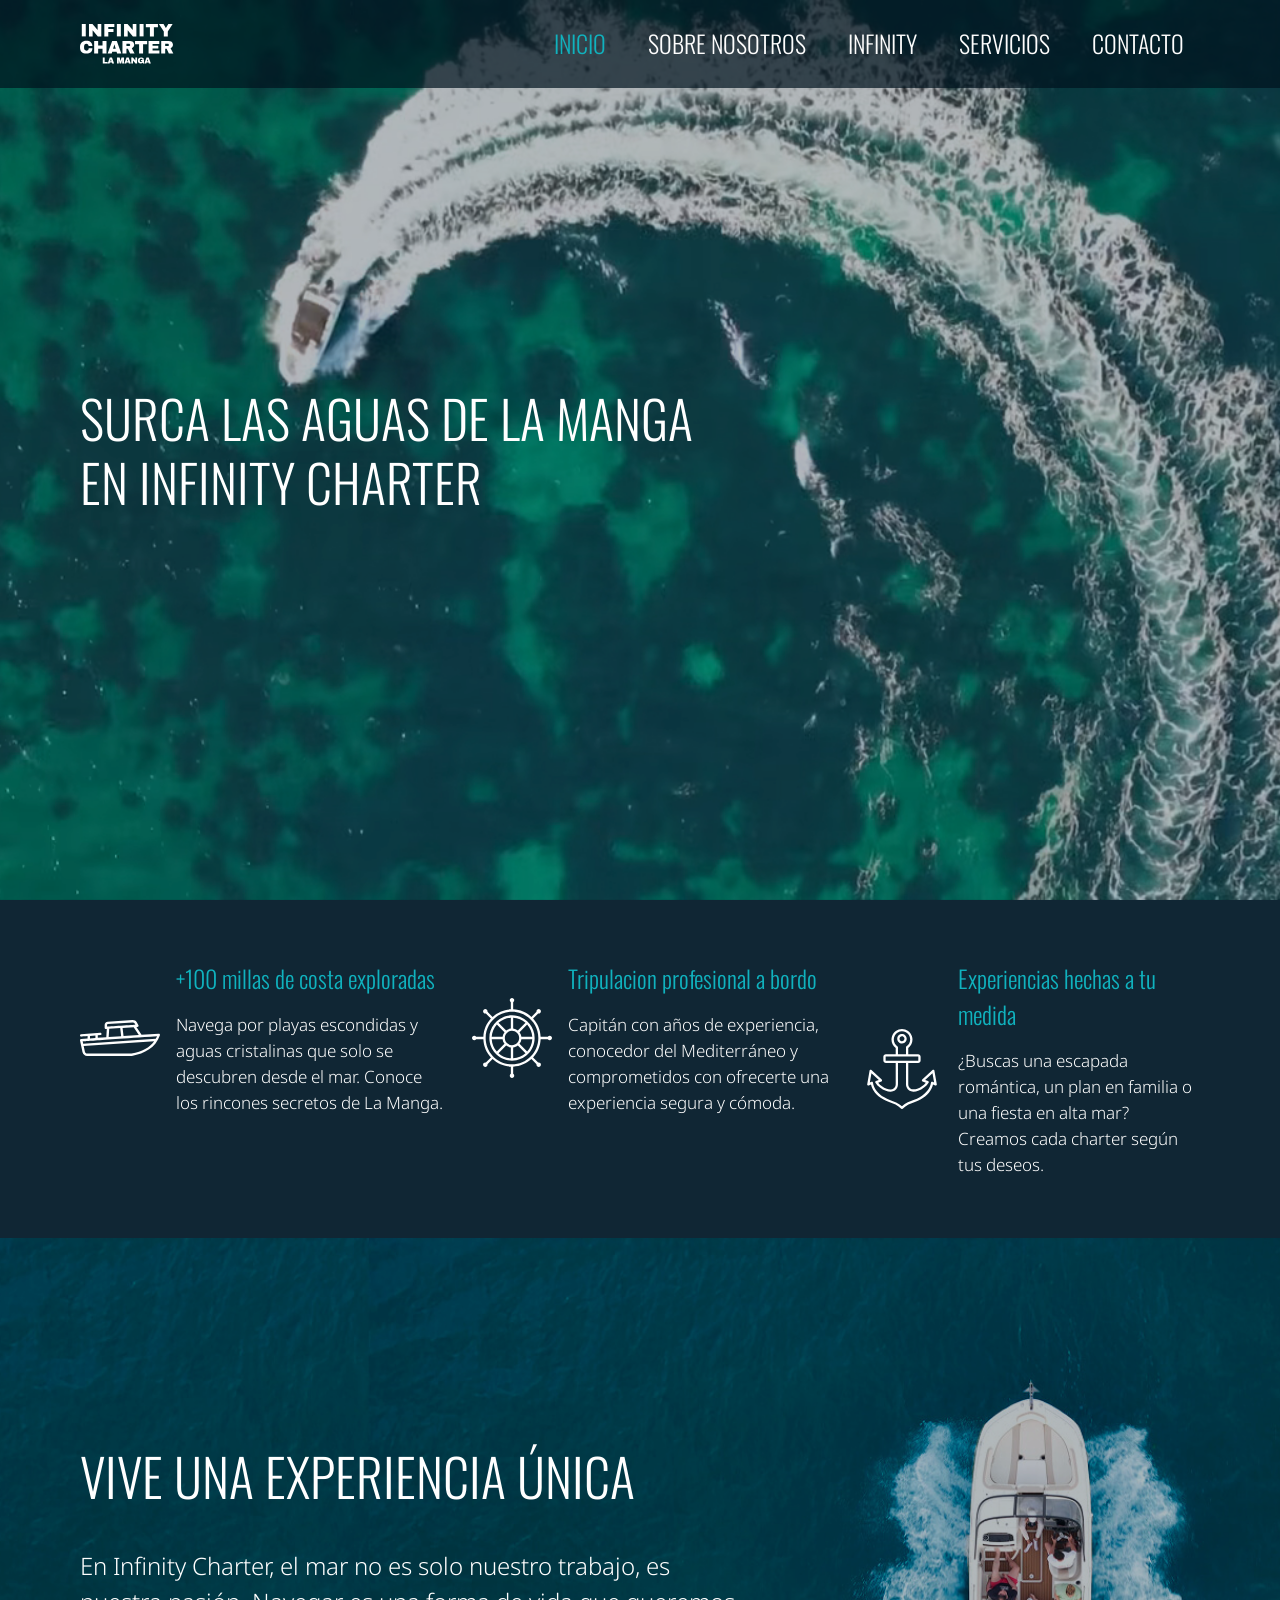
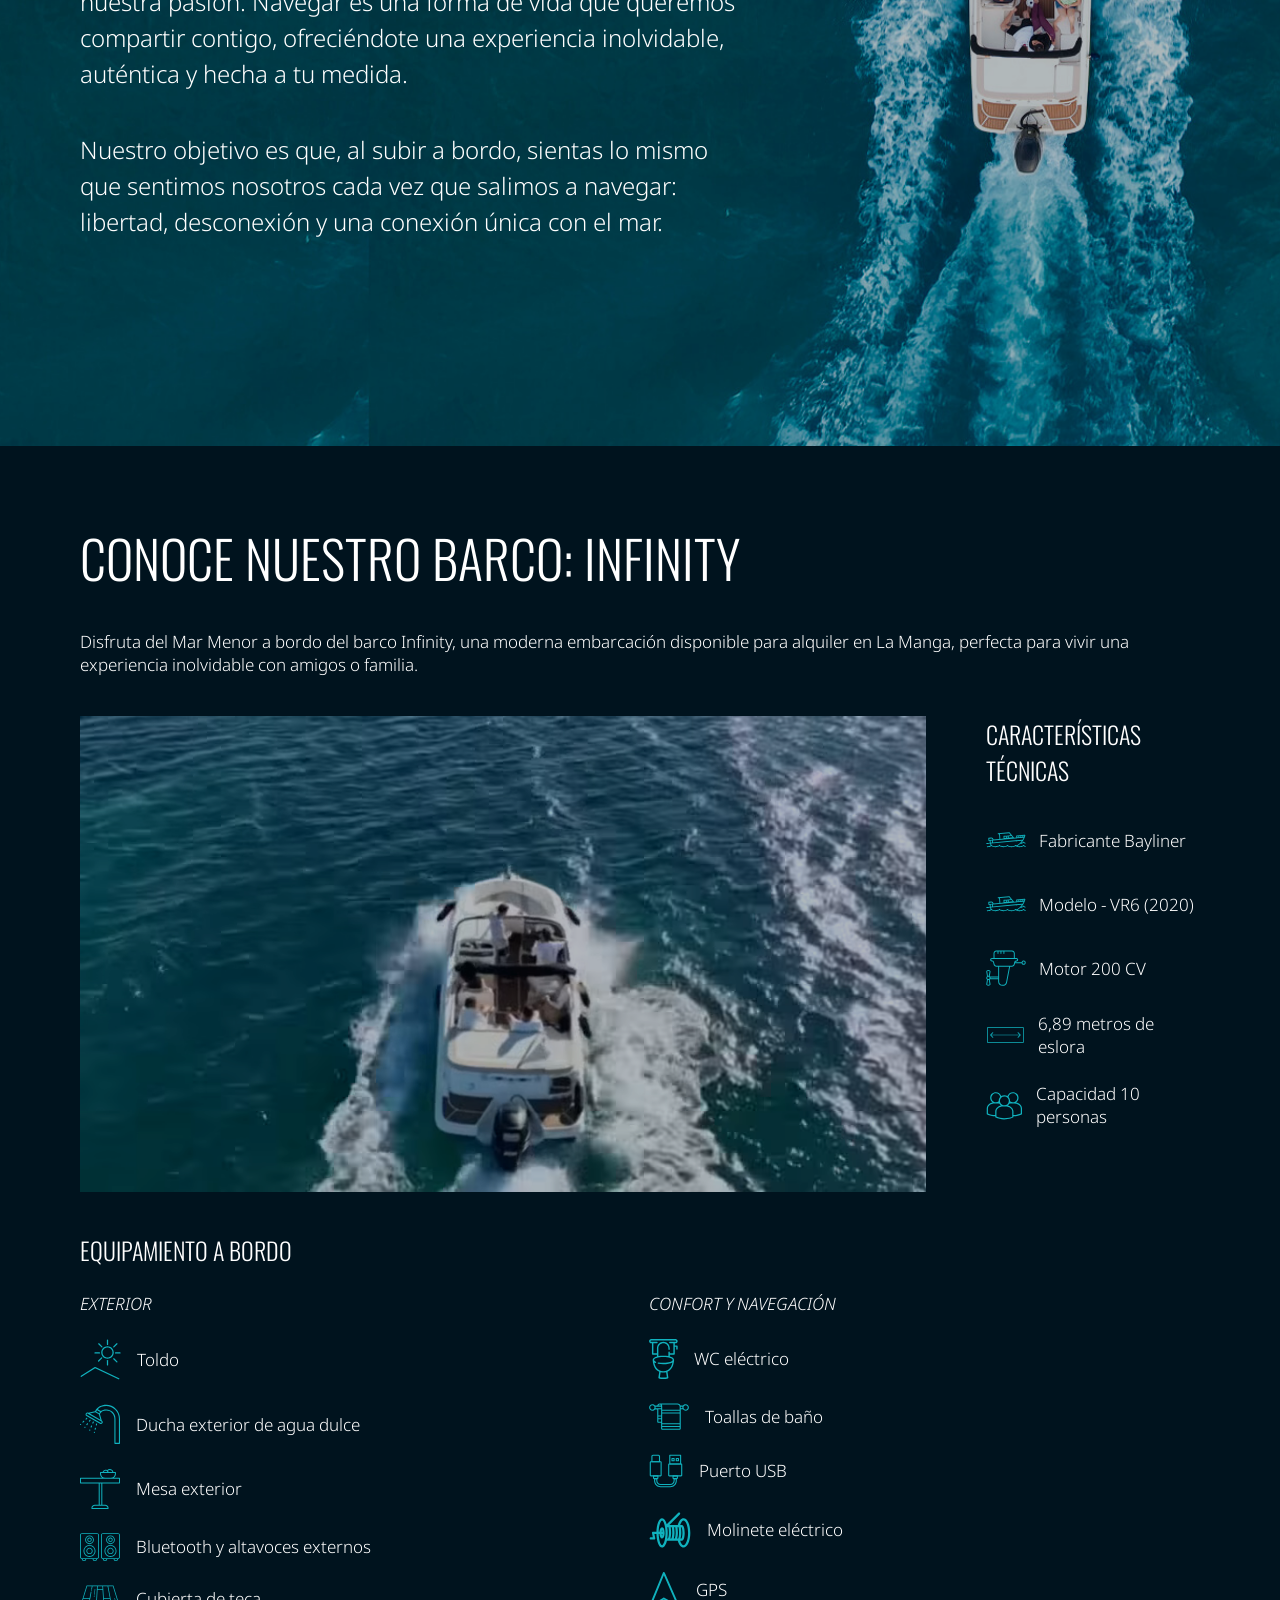
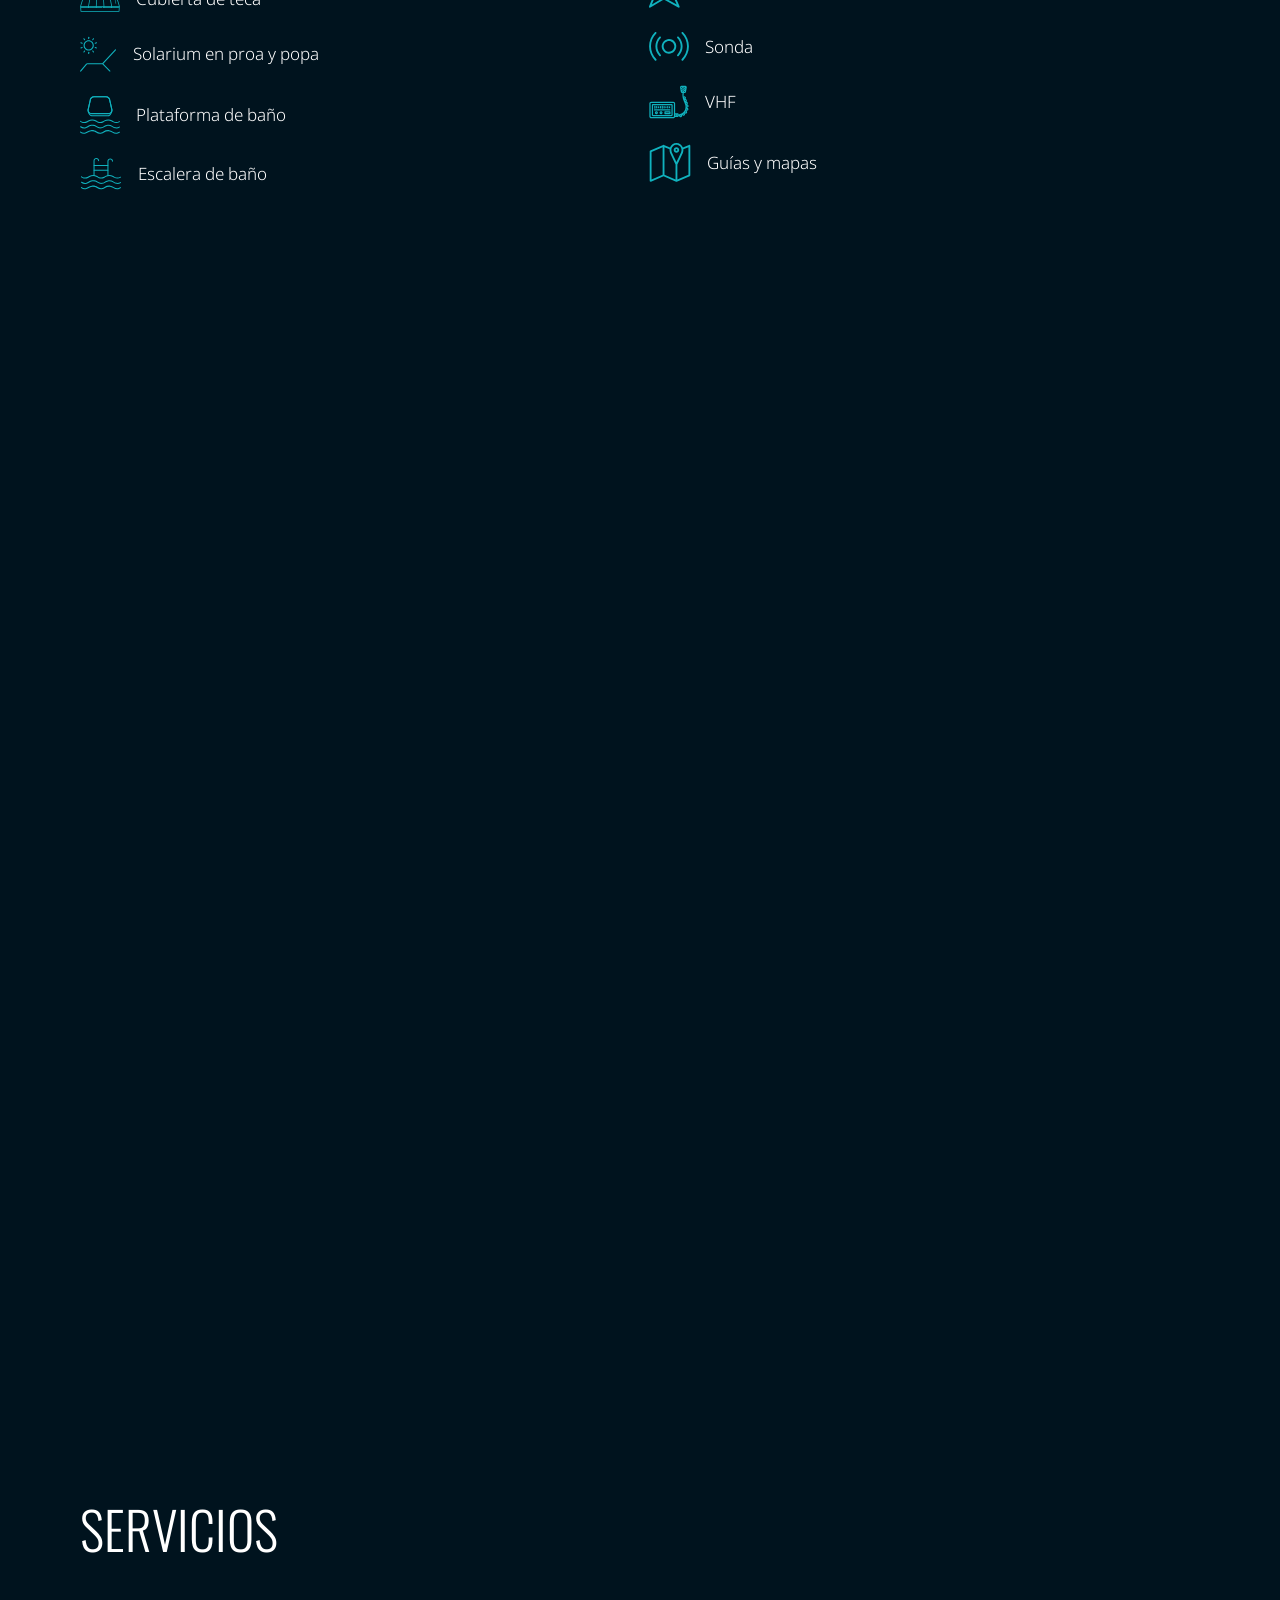
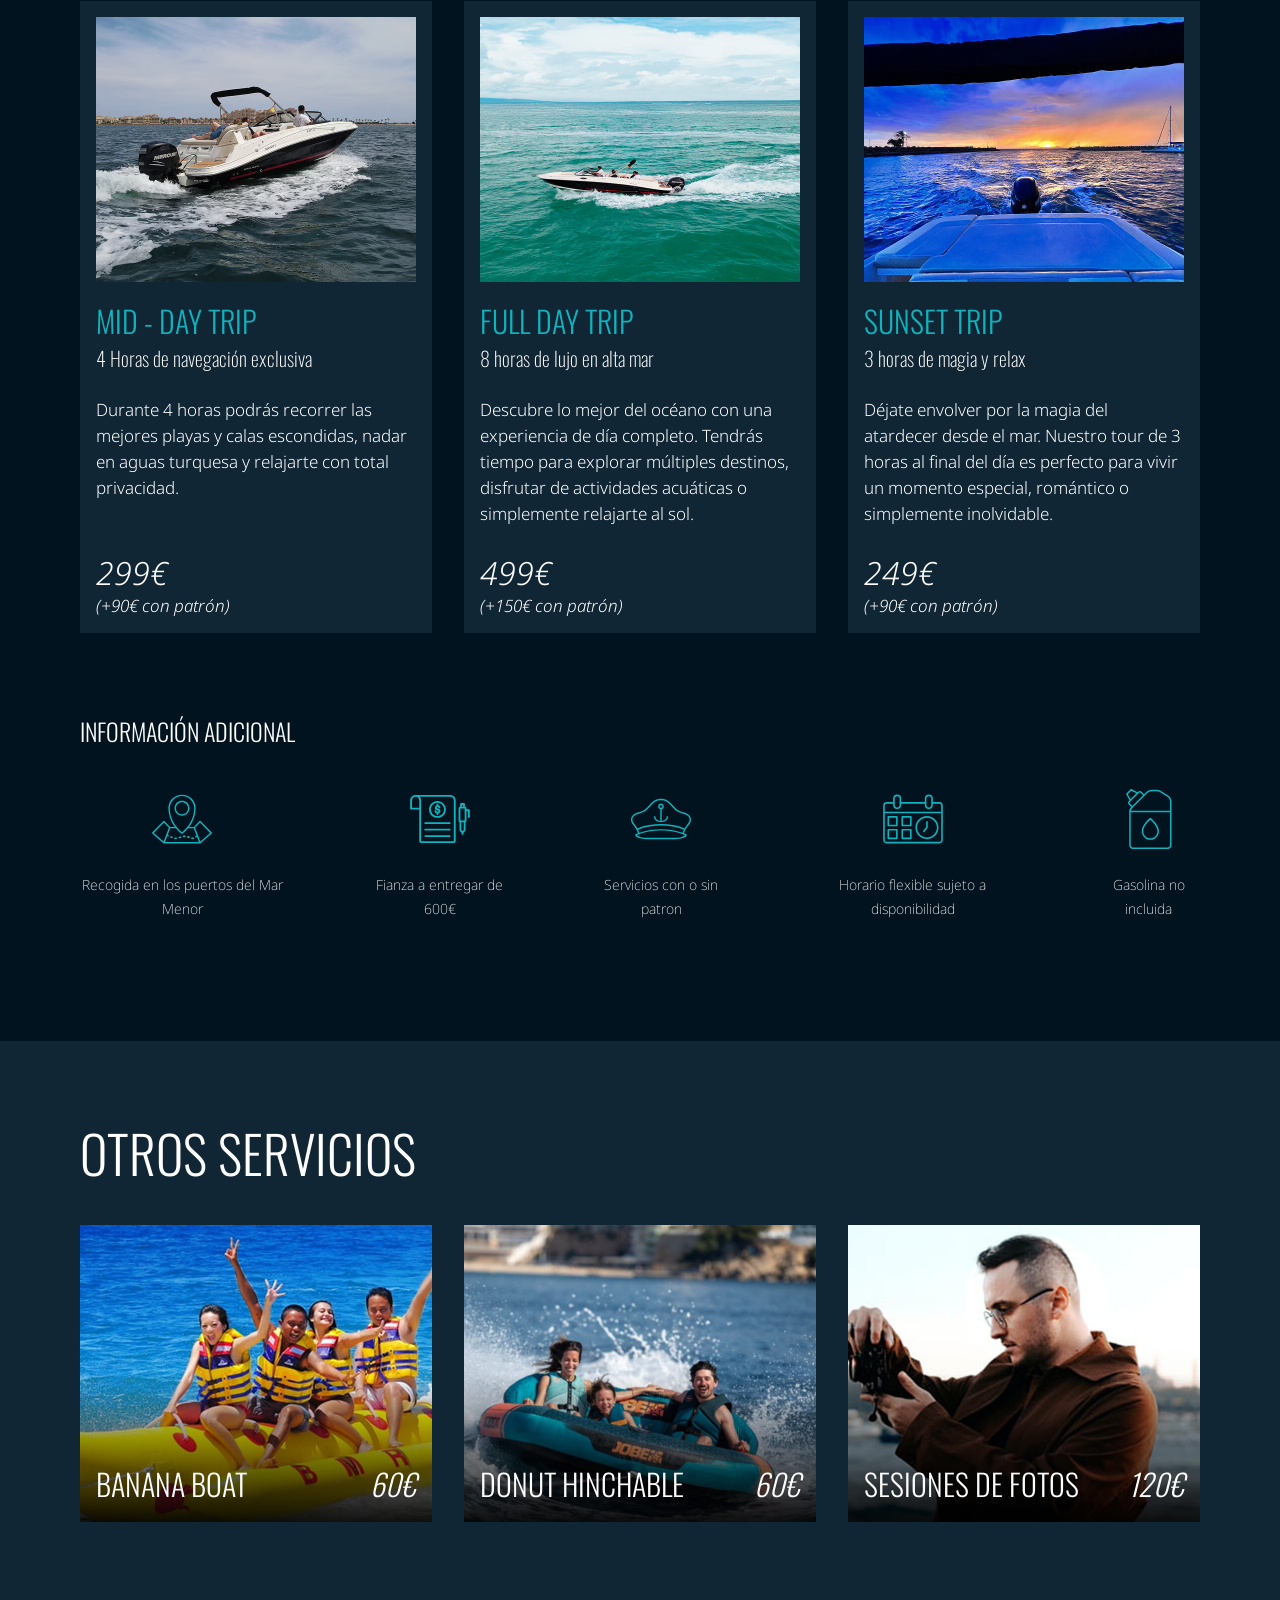
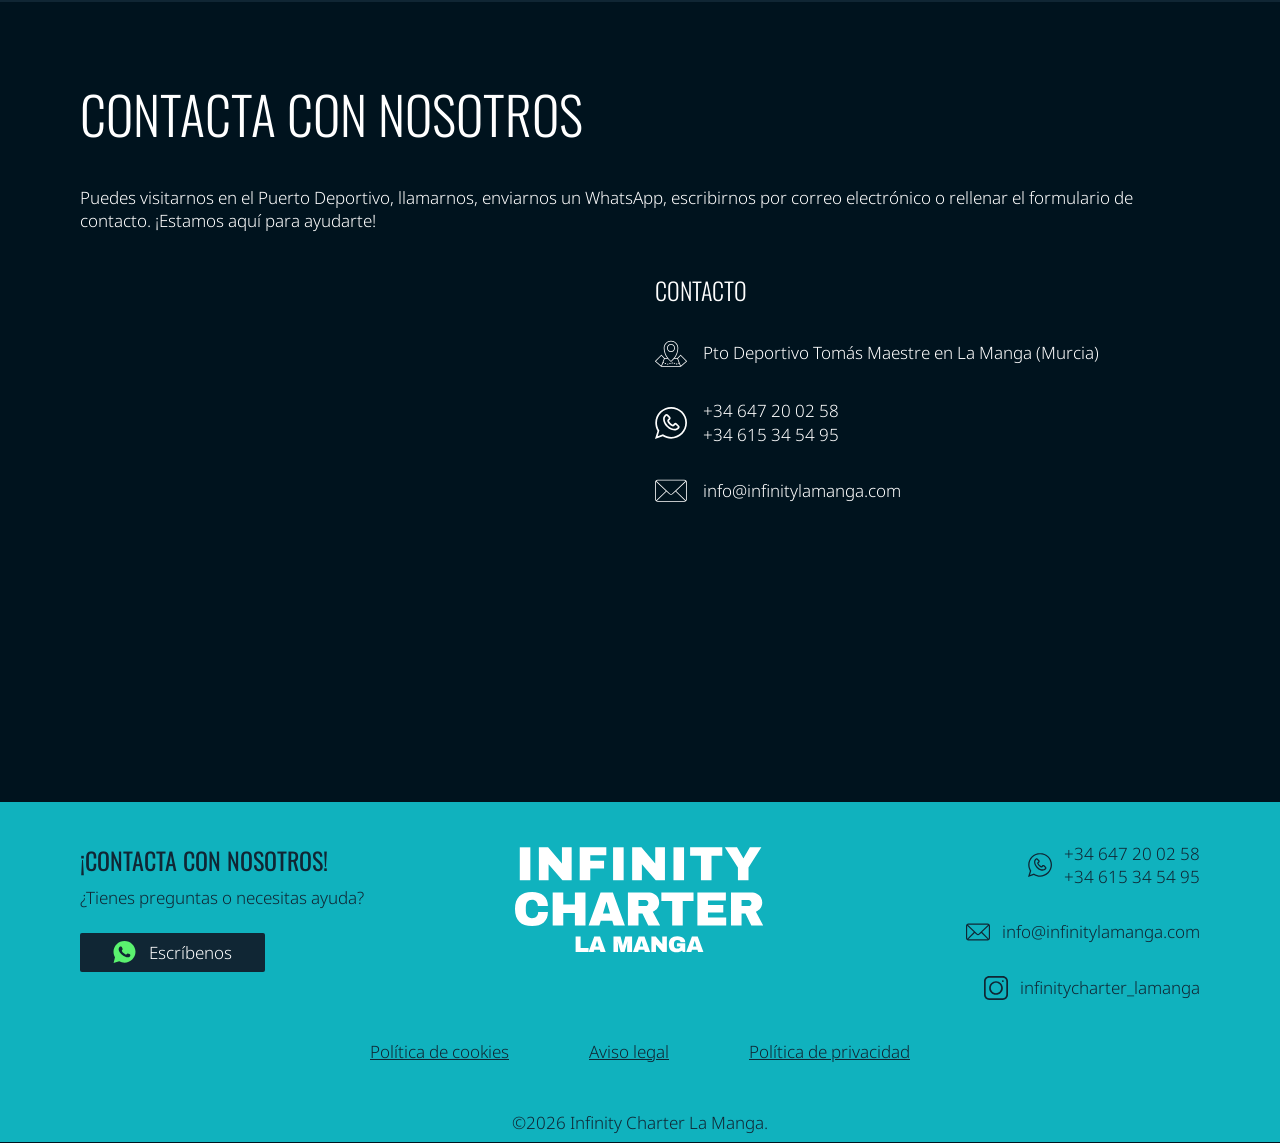
<file: index.html>
<!DOCTYPE html>
<html lang="es">
<head>
    <script async src="https://www.googletagmanager.com/gtag/js?id=G-N32B2BSDCK"></script>
    <script>
    window.dataLayer = window.dataLayer || [];
    function gtag(){dataLayer.push(arguments);}
    gtag('js', new Date());

    gtag('config', 'G-N32B2BSDCK');
    </script>
    <meta charset="UTF-8">
    <meta name="viewport" content="width=device-width, initial-scale=1.0">
    <link rel="icon" href="assets/img/favicon-infinity.jpg" type="image/jpeg">
    <link rel="stylesheet" href="css/reset.css">
    <link rel="stylesheet" href="css/index.css">
    <script src="js/index.js" defer></script>

    <title>Alquiler de Barco en La Manga, Murcia | Infinity Charter - Experiencias Únicas en el Mar</title>

    <meta name="title" content="Alquiler de Barco en La Manga, Murcia | Infinity Charter - Experiencias Únicas en el Mar">
    <meta name="description" content="Alquiler de barco en Murcia, La Manga. Disfruta de las mejores aguas en Infinity Charter. Musica, actividades acuáticas, atardeceres... ¿Te lo vas a perder?">

    <meta property="og:type" content="website">
    <meta property="og:url" content="https://infinitylamanga.com">
    <meta property="og:title" content="Alquiler de Barco en La Manga, Murcia | Infinity Charter - Experiencias Únicas en el Mar">
    <meta property="og:description" content="Alquila tu barco en Murcia, La Manga. Disfruta de las mejores aguas en Infinity Charter. Musica, actividades acuáticas, atardeceres... ¿Te lo vas a perder?">
    <meta property="og:image" content="assets/img/preview-infinity.webp">

    <meta name="keywords" content="alquiler barco La Manga, alquiler barco Murcia, barco La Manga, alquiler barco Mar Menor, barco sin licencia Murcia">
    <meta name="author" content="Infinity Charter La Manga">
    <meta name="robots" content="index, follow">
    <link rel="canonical" href="https://infinitylamanga.com">
    <meta property="og:locale" content="es_ES">
    <meta property="og:site_name" content="Infinity Charter La Manga">
    <script type="application/ld+json">
    {
    "@context": "https://schema.org",
    "@type": "BoatRental",
    "name": "Infinity Charter La Manga",
    "url": "https://infinitylamanga.com",
    "logo": "https://infinitylamanga.com/assets/img/preview-infinity.webp",
    "image": "https://infinitylamanga.com/assets/img/preview-infinity.webp",
    "description": "Alquiler de barcos en La Manga del Mar Menor. Experiencias únicas en el mar con Infinity Charter: música, atardeceres y actividades acuáticas.",
    "telephone": [
        "+34647200258",
        "+34615345495"
    ],
    "email": "info@infinitylamanga.com",
    "address": {
        "@type": "PostalAddress",
        "streetAddress": "Puerto Deportivo Tomás Maestre",
        "addressLocality": "La Manga del Mar Menor",
        "addressRegion": "Murcia",
        "postalCode": "30380",
        "addressCountry": "ES"
    },
    "geo": {
        "@type": "GeoCoordinates",
        "latitude": 37.74574,
        "longitude": -0.75140
    },
    "openingHoursSpecification": {
        "@type": "OpeningHoursSpecification",
        "dayOfWeek": [
        "Monday",
        "Tuesday",
        "Wednesday",
        "Thursday",
        "Friday",
        "Saturday",
        "Sunday"
        ],
        "opens": "09:00",
        "closes": "21:00"
    },
    "priceRange": "€€",
    "sameAs": [
        "https://www.instagram.com/infinitycharter_lamanga/"
        ]
    }
</script>

</head>
<body>
    <noscript><iframe src="https://www.googletagmanager.com/ns.html?id=GTM-NCX3JPV6"
    height="0" width="0" style="display:none;visibility:hidden"></iframe></noscript>
    <header class="Header">
        <div class="Header-wrapper">
            <div class="Header-logo--container">
                <a href="index.html" class="Header-logo--link" title="Ir a inicio">
                    <svg class="Header-logo--svg" width="94" height="40" viewBox="0 0 94 40" fill="none" xmlns="http://www.w3.org/2000/svg">
                        <path d="M1.79852 12.384V0H5.77652V12.384H1.79852Z" fill="white"/>
                        <path d="M17.8306 12.384L12.6286 6.372V12.384H8.97462V0H12.4486L17.6506 6.102V0H21.3046V12.384H17.8306Z" fill="white"/>
                        <path d="M24.3288 0H34.3368V2.97H28.3068V5.094H33.4908V7.938H28.3068V12.384H24.3288V0Z" fill="white"/>
                        <path d="M36.8746 12.384V0H40.8526V12.384H36.8746Z" fill="white"/>
                        <path d="M52.9067 12.384L47.7047 6.372V12.384H44.0507V0H47.5247L52.7267 6.102V0H56.3807V12.384H52.9067Z" fill="white"/>
                        <path d="M59.5849 12.384V0H63.5629V12.384H59.5849Z" fill="white"/>
                        <path d="M73.889 3.168V12.384H69.9109V3.168H65.8429V0H77.939V3.168H73.889Z" fill="white"/>
                        <path d="M87.7972 12.384H83.8192V7.578L78.9052 0H83.4772L85.8532 4.122H85.9252L88.3012 0H92.6392L87.7972 7.578V12.384Z" fill="white"/>
                        <path d="M6.426 16.784C8.262 16.784 9.714 17.246 10.782 18.17C11.85 19.082 12.384 20.39 12.384 22.094H8.586C8.586 21.374 8.394 20.804 8.01 20.384C7.638 19.964 7.104 19.754 6.408 19.754C5.604 19.754 5.01 20.006 4.626 20.51C4.254 21.014 4.068 21.716 4.068 22.616V23.768C4.068 24.656 4.254 25.358 4.626 25.874C5.01 26.378 5.592 26.63 6.372 26.63C7.14 26.63 7.722 26.432 8.118 26.036C8.514 25.64 8.712 25.082 8.712 24.362H12.384C12.384 26.054 11.862 27.35 10.818 28.25C9.786 29.15 8.322 29.6 6.426 29.6C4.314 29.6 2.712 29.06 1.62 27.98C0.54 26.9 0 25.304 0 23.192C0 21.08 0.54 19.484 1.62 18.404C2.712 17.324 4.314 16.784 6.426 16.784Z" fill="white"/>
                        <path d="M22.5238 29.384V24.686H18.1498V29.384H14.1718V17H18.1498V21.518H22.5238V17H26.5018V29.384H22.5238Z" fill="white"/>
                        <path d="M37.1039 29.384L36.5819 27.638H32.2439L31.7219 29.384H27.6539L32.1719 17H36.7979L41.3159 29.384H37.1039ZM33.0719 24.866H35.7539L34.4579 20.456H34.3859L33.0719 24.866Z" fill="white"/>
                        <path d="M54.2097 20.798C54.2097 21.554 54.0057 22.238 53.5977 22.85C53.1897 23.462 52.5957 23.912 51.8157 24.2L54.5697 29.384H50.1057L47.9097 24.866H46.4337V29.384H42.4557V17H50.0337C50.9217 17 51.6777 17.174 52.3017 17.522C52.9377 17.858 53.4117 18.32 53.7237 18.908C54.0477 19.484 54.2097 20.114 54.2097 20.798ZM50.1597 20.96C50.1597 20.636 50.0517 20.366 49.8357 20.15C49.6197 19.934 49.3557 19.826 49.0437 19.826H46.4337V22.112H49.0437C49.3557 22.112 49.6197 22.004 49.8357 21.788C50.0517 21.56 50.1597 21.284 50.1597 20.96Z" fill="white"/>
                        <path d="M63.0752 20.168V29.384H59.0972V20.168H55.0292V17H67.1252V20.168H63.0752Z" fill="white"/>
                        <path d="M68.5775 17H79.2875V19.97H72.5555V21.68H78.3155V24.524H72.5555V26.414H79.4135V29.384H68.5775V17Z" fill="white"/>
                        <path d="M92.9617 20.798C92.9617 21.554 92.7577 22.238 92.3497 22.85C91.9417 23.462 91.3477 23.912 90.5677 24.2L93.3217 29.384H88.8577L86.6617 24.866H85.1857V29.384H81.2077V17H88.7857C89.6737 17 90.4297 17.174 91.0537 17.522C91.6897 17.858 92.1637 18.32 92.4757 18.908C92.7997 19.484 92.9617 20.114 92.9617 20.798ZM88.9117 20.96C88.9117 20.636 88.8037 20.366 88.5877 20.15C88.3717 19.934 88.1077 19.826 87.7957 19.826H85.1857V22.112H87.7957C88.1077 22.112 88.3717 22.004 88.5877 21.788C88.8037 21.56 88.9117 21.284 88.9117 20.96Z" fill="white"/>
                        <path d="M22.7917 33.536H24.6702V37.888H27.6707V39.384H22.7917V33.536Z" fill="white"/>
                        <path d="M32.1246 39.384L31.8781 38.5595H29.8296L29.5831 39.384H27.6621L29.7956 33.536H31.9801L34.1136 39.384H32.1246ZM30.2206 37.2505H31.4871L30.8751 35.168H30.8411L30.2206 37.2505Z" fill="white"/>
                        <path d="M42.1659 39.384V37.276C42.1659 37.0153 42.1744 36.749 42.1914 36.477C42.214 36.1993 42.2367 35.967 42.2594 35.78C42.282 35.593 42.2962 35.474 42.3019 35.423H42.2679L41.1884 39.384H39.7179L38.6299 35.4315H38.5959C38.6015 35.4825 38.6157 35.6015 38.6384 35.7885C38.6667 35.9698 38.6922 36.1993 38.7149 36.477C38.7375 36.749 38.7489 37.0153 38.7489 37.276V39.384H37.0234V33.536H39.6754L40.5594 36.9105H40.5934L41.4689 33.536H44.0274V39.384H42.1659Z" fill="white"/>
                        <path d="M48.8327 39.384L48.5862 38.5595H46.5377L46.2912 39.384H44.3702L46.5037 33.536H48.6882L50.8217 39.384H48.8327ZM46.9287 37.2505H48.1952L47.5832 35.168H47.5492L46.9287 37.2505Z" fill="white"/>
                        <path d="M55.457 39.384L53.0005 36.545V39.384H51.275V33.536H52.9155L55.372 36.4175V33.536H57.0975V39.384H55.457Z" fill="white"/>
                        <path d="M61.0415 33.434C61.6025 33.434 62.1069 33.519 62.5545 33.689C63.0022 33.859 63.3564 34.1112 63.617 34.4455C63.8834 34.7742 64.0165 35.1765 64.0165 35.6525H62.223C62.223 35.4088 62.1154 35.2133 61.9 35.066C61.6847 34.913 61.424 34.8365 61.118 34.8365C60.676 34.8365 60.3417 34.9555 60.115 35.1935C59.8884 35.4258 59.775 35.7573 59.775 36.188V36.732C59.775 37.1627 59.8884 37.497 60.115 37.735C60.3417 37.9673 60.676 38.0835 61.118 38.0835C61.424 38.0835 61.6847 38.0127 61.9 37.871C62.1154 37.7237 62.223 37.5367 62.223 37.31H60.897V36.12H64.0165V39.384H63.0475L62.8605 38.806C62.3279 39.2593 61.6309 39.486 60.7695 39.486C59.8005 39.486 59.0724 39.2338 58.585 38.7295C58.0977 38.2195 57.854 37.463 57.854 36.46C57.854 35.4683 58.1289 34.7175 58.6785 34.2075C59.2339 33.6918 60.0215 33.434 61.0415 33.434Z" fill="white"/>
                        <path d="M68.8446 39.384L68.5981 38.5595H66.5496L66.3031 39.384H64.3821L66.5156 33.536H68.7001L70.8336 39.384H68.8446ZM66.9406 37.2505H68.2071L67.5951 35.168H67.5611L66.9406 37.2505Z" fill="white"/>
                    </svg>
                </a>
            </div>
            <nav class="Header-nav">
                <ul class="Header-ul Nav">
                    <li class="Nav-li">
                        <a href="#HERO" class="Nav-a" title="Ir a Inicio">Inicio</a>
                    </li>
                    <li class="Nav-li">
                        <a href="#ABOUT" class="Nav-a" title="Ir a Sobre nosotros">Sobre nosotros</a>
                    </li>
                    <li class="Nav-li">
                        <a href="#INFINITY" class="Nav-a" title="Ir a Infinity">Infinity</a>
                    </li>
                    <li class="Nav-li">
                        <a href="#SERVICES" class="Nav-a" title="Ir a Servicios">Servicios</a>
                    </li>
                    <li class="Nav-li">
                        <a href="#CONTACT" class="Nav-a" title="Ir a Contacto">Contacto</a>
                    </li>
                </ul>
            </nav>
            <div class="Menu-wrapper">
                <button class="Nav-btn" title="Abrir al menú">
                    <svg class="Menu-svg" width="24" height="24" viewBox="0 0 24 24" fill="none" xmlns="http://www.w3.org/2000/svg">
                        <path d="M23.25 17.7642C23.6642 17.7642 24 18.0999 24 18.5142C24 18.9284 23.6642 19.2642 23.25 19.2642H0.75C0.335786 19.2642 0 18.9284 0 18.5142C0 18.0999 0.335786 17.7642 0.75 17.7642H23.25ZM23.25 11.7642C23.6642 11.7642 24 12.0999 24 12.5142C24 12.9284 23.6642 13.2642 23.25 13.2642H0.75C0.335786 13.2642 0 12.9284 0 12.5142C0 12.0999 0.335786 11.7642 0.75 11.7642H23.25ZM23.25 5.76416C23.6642 5.76416 24 6.09995 24 6.51416C24 6.92837 23.6642 7.26416 23.25 7.26416H0.75C0.335786 7.26416 0 6.92837 0 6.51416C0 6.09995 0.335786 5.76416 0.75 5.76416H23.25Z" fill="white"/>
                    </svg>
                </button>
            </div>
        </div>
    </header>
    <main class="Main">
        <div id="HERO" class="Hero-wrapper">
            <video
            class="Hero-video"
            loop
            autoplay
            muted
            playsinline
            poster="assets/img/poster-hero-1360x768.webp"
            >
            <source class="Hero-video--webm" src="assets/video/video-hero-1360x768.webm" type="video/webm">
            <source class="Hero-video--mp4" src="assets/video/video-hero-1360x768.mp4" type="video/mp4">
            </video>
            <h1 class="Hero-h1">Surca las aguas de La Manga en Infinity Charter</h1>
        </div>
        <section id="ABOUT" class="Section About">
            <div class="Skills-wrapper">
                <h2 class="Skills-h2 H2">¿Por qué alquilar un barco en La Manga con Infinity Charter?</h2>
                <ul class="Skills-ul">
                    <li class="Skills-li">
                        <div class="Svg-wrapper">
                            <svg class="Skills-svg" width="80" height="36" viewBox="0 0 80 36" fill="none" xmlns="http://www.w3.org/2000/svg">
                                <path d="M78.7271 13.6251L61.5428 14.8097L56.4237 7.0136L57.4622 6.94437C58.3621 6.88283 58.8583 5.89823 58.4198 5.14442L56.7891 2.34835C55.8968 0.821428 54.2469 -0.0554575 52.4853 0.0599377L27.6931 1.69841C25.9892 1.8138 24.6509 3.24069 24.6509 4.94454V7.82913C24.6509 8.15605 24.7893 8.47143 25.0355 8.70604C25.2547 8.90988 25.5508 9.02911 25.8508 9.02911C25.8778 9.02911 25.9047 9.02911 25.9316 9.02141L26.8008 8.96757H26.8047L26.2739 17.2483L17.7856 17.829V15.3021L20.424 15.0906C21.0855 15.0368 21.5779 14.4599 21.524 13.7983C21.4701 13.1368 20.8855 12.6521 20.2317 12.6983L1.10484 14.2329C0.443305 14.2868 -0.0490154 14.8637 0.00484226 15.5252C0.0548413 16.1521 0.577909 16.629 1.1971 16.629C1.27786 16.629 0.60864 16.679 7.597 16.1214V18.5405L1.11636 18.9867C0.400986 19.029 -0.129753 19.7174 0.0278813 20.4329C3.50087 36.6906 2.30477 31.0823 2.56244 32.2983C3.01628 34.4136 4.92007 35.9482 7.0855 35.9482C53.7615 35.9405 51.6584 35.9674 51.8731 35.929C64.7733 33.4598 75.6226 27.6829 79.9303 15.2218C80.2226 14.4026 79.5533 13.5603 78.7187 13.6334L78.7271 13.6251ZM43.5502 16.0519L42.5849 7.92898L53.6734 7.19438L58.8003 15.002L43.5502 16.0519ZM27.0542 4.94859C27.0542 4.50245 27.4119 4.12553 27.8542 4.09092L52.6543 2.46022C53.3159 2.36407 54.2505 2.74868 54.7236 3.55638L55.3736 4.67941C55.3043 4.68326 26.9698 6.55626 27.0545 6.54858V4.94476L27.0542 4.94859ZM29.2234 8.80626L40.185 8.08704L41.1503 16.2254L28.6971 17.083H28.6932L29.2234 8.80626ZM10.004 15.9293L15.3962 15.4985V17.9985L10.004 18.3754V15.9293ZM77.015 16.1485C76.6342 17.0523 76.0073 18.2754 75.8034 18.6292L3.17724 23.6446L2.66956 21.2831C2.66956 21.2831 6.27723 21.0254 77.0148 16.1524L77.015 16.1485ZM51.5384 33.5484L7.09251 33.5445C6.05021 33.5445 5.13482 32.8061 4.91949 31.783L3.68106 26.01L74.2031 21.1408C69.6685 27.4215 62.2225 31.4831 51.5347 33.5488L51.5384 33.5484Z" fill="#FEFEFE"/>
                            </svg>
                        </div>
                        <div class="Skills-text--wrapper">
                            <h3 class="Skills-h3">+100 millas de costa exploradas</h3>
                            <div class="Svg-wrapper--mobile">
                                <svg class="Skills-svg" width="80" height="80" viewBox="0 0 80 36" fill="none" xmlns="http://www.w3.org/2000/svg">
                                    <path d="M78.7271 13.6251L61.5428 14.8097L56.4237 7.0136L57.4622 6.94437C58.3621 6.88283 58.8583 5.89823 58.4198 5.14442L56.7891 2.34835C55.8968 0.821428 54.2469 -0.0554575 52.4853 0.0599377L27.6931 1.69841C25.9892 1.8138 24.6509 3.24069 24.6509 4.94454V7.82913C24.6509 8.15605 24.7893 8.47143 25.0355 8.70604C25.2547 8.90988 25.5508 9.02911 25.8508 9.02911C25.8778 9.02911 25.9047 9.02911 25.9316 9.02141L26.8008 8.96757H26.8047L26.2739 17.2483L17.7856 17.829V15.3021L20.424 15.0906C21.0855 15.0368 21.5779 14.4599 21.524 13.7983C21.4701 13.1368 20.8855 12.6521 20.2317 12.6983L1.10484 14.2329C0.443305 14.2868 -0.0490154 14.8637 0.00484226 15.5252C0.0548413 16.1521 0.577909 16.629 1.1971 16.629C1.27786 16.629 0.60864 16.679 7.597 16.1214V18.5405L1.11636 18.9867C0.400986 19.029 -0.129753 19.7174 0.0278813 20.4329C3.50087 36.6906 2.30477 31.0823 2.56244 32.2983C3.01628 34.4136 4.92007 35.9482 7.0855 35.9482C53.7615 35.9405 51.6584 35.9674 51.8731 35.929C64.7733 33.4598 75.6226 27.6829 79.9303 15.2218C80.2226 14.4026 79.5533 13.5603 78.7187 13.6334L78.7271 13.6251ZM43.5502 16.0519L42.5849 7.92898L53.6734 7.19438L58.8003 15.002L43.5502 16.0519ZM27.0542 4.94859C27.0542 4.50245 27.4119 4.12553 27.8542 4.09092L52.6543 2.46022C53.3159 2.36407 54.2505 2.74868 54.7236 3.55638L55.3736 4.67941C55.3043 4.68326 26.9698 6.55626 27.0545 6.54858V4.94476L27.0542 4.94859ZM29.2234 8.80626L40.185 8.08704L41.1503 16.2254L28.6971 17.083H28.6932L29.2234 8.80626ZM10.004 15.9293L15.3962 15.4985V17.9985L10.004 18.3754V15.9293ZM77.015 16.1485C76.6342 17.0523 76.0073 18.2754 75.8034 18.6292L3.17724 23.6446L2.66956 21.2831C2.66956 21.2831 6.27723 21.0254 77.0148 16.1524L77.015 16.1485ZM51.5384 33.5484L7.09251 33.5445C6.05021 33.5445 5.13482 32.8061 4.91949 31.783L3.68106 26.01L74.2031 21.1408C69.6685 27.4215 62.2225 31.4831 51.5347 33.5488L51.5384 33.5484Z" fill="#FEFEFE"/>
                                </svg>
                            </div>
                            <p class="Skills-paragraph">Navega por playas escondidas y aguas cristalinas que solo se descubren desde el mar. Conoce los rincones secretos de La Manga.</p>
                        </div>
                    </li>
                    <li class="Skills-li">
                        <div class="Svg-wrapper">
                            <svg class="Skills-svg" width="80" height="80" viewBox="0 0 80 80" fill="none" xmlns="http://www.w3.org/2000/svg">
                                <path d="M39.9986 17.3578C27.5138 17.3578 17.3576 27.5151 17.3576 39.9991C17.3576 52.4831 27.5138 62.6404 39.9986 62.6404C52.4835 62.6404 62.6396 52.484 62.6396 39.9991C62.6396 27.5142 52.4835 17.3578 39.9986 17.3578ZM49.4322 38.8325C49.2274 37.1643 48.5823 35.5403 47.4969 34.1509L55.1522 26.4955C58.1142 29.8157 60.0034 34.1103 60.2722 38.8325H49.4322ZM34.1496 47.4984C35.5092 48.563 37.1179 49.2297 38.8321 49.4381V60.2738C34.1099 60.005 29.8145 58.1157 26.4952 55.1537L34.1496 47.4984ZM41.1652 49.4372C42.8794 49.2288 44.4881 48.5621 45.8477 47.4975L53.5029 55.1528C50.1828 58.1148 45.8883 60.0041 41.1661 60.2729L41.1652 49.4372ZM45.0745 45.075C43.7185 46.431 41.9158 47.1772 39.9986 47.1772C38.0814 47.1772 36.2788 46.4301 34.9228 45.075C32.1241 42.2763 32.1241 37.7219 34.9228 34.9232C37.7215 32.1245 42.2758 32.1245 45.0745 34.9232C47.8731 37.7219 47.8731 42.2763 45.0745 45.075ZM45.8468 32.5007C44.4574 31.4154 42.8334 30.7703 41.1652 30.5655V19.7253C45.8874 19.9941 50.1828 21.8834 53.502 24.8454L45.8468 32.5007ZM38.8321 30.5655C37.1639 30.7703 35.5399 31.4154 34.1505 32.5007L26.4952 24.8454C29.8154 21.8834 34.1099 19.9941 38.8321 19.7253V30.5655ZM24.8451 26.4955L32.5004 34.1509C31.415 35.5403 30.7699 37.1643 30.5651 38.8325H19.725C19.9939 34.1103 21.8831 29.8148 24.8451 26.4955ZM19.725 41.1657H30.566C30.7708 42.8339 31.4159 44.4579 32.5013 45.8473L24.846 53.5027C21.8831 50.1834 19.9939 45.8879 19.725 41.1657ZM55.1522 53.5036L47.4969 45.8482C48.5823 44.4588 49.2274 42.8348 49.4322 41.1666H60.2731C60.0034 45.8879 58.1142 50.1834 55.1522 53.5036ZM77.7535 37.7553C76.9424 37.7553 76.2333 38.1874 75.839 38.8325H68.6403C68.3579 31.8069 65.5348 25.4237 61.0671 20.5797L66.1664 15.4803C66.9017 15.6581 67.7083 15.4623 68.2821 14.8885C69.1581 14.0124 69.1581 12.5914 68.2821 11.7144C67.406 10.8384 65.985 10.8384 65.1081 11.7144C64.5343 12.2883 64.3385 13.0948 64.5163 13.8302L59.4169 18.9295C54.573 14.4617 48.1907 11.6387 41.1643 11.3563V4.15834C41.8094 3.76407 42.2415 3.05582 42.2415 2.24383C42.2415 1.00417 41.2365 0 39.9977 0C38.759 0 37.7539 1.00507 37.7539 2.24383C37.7539 3.05492 38.1861 3.76407 38.8312 4.15834V11.3572C31.8057 11.6396 25.4225 14.4626 20.5785 18.9304L15.4792 13.8311C15.657 13.0957 15.4612 12.2892 14.8874 11.7153C14.0113 10.8393 12.5904 10.8393 11.7134 11.7153C10.8374 12.5914 10.8374 14.0124 11.7134 14.8894C12.2872 15.4632 13.0938 15.659 13.8291 15.4812L18.9284 20.5806C14.4606 25.4246 11.6376 31.8069 11.3552 38.8334H4.15829C3.76403 38.1883 3.05489 37.7562 2.2438 37.7562C1.00416 37.7562 0 38.7612 0 40C0 41.2397 1.00506 42.2438 2.2438 42.2438C3.05579 42.2438 3.76403 41.8117 4.15829 41.1666H11.357C11.6394 48.1922 14.4625 54.5754 18.9302 59.4194L13.8309 64.5188C13.0956 64.341 12.289 64.5368 11.7152 65.1106C10.8392 65.9867 10.8392 67.4077 11.7152 68.2847C12.5913 69.1607 14.0122 69.1607 14.8892 68.2847C15.463 67.7108 15.6588 66.9043 15.481 66.1689L20.5803 61.0696C25.4243 65.5374 31.8066 68.3604 38.833 68.6428V75.8417C38.1879 76.2359 37.7557 76.9442 37.7557 77.7562C37.7557 78.9958 38.7608 80 39.9995 80C41.2383 80 42.2433 78.9949 42.2433 77.7562C42.2433 76.9442 41.8112 76.2359 41.1661 75.8417V68.6428C48.1916 68.3604 54.5748 65.5374 59.4188 61.0696L64.5181 66.1689C64.3403 66.9043 64.5361 67.7108 65.1099 68.2847C65.9859 69.1607 67.4069 69.1607 68.2839 68.2847C69.1599 67.4086 69.1599 65.9876 68.2839 65.1106C67.7101 64.5368 66.9035 64.341 66.1682 64.5188L61.0689 59.4194C65.5366 54.5754 68.3597 48.1931 68.6421 41.1666H75.8408C76.2351 41.8117 76.9433 42.2438 77.7553 42.2438C78.9949 42.2438 80 41.2388 80 40C79.9982 38.7594 78.9931 37.7553 77.7535 37.7553ZM39.9986 66.3341C25.4776 66.3341 13.664 54.5204 13.664 39.9991C13.664 25.4778 25.4776 13.6641 39.9986 13.6641C54.5197 13.6641 66.3333 25.4778 66.3333 39.9991C66.3333 54.5204 54.5197 66.3341 39.9986 66.3341Z" fill="#FEFEFE"/>
                            </svg>
                        </div>
                        <div class="Skills-text--wrapper">
                            <h3 class="Skills-h3">Tripulacion profesional a bordo</h3>
                            <div class="Svg-wrapper--mobile">
                                <svg class="Skills-svg" width="80" height="80" viewBox="0 0 80 80" fill="none" xmlns="http://www.w3.org/2000/svg">
                                    <path d="M39.9986 17.3578C27.5138 17.3578 17.3576 27.5151 17.3576 39.9991C17.3576 52.4831 27.5138 62.6404 39.9986 62.6404C52.4835 62.6404 62.6396 52.484 62.6396 39.9991C62.6396 27.5142 52.4835 17.3578 39.9986 17.3578ZM49.4322 38.8325C49.2274 37.1643 48.5823 35.5403 47.4969 34.1509L55.1522 26.4955C58.1142 29.8157 60.0034 34.1103 60.2722 38.8325H49.4322ZM34.1496 47.4984C35.5092 48.563 37.1179 49.2297 38.8321 49.4381V60.2738C34.1099 60.005 29.8145 58.1157 26.4952 55.1537L34.1496 47.4984ZM41.1652 49.4372C42.8794 49.2288 44.4881 48.5621 45.8477 47.4975L53.5029 55.1528C50.1828 58.1148 45.8883 60.0041 41.1661 60.2729L41.1652 49.4372ZM45.0745 45.075C43.7185 46.431 41.9158 47.1772 39.9986 47.1772C38.0814 47.1772 36.2788 46.4301 34.9228 45.075C32.1241 42.2763 32.1241 37.7219 34.9228 34.9232C37.7215 32.1245 42.2758 32.1245 45.0745 34.9232C47.8731 37.7219 47.8731 42.2763 45.0745 45.075ZM45.8468 32.5007C44.4574 31.4154 42.8334 30.7703 41.1652 30.5655V19.7253C45.8874 19.9941 50.1828 21.8834 53.502 24.8454L45.8468 32.5007ZM38.8321 30.5655C37.1639 30.7703 35.5399 31.4154 34.1505 32.5007L26.4952 24.8454C29.8154 21.8834 34.1099 19.9941 38.8321 19.7253V30.5655ZM24.8451 26.4955L32.5004 34.1509C31.415 35.5403 30.7699 37.1643 30.5651 38.8325H19.725C19.9939 34.1103 21.8831 29.8148 24.8451 26.4955ZM19.725 41.1657H30.566C30.7708 42.8339 31.4159 44.4579 32.5013 45.8473L24.846 53.5027C21.8831 50.1834 19.9939 45.8879 19.725 41.1657ZM55.1522 53.5036L47.4969 45.8482C48.5823 44.4588 49.2274 42.8348 49.4322 41.1666H60.2731C60.0034 45.8879 58.1142 50.1834 55.1522 53.5036ZM77.7535 37.7553C76.9424 37.7553 76.2333 38.1874 75.839 38.8325H68.6403C68.3579 31.8069 65.5348 25.4237 61.0671 20.5797L66.1664 15.4803C66.9017 15.6581 67.7083 15.4623 68.2821 14.8885C69.1581 14.0124 69.1581 12.5914 68.2821 11.7144C67.406 10.8384 65.985 10.8384 65.1081 11.7144C64.5343 12.2883 64.3385 13.0948 64.5163 13.8302L59.4169 18.9295C54.573 14.4617 48.1907 11.6387 41.1643 11.3563V4.15834C41.8094 3.76407 42.2415 3.05582 42.2415 2.24383C42.2415 1.00417 41.2365 0 39.9977 0C38.759 0 37.7539 1.00507 37.7539 2.24383C37.7539 3.05492 38.1861 3.76407 38.8312 4.15834V11.3572C31.8057 11.6396 25.4225 14.4626 20.5785 18.9304L15.4792 13.8311C15.657 13.0957 15.4612 12.2892 14.8874 11.7153C14.0113 10.8393 12.5904 10.8393 11.7134 11.7153C10.8374 12.5914 10.8374 14.0124 11.7134 14.8894C12.2872 15.4632 13.0938 15.659 13.8291 15.4812L18.9284 20.5806C14.4606 25.4246 11.6376 31.8069 11.3552 38.8334H4.15829C3.76403 38.1883 3.05489 37.7562 2.2438 37.7562C1.00416 37.7562 0 38.7612 0 40C0 41.2397 1.00506 42.2438 2.2438 42.2438C3.05579 42.2438 3.76403 41.8117 4.15829 41.1666H11.357C11.6394 48.1922 14.4625 54.5754 18.9302 59.4194L13.8309 64.5188C13.0956 64.341 12.289 64.5368 11.7152 65.1106C10.8392 65.9867 10.8392 67.4077 11.7152 68.2847C12.5913 69.1607 14.0122 69.1607 14.8892 68.2847C15.463 67.7108 15.6588 66.9043 15.481 66.1689L20.5803 61.0696C25.4243 65.5374 31.8066 68.3604 38.833 68.6428V75.8417C38.1879 76.2359 37.7557 76.9442 37.7557 77.7562C37.7557 78.9958 38.7608 80 39.9995 80C41.2383 80 42.2433 78.9949 42.2433 77.7562C42.2433 76.9442 41.8112 76.2359 41.1661 75.8417V68.6428C48.1916 68.3604 54.5748 65.5374 59.4188 61.0696L64.5181 66.1689C64.3403 66.9043 64.5361 67.7108 65.1099 68.2847C65.9859 69.1607 67.4069 69.1607 68.2839 68.2847C69.1599 67.4086 69.1599 65.9876 68.2839 65.1106C67.7101 64.5368 66.9035 64.341 66.1682 64.5188L61.0689 59.4194C65.5366 54.5754 68.3597 48.1931 68.6421 41.1666H75.8408C76.2351 41.8117 76.9433 42.2438 77.7553 42.2438C78.9949 42.2438 80 41.2388 80 40C79.9982 38.7594 78.9931 37.7553 77.7535 37.7553ZM39.9986 66.3341C25.4776 66.3341 13.664 54.5204 13.664 39.9991C13.664 25.4778 25.4776 13.6641 39.9986 13.6641C54.5197 13.6641 66.3333 25.4778 66.3333 39.9991C66.3333 54.5204 54.5197 66.3341 39.9986 66.3341Z" fill="#FEFEFE"/>
                                </svg>
                            </div>
                            <p class="Skills-paragraph">Capitán con años de experiencia, conocedor del Mediterráneo y comprometidos con ofrecerte una experiencia segura y cómoda.</p>
                        </div>
                    </li>
                    <li class="Skills-li">
                        <div class="Svg-wrapper">
                            <svg class="Skills-svg" width="80" height="80" viewBox="0 0 80 80" fill="none" xmlns="http://www.w3.org/2000/svg">
                                <path d="M39.9788 14.528C41.9058 14.528 43.6452 13.3671 44.38 11.5887C45.1187 9.80635 44.7083 7.75817 43.3441 6.39402C41.98 5.03377 39.9279 4.62732 38.1495 5.36998C36.3711 6.10872 35.2101 7.84813 35.214 9.77503C35.2219 12.4017 37.3522 14.528 39.9788 14.528ZM39.9788 7.28518C40.9755 7.28518 41.8706 7.88321 42.2536 8.80562C42.6328 9.72416 42.4217 10.7835 41.7181 11.487C41.0146 12.1905 39.9553 12.4016 39.0368 12.0225C38.1182 11.6394 37.5163 10.7405 37.5163 9.74767C37.5163 9.09492 37.7782 8.46957 38.2394 8.00438C38.7007 7.54316 39.326 7.28518 39.9788 7.28518Z" fill="#FEFEFE"/>
                                <path d="M72.4244 41.7444C72.358 41.3261 72.0687 40.9744 71.67 40.8336C71.2713 40.689 70.8257 40.7789 70.5131 41.0643L60.2337 50.5702C59.9484 50.8399 59.8155 51.2425 59.8858 51.6294C59.964 52.0203 60.2376 52.3447 60.605 52.4933L63.8062 53.7049V53.701C61.5743 56.4254 58.6311 58.4774 55.3009 59.6266C54.0813 60.1191 52.7759 60.3693 51.4587 60.3575C49.309 60.4826 47.3311 59.1732 46.608 57.1446C46.3656 56.5075 46.2445 55.8274 46.2562 55.1434V34.0602H56.0826C57.478 34.0563 58.6076 32.9228 58.6154 31.5275V27.7673C58.6076 26.3719 57.478 25.2384 56.0826 25.2345H46.2562V18.9103C49.8835 16.2055 51.3688 11.4838 49.946 7.19199C48.5193 2.89631 44.5051 0 39.9828 0C35.4605 0 31.4463 2.89631 30.0196 7.19199C28.5968 11.4838 30.0821 16.2054 33.7094 18.9103V25.2345H23.883C22.4876 25.2384 21.358 26.3719 21.3502 27.7673V31.5588C21.3736 32.9424 22.4993 34.0564 23.883 34.0603H33.7094V55.1635C33.7211 55.8475 33.5999 56.5276 33.3576 57.1647C32.6384 59.1933 30.6645 60.5027 28.5148 60.3776C27.1937 60.3894 25.8803 60.1392 24.653 59.6467C21.3267 58.4976 18.3874 56.4455 16.1594 53.7211L19.3606 52.5095V52.5134C19.728 52.3648 20.0016 52.0404 20.0798 51.6496C20.1501 51.2626 20.0172 50.8639 19.7319 50.5903L9.45249 41.0649C9.14371 40.7795 8.70202 40.6896 8.30728 40.8225C7.90859 40.9593 7.61543 41.2994 7.54118 41.7137L5.21163 55.2141C5.14127 55.6284 5.30153 56.0506 5.63377 56.3125C5.96601 56.5744 6.4155 56.633 6.8025 56.4649L8.99526 55.4643C10.4259 61.4681 14.3072 66.209 21.0928 70.3016C22.9885 71.439 25.0014 72.3693 27.0966 73.0728C31.3101 74.4839 36.0318 76.3757 39.1741 79.6863V79.6902C39.2444 79.745 39.3187 79.7919 39.4047 79.827C39.4438 79.8583 39.4868 79.8857 39.5337 79.9091C39.8073 80.0303 40.12 80.0303 40.3936 79.9091C40.4405 79.8857 40.4835 79.8583 40.5226 79.827C40.6047 79.7919 40.6828 79.745 40.7532 79.6902C43.9857 76.4148 48.68 74.5268 52.8898 73.0845C54.9888 72.3849 57.0017 71.4585 58.8935 70.3211C65.6594 66.2522 69.5412 61.507 71.0031 55.5028L73.1958 56.5035C73.5828 56.6715 74.0323 56.6129 74.3607 56.351C74.6929 56.0931 74.8571 55.6709 74.7867 55.2527L72.4244 41.7444ZM31.7861 10.5339C31.7822 7.64932 33.2987 4.97185 35.773 3.49042C38.2511 2.009 41.3233 1.93865 43.8678 3.30672C46.4085 4.67477 48.0423 7.27799 48.1713 10.1626C48.2964 13.0472 46.8971 15.7833 44.4854 17.3702C44.2978 17.4914 44.1531 17.6673 44.0632 17.8705C44.0593 17.894 44.0593 17.9174 44.0632 17.9409C44.0085 18.0698 43.9812 18.2106 43.9733 18.3513V25.2345H35.9801V18.3396C35.9762 18.2028 35.9488 18.0699 35.9019 17.9409C35.9058 17.9135 35.9058 17.8862 35.9019 17.8588C35.8511 17.7415 35.7807 17.6321 35.6908 17.5383C35.64 17.4875 35.5814 17.4367 35.5188 17.4015C33.1854 15.9005 31.7744 13.313 31.7861 10.5339ZM23.8827 31.7852V31.7891C23.7537 31.7891 23.6521 31.6875 23.6521 31.5585V27.767C23.6521 27.638 23.7537 27.5364 23.8827 27.5364H56.0828C56.2118 27.5364 56.3134 27.638 56.3134 27.767V31.5585C56.3134 31.621 56.29 31.6796 56.247 31.7226C56.204 31.7656 56.1454 31.7891 56.0828 31.7891L23.8827 31.7852ZM70.5919 52.7983V52.8022C70.2753 52.6497 69.9078 52.6497 69.5912 52.8022C69.2785 52.9663 69.0636 53.2712 69.0128 53.623C68.0121 59.6267 64.4005 64.2586 57.6967 68.3042L57.6928 68.3002C55.9495 69.3478 54.0967 70.2076 52.1698 70.8643C47.9875 72.3145 43.4144 74.175 39.9822 77.3567C36.5504 74.175 31.9773 72.3536 27.8147 70.9308V70.9347C25.8838 70.278 24.0311 69.4182 22.28 68.3706C15.5766 64.3681 11.9846 59.666 10.964 53.6894V53.6934C10.9092 53.3416 10.6943 53.0367 10.3855 52.8725C10.0689 52.7201 9.69755 52.7201 9.38485 52.8725L7.8527 53.5448L9.45529 44.2578L16.8193 51.0433L13.9659 52.0712C13.6415 52.1924 13.3874 52.4582 13.278 52.7865C13.1685 53.1187 13.2154 53.4783 13.407 53.7715C15.9163 57.5121 19.5866 60.3264 23.8515 61.7765C25.3602 62.3941 26.9784 62.695 28.6044 62.6677C31.6611 62.7419 34.4323 60.8735 35.5111 58.0164C35.8472 57.1017 36.0036 56.1363 35.9801 55.163V34.0598H43.9851V55.163C43.9773 56.1362 44.1532 57.0978 44.5049 58.0045C45.5837 60.8657 48.355 62.7302 51.4115 62.6558C53.0337 62.6793 54.6441 62.3822 56.1528 61.7764C60.4211 60.3224 64.0914 57.512 66.6083 53.7714C66.7959 53.4743 66.835 53.1069 66.7178 52.7747C66.5966 52.4425 66.3308 52.1845 65.9986 52.0711L63.1374 50.9924L70.5014 44.2069L72.104 53.4939L70.5919 52.7983Z" fill="#FEFEFE"/>
                            </svg>
                        </div>
                        <div class="Skills-text--wrapper">
                            <h3 class="Skills-h3">Experiencias hechas a tu medida</h3>
                            <div class="Svg-wrapper--mobile">
                                <svg class="Skills-svg" width="80" height="80" viewBox="0 0 80 80" fill="none" xmlns="http://www.w3.org/2000/svg">
                                    <path d="M39.9788 14.528C41.9058 14.528 43.6452 13.3671 44.38 11.5887C45.1187 9.80635 44.7083 7.75817 43.3441 6.39402C41.98 5.03377 39.9279 4.62732 38.1495 5.36998C36.3711 6.10872 35.2101 7.84813 35.214 9.77503C35.2219 12.4017 37.3522 14.528 39.9788 14.528ZM39.9788 7.28518C40.9755 7.28518 41.8706 7.88321 42.2536 8.80562C42.6328 9.72416 42.4217 10.7835 41.7181 11.487C41.0146 12.1905 39.9553 12.4016 39.0368 12.0225C38.1182 11.6394 37.5163 10.7405 37.5163 9.74767C37.5163 9.09492 37.7782 8.46957 38.2394 8.00438C38.7007 7.54316 39.326 7.28518 39.9788 7.28518Z" fill="#FEFEFE"/>
                                    <path d="M72.4244 41.7444C72.358 41.3261 72.0687 40.9744 71.67 40.8336C71.2713 40.689 70.8257 40.7789 70.5131 41.0643L60.2337 50.5702C59.9484 50.8399 59.8155 51.2425 59.8858 51.6294C59.964 52.0203 60.2376 52.3447 60.605 52.4933L63.8062 53.7049V53.701C61.5743 56.4254 58.6311 58.4774 55.3009 59.6266C54.0813 60.1191 52.7759 60.3693 51.4587 60.3575C49.309 60.4826 47.3311 59.1732 46.608 57.1446C46.3656 56.5075 46.2445 55.8274 46.2562 55.1434V34.0602H56.0826C57.478 34.0563 58.6076 32.9228 58.6154 31.5275V27.7673C58.6076 26.3719 57.478 25.2384 56.0826 25.2345H46.2562V18.9103C49.8835 16.2055 51.3688 11.4838 49.946 7.19199C48.5193 2.89631 44.5051 0 39.9828 0C35.4605 0 31.4463 2.89631 30.0196 7.19199C28.5968 11.4838 30.0821 16.2054 33.7094 18.9103V25.2345H23.883C22.4876 25.2384 21.358 26.3719 21.3502 27.7673V31.5588C21.3736 32.9424 22.4993 34.0564 23.883 34.0603H33.7094V55.1635C33.7211 55.8475 33.5999 56.5276 33.3576 57.1647C32.6384 59.1933 30.6645 60.5027 28.5148 60.3776C27.1937 60.3894 25.8803 60.1392 24.653 59.6467C21.3267 58.4976 18.3874 56.4455 16.1594 53.7211L19.3606 52.5095V52.5134C19.728 52.3648 20.0016 52.0404 20.0798 51.6496C20.1501 51.2626 20.0172 50.8639 19.7319 50.5903L9.45249 41.0649C9.14371 40.7795 8.70202 40.6896 8.30728 40.8225C7.90859 40.9593 7.61543 41.2994 7.54118 41.7137L5.21163 55.2141C5.14127 55.6284 5.30153 56.0506 5.63377 56.3125C5.96601 56.5744 6.4155 56.633 6.8025 56.4649L8.99526 55.4643C10.4259 61.4681 14.3072 66.209 21.0928 70.3016C22.9885 71.439 25.0014 72.3693 27.0966 73.0728C31.3101 74.4839 36.0318 76.3757 39.1741 79.6863V79.6902C39.2444 79.745 39.3187 79.7919 39.4047 79.827C39.4438 79.8583 39.4868 79.8857 39.5337 79.9091C39.8073 80.0303 40.12 80.0303 40.3936 79.9091C40.4405 79.8857 40.4835 79.8583 40.5226 79.827C40.6047 79.7919 40.6828 79.745 40.7532 79.6902C43.9857 76.4148 48.68 74.5268 52.8898 73.0845C54.9888 72.3849 57.0017 71.4585 58.8935 70.3211C65.6594 66.2522 69.5412 61.507 71.0031 55.5028L73.1958 56.5035C73.5828 56.6715 74.0323 56.6129 74.3607 56.351C74.6929 56.0931 74.8571 55.6709 74.7867 55.2527L72.4244 41.7444ZM31.7861 10.5339C31.7822 7.64932 33.2987 4.97185 35.773 3.49042C38.2511 2.009 41.3233 1.93865 43.8678 3.30672C46.4085 4.67477 48.0423 7.27799 48.1713 10.1626C48.2964 13.0472 46.8971 15.7833 44.4854 17.3702C44.2978 17.4914 44.1531 17.6673 44.0632 17.8705C44.0593 17.894 44.0593 17.9174 44.0632 17.9409C44.0085 18.0698 43.9812 18.2106 43.9733 18.3513V25.2345H35.9801V18.3396C35.9762 18.2028 35.9488 18.0699 35.9019 17.9409C35.9058 17.9135 35.9058 17.8862 35.9019 17.8588C35.8511 17.7415 35.7807 17.6321 35.6908 17.5383C35.64 17.4875 35.5814 17.4367 35.5188 17.4015C33.1854 15.9005 31.7744 13.313 31.7861 10.5339ZM23.8827 31.7852V31.7891C23.7537 31.7891 23.6521 31.6875 23.6521 31.5585V27.767C23.6521 27.638 23.7537 27.5364 23.8827 27.5364H56.0828C56.2118 27.5364 56.3134 27.638 56.3134 27.767V31.5585C56.3134 31.621 56.29 31.6796 56.247 31.7226C56.204 31.7656 56.1454 31.7891 56.0828 31.7891L23.8827 31.7852ZM70.5919 52.7983V52.8022C70.2753 52.6497 69.9078 52.6497 69.5912 52.8022C69.2785 52.9663 69.0636 53.2712 69.0128 53.623C68.0121 59.6267 64.4005 64.2586 57.6967 68.3042L57.6928 68.3002C55.9495 69.3478 54.0967 70.2076 52.1698 70.8643C47.9875 72.3145 43.4144 74.175 39.9822 77.3567C36.5504 74.175 31.9773 72.3536 27.8147 70.9308V70.9347C25.8838 70.278 24.0311 69.4182 22.28 68.3706C15.5766 64.3681 11.9846 59.666 10.964 53.6894V53.6934C10.9092 53.3416 10.6943 53.0367 10.3855 52.8725C10.0689 52.7201 9.69755 52.7201 9.38485 52.8725L7.8527 53.5448L9.45529 44.2578L16.8193 51.0433L13.9659 52.0712C13.6415 52.1924 13.3874 52.4582 13.278 52.7865C13.1685 53.1187 13.2154 53.4783 13.407 53.7715C15.9163 57.5121 19.5866 60.3264 23.8515 61.7765C25.3602 62.3941 26.9784 62.695 28.6044 62.6677C31.6611 62.7419 34.4323 60.8735 35.5111 58.0164C35.8472 57.1017 36.0036 56.1363 35.9801 55.163V34.0598H43.9851V55.163C43.9773 56.1362 44.1532 57.0978 44.5049 58.0045C45.5837 60.8657 48.355 62.7302 51.4115 62.6558C53.0337 62.6793 54.6441 62.3822 56.1528 61.7764C60.4211 60.3224 64.0914 57.512 66.6083 53.7714C66.7959 53.4743 66.835 53.1069 66.7178 52.7747C66.5966 52.4425 66.3308 52.1845 65.9986 52.0711L63.1374 50.9924L70.5014 44.2069L72.104 53.4939L70.5919 52.7983Z" fill="#FEFEFE"/>
                                </svg>
                            </div>
                            <p class="Skills-paragraph">¿Buscas una escapada romántica, un plan en familia o una fiesta en alta mar? Creamos cada charter según tus deseos.</p>
                        </div>
                    </li>
                </ul>
            </div>
            <div class="About-wrapper">
                <picture class="About-picture">
                    <source srcset="assets/img/img-about-375x812.jpg" type="image/jpeg" media="(max-width:568px)">
                    <source srcset="assets/img/img-about-375x812.webp" type="image/webp" media="(max-width:568px)">
                    <source srcset="assets/img/img-about-1360x768.jpg" type="image/jpeg">
                    <img src="assets/img/img-about-1360x768.webp" alt="Vista del barco desde un dron" class="About-img" width="1360" height="768" loading="lazy">
                </picture>
                <div class="Description-wrapper">
                    <h2 class="About-h2 H2">Vive una experiencia única</h2>
                    <div class="Paragraph-wrapper">
                        <p class="About-paragraph">En Infinity Charter, el mar no es solo nuestro trabajo, es nuestra pasión. Navegar es una forma de vida que queremos compartir contigo, ofreciéndote una experiencia inolvidable, auténtica y hecha a tu medida.</p>
                        <p class="About-paragraph">Nuestro objetivo es que, al subir a bordo, sientas lo mismo que sentimos nosotros cada vez que salimos a navegar: libertad, desconexión y una conexión única con el mar.</p>
                    </div>
                </div>
            </div>
        </section>
        <section id="INFINITY" class="Section Infinity">
            <div class="Infinity-characteristics">
                <h2 class="Infinity-h2 H2">Conoce nuestro barco: Infinity</h2>
                <p class="Infinity-paragraph">Disfruta del Mar Menor a bordo del barco Infinity, una moderna embarcación
                disponible para alquiler en La Manga, perfecta para vivir una experiencia
                inolvidable con amigos o familia.</p>
                <div class="Characteristics-wrapper">
                    <div class="Video-container">
                       <video
                        class="Characteristics-video"
                        loop
                        autoplay
                        muted
                        playsinline    
                        poster="assets/img/img-characteristics-777x439.webp"
                        title="Barco de alquiler Infinity en La Manga del Mar Menor"
                        >
                        <source src="assets/video/video-infinity-1360x768.mp4" type="video/mp4">
                        <source src="assets/video/video-infinity-1360x768.webm" type="video/webm">
                        </video> 
                    </div>
                    <div class="Characteristics-text">
                        <h3 class="Characteristics-h3 H3">Características técnicas</h3>
                        <ul class="Characteristics-ul">
                            <li class="Characteristics-li">
                                <svg class="Characteristics-svg" width="40" height="40" viewBox="0 0 38 15" fill="none" xmlns="http://www.w3.org/2000/svg">
                                    <path fill-rule="evenodd" clip-rule="evenodd" d="M34.1392 8.17463L4.74777 10.9185L5.16927 12.1862C5.35154 12.2009 5.51429 12.3083 5.60056 12.471C5.8821 12.8079 6.26457 13.0455 6.69256 13.1497C8.2679 13.6151 9.94905 13.5793 11.5033 13.0455C11.8434 12.9495 12.138 12.7379 12.3365 12.4466C12.3333 12.4076 12.3317 12.3669 12.3317 12.3278C12.3382 12.087 12.5351 11.8965 12.7759 11.8965C13.0168 11.8965 13.2137 12.0869 13.2219 12.3278C13.2219 12.3669 13.2186 12.4076 13.2154 12.4466C13.4139 12.7379 13.7085 12.9495 14.0486 13.0455C15.6028 13.5793 17.2839 13.6151 18.861 13.1497C19.2906 13.0553 19.6763 12.8161 19.953 12.4727C20.0409 12.2969 20.2215 12.1879 20.4168 12.1879C20.6121 12.1879 20.7911 12.2969 20.8807 12.4727C21.1622 12.8095 21.5447 13.0471 21.9727 13.1513C23.4504 13.5826 25.0208 13.5826 26.4984 13.1513C26.8467 13.0374 27.4245 12.7965 27.5904 12.4727C27.68 12.2969 27.859 12.1879 28.0543 12.1879C28.2512 12.1879 28.4302 12.2969 28.5197 12.4727C28.5392 12.5101 28.5653 12.5475 28.593 12.5801C28.7427 12.5671 29.3774 12.5199 29.4783 12.4857C29.5141 12.4727 29.5483 12.4564 29.5808 12.4352C31.384 11.3514 32.9382 9.89971 34.1424 8.17444L34.1392 8.17463ZM4.44822 12.725L3.82329 10.8453C2.79802 11.1513 1.72551 11.2652 0.657915 11.1822C0.543994 11.1773 0.434956 11.1252 0.358468 11.039C0.28198 10.9543 0.242922 10.8404 0.251058 10.7249C0.259195 10.6109 0.312902 10.5035 0.399155 10.4287C0.487038 10.3538 0.600959 10.318 0.716505 10.3278C1.69298 10.4043 2.67592 10.2985 3.61332 10.0137L3.48801 8.28861L2.78009 8.35371C2.66616 8.36347 2.55224 8.32767 2.46436 8.2528C2.37648 8.17794 2.32278 8.07216 2.31464 7.95824L2.16491 5.88488C2.15678 5.7677 2.19583 5.65378 2.27558 5.56753C2.35369 5.47965 2.46436 5.4292 2.58154 5.42757L5.04548 5.20136C6.20094 5.27459 6.88937 5.9874 7.15951 7.08591L12.7789 6.56188L12.4453 1.95445L11.6072 2.03257V2.03094C11.4932 2.04396 11.3777 2.00979 11.2882 1.93818C11.1987 1.86494 11.1433 1.75916 11.132 1.64361C11.1222 1.52969 11.158 1.41577 11.2329 1.32789C11.3093 1.24001 11.4151 1.18631 11.5307 1.17817C15.0524 0.846167 18.5741 0.517444 22.0958 0.191937C22.2423 0.170781 22.3904 0.226113 22.4864 0.340034L26.6526 5.26451L28.8138 5.06271L28.7113 3.64361H28.7129C28.7048 3.52643 28.7439 3.41251 28.822 3.32463C28.9017 3.23838 29.0124 3.18793 29.1296 3.1863L36.6288 2.4865V2.48487C36.8615 2.47348 37.0861 2.57764 37.226 2.76316C37.3676 2.95032 37.4067 3.19445 37.3302 3.41576C36.6092 5.89921 35.361 8.19734 33.6701 10.1534C34.212 10.0281 35.0176 9.74489 35.2275 9.34455C35.3154 9.17041 35.4961 9.05975 35.6914 9.05975C35.8883 9.05975 36.0673 9.17041 36.1552 9.34455C36.3244 9.66678 36.9299 9.92553 37.3286 10.0492C37.5499 10.1225 37.6736 10.3584 37.6052 10.5814C37.5369 10.8043 37.3025 10.9313 37.0796 10.8678C36.5653 10.7295 36.0917 10.4756 35.6914 10.1257C34.7263 11.0599 32.6985 11.1591 32.6709 11.1721C31.8572 11.9191 30.9735 12.5864 30.0328 13.1641C29.9905 13.1901 29.9466 13.2145 29.9026 13.2357C31.2973 13.5807 32.7572 13.5498 34.1372 13.1495C34.5685 13.0551 34.9541 12.8158 35.2292 12.4724C35.3171 12.2967 35.4977 12.186 35.693 12.186C35.8899 12.186 36.0689 12.2967 36.1568 12.4724C36.3375 12.8175 37.0129 13.0876 37.4441 13.2097H37.4457C37.6687 13.2764 37.7973 13.5124 37.7338 13.7369C37.6687 13.9631 37.436 14.095 37.2098 14.0347C36.6483 13.898 36.1291 13.6295 35.6914 13.252C34.8581 14.0575 33.1559 14.3326 31.8734 14.3326C31.0158 14.3407 30.1614 14.217 29.3428 13.9648C28.9766 13.8492 28.63 13.68 28.3142 13.4636L27.7121 13.5205C27.4175 13.7077 27.1001 13.8574 26.7665 13.9632C25.1147 14.453 23.3555 14.453 21.7038 13.9632C21.2269 13.8216 20.7875 13.5791 20.4165 13.2488C18.9258 14.6939 14.2746 14.6825 12.7773 13.2553C11.28 14.6825 6.63044 14.6939 5.1381 13.2488C4.30486 14.056 2.60096 14.3294 1.31851 14.3294H1.21598C0.984886 14.3213 0.802613 14.1292 0.804242 13.8981C0.80587 13.667 0.991398 13.4799 1.22249 13.4734H1.31688C2.32752 13.4734 3.76454 13.265 4.44805 12.7231L4.44822 12.725ZM34.7787 7.17223L6.62091 9.80216L6.49234 8.00873L35.7309 5.27627C35.451 5.92724 35.132 6.5603 34.7756 7.17223H34.7787ZM3.8187 7.39682L6.2989 7.16572H6.29727C6.23054 6.90045 6.10035 6.65469 5.91971 6.44801C5.6821 6.20715 5.35985 6.06881 5.02139 6.05905L3.05218 6.24295L3.14006 7.46191L3.81707 7.39844L3.8187 7.39682ZM5.6398 8.0852L5.76837 9.87864L4.47292 9.99907L4.3411 8.20726L5.63654 8.08683L5.6398 8.0852ZM19.1375 3.34612L23.5658 2.93276L21.9823 1.06121L13.3016 1.87329L13.6352 6.48071L16.7403 6.1894L16.5808 4.00701C16.5727 3.88983 16.6118 3.77429 16.6915 3.68803C16.7696 3.60178 16.8803 3.55133 16.9975 3.54807L19.1343 3.3479L19.1375 3.34612ZM19.6632 4.15658L19.7592 5.47481L20.7861 5.3788L20.6917 4.06056L19.6648 4.15658H19.6632ZM18.9016 5.55618L18.8072 4.23795L17.4661 4.36326L17.5622 5.68149L18.9016 5.55618ZM21.5412 3.98247L21.6356 5.30071L25.2762 4.96057L24.2346 3.73025L21.5396 3.98087L21.5412 3.98247ZM31.6393 3.80997L31.7109 4.79294L32.7378 4.69693L32.6662 3.71395L31.6393 3.80997ZM30.8565 4.87269L30.7849 3.88971L29.6018 4.00037L29.6734 4.98335L30.8565 4.87269ZM33.5206 3.63582L33.5922 4.6188L34.6191 4.52278L34.5475 3.5398L33.5206 3.63582ZM35.4019 3.46005L35.4735 4.44303L36.0936 4.38445C36.2189 4.05571 36.3377 3.71394 36.4516 3.36243L35.4019 3.46005Z" fill="#10B2BE"/>
                                </svg>
                                <span class="Characteristics-span">Fabricante Bayliner</span>
                            </li>
                            <li class="Characteristics-li">
                                <svg class="Characteristics-svg" width="40" height="40" viewBox="0 0 38 15" fill="none" xmlns="http://www.w3.org/2000/svg">
                                    <path fill-rule="evenodd" clip-rule="evenodd" d="M34.1392 8.17463L4.74777 10.9185L5.16927 12.1862C5.35154 12.2009 5.51429 12.3083 5.60056 12.471C5.8821 12.8079 6.26457 13.0455 6.69256 13.1497C8.2679 13.6151 9.94905 13.5793 11.5033 13.0455C11.8434 12.9495 12.138 12.7379 12.3365 12.4466C12.3333 12.4076 12.3317 12.3669 12.3317 12.3278C12.3382 12.087 12.5351 11.8965 12.7759 11.8965C13.0168 11.8965 13.2137 12.0869 13.2219 12.3278C13.2219 12.3669 13.2186 12.4076 13.2154 12.4466C13.4139 12.7379 13.7085 12.9495 14.0486 13.0455C15.6028 13.5793 17.2839 13.6151 18.861 13.1497C19.2906 13.0553 19.6763 12.8161 19.953 12.4727C20.0409 12.2969 20.2215 12.1879 20.4168 12.1879C20.6121 12.1879 20.7911 12.2969 20.8807 12.4727C21.1622 12.8095 21.5447 13.0471 21.9727 13.1513C23.4504 13.5826 25.0208 13.5826 26.4984 13.1513C26.8467 13.0374 27.4245 12.7965 27.5904 12.4727C27.68 12.2969 27.859 12.1879 28.0543 12.1879C28.2512 12.1879 28.4302 12.2969 28.5197 12.4727C28.5392 12.5101 28.5653 12.5475 28.593 12.5801C28.7427 12.5671 29.3774 12.5199 29.4783 12.4857C29.5141 12.4727 29.5483 12.4564 29.5808 12.4352C31.384 11.3514 32.9382 9.89971 34.1424 8.17444L34.1392 8.17463ZM4.44822 12.725L3.82329 10.8453C2.79802 11.1513 1.72551 11.2652 0.657915 11.1822C0.543994 11.1773 0.434956 11.1252 0.358468 11.039C0.28198 10.9543 0.242922 10.8404 0.251058 10.7249C0.259195 10.6109 0.312902 10.5035 0.399155 10.4287C0.487038 10.3538 0.600959 10.318 0.716505 10.3278C1.69298 10.4043 2.67592 10.2985 3.61332 10.0137L3.48801 8.28861L2.78009 8.35371C2.66616 8.36347 2.55224 8.32767 2.46436 8.2528C2.37648 8.17794 2.32278 8.07216 2.31464 7.95824L2.16491 5.88488C2.15678 5.7677 2.19583 5.65378 2.27558 5.56753C2.35369 5.47965 2.46436 5.4292 2.58154 5.42757L5.04548 5.20136C6.20094 5.27459 6.88937 5.9874 7.15951 7.08591L12.7789 6.56188L12.4453 1.95445L11.6072 2.03257V2.03094C11.4932 2.04396 11.3777 2.00979 11.2882 1.93818C11.1987 1.86494 11.1433 1.75916 11.132 1.64361C11.1222 1.52969 11.158 1.41577 11.2329 1.32789C11.3093 1.24001 11.4151 1.18631 11.5307 1.17817C15.0524 0.846167 18.5741 0.517444 22.0958 0.191937C22.2423 0.170781 22.3904 0.226113 22.4864 0.340034L26.6526 5.26451L28.8138 5.06271L28.7113 3.64361H28.7129C28.7048 3.52643 28.7439 3.41251 28.822 3.32463C28.9017 3.23838 29.0124 3.18793 29.1296 3.1863L36.6288 2.4865V2.48487C36.8615 2.47348 37.0861 2.57764 37.226 2.76316C37.3676 2.95032 37.4067 3.19445 37.3302 3.41576C36.6092 5.89921 35.361 8.19734 33.6701 10.1534C34.212 10.0281 35.0176 9.74489 35.2275 9.34455C35.3154 9.17041 35.4961 9.05975 35.6914 9.05975C35.8883 9.05975 36.0673 9.17041 36.1552 9.34455C36.3244 9.66678 36.9299 9.92553 37.3286 10.0492C37.5499 10.1225 37.6736 10.3584 37.6052 10.5814C37.5369 10.8043 37.3025 10.9313 37.0796 10.8678C36.5653 10.7295 36.0917 10.4756 35.6914 10.1257C34.7263 11.0599 32.6985 11.1591 32.6709 11.1721C31.8572 11.9191 30.9735 12.5864 30.0328 13.1641C29.9905 13.1901 29.9466 13.2145 29.9026 13.2357C31.2973 13.5807 32.7572 13.5498 34.1372 13.1495C34.5685 13.0551 34.9541 12.8158 35.2292 12.4724C35.3171 12.2967 35.4977 12.186 35.693 12.186C35.8899 12.186 36.0689 12.2967 36.1568 12.4724C36.3375 12.8175 37.0129 13.0876 37.4441 13.2097H37.4457C37.6687 13.2764 37.7973 13.5124 37.7338 13.7369C37.6687 13.9631 37.436 14.095 37.2098 14.0347C36.6483 13.898 36.1291 13.6295 35.6914 13.252C34.8581 14.0575 33.1559 14.3326 31.8734 14.3326C31.0158 14.3407 30.1614 14.217 29.3428 13.9648C28.9766 13.8492 28.63 13.68 28.3142 13.4636L27.7121 13.5205C27.4175 13.7077 27.1001 13.8574 26.7665 13.9632C25.1147 14.453 23.3555 14.453 21.7038 13.9632C21.2269 13.8216 20.7875 13.5791 20.4165 13.2488C18.9258 14.6939 14.2746 14.6825 12.7773 13.2553C11.28 14.6825 6.63044 14.6939 5.1381 13.2488C4.30486 14.056 2.60096 14.3294 1.31851 14.3294H1.21598C0.984886 14.3213 0.802613 14.1292 0.804242 13.8981C0.80587 13.667 0.991398 13.4799 1.22249 13.4734H1.31688C2.32752 13.4734 3.76454 13.265 4.44805 12.7231L4.44822 12.725ZM34.7787 7.17223L6.62091 9.80216L6.49234 8.00873L35.7309 5.27627C35.451 5.92724 35.132 6.5603 34.7756 7.17223H34.7787ZM3.8187 7.39682L6.2989 7.16572H6.29727C6.23054 6.90045 6.10035 6.65469 5.91971 6.44801C5.6821 6.20715 5.35985 6.06881 5.02139 6.05905L3.05218 6.24295L3.14006 7.46191L3.81707 7.39844L3.8187 7.39682ZM5.6398 8.0852L5.76837 9.87864L4.47292 9.99907L4.3411 8.20726L5.63654 8.08683L5.6398 8.0852ZM19.1375 3.34612L23.5658 2.93276L21.9823 1.06121L13.3016 1.87329L13.6352 6.48071L16.7403 6.1894L16.5808 4.00701C16.5727 3.88983 16.6118 3.77429 16.6915 3.68803C16.7696 3.60178 16.8803 3.55133 16.9975 3.54807L19.1343 3.3479L19.1375 3.34612ZM19.6632 4.15658L19.7592 5.47481L20.7861 5.3788L20.6917 4.06056L19.6648 4.15658H19.6632ZM18.9016 5.55618L18.8072 4.23795L17.4661 4.36326L17.5622 5.68149L18.9016 5.55618ZM21.5412 3.98247L21.6356 5.30071L25.2762 4.96057L24.2346 3.73025L21.5396 3.98087L21.5412 3.98247ZM31.6393 3.80997L31.7109 4.79294L32.7378 4.69693L32.6662 3.71395L31.6393 3.80997ZM30.8565 4.87269L30.7849 3.88971L29.6018 4.00037L29.6734 4.98335L30.8565 4.87269ZM33.5206 3.63582L33.5922 4.6188L34.6191 4.52278L34.5475 3.5398L33.5206 3.63582ZM35.4019 3.46005L35.4735 4.44303L36.0936 4.38445C36.2189 4.05571 36.3377 3.71394 36.4516 3.36243L35.4019 3.46005Z" fill="#10B2BE"/>
                                </svg>
                                <span class="Characteristics-span">Modelo - VR6 (2020)</span>
                            </li>
                            <li class="Characteristics-li">
                                <svg class="Characteristics-svg" width="40" height="40" viewBox="0 0 38 35" fill="none" xmlns="http://www.w3.org/2000/svg">
                                    <path d="M35.7689 10.4315C34.836 10.4315 34.0548 11.0837 33.8455 11.9539H27.8015C28.002 11.5127 28.3141 11.3156 28.9 11.3156C29.7981 11.3156 30.5253 10.5885 30.5253 9.69042C30.5253 8.79237 29.7981 8.0652 28.9 8.0652H27.355V3.4997C27.355 2.01747 26.1501 0.8125 24.6678 0.8125H9.84728C8.36504 0.8125 7.16007 2.01747 7.16007 3.4997L7.15833 8.06654H5.61333C4.71527 8.06654 3.98811 8.79371 3.98811 9.69176C3.98811 10.5898 4.71527 11.317 5.61333 11.317C6.62299 11.317 6.81481 11.8889 7.0415 13.2945C7.08161 13.5351 7.11823 13.7723 7.16706 14.0042C7.45304 15.3609 8.50631 16.2363 9.84555 16.2363H11.5597V25.6338L3.81528 25.632C3.74378 25.5431 3.65833 25.4629 3.57463 25.3914L4.27041 21.1679C4.33668 20.7668 4.23903 20.3954 3.98443 20.0972C3.5694 19.6107 2.8283 19.4363 2.27028 19.4363C1.71226 19.4363 0.971124 19.6107 0.556135 20.0972C0.30154 20.3971 0.203886 20.7668 0.270147 21.1679L0.965932 25.3914C0.533466 25.7663 0.252693 26.3156 0.252693 26.9312C0.252693 27.5467 0.529957 28.1013 0.967672 28.4675L0.271889 32.691C0.205623 33.092 0.303277 33.4635 0.557872 33.7616C0.9729 34.2481 1.714 34.4226 2.27202 34.4226C2.83004 34.4226 3.57118 34.2482 3.98617 33.7616C4.24076 33.4617 4.33842 33.092 4.27215 32.691L3.57637 28.4675C3.66182 28.3907 3.74552 28.3105 3.81701 28.2268H11.5632V30.4676C11.5632 32.7224 13.389 34.4278 15.8129 34.4278C17.9421 34.4278 19.6213 33.1374 19.9911 31.2174L22.8753 16.2397H24.6697C26.0089 16.2397 27.0622 15.3644 27.3482 14.0077C27.397 13.7757 27.4371 13.5351 27.4737 13.2979C27.4964 13.1462 27.5226 13.0085 27.5452 12.8742H33.8491C34.0549 13.7444 34.8396 14.3966 35.7725 14.3966C36.8624 14.3966 37.75 13.509 37.75 12.4191C37.7517 11.3205 36.864 10.4315 35.7689 10.4315ZM8.07371 3.50001C8.07371 2.52174 8.86887 1.72828 9.84545 1.72828H10.9528V3.69706C10.9528 3.95166 11.1586 4.15218 11.4079 4.15218C11.6625 4.15218 11.863 3.94641 11.863 3.69706L11.8648 1.72654H13.7568V3.69532C13.7568 3.94992 13.9626 4.15044 14.2119 4.15044C14.4613 4.15044 14.6671 3.94467 14.6671 3.69532V1.72654H16.5591V3.69532C16.5591 3.94992 16.7649 4.15044 17.0142 4.15044C17.2636 4.15044 17.4693 3.94467 17.4693 3.69532L17.4711 1.72654H24.6593C25.6376 1.72654 26.431 2.52169 26.431 3.49827V8.0669H8.07394L8.07371 3.50001ZM2.2703 28.0337C1.66344 28.0337 1.16819 27.5385 1.16819 26.9316C1.16819 26.3247 1.66344 25.8295 2.2703 25.8295C2.87716 25.8295 3.37241 26.3247 3.37241 26.9316C3.37241 27.5385 2.87716 28.0337 2.2703 28.0337ZM1.17694 21.0218C1.15427 20.8841 1.17694 20.7812 1.25715 20.6923C1.42631 20.4917 1.84656 20.3522 2.2703 20.3522C2.69927 20.3522 3.11429 20.49 3.28344 20.6923C3.36017 20.7812 3.38632 20.8841 3.36365 21.0218L2.71671 24.9629C2.57372 24.9315 2.422 24.914 2.27029 24.914C2.11858 24.914 1.96687 24.9315 1.82387 24.9629L1.17694 21.0218ZM3.36366 32.8429C3.38633 32.9807 3.36366 33.0836 3.28345 33.1725C3.11429 33.3731 2.69404 33.5126 2.2703 33.5126C1.84133 33.5126 1.42631 33.3748 1.25716 33.1725C1.18043 33.0836 1.15428 32.9807 1.17695 32.8429L1.82389 28.9019C1.96688 28.9333 2.1186 28.9508 2.27031 28.9508C2.42202 28.9508 2.57373 28.9333 2.71672 28.9019L3.36366 32.8429ZM4.25301 27.3114C4.27568 27.1859 4.28789 27.062 4.28789 26.9313C4.28789 26.8022 4.27394 26.6732 4.25301 26.5511H11.5613V27.3149H4.25301V27.3114ZM19.091 31.0432C18.8015 32.5429 17.5146 33.5124 15.8091 33.5124C13.9066 33.5124 12.4749 32.2045 12.4749 30.4677V16.2346H21.9439L19.091 31.0432ZM26.5685 13.1464C26.5336 13.3696 26.497 13.598 26.4481 13.816C26.2964 14.5431 25.7436 15.3244 24.6677 15.3244H9.84713C8.76595 15.3244 8.21842 14.5431 8.06669 13.816C8.02135 13.598 7.98647 13.3748 7.94636 13.1516C7.75803 11.9954 7.50518 10.4068 5.61661 10.4068C5.22425 10.4068 4.9069 10.0895 4.9069 9.69712C4.9069 9.30478 5.22427 8.98741 5.61661 8.98741H28.9017C29.294 8.98741 29.6114 9.30478 29.6114 9.69712C29.6114 10.0895 29.294 10.4068 28.9017 10.4068C27.0114 10.3999 26.7568 11.9902 26.5685 13.1464ZM35.7687 13.4724C35.1845 13.4724 34.7067 12.9946 34.7067 12.4105C34.7067 11.8263 35.1845 11.3485 35.7687 11.3485C36.3528 11.3485 36.8306 11.8263 36.8306 12.4105C36.8359 12.9946 36.3581 13.4724 35.7687 13.4724Z" fill="#10B2BE"/>
                                </svg>
                                <span class="Characteristics-span">Motor 200 CV</span>
                            </li>
                            <li class="Characteristics-li">
                                <svg class="Characteristics-svg" width="40" height="40" viewBox="0 0 26 12" fill="none" xmlns="http://www.w3.org/2000/svg">
                                    <path d="M1 1V0.75H0.75V1H1ZM25 1H25.25V0.75H25V1ZM25 11V11.25H25.25V11H25ZM1 11H0.75V11.25H1V11ZM2.82322 5.82322C2.72559 5.92085 2.72559 6.07915 2.82322 6.17678L4.41421 7.76777C4.51184 7.8654 4.67014 7.8654 4.76777 7.76777C4.8654 7.67014 4.8654 7.51184 4.76777 7.41421L3.35355 6L4.76777 4.58579C4.8654 4.48816 4.8654 4.32986 4.76777 4.23223C4.67014 4.1346 4.51184 4.1346 4.41421 4.23223L2.82322 5.82322ZM23.1768 6.17678C23.2744 6.07915 23.2744 5.92085 23.1768 5.82322L21.5858 4.23223C21.4882 4.1346 21.3299 4.1346 21.2322 4.23223C21.1346 4.32986 21.1346 4.48816 21.2322 4.58579L22.6464 6L21.2322 7.41421C21.1346 7.51184 21.1346 7.67014 21.2322 7.76777C21.3299 7.8654 21.4882 7.8654 21.5858 7.76777L23.1768 6.17678ZM1 1V1.25H25V1V0.75H1V1ZM25 1H24.75V11H25H25.25V1H25ZM25 11V10.75H1V11V11.25H25V11ZM1 11H1.25V1H1H0.75V11H1ZM3 6V6.25H23V6V5.75H3V6Z" fill="#10B2BE"/>
                                </svg>
                                <span class="Characteristics-span">6,89 metros de eslora</span>
                            </li>
                            <li class="Characteristics-li">
                                <svg class="Characteristics-svg" width="40" height="31" viewBox="0 0 40 31" fill="none" xmlns="http://www.w3.org/2000/svg">
                                    <path d="M39.207 18.6467C39.206 17.7221 38.9714 16.8259 38.5098 15.9831C38.0724 15.1845 37.4513 14.4696 36.6636 13.8584C35.5816 13.0188 34.2654 12.437 32.8368 12.152C33.1201 11.9505 33.3884 11.7238 33.6389 11.4728C34.8038 10.3053 35.4443 8.75411 35.4424 7.10489C35.4406 5.45567 34.7966 3.9059 33.6291 2.74104C32.4616 1.57615 30.9107 0.935106 29.2612 0.937507C26.5133 0.940574 24.1487 2.7472 23.367 5.28882C22.3745 4.63868 21.2145 4.28887 20.0002 4.28751H19.9932C18.781 4.28751 17.6222 4.63503 16.6299 5.28221C15.8462 2.74405 13.4832 0.940574 10.7377 0.937507C9.08938 0.936706 7.53731 1.57618 6.36983 2.74104C5.20236 3.9059 4.5584 5.4557 4.55654 7.10489C4.55467 8.75409 5.19518 10.3053 6.36004 11.4728C6.61055 11.7239 6.87892 11.9505 7.16218 12.152C5.73356 12.437 4.41727 13.0188 3.33532 13.8584C2.54764 14.4696 1.92649 15.1845 1.4891 15.9831C1.0275 16.8259 0.79292 17.7221 0.791906 18.6467L0.785157 24.6852C0.784863 24.9447 0.935122 25.1808 1.17031 25.2904C3.89922 26.5622 6.88258 27.2277 10.0485 27.2724L10.0476 28.0352C10.0473 28.2947 10.1976 28.5308 10.4328 28.6404C13.2581 29.9571 16.3609 30.6248 19.6549 30.625C19.6544 30.625 19.6555 30.625 19.6549 30.625C22.5573 30.625 25.0753 30.0948 26.6753 29.65C28.4179 29.1656 29.4692 28.682 29.5131 28.6617C29.7485 28.5526 29.8993 28.3169 29.8996 28.0574L29.9004 27.2731C33.0847 27.2347 36.0855 26.5688 38.8286 25.2904C39.0637 25.1808 39.214 24.9447 39.2137 24.6852L39.207 18.6467ZM29.2628 2.27122C29.2647 2.27122 29.2665 2.27122 29.2683 2.27122C30.5591 2.27122 31.7731 2.77324 32.6871 3.68514C33.6024 4.59837 34.1072 5.81338 34.1087 7.10636C34.1101 8.39931 33.608 9.61547 32.6947 10.5307C31.7815 11.446 30.5665 11.9509 29.2736 11.9523C29.2717 11.9523 29.2699 11.9523 29.268 11.9523C28.1172 11.9523 27.0276 11.553 26.1571 10.8203C26.1637 10.7036 26.1675 10.5865 26.1677 10.4687C26.1694 8.88725 25.5802 7.39613 24.5047 6.24687C24.9151 3.96282 26.9096 2.27386 29.2628 2.27122ZM19.9988 5.62124C21.2917 5.62268 22.5067 6.12756 23.42 7.04282C24.3332 7.95811 24.8354 9.17424 24.8339 10.4672C24.8309 13.1333 22.6595 15.3024 19.9935 15.3024H19.9874C18.6946 15.3008 17.4798 14.7959 16.5667 13.8808C16.2389 13.5522 15.9644 13.1848 15.7468 12.789C15.7356 12.7651 15.723 12.7419 15.709 12.7194C15.3448 12.0302 15.1519 11.2581 15.1528 10.4564C15.1558 7.79033 17.3272 5.6213 19.9932 5.6213L19.9988 5.62124ZM5.8903 7.10639C5.89174 5.81341 6.39661 4.5984 7.31188 3.68516C8.22586 2.77321 9.43972 2.27124 10.7306 2.27124C10.7324 2.27124 10.7344 2.27124 10.7362 2.27124C13.0856 2.27388 15.0775 3.95743 15.4923 6.23594C14.4137 7.38295 13.8208 8.87324 13.819 10.4549C13.8189 10.5806 13.8229 10.7057 13.8302 10.8301C12.9616 11.5566 11.8768 11.9523 10.731 11.9523C10.7292 11.9523 10.7272 11.9523 10.7254 11.9523C9.43247 11.9509 8.21746 11.446 7.30422 10.5308C6.39099 9.61547 5.88886 8.39934 5.8903 7.10639ZM2.11943 24.2561L2.1257 18.6482C2.12724 17.2522 2.84725 15.9253 4.15303 14.9121C5.50595 13.8622 7.3043 13.2844 9.21805 13.2844C9.22155 13.2844 9.22515 13.2844 9.22867 13.2844L12.2192 13.2877C13.0706 13.2887 13.901 13.4045 14.692 13.6315C14.9492 14.0599 15.2605 14.4599 15.6226 14.8228C15.8734 15.0741 16.1421 15.3011 16.4257 15.5027C12.7728 16.234 10.0579 18.8681 10.0544 21.9967L10.05 25.9383C7.22919 25.8962 4.56606 25.3317 2.11943 24.2561ZM28.5664 27.6141C27.4428 28.0638 23.9795 29.2913 19.6563 29.2913C19.656 29.2913 19.6566 29.2913 19.6563 29.2913C16.7081 29.2911 13.9258 28.7244 11.3819 27.6061L11.3882 21.9982C11.3898 20.6035 12.1085 19.2776 13.4121 18.2647C14.7651 17.2134 16.5652 16.6344 18.4807 16.6344L19.9858 16.6361C19.9857 16.6361 19.986 16.6361 19.9858 16.6361H19.9928L21.4817 16.6378C23.3994 16.6399 25.2006 17.222 26.5537 18.2768C27.8572 19.293 28.5742 20.6214 28.5727 22.0174L28.5664 27.6141ZM29.902 25.9392L29.9064 22.0189C29.9099 18.8885 27.2017 16.2496 23.5499 15.5105C23.8347 15.3089 24.1047 15.0819 24.3566 14.8302C24.7206 14.4667 25.0337 14.0656 25.2922 13.6358C26.0875 13.406 26.923 13.2887 27.7797 13.2878L30.7703 13.2844C30.7739 13.2844 30.7773 13.2844 30.7809 13.2844C32.6945 13.2844 34.4931 13.8624 35.8459 14.9121C37.1517 15.9254 37.8717 17.2523 37.8733 18.6482L37.8796 24.2562C35.4193 25.3377 32.7405 25.9027 29.902 25.9392Z" fill="#10B2BE"/>
                                </svg>
                                <span class="Characteristics-span">Capacidad 10 personas</span>
                            </li>
                        </ul>
                    </div>
                </div>
            </div>
            <div class="Infinity-equipment">
                <h3 class="Equipment-h3 H3">Equipamiento a bordo</h3>
                    <ul class="Equipment-ul">
                        <li class="Equipment-li">
                            <h4 class="Equipment-h4 H4">Exterior</h4>
                            <ul class="Equipments-ul">
                                <li class="Equipments-li">
                                    <svg class="Equipments-svg" width="41" height="41" viewBox="0 0 41 41" fill="none" xmlns="http://www.w3.org/2000/svg">
                                        <path d="M32.5003 13.5C32.5003 10.7386 30.2617 8.5 27.5003 8.5C24.7389 8.5 22.5003 10.7386 22.5003 13.5C22.5003 16.2614 24.7389 18.5 27.5003 18.5V19.75C24.0485 19.75 21.2503 16.9518 21.2503 13.5C21.2503 10.0482 24.0485 7.25 27.5003 7.25C30.9521 7.25 33.7503 10.0482 33.7503 13.5C33.7503 16.9518 30.9521 19.75 27.5003 19.75V18.5C30.2617 18.5 32.5003 16.2614 32.5003 13.5Z" fill="#10B2BE"/>
                                        <path d="M26.8753 5.46387V1C26.8753 0.654822 27.1551 0.375 27.5003 0.375C27.8455 0.375 28.1253 0.654822 28.1253 1V5.46387C28.1253 5.80905 27.8455 6.08887 27.5003 6.08887C27.1551 6.08887 26.8753 5.80905 26.8753 5.46387Z" fill="#10B2BE"/>
                                        <path d="M40.0001 14.5712H35.5362C35.191 14.5712 34.9112 14.2913 34.9112 13.9462C34.9112 13.601 35.191 13.3212 35.5362 13.3212H40.0001C40.3453 13.3212 40.6251 13.601 40.6251 13.9462C40.6251 14.2913 40.3453 14.5712 40.0001 14.5712Z" fill="#10B2BE"/>
                                        <path d="M36.4648 23.3484L33.3084 20.1919C33.0643 19.9479 33.0643 19.5521 33.3084 19.3081C33.5525 19.064 33.9482 19.064 34.1923 19.3081L37.3487 22.4645C37.5928 22.7086 37.5928 23.1043 37.3487 23.3484C37.1046 23.5924 36.7089 23.5924 36.4648 23.3484Z" fill="#10B2BE"/>
                                        <path d="M19.0143 22.4554L22.1708 19.299C22.4149 19.0549 22.4149 18.6592 22.1708 18.4151C21.9267 18.171 21.531 18.171 21.2869 18.4151L18.1305 21.5715C17.8864 21.8156 17.8864 22.2113 18.1305 22.4554C18.3745 22.6995 18.7703 22.6995 19.0143 22.4554Z" fill="#10B2BE"/>
                                        <path d="M19.4642 14.5712H15.0003C14.6551 14.5712 14.3753 14.2913 14.3753 13.9462C14.3753 13.601 14.6551 13.3212 15.0003 13.3212H19.4642C19.8094 13.3212 20.0892 13.601 20.0892 13.9462C20.0892 14.2913 19.8094 14.5712 19.4642 14.5712Z" fill="#10B2BE"/>
                                        <path d="M21.4648 8.34837L18.3084 5.19194C18.0643 4.94786 18.0643 4.55214 18.3084 4.30806C18.5525 4.06398 18.9482 4.06398 19.1923 4.30806L22.3487 7.46449C22.5928 7.70857 22.5928 8.10429 22.3487 8.34837C22.1046 8.59245 21.7089 8.59245 21.4648 8.34837Z" fill="#10B2BE"/>
                                        <path d="M34.1926 8.34837L37.349 5.19194C37.5931 4.94786 37.5931 4.55214 37.349 4.30806C37.1049 4.06398 36.7092 4.06398 36.4651 4.30806L33.3087 7.46449C33.0646 7.70857 33.0646 8.10429 33.3087 8.34837C33.5528 8.59245 33.9485 8.59245 34.1926 8.34837Z" fill="#10B2BE"/>
                                        <path d="M26.8753 25.9998V21.5359C26.8753 21.1907 27.1551 20.9109 27.5003 20.9109C27.8455 20.9109 28.1253 21.1907 28.1253 21.5359V25.9998C28.1253 26.3449 27.8455 26.6248 27.5003 26.6248C27.1551 26.6248 26.8753 26.3449 26.8753 25.9998Z" fill="#10B2BE"/>
                                        <path d="M14.8431 27.9346C15.0111 27.8555 15.2071 27.8547 15.3773 27.9355L39.0189 39.1855L39.1273 39.251C39.3594 39.426 39.4445 39.7458 39.3148 40.0186C39.185 40.2913 38.8831 40.4271 38.6009 40.3574L38.4818 40.3145L15.1527 29.2129L1.58626 37.8662L1.47297 37.9229C1.2016 38.0267 0.885366 37.9303 0.722974 37.6758C0.537356 37.3848 0.623358 36.9981 0.91438 36.8125L14.7728 27.9727L14.8431 27.9346Z" fill="#10B2BE"/>
                                    </svg>
                                    <span class="Equipments-span">Toldo</span>
                                </li>
                                <li class="Equipments-li">
                                    <svg class="Equipments-svg" width="40" height="41" viewBox="0 0 40 41" fill="none" xmlns="http://www.w3.org/2000/svg">
                                        <path d="M5.38929 23.5705L5.31272 23.6764V23.6748C5.23126 23.8002 5.10255 23.885 4.95593 23.9127C4.8093 23.9404 4.65778 23.9061 4.53723 23.8182C4.41667 23.7302 4.33683 23.5982 4.31729 23.45C4.29774 23.3033 4.33847 23.1535 4.43133 23.0362L4.50953 22.927C4.59588 22.8113 4.72296 22.7331 4.86633 22.7103C5.00806 22.6875 5.1547 22.7217 5.27037 22.8064C5.51475 22.984 5.56851 23.3245 5.39093 23.5673L5.38929 23.5705ZM7.82984 19.2843C7.71254 19.1995 7.56754 19.1637 7.42417 19.1865C7.28243 19.2093 7.15372 19.2875 7.06901 19.4048L6.43038 20.2862C6.33752 20.4019 6.29679 20.5518 6.31634 20.6984C6.33752 20.8467 6.41572 20.9803 6.53628 21.0666C6.65684 21.1546 6.80835 21.1888 6.95498 21.1611C7.1016 21.135 7.23031 21.0487 7.31177 20.9249L7.9504 20.0435C8.12635 19.7991 8.07259 19.4602 7.82984 19.2843ZM10.3909 15.7587C10.1482 15.5827 9.80769 15.6365 9.6301 15.8793L8.99147 16.7607C8.89861 16.878 8.85788 17.0262 8.87743 17.1745C8.89698 17.3211 8.97681 17.4547 9.09737 17.5427C9.21793 17.629 9.36944 17.6632 9.51607 17.6372C9.6627 17.6095 9.79141 17.5247 9.87286 17.3993L10.5115 16.5179C10.6874 16.2751 10.6337 15.9363 10.3909 15.7587ZM11.7953 21.5735C11.52 21.4513 11.199 21.5751 11.0768 21.8505L10.6385 22.8475C10.5766 22.9795 10.5717 23.131 10.6222 23.2678C10.6744 23.4047 10.7787 23.5155 10.9122 23.5741C11.0458 23.6328 11.1974 23.636 11.3342 23.5823C11.4694 23.5285 11.5786 23.4226 11.6356 23.2874L12.0739 22.2903C12.1944 22.015 12.0706 21.6941 11.7953 21.5735ZM10.0341 25.5585C9.90215 25.4999 9.75227 25.4966 9.61704 25.5487C9.48345 25.6009 9.37429 25.7035 9.31564 25.8355L9.26351 25.9544C9.2016 26.088 9.19671 26.2395 9.24721 26.3764C9.29935 26.5132 9.40362 26.624 9.53721 26.6827C9.6708 26.7413 9.82232 26.7446 9.95916 26.6908C10.0944 26.637 10.2035 26.5295 10.2589 26.3959L10.3111 26.277H10.3127C10.4333 26.0016 10.3095 25.6791 10.0341 25.5585ZM13.5581 17.5886C13.2827 17.4665 12.9618 17.5903 12.8396 17.8656L12.3997 18.8627H12.3981C12.341 18.9946 12.3361 19.1445 12.3883 19.2781C12.4404 19.4133 12.5447 19.5225 12.6766 19.5811C12.7451 19.6121 12.82 19.6268 12.8966 19.6268C13.1116 19.6268 13.3071 19.4997 13.3951 19.3025L13.835 18.3055C13.8936 18.1735 13.8969 18.0236 13.8448 17.89C13.7926 17.7548 13.69 17.6457 13.5581 17.5886ZM16.7448 19.4459C16.6046 19.4084 16.4564 19.428 16.3309 19.4997C16.2055 19.573 16.1143 19.6919 16.0784 19.8304L15.7966 20.8845C15.7249 21.1728 15.8976 21.4645 16.1843 21.541C16.4694 21.6176 16.7643 21.4514 16.8474 21.1679L17.1292 20.1155C17.1683 19.9754 17.1488 19.8255 17.0755 19.7001C17.0038 19.5746 16.8849 19.4834 16.7448 19.4459ZM15.6174 23.6542C15.4789 23.6167 15.329 23.6362 15.2052 23.7095C15.0797 23.7812 14.9885 23.9002 14.951 24.0403L14.6692 25.0927V25.0911C14.6268 25.2328 14.6447 25.3843 14.7164 25.513C14.7881 25.6417 14.9087 25.7346 15.0504 25.7721C15.1921 25.8112 15.3437 25.79 15.4691 25.7151C15.5962 25.6401 15.6874 25.5163 15.7216 25.3729L16.0035 24.3205V24.3221C16.08 24.0305 15.909 23.7324 15.6174 23.6542ZM14.49 27.8658C14.3499 27.8283 14.2016 27.8478 14.0762 27.9195C13.9507 27.9912 13.8595 28.1101 13.822 28.2503L13.7878 28.3773C13.7177 28.6657 13.8904 28.9573 14.1772 29.0339C14.4623 29.1105 14.7571 28.9443 14.8402 28.6608L14.8744 28.5337V28.5321C14.9119 28.392 14.8924 28.2437 14.8207 28.1183C14.7474 27.9945 14.6284 27.9032 14.49 27.8658ZM3.33825 17.0123L2.56762 17.7796C2.46172 17.8806 2.39981 18.0191 2.39818 18.1673C2.39655 18.314 2.45357 18.4557 2.55784 18.56C2.66211 18.6642 2.80222 18.7213 2.95048 18.7196C3.09711 18.718 3.23722 18.6561 3.33823 18.5486L4.10886 17.7779V17.7796C4.2229 17.6802 4.29133 17.5368 4.29622 17.3853C4.30273 17.2338 4.24408 17.0872 4.13656 16.9796C4.02903 16.8737 3.8824 16.8167 3.73088 16.8216C3.57937 16.8281 3.436 16.8982 3.33825 17.0123ZM0.257447 20.0914L0.164581 20.1827C0.0603127 20.2853 0.00166384 20.4238 3.30766e-05 20.5704C-0.00159643 20.7154 0.0570554 20.8555 0.159693 20.9598C0.262331 21.0624 0.402443 21.1194 0.549069 21.1194C0.694069 21.1178 0.834177 21.0575 0.935188 20.9533L1.02805 20.862C1.23496 20.6486 1.23333 20.3081 1.02154 20.0963C0.811369 19.8862 0.470864 19.8845 0.257447 20.0914ZM7.1913 14.7003C7.39495 14.4853 7.39006 14.148 7.18153 13.9395C6.97299 13.731 6.63574 13.7261 6.42233 13.9297L5.6517 14.7004C5.54743 14.8014 5.48715 14.9398 5.48552 15.0865C5.48552 15.2331 5.54254 15.3732 5.64518 15.4758C5.74945 15.5785 5.88956 15.6355 6.03455 15.6355C6.18118 15.6339 6.31966 15.5752 6.4223 15.4693L7.1913 14.7003ZM40 14.6384V39.3371C40 39.6369 39.7556 39.8813 39.4558 39.8813H34.9252C34.6238 39.8813 34.381 39.6369 34.3794 39.3371V14.6384C34.3778 12.4765 33.5175 10.4043 31.9893 8.87612C30.4611 7.34792 28.3888 6.48771 26.2287 6.48608C23.1593 6.48608 21.4178 7.44406 19.8829 10.0019L21.7989 16.5187L21.8527 16.5496L21.851 16.548C22.7357 17.0758 23.0338 18.2163 22.519 19.1091C22.0042 20.0002 20.867 20.313 19.9677 19.8096L6.4716 12.017C5.6 11.4843 5.31326 10.3536 5.82317 9.46896C6.33476 8.5843 7.45727 8.26824 8.35494 8.75701L8.4087 8.78797L15.0135 7.18649C17.5436 2.93609 21.2141 0.868652 26.229 0.868652C29.8768 0.878427 33.3731 2.33329 35.9535 4.91231C38.5342 7.49295 39.9874 10.9891 39.9972 14.6385L40 14.6384ZM21.3084 17.4911L7.80899 9.69851C7.69005 9.62845 7.55483 9.59261 7.41635 9.59261C7.34629 9.59261 7.27624 9.60239 7.20781 9.62031C6.89664 9.7034 6.66691 9.96407 6.62458 10.2817C6.58222 10.6011 6.73699 10.9139 7.01558 11.0735L20.5117 18.8661C20.8913 19.0747 21.367 18.9427 21.5821 18.568C21.7987 18.1933 21.6765 17.7159 21.3067 17.4911L21.3084 17.4911ZM18.832 10.2916L15.2837 8.24205L9.77536 9.57635L20.4304 15.7265L18.832 10.2916ZM20.0523 7.89016L17.0383 6.15017C16.7076 6.57212 16.4013 7.01364 16.1194 7.46983L19.1025 9.19189C19.386 8.73407 19.7037 8.2991 20.0523 7.89016ZM38.9086 14.6384C38.9054 11.2758 37.5678 8.05324 35.1908 5.67633C32.8138 3.29935 29.5895 1.96179 26.2287 1.95849C22.6624 1.95849 19.9109 3.03701 17.7617 5.31139L20.849 7.09372C22.2322 5.90276 23.9168 5.39773 26.2284 5.39773V5.3961C28.6787 5.39936 31.0264 6.37364 32.7598 8.10545C34.4916 9.83889 35.4675 12.1882 35.4692 14.6385V38.7912H38.9084L38.9086 14.6384Z" fill="#10B2BE"/>
                                    </svg>
                                    <span class="Equipments-span">Ducha exterior de agua dulce</span>
                                </li>
                                <li class="Equipments-li">
                                    <svg class="Equipments-svg" width="40" height="40" viewBox="0 0 40 40" fill="none" xmlns="http://www.w3.org/2000/svg">
                                        <path d="M39.4989 8.82487H33.8074C35.103 7.90204 35.9478 6.4095 35.9478 4.72658V3.53679C35.9478 3.26661 35.7241 3.0485 35.447 3.0485H33.4101C33.1613 1.32975 31.6403 0 29.8087 0C28.7786 0 27.8052 0.426416 27.1207 1.15883C26.6532 0.88865 26.1139 0.742166 25.563 0.742166C24.1288 0.742166 22.9016 1.72525 22.5878 3.05012H20.5091C20.232 3.05012 20.0082 3.26822 20.0082 3.53842V4.72821C20.0082 6.40954 20.8531 7.90204 22.1486 8.8265L0.500889 8.82487C0.223735 8.82487 0 9.04297 0 9.31316V13.9094C0 14.1796 0.223727 14.3977 0.500889 14.3977H18.7126V35.6852H14.9293C12.9776 35.6852 11.3881 37.2347 11.3881 39.1374V39.5117C11.3881 39.7819 11.6118 40 11.889 40H28.1124C28.3896 40 28.6133 39.7819 28.6133 39.5117V39.1374C28.6133 37.2331 27.0238 35.6852 25.0721 35.6852H22.3123L22.3106 14.3977H39.4991C39.7763 14.3977 40 14.1796 40 13.9094V9.31316C40 9.04298 39.7744 8.82487 39.4989 8.82487ZM29.8085 0.974875C31.0874 0.974875 32.1576 1.87004 32.3947 3.05008H28.5397C28.4295 2.58296 28.2074 2.15167 27.8869 1.78708C28.3828 1.27437 29.0756 0.974875 29.8085 0.974875ZM25.5644 1.71871C26.0519 1.71871 26.5244 1.88798 26.8934 2.19558C27.1739 2.42833 27.3793 2.72292 27.4978 3.05171H23.631C23.9149 2.27208 24.6812 1.71871 25.5644 1.71871ZM21.0116 4.72817V4.02666H34.9462V4.72817C34.9462 6.98729 33.0612 8.82646 30.7438 8.82646L25.2139 8.82483C22.8965 8.82483 21.0116 6.98725 21.0116 4.72817ZM21.3104 35.6852H19.7126V14.3977H21.3104V35.6852ZM27.608 39.0251H12.3911C12.4512 37.7116 13.5665 36.6618 14.9289 36.6618H25.0685C26.4326 36.6602 27.5479 37.7116 27.608 39.0251ZM38.9978 13.423H1.00136V9.80158H38.9978V13.423Z" fill="#10B2BE"/>
                                    </svg>
                                    <span class="Equipments-span">Mesa exterior</span>
                                </li>
                                <li class="Equipments-li">
                                    <svg class="Equipments-svg" width="40" height="28" viewBox="0 0 40 28" fill="none" xmlns="http://www.w3.org/2000/svg">
                                        <path d="M1.91976 0.25C0.864 0.25 0 1.11286 0 2.16862V24.1216C0 25.1157 0.765854 25.9387 1.73601 26.0322L2.42881 27.5035L2.42996 27.5023C2.50072 27.653 2.65138 27.75 2.81801 27.75H5.30731C5.47281 27.75 5.62459 27.653 5.69422 27.5023L6.38361 26.0402H12.5058L13.1918 27.5023H13.1929C13.2637 27.6541 13.4155 27.75 13.5821 27.75H16.0692C16.2369 27.75 16.3887 27.6541 16.4595 27.5023L17.1455 26.0391C18.1784 26.0129 19.0161 25.1603 19.0161 24.1205L19.0173 2.16868C19.0173 1.11292 18.1533 0.250057 17.0975 0.250057L1.91976 0.25ZM1.91976 1.10944H17.0975C17.691 1.10944 18.1567 1.57396 18.1567 2.16862V24.1216C18.1567 24.7163 17.691 25.1819 17.0975 25.1819L1.91976 25.1808C1.32627 25.1808 0.860582 24.7163 0.860582 24.1205V2.16865C0.860582 1.57399 1.32627 1.10944 1.91976 1.10944ZM9.50993 2.38207C7.09141 2.38207 5.12039 4.35434 5.12039 6.77512C5.12039 9.19478 7.09266 11.1647 9.50993 11.1647C11.9285 11.1647 13.8963 9.19467 13.8963 6.77512C13.8963 4.35556 11.9274 2.38207 9.50993 2.38207ZM9.50993 3.24151C11.4628 3.24151 13.0366 4.81886 13.0366 6.77523C13.0366 8.73152 11.4627 10.3055 9.50993 10.3055C7.55715 10.3055 5.97972 8.73038 5.97972 6.77523C5.97972 4.81895 7.55593 3.24151 9.50993 3.24151ZM9.50993 4.54493C8.28412 4.54493 7.27972 5.54819 7.27972 6.77514C7.27972 8.0021 8.28412 9.00536 9.50993 9.00536C10.7358 9.00536 11.7367 8.0021 11.7367 6.77514C11.7367 5.54819 10.7358 4.54493 9.50993 4.54493ZM9.50993 5.40437C10.2712 5.40437 10.8773 6.01271 10.8773 6.77514C10.8773 7.53758 10.2712 8.14592 9.50993 8.14592C8.74864 8.14592 8.1403 7.53758 8.1403 6.77514C8.1403 6.01271 8.74864 5.40437 9.50993 5.40437ZM9.50993 11.9134C6.20558 11.9134 3.5154 14.6048 3.5154 17.9112C3.5154 21.2188 6.20558 23.9089 9.50993 23.9089C12.8143 23.9089 15.5021 21.2176 15.5021 17.9112C15.5021 14.6036 12.8142 11.9134 9.50993 11.9134ZM9.50993 12.7729C12.3497 12.7729 14.6425 15.0682 14.6425 17.9113C14.6425 20.7544 12.3495 23.0497 9.50993 23.0497C6.67036 23.0497 4.37502 20.7544 4.37502 17.9113C4.37502 15.0682 6.6703 12.7729 9.50993 12.7729ZM9.50993 14.7406C7.76478 14.7406 6.33823 16.165 6.33823 17.9123C6.33823 19.6586 7.76379 21.084 9.50993 21.084C11.2551 21.084 12.6784 19.6584 12.6784 17.9123C12.6784 16.1662 11.2551 14.7406 9.50993 14.7406ZM9.50993 15.6C10.7905 15.6 11.82 16.6295 11.82 17.9125C11.82 19.1954 10.7917 20.2249 9.50993 20.2249C8.22933 20.2249 7.19753 19.1954 7.19753 17.9125C7.19753 16.6295 8.2293 15.6 9.50993 15.6ZM2.69026 26.0423H5.43408L5.03347 26.8926H3.08974L2.69026 26.0423ZM13.4556 26.0423H16.196L15.7954 26.8926H13.854L13.4556 26.0423Z" fill="#10B2BE"/>
                                        <path d="M22.9037 0.25C21.8479 0.25 20.9839 1.11286 20.9839 2.16862V24.1216C20.9839 25.1157 21.7497 25.9387 22.7199 26.0322L23.4127 27.5035L23.4138 27.5023C23.4846 27.653 23.6353 27.75 23.8019 27.75H26.2912C26.4567 27.75 26.6085 27.653 26.6781 27.5023L27.3675 26.0402H33.4897L34.1757 27.5023H34.1768C34.2476 27.6541 34.3994 27.75 34.566 27.75H37.053C37.2208 27.75 37.3726 27.6541 37.4434 27.5023L38.1293 26.0391C39.1623 26.0129 40 25.1603 40 24.1205L40.0012 2.16868C40.0012 1.11292 39.1372 0.250057 38.0814 0.250057L22.9037 0.25ZM22.9037 1.10944H38.0814C38.6749 1.10944 39.1405 1.57396 39.1405 2.16862V24.1216C39.1405 24.7163 38.6749 25.1819 38.0814 25.1819L22.9037 25.1808C22.3102 25.1808 21.8445 24.7163 21.8445 24.1205V2.16865C21.8445 1.57399 22.3102 1.10944 22.9037 1.10944ZM30.4938 2.38207C28.0753 2.38207 26.1043 4.35434 26.1043 6.77512C26.1043 9.19478 28.0765 11.1647 30.4938 11.1647C32.9123 11.1647 34.8801 9.19467 34.8801 6.77512C34.8801 4.35556 32.9113 2.38207 30.4938 2.38207ZM30.4938 3.24151C32.4467 3.24151 34.0205 4.81886 34.0205 6.77523C34.0205 8.73152 32.4466 10.3055 30.4938 10.3055C28.541 10.3055 26.9636 8.73038 26.9636 6.77523C26.9636 4.81895 28.5398 3.24151 30.4938 3.24151ZM30.4938 4.54493C29.268 4.54493 28.2636 5.54819 28.2636 6.77514C28.2636 8.0021 29.268 9.00536 30.4938 9.00536C31.7196 9.00536 32.7206 8.0021 32.7206 6.77514C32.7206 5.54819 31.7196 4.54493 30.4938 4.54493ZM30.4938 5.40437C31.2551 5.40437 31.8612 6.01271 31.8612 6.77514C31.8612 7.53758 31.2551 8.14592 30.4938 8.14592C29.7325 8.14592 29.1242 7.53758 29.1242 6.77514C29.1242 6.01271 29.7325 5.40437 30.4938 5.40437ZM30.4938 11.9134C27.1895 11.9134 24.4993 14.6048 24.4993 17.9112C24.4993 21.2188 27.1895 23.9089 30.4938 23.9089C33.7982 23.9089 36.486 21.2176 36.486 17.9112C36.486 14.6036 33.7981 11.9134 30.4938 11.9134ZM30.4938 12.7729C33.3335 12.7729 35.6264 15.0682 35.6264 17.9113C35.6264 20.7544 33.3334 23.0497 30.4938 23.0497C27.6542 23.0497 25.3589 20.7544 25.3589 17.9113C25.3589 15.0682 27.6542 12.7729 30.4938 12.7729ZM30.4938 14.7406C28.7487 14.7406 27.3221 16.165 27.3221 17.9123C27.3221 19.6586 28.7477 21.084 30.4938 21.084C32.239 21.084 33.6623 19.6584 33.6623 17.9123C33.6623 16.1662 32.239 14.7406 30.4938 14.7406ZM30.4938 15.6C31.7744 15.6 32.8039 16.6295 32.8039 17.9125C32.8039 19.1954 31.7756 20.2249 30.4938 20.2249C29.2132 20.2249 28.1814 19.1954 28.1814 17.9125C28.1814 16.6295 29.2132 15.6 30.4938 15.6ZM23.6742 26.0423H26.418L26.0174 26.8926H24.0736L23.6742 26.0423ZM34.4395 26.0423H37.1799L36.7793 26.8926H34.8379L34.4395 26.0423Z" fill="#10B2BE"/>
                                    </svg>
                                    <span class="Equipments-span">Bluetooth y altavoces externos</span>
                                </li>
                                <li class="Equipments-li">
                                    <svg class="Equipments-svg" width="40" height="27" viewBox="0 0 40 27" fill="none" xmlns="http://www.w3.org/2000/svg">
                                        <path d="M39.8109 21.3847C39.8109 21.3649 39.8109 21.3649 39.8109 21.345C39.8109 21.3251 39.8109 21.3053 39.791 21.2854V21.2655L33.4719 0.758327C33.4322 0.599356 33.2732 0.5 33.1143 0.5H6.904C6.74503 0.5 6.60593 0.599356 6.54632 0.758327L0.207371 21.2854V21.3053C0.207371 21.3251 0.207371 21.345 0.1875 21.3649C0.1875 21.3847 0.1875 21.3847 0.1875 21.4046C0.1875 21.4245 0.1875 21.4245 0.1875 21.4444L0.604797 26.4321C0.624669 26.6109 0.783639 26.75 0.962481 26.75H39.016C39.1949 26.75 39.3539 26.6109 39.3737 26.4321L39.6519 22.7757C39.6519 22.7559 39.6519 22.7161 39.6519 22.6963L39.791 21.4444C39.8109 21.4046 39.8109 21.4046 39.8109 21.3847ZM24.3113 22.3187L24.351 21.7623H31.3258L31.2662 22.3187H24.3113ZM8.89113 22.3187V21.7623H15.866V22.3187H8.89113ZM0.982352 21.7424H8.1559V22.2988H1.04197L0.982352 21.7424ZM27.5503 1.21537L29.7958 13.0587H23.8344L23.0594 1.21537H27.5503ZM24.3311 21.0271L23.8542 13.8138H29.8951L31.2662 21.0271H24.3311ZM22.4831 3.89799H17.6345L17.7935 1.21537H22.3241L22.4831 3.89799ZM17.5749 4.6531H22.5229L23.5959 21.0072H16.6409L17.5749 4.6531ZM32.0611 21.7424H39.0359L38.9763 22.2988H32.0015L32.0611 21.7424ZM38.9564 21.0271H32.0213L28.2855 1.23524H32.8361L38.9564 21.0271ZM7.1822 1.21537H11.7923L11.2161 4.33516C11.1763 4.53388 11.3154 4.73259 11.5141 4.77233C11.534 4.77233 11.5539 4.77233 11.5738 4.77233C11.7526 4.77233 11.9116 4.6531 11.9314 4.47426L12.5276 1.21537H17.0384L15.8858 21.0072H8.95075L10.2623 13.6151C10.302 13.5555 10.3219 13.4958 10.3219 13.4362C10.3219 13.4164 10.3219 13.3965 10.3219 13.3766L11.4148 7.19663C11.4545 6.99792 11.3154 6.79921 11.1167 6.77933C10.918 6.73959 10.7193 6.87869 10.6994 7.0774L9.62637 13.0984H3.52588L7.1822 1.21537ZM3.28742 13.7939H9.48727L8.21551 21.0072H1.06184L3.28742 13.7939ZM1.32016 26.0148L1.12145 23.0539H21.8472C22.0459 23.0539 22.2049 22.895 22.2049 22.6963C22.2049 22.4975 22.0459 22.3386 21.8472 22.3386H16.6012V21.7822H23.5959L23.5562 22.3386H22.9401C22.7414 22.3386 22.5825 22.4975 22.5825 22.6963C22.5825 22.895 22.7414 23.0539 22.9401 23.0539H38.8769L38.6782 26.0148H1.32016Z" fill="#10B2BE"/>
                                        <path d="M11.1962 6.32229C11.2161 6.32229 11.2558 6.32229 11.2757 6.32229C11.4545 6.32229 11.5936 6.20307 11.6334 6.02422L11.7129 5.64667C11.7526 5.44796 11.6334 5.24924 11.4347 5.2095C11.2359 5.16976 11.0372 5.28899 10.9975 5.4877L10.918 5.88513C10.8783 6.08384 10.9975 6.28255 11.1962 6.32229Z" fill="#10B2BE"/>
                                        <path d="M14.3955 9.70042C14.5545 9.70042 14.6737 9.60106 14.6737 9.46196L15.25 4.19606C15.2698 4.05696 15.1506 3.91786 15.0115 3.89799C14.8724 3.87812 14.7333 3.99735 14.7134 4.13645L14.1372 9.40235C14.1372 9.56132 14.2365 9.70042 14.3955 9.70042Z" fill="#10B2BE"/>
                                        <path d="M14.1173 11.9459C14.2763 11.9459 14.3955 11.8465 14.3955 11.7074L14.4948 10.694C14.5147 10.5549 14.3955 10.4158 14.2564 10.3959C14.1173 10.376 13.9782 10.4953 13.9583 10.6344L13.859 11.6478C13.859 11.8068 13.9583 11.9459 14.1173 11.9459Z" fill="#10B2BE"/>
                                        <path d="M34.4258 13.3369L35.6379 18.6028C35.6578 18.722 35.777 18.8015 35.8962 18.8015C35.9161 18.8015 35.936 18.8015 35.9559 18.8015C36.095 18.7617 36.1943 18.6226 36.1546 18.4835L34.9424 13.2176C34.9027 13.0785 34.7636 12.9792 34.6245 13.0189C34.4854 13.0587 34.386 13.1978 34.4258 13.3369Z" fill="#10B2BE"/>
                                    </svg>
                                    <span class="Equipments-span">Cubierta de teca</span>
                                </li>
                                <li class="Equipments-li">
                                    <svg class="Equipments-svg" width="37" height="36" viewBox="0 0 37 36" fill="none" xmlns="http://www.w3.org/2000/svg">
                                        <path d="M35.0975 13.4787L22.5337 26.9918C22.3982 27.1358 22.2084 27.22 22.0092 27.22H7.39331C6.88502 27.22 6.40519 27.4415 6.07581 27.8287L0.171449 34.7537C-0.0237364 34.9819 0.00337281 35.3243 0.231089 35.5186C0.332748 35.6056 0.45745 35.6504 0.583508 35.6504C0.736674 35.6504 0.888485 35.5852 0.995566 35.4588L6.89993 28.5338C7.02327 28.3898 7.20355 28.3069 7.39331 28.3069H22.0105C22.1393 28.3069 22.2667 28.292 22.3901 28.2648L29.5049 35.395C29.6106 35.5009 29.7502 35.5539 29.8884 35.5539C30.0267 35.5539 30.1663 35.5009 30.272 35.395C30.4835 35.183 30.4835 34.8379 30.272 34.626L23.3592 27.6983L35.8904 14.2192C36.0937 13.9991 36.0829 13.6553 35.8619 13.4515C35.6437 13.245 35.3021 13.2586 35.0975 13.4787Z" fill="#10B2BE"/>
                                        <path d="M13.7965 9.37559C13.7965 6.54962 11.5031 4.25215 8.68506 4.25215C5.86707 4.25215 3.57229 6.55098 3.57229 9.37559C3.57229 12.2002 5.86572 14.499 8.68371 14.499C11.5017 14.499 13.7965 12.2016 13.7965 9.37559ZM8.68506 13.4135C6.46347 13.4135 4.65665 11.6024 4.65665 9.37559C4.65665 7.14878 6.46347 5.33771 8.68506 5.33771C10.9067 5.33771 12.7135 7.14878 12.7135 9.37559C12.7135 11.6024 10.9067 13.4135 8.68506 13.4135Z" fill="#10B2BE"/>
                                        <path d="M4.19037 4.10134C4.29745 4.24672 4.46146 4.32552 4.62954 4.32552C4.74069 4.32552 4.85183 4.29155 4.94807 4.22226C5.1907 4.04564 5.24356 3.70598 5.06735 3.46278L4.32592 2.43701C4.14971 2.19517 3.8122 2.14218 3.56822 2.31745C3.32559 2.49407 3.27273 2.83373 3.44894 3.07693L4.19037 4.10134Z" fill="#10B2BE"/>
                                        <path d="M0.754295 7.3648L1.95523 7.75609C2.0108 7.77375 2.06773 7.78327 2.1233 7.78327C2.35102 7.78327 2.56518 7.63789 2.63838 7.40828C2.73055 7.12296 2.57603 6.81591 2.29003 6.72352L1.08909 6.33088C0.803091 6.23985 0.496759 6.39337 0.405943 6.68005C0.313772 6.96536 0.468294 7.27106 0.754295 7.3648Z" fill="#10B2BE"/>
                                        <path d="M0.921016 12.4475C0.97659 12.4475 1.03352 12.4393 1.08909 12.4203L2.29003 12.029C2.57467 11.9366 2.73055 11.6296 2.63838 11.3443C2.54621 11.059 2.23987 10.9041 1.95523 10.9951L0.754295 11.3864C0.469649 11.4788 0.313772 11.7858 0.405943 12.0711C0.480493 12.3021 0.6933 12.4475 0.921016 12.4475Z" fill="#10B2BE"/>
                                        <path d="M3.8854 16.5384C4.05347 16.5384 4.21884 16.4609 4.32456 16.3142L5.06735 15.2898C5.24356 15.0466 5.18934 14.7069 4.94807 14.5303C4.70409 14.3537 4.36658 14.408 4.19037 14.6498L3.44758 15.6743C3.27137 15.9175 3.32559 16.2571 3.56686 16.4337C3.66446 16.5058 3.7756 16.5384 3.8854 16.5384Z" fill="#10B2BE"/>
                                        <path d="M8.14288 16.2924V17.5587C8.14288 17.859 8.38551 18.1022 8.68506 18.1022C8.98462 18.1022 9.22724 17.859 9.22724 17.5587V16.2924C9.22724 15.9922 8.98462 15.749 8.68506 15.749C8.38551 15.749 8.14288 15.9922 8.14288 16.2924Z" fill="#10B2BE"/>
                                        <path d="M13.0442 16.3155C13.1513 16.4609 13.3153 16.5397 13.4834 16.5397C13.5945 16.5397 13.7057 16.5058 13.8019 16.4365C14.0445 16.2598 14.0974 15.9202 13.9212 15.677L13.1784 14.6526C13.0022 14.4107 12.6647 14.3564 12.4207 14.533C12.1781 14.7096 12.1252 15.0493 12.3014 15.2925L13.0442 16.3155Z" fill="#10B2BE"/>
                                        <path d="M15.0787 12.0304L16.281 12.4217C16.3366 12.4393 16.3935 12.4488 16.4491 12.4488C16.6768 12.4488 16.891 12.3035 16.9642 12.0739C17.0564 11.7885 16.9005 11.4815 16.6158 11.3891L15.4135 10.9978C15.1275 10.9068 14.8212 11.0603 14.7304 11.347C14.6382 11.6309 14.7941 11.9366 15.0787 12.0304Z" fill="#10B2BE"/>
                                        <path d="M15.2468 7.78191C15.3024 7.78191 15.3593 7.77375 15.4149 7.75473L16.6172 7.36344C16.9018 7.27106 17.0577 6.964 16.9655 6.67869C16.8734 6.39337 16.5697 6.23985 16.2824 6.32952L15.0801 6.72081C14.7955 6.81319 14.6396 7.12025 14.7317 7.40556C14.8049 7.63653 15.0177 7.78191 15.2468 7.78191Z" fill="#10B2BE"/>
                                        <path d="M12.7392 4.32416C12.9073 4.32416 13.0727 4.24672 13.1784 4.09998L13.9212 3.07557C14.0974 2.83237 14.0432 2.49271 13.8019 2.31609C13.5579 2.14082 13.2191 2.19381 13.0442 2.43565L12.3014 3.46006C12.1252 3.70326 12.1794 4.04292 12.4207 4.21955C12.5183 4.29019 12.6294 4.32416 12.7392 4.32416Z" fill="#10B2BE"/>
                                        <path d="M8.68506 3.00356C8.98462 3.00356 9.22724 2.76036 9.22724 2.4601V1.19385C9.22724 0.893588 8.98462 0.650391 8.68506 0.650391C8.38551 0.650391 8.14288 0.893588 8.14288 1.19385V2.4601C8.14288 2.76036 8.38551 3.00356 8.68506 3.00356Z" fill="#10B2BE"/>
                                    </svg>
                                    <span class="Equipments-span">Solarium en proa y popa</span>
                                </li>
                                <li class="Equipments-li">
                                    <svg class="Equipments-svg" width="40" height="38" viewBox="0 0 40 38" fill="none" xmlns="http://www.w3.org/2000/svg">
                                        <path fill-rule="evenodd" clip-rule="evenodd" d="M19.9425 37.7458C18.6048 37.7458 17.3106 37.3129 16.1034 36.4345C14.6477 35.3833 13.0077 34.9712 11.0881 35.1772C9.82704 35.3063 8.75856 35.8829 7.78736 36.4782C7.15166 36.8799 6.3855 37.3129 5.56548 37.5189C3.62313 38.006 1.82369 37.6813 0.216732 36.5427C-0.00897616 36.3803 -0.0752392 36.0556 0.0986986 35.8266C0.270569 35.5997 0.583246 35.5331 0.811053 35.708C2.15911 36.6614 3.67902 36.9444 5.31901 36.5323C5.99818 36.3595 6.6774 35.9682 7.26136 35.6227C8.32984 34.9607 9.52671 34.3321 10.9928 34.1697C13.1381 33.9428 15.0597 34.4299 16.7079 35.6227C18.1636 36.6634 19.727 36.9778 21.367 36.5552C21.982 36.3928 22.6509 36.0681 23.417 35.5581C25.1751 34.4092 27.0304 33.9533 29.0907 34.1697C30.3849 34.3113 31.6253 34.7984 32.876 35.6768C34.0832 36.5218 35.4209 36.8487 36.9304 36.6634C37.6966 36.5656 38.4193 36.2721 39.2062 35.7538C39.4443 35.6019 39.757 35.6664 39.9185 35.9058C40.0697 36.1451 40.0055 36.4595 39.7674 36.6218C38.8625 37.2172 37.9762 37.5752 37.0609 37.6834C35.2822 37.8999 33.7167 37.5211 32.2941 36.524C31.1842 35.7435 30.1054 35.3105 28.983 35.1897C27.1608 34.9941 25.5208 35.3958 23.9781 36.4158C23.127 36.9799 22.3609 37.3483 21.6278 37.544C21.0459 37.6855 20.4952 37.7501 19.9464 37.7501L19.9425 37.7458Z" fill="#10B2BE"/>
                                        <path fill-rule="evenodd" clip-rule="evenodd" d="M4.07647 32.4133C2.74915 32.4133 1.49842 31.9908 0.33468 31.1665C0.108972 31.0042 0.0551348 30.6794 0.216647 30.4504C0.378164 30.2236 0.701194 30.1694 0.929001 30.3318C2.33086 31.3289 3.87357 31.6224 5.52394 31.2102C6.2135 31.0249 6.89267 30.6357 7.4663 30.288C8.50165 29.6594 9.75237 28.9871 11.2516 28.8247C13.3658 28.6082 15.2522 29.0953 16.8818 30.2568C18.1657 31.1664 19.524 31.5245 21.044 31.3413C21.8205 31.2539 22.5639 30.95 23.4066 30.3984C24.4089 29.7469 25.5105 29.1078 26.815 28.9122C28.9499 28.577 30.7846 28.9122 32.4225 29.9321C32.5509 30.0196 32.6813 30.0945 32.8118 30.1819C33.5676 30.669 34.2778 31.1353 35.131 31.2872C36.6944 31.5578 37.999 31.3413 39.1006 30.6482C39.3387 30.4962 39.6617 30.5733 39.8025 30.8105C39.9537 31.0499 39.8771 31.3747 39.641 31.5162C38.3137 32.3613 36.773 32.6111 34.9487 32.3072C33.8927 32.1219 33.0623 31.5807 32.2527 31.0499C32.1347 30.975 32.0042 30.8876 31.8862 30.8105C30.4615 29.9321 28.8546 29.6511 26.9786 29.9425C25.9225 30.1049 25.0155 30.5941 23.9802 31.2768C23.009 31.9158 22.1145 32.2739 21.1764 32.3717C19.4287 32.5882 17.7908 32.1656 16.302 31.1144C14.867 30.0841 13.2601 29.6823 11.3736 29.8676C10.0794 30.0092 9.00057 30.5837 8.01908 31.179C7.38338 31.5703 6.61722 32.0033 5.7972 32.2197C5.20497 32.3384 4.6438 32.4154 4.08263 32.4154L4.07647 32.4133Z" fill="#10B2BE"/>
                                        <path fill-rule="evenodd" clip-rule="evenodd" d="M36.2697 27.0883C35.1163 27.0883 33.9608 26.7532 32.8178 26.0683C32.646 25.9705 32.4844 25.8623 32.3333 25.7644C32.1386 25.6458 31.9564 25.525 31.7618 25.4168C29.4218 24.1158 27.1358 24.1055 24.7835 25.3731C24.5453 25.5022 24.3093 25.6541 24.0711 25.8186C23.8868 25.9372 23.6818 26.0683 23.4892 26.187C21.7954 27.207 19.8655 27.3693 17.9353 26.6637C17.397 26.4576 16.9207 26.1537 16.4568 25.8727C16.2187 25.7207 15.993 25.5792 15.7673 25.4501C13.3942 24.1158 11.075 24.095 8.70415 25.396C8.43495 25.5479 8.17611 25.7103 7.89452 25.8956C7.74335 25.9934 7.60254 26.0912 7.45138 26.1766C6.03913 27.055 4.43228 27.3048 2.78191 26.9134C2.00541 26.7282 1.18539 26.3597 0.28045 25.7852C0.0423163 25.6333 -0.0322272 25.319 0.118932 25.0796C0.270091 24.8402 0.582774 24.7653 0.820896 24.9172C1.64091 25.4272 2.35322 25.7519 3.02205 25.9143C4.41357 26.2494 5.72849 26.0433 6.91503 25.3065C7.05584 25.2191 7.19457 25.1212 7.33538 25.0359C7.61493 24.8506 7.90689 24.6675 8.20921 24.5051C10.8846 23.0418 13.5908 23.0626 16.2663 24.5592C16.5251 24.7008 16.7632 24.8527 16.9993 25.0047C17.43 25.2753 17.8504 25.5355 18.2831 25.7103C19.9335 26.3181 21.5176 26.187 22.963 25.319C23.1473 25.2107 23.3295 25.0921 23.5138 24.9714C23.7623 24.809 24.0211 24.6466 24.2903 24.4947C26.9429 23.0626 29.6184 23.075 32.2604 24.5384C32.4758 24.657 32.6808 24.7882 32.8858 24.9172C33.0369 25.0151 33.1881 25.1129 33.3393 25.1982C35.3023 26.3701 37.2218 26.3701 39.1847 25.2086C39.4332 25.0671 39.7459 25.1441 39.8867 25.3939C40.0275 25.6437 39.9509 25.958 39.7024 26.0995C38.5697 26.7511 37.4163 27.0862 36.2732 27.0862L36.2697 27.0883Z" fill="#10B2BE"/>
                                        <path d="M28.1522 17.0921V18.1447H11.8478V17.0921H28.1522ZM31.413 13.9342L29.2391 4.46053C29.2391 2.71647 27.7792 1.30263 25.9783 1.30263H14.0217C12.2208 1.30263 10.7609 2.71647 10.7609 4.46053L8.58696 13.9342C8.58696 15.6783 10.0469 17.0921 11.8478 17.0921V18.1447L11.6239 18.1396C9.32669 18.0267 7.5 16.1869 7.5 13.9342L9.67391 4.46053C9.67391 2.13512 11.6205 0.25 14.0217 0.25H25.9783C28.3795 0.25 30.3261 2.13512 30.3261 4.46053L32.5 13.9342C32.5 16.2596 30.5534 18.1447 28.1522 18.1447V17.0921C29.9531 17.0921 31.413 15.6783 31.413 13.9342Z" fill="#10B2BE"/>
                                        <path d="M28.1522 19.1974V20.25H11.8478V19.1974H28.1522ZM31.413 13.9342L29.2391 4.46053C29.2391 2.71647 27.7792 1.30263 25.9783 1.30263H14.0217C12.2208 1.30263 10.7609 2.71647 10.7609 4.46053L8.58696 13.9342C8.58696 15.6783 10.0469 19.1974 11.8478 19.1974V20.25L11.6239 20.2449C9.32669 20.132 7.5 16.1869 7.5 13.9342L9.67391 4.46053C9.67391 2.13512 11.6205 0.25 14.0217 0.25H25.9783C28.3795 0.25 30.3261 2.13512 30.3261 4.46053L32.5 13.9342C32.5 16.2596 30.5534 20.25 28.1522 20.25V19.1974C29.9531 19.1974 31.413 15.6783 31.413 13.9342Z" fill="#10B2BE"/>
                                    </svg>
                                    <span class="Equipments-span">Plataforma de baño</span>
                                </li>
                                <li class="Equipments-li">
                                    <svg class="Equipments-svg" width="42" height="32" viewBox="0 0 42 32" fill="none" xmlns="http://www.w3.org/2000/svg">
                                        <path fill-rule="evenodd" clip-rule="evenodd" d="M20.9413 31.2458C19.5967 31.2458 18.2957 30.8128 17.0821 29.9344C15.6188 28.8832 13.9702 28.4711 12.0406 28.6772C10.773 28.8062 9.6989 29.3828 8.72262 29.9781C8.08359 30.3799 7.31343 30.8128 6.48912 31.0189C4.53661 31.506 2.72776 31.1812 1.1124 30.0427C0.885508 29.8803 0.818899 29.5556 0.993746 29.3266C1.16652 29.0997 1.48083 29.0331 1.70983 29.2079C3.06493 30.1613 4.59279 30.4444 6.24135 30.0322C6.92408 29.8595 7.60685 29.4681 8.19387 29.1226C9.26793 28.4607 10.4711 27.832 11.9448 27.6697C14.1013 27.4428 16.033 27.9299 17.6898 29.1226C19.1531 30.1634 20.7247 30.4777 22.3733 30.0551C22.9915 29.8928 23.6639 29.5681 24.434 29.0581C26.2013 27.9091 28.0663 27.4532 30.1374 27.6697C31.4384 27.8112 32.6852 28.2983 33.9425 29.1767C35.156 30.0218 36.5007 30.3486 38.0181 30.1634C38.7883 30.0655 39.5147 29.772 40.3058 29.2538C40.5451 29.1018 40.8595 29.1663 41.0218 29.4057C41.1738 29.6451 41.1093 29.9594 40.8699 30.1218C39.9603 30.7171 39.0693 31.0752 38.1493 31.1834C36.3612 31.3999 34.7876 31.021 33.3575 30.0239C32.2418 29.2434 31.1573 28.8104 30.0291 28.6897C28.1974 28.494 26.5488 28.8958 24.998 29.9157C24.1425 30.4798 23.3723 30.8483 22.6355 31.0439C22.0505 31.1855 21.4969 31.25 20.9453 31.25L20.9413 31.2458Z" fill="#10B2BE"/>
                                        <path fill-rule="evenodd" clip-rule="evenodd" d="M4.99232 25.9133C3.65805 25.9133 2.40079 25.4907 1.23096 24.6665C1.00407 24.5041 0.949954 24.1794 1.11231 23.9504C1.27467 23.7235 1.59939 23.6694 1.82839 23.8317C3.23758 24.8288 4.78836 25.1223 6.44736 24.7101C7.14053 24.5249 7.82325 24.1356 8.39988 23.788C9.44064 23.1593 10.6979 22.487 12.2049 22.3246C14.3302 22.1082 16.2265 22.5952 17.8646 23.7568C19.1552 24.6664 20.5207 25.0244 22.0485 24.8413C22.8291 24.7538 23.5764 24.4499 24.4236 23.8983C25.431 23.2468 26.5385 22.6078 27.8498 22.4121C29.9959 22.077 31.8402 22.4121 33.4866 23.4321C33.6156 23.5195 33.7468 23.5944 33.8779 23.6819C34.6377 24.1689 35.3516 24.6352 36.2093 24.7871C37.7808 25.0577 39.0922 24.8413 40.1996 24.1481C40.439 23.9962 40.7637 24.0732 40.9052 24.3105C41.0572 24.5499 40.9802 24.8746 40.7429 25.0161C39.4086 25.8612 37.8599 26.111 36.0261 25.8071C34.9645 25.6219 34.1298 25.0807 33.3159 24.5499C33.1972 24.4749 33.0661 24.3875 32.9475 24.3105C31.5154 23.4321 29.9 23.151 28.0142 23.4425C26.9526 23.6048 26.0409 24.094 25.0001 24.7767C24.0239 25.4158 23.1247 25.7738 22.1817 25.8716C20.4249 26.0881 18.7784 25.6656 17.2817 24.6144C15.8392 23.584 14.2239 23.1823 12.3276 23.3676C11.0267 23.5091 9.94217 24.0836 8.95555 24.6789C8.31652 25.0702 7.54636 25.5032 6.72205 25.7197C6.12672 25.8383 5.56262 25.9153 4.99852 25.9153L4.99232 25.9133Z" fill="#10B2BE"/>
                                        <path fill-rule="evenodd" clip-rule="evenodd" d="M37.3539 20.5882C36.1945 20.5882 35.033 20.2531 33.884 19.5683C33.7112 19.4704 33.5488 19.3622 33.3969 19.2644C33.2012 19.1457 33.0181 19.025 32.8224 18.9167C30.4702 17.6158 28.1722 17.6054 25.8076 18.873C25.5682 19.0021 25.3309 19.154 25.0915 19.3185C24.9063 19.4371 24.7002 19.5683 24.5066 19.6869C22.8039 20.7069 20.8639 20.8693 18.9237 20.1636C18.3825 19.9575 17.9037 19.6536 17.4374 19.3726C17.198 19.2206 16.9711 19.0791 16.7442 18.95C14.3588 17.6158 12.0274 17.5949 9.6442 18.8959C9.3736 19.0479 9.1134 19.2102 8.83033 19.3955C8.67838 19.4933 8.53684 19.5912 8.38488 19.6765C6.96524 20.5549 5.34999 20.8047 3.69098 20.4134C2.91043 20.2281 2.08612 19.8597 1.17645 19.2852C0.937069 19.1332 0.862136 18.8189 1.01409 18.5795C1.16603 18.3402 1.48035 18.2652 1.71972 18.4172C2.54403 18.9271 3.26005 19.2519 3.93238 19.4142C5.33118 19.7494 6.65298 19.5433 7.84572 18.8064C7.98727 18.719 8.12673 18.6212 8.26828 18.5358C8.54928 18.3506 8.84277 18.1674 9.14667 18.005C11.836 16.5417 14.5564 16.5625 17.2459 18.0592C17.5061 18.2007 17.7454 18.3526 17.9827 18.5046C18.4157 18.7752 18.8383 19.0354 19.2733 19.2102C20.9323 19.818 22.5247 19.6869 23.9776 18.8189C24.1628 18.7107 24.346 18.592 24.5313 18.4713C24.7811 18.3089 25.0413 18.1466 25.3119 17.9946C27.9783 16.5625 30.6678 16.575 33.3237 18.0383C33.5401 18.157 33.7462 18.2881 33.9523 18.4172C34.1042 18.515 34.2562 18.6128 34.4081 18.6982C36.3814 19.8701 38.311 19.8701 40.2842 18.7086C40.534 18.567 40.8483 18.6441 40.9898 18.8938C41.1313 19.1436 41.0543 19.4579 40.8045 19.5995C39.666 20.251 38.5065 20.5862 37.3575 20.5862L37.3539 20.5882Z" fill="#10B2BE"/>
                                        <path fill-rule="evenodd" clip-rule="evenodd" d="M14.0448 17.9867C13.7638 17.9867 13.5244 17.7599 13.5244 17.4664V2.78721C13.5244 0.955448 14.9336 0 16.3324 0C17.7312 0 19.1404 0.95337 19.1404 2.78721C19.1404 3.06822 18.9135 3.3076 18.62 3.3076C18.3265 3.3076 18.0997 3.08071 18.0997 2.78721C18.0997 1.57369 17.2108 1.03037 16.322 1.03037C15.4332 1.03037 14.5444 1.57156 14.5444 2.78721V17.4765C14.5548 17.7575 14.3279 17.9867 14.0448 17.9867Z" fill="#10B2BE"/>
                                        <path fill-rule="evenodd" clip-rule="evenodd" d="M27.9561 18.0635C27.6751 18.0635 27.4357 17.8366 27.4357 17.5431V3.25348C27.4357 1.42172 28.8449 0.466267 30.2437 0.466267C31.6321 0.466267 33.0517 1.41964 33.0517 3.25348C33.0517 3.53449 32.8248 3.77386 32.5313 3.77386C32.2378 3.77386 32.0109 3.54698 32.0109 3.25348C32.0109 2.03996 31.1221 1.49664 30.2333 1.49664C29.3549 1.49664 28.4557 2.03783 28.4557 3.25348V17.5431C28.4661 17.8241 28.2392 18.0635 27.9561 18.0635Z" fill="#10B2BE"/>
                                        <path fill-rule="evenodd" clip-rule="evenodd" d="M27.9561 7.92657H14.047C13.766 7.92657 13.5266 7.69968 13.5266 7.40619C13.5266 7.11269 13.7535 6.8858 14.047 6.8858H27.9561C28.2371 6.8858 28.4765 7.11269 28.4765 7.40619C28.4765 7.69968 28.2371 7.92657 27.9561 7.92657Z" fill="#10B2BE"/>
                                        <path fill-rule="evenodd" clip-rule="evenodd" d="M27.9561 12.772H14.047C13.766 12.772 13.5266 12.5451 13.5266 12.2516C13.5266 11.9581 13.7535 11.7312 14.047 11.7312H27.9561C28.2371 11.7312 28.4765 11.9581 28.4765 12.2516C28.4765 12.5451 28.2371 12.772 27.9561 12.772Z" fill="#10B2BE"/>
                                    </svg>
                                    <span class="Equipments-span">Escalera de baño</span>
                                </li>
                            </ul>
                        </li>
                        <li class="Equipment-li">
                            <h4 class="Equipment-h4 H4">Confort y navegación</h4>
                            <ul class="Equipments-ul">
                                <li class="Equipments-li">
                                    <svg class="Equipments-svg" width="29" height="40" viewBox="0 0 29 40" fill="none" xmlns="http://www.w3.org/2000/svg">
                                        <path d="M27.9468 6.42853H25.804V4.28568H26.5182C27.7021 4.28568 28.6611 3.32674 28.6611 2.14284C28.6611 0.958942 27.7021 0 26.5182 0H2.23269C1.04879 0 0.0898438 0.958942 0.0898438 2.14284C0.0898438 3.32674 1.04879 4.28568 2.23269 4.28568H2.94697V15.0001C2.94875 15.3948 3.26661 15.7126 3.66125 15.7144H7.94693V17.4501C5.43266 18.1287 3.66125 19.2858 3.66125 20.9787C3.72018 22.6537 4.00767 24.3108 4.51839 25.9071C5.35408 28.5142 7.00408 31.4426 10.2541 32.7999L9.38272 38.4643C9.34165 38.7286 9.45236 38.9928 9.66843 39.15C9.797 39.2357 10.947 40 14.1969 40H14.3827C17.7541 39.9714 18.9326 39.25 19.0542 39.1643C19.2881 39.0143 19.4113 38.7393 19.3685 38.4643L18.4971 32.7999C24.9971 30.0785 25.0899 21.0857 25.0899 20.9787C25.0542 20.1019 24.6006 19.2966 23.8685 18.8145C22.9435 18.168 21.9042 17.7055 20.8042 17.4502V15.7145H25.0899C25.4846 15.7127 25.8024 15.3948 25.8042 15.0002V7.85736H27.2328V10.0002C27.2328 10.3948 27.5524 10.7145 27.9471 10.7145C28.3417 10.7145 28.6613 10.3948 28.6613 10.0002V7.14308C28.6595 6.74844 28.3414 6.43031 27.9468 6.42853ZM14.3684 38.5709C13.188 38.6299 12.0077 38.4888 10.8756 38.1495L11.6255 33.2494C13.4344 33.678 15.3166 33.678 17.1254 33.2494L17.8682 38.1353C16.7307 38.455 15.5505 38.6013 14.3684 38.5709ZM23.6611 20.9784C23.6611 22.3498 20.1111 23.8355 14.3757 23.8355C12.7203 23.8462 11.0686 23.6998 9.43995 23.3998C9.05424 23.3248 8.67923 23.5784 8.60425 23.9641C8.52928 24.3498 8.78282 24.7248 9.16855 24.7998C10.8846 25.1212 12.6292 25.2766 14.3758 25.264C17.8901 25.264 21.4117 24.6855 23.4117 23.4497C22.826 26.7426 20.8831 32.1427 14.3758 32.1427C7.86853 32.1427 5.91874 26.7357 5.34 23.4429C5.64 23.6322 5.95248 23.7982 6.27572 23.9429C6.63822 24.1001 7.06145 23.934 7.21857 23.5715C7.37569 23.209 7.20964 22.7858 6.84715 22.6286C5.73287 22.1429 5.08999 21.5429 5.08999 20.9786C5.08999 19.6072 8.63996 18.1215 14.3754 18.1215C20.1109 18.1215 23.6611 19.607 23.6611 20.9784ZM20.754 2.85689C20.3593 2.85689 20.0397 3.17654 20.0397 3.57118C20.0397 3.96581 20.3593 4.28546 20.754 4.28546H24.3754V14.2854H20.804V13.114C20.804 12.7193 20.4843 12.3997 20.0897 12.3997C19.6951 12.3997 19.3754 12.7193 19.3754 13.114V17.1211C16.0665 16.5496 12.6843 16.5496 9.37549 17.1211V9.28524C9.37549 6.52453 11.6147 4.28504 14.3757 4.28504C17.1366 4.28504 19.3759 6.5243 19.3759 9.28524V10.2567C19.3759 10.6513 19.6955 10.9709 20.0902 10.9709C20.4848 10.9709 20.8044 10.6513 20.8044 10.2567V9.28524C20.8044 5.73527 17.9259 2.85694 14.3761 2.85694C10.8264 2.85694 7.94785 5.7355 7.94785 9.28524V14.2854H4.37644V4.2855H7.99786C8.3925 4.2855 8.71214 3.96586 8.71214 3.57122C8.71214 3.17658 8.3925 2.85694 7.99786 2.85694H2.23378C1.83914 2.85694 1.5195 2.5373 1.5195 2.14266C1.5195 1.74802 1.83914 1.42838 2.23378 1.42838H26.5193C26.914 1.42838 27.2336 1.74802 27.2336 2.14266C27.2336 2.5373 26.914 2.85694 26.5193 2.85694L20.754 2.85689Z" fill="#10B2BE"/>
                                    </svg>
                                    <span class="Equipments-span">WC eléctrico</span>
                                </li>
                                <li class="Equipments-li">
                                    <svg class="Equipments-svg" width="40" height="27" viewBox="0 0 40 27" fill="none" xmlns="http://www.w3.org/2000/svg">
                                        <path d="M36.6261 1.21079C35.5424 1.21079 34.5829 1.74682 33.9867 2.56256H31.5299C31.0482 1.35453 29.8693 0.5 28.4923 0.5H10.7156C9.49203 0.5 8.47238 1.39535 8.27425 2.56256H6.00774C5.41538 1.74687 4.45594 1.21079 3.36832 1.21079C1.57375 1.21079 0.107422 2.67324 0.107422 4.47169C0.107422 6.27209 1.56987 7.7326 3.36832 7.7326C4.45206 7.7326 5.41732 7.19657 6.00774 6.38082H8.2296V18.6357C8.2296 19.2727 8.74623 19.7893 9.38324 19.7893H12.0537C12.0693 19.7893 12.0829 19.7835 12.0984 19.7835V25.4371C12.0984 26.1576 12.6849 26.75 13.4113 26.75H30.4556C31.1762 26.75 31.7685 26.1635 31.7685 25.4371V6.37266H33.9904C34.5827 7.19224 35.5422 7.72443 36.6298 7.72443C38.4244 7.72443 39.8907 6.26198 39.8907 4.46353C39.8926 2.66314 38.4246 1.21079 36.6261 1.21079ZM3.3722 6.62574C2.18361 6.62574 1.22029 5.66049 1.22029 4.47383C1.22029 3.28524 2.18555 2.32192 3.3722 2.32192C4.5608 2.32192 5.52411 3.28718 5.52411 4.47383C5.52606 5.66049 4.5608 6.62574 3.3722 6.62574ZM10.7158 1.60308C11.0828 1.60308 11.4324 1.7468 11.6907 2.0051C11.85 2.16436 11.9549 2.35275 12.0248 2.56251L9.40869 2.56445C9.59319 2.00705 10.1059 1.60308 10.7158 1.60308ZM12.0986 16.9072V18.628C12.0986 18.6571 12.0792 18.6727 12.0539 18.6727H9.38342C9.35429 18.6727 9.33875 18.6532 9.33875 18.628V16.3013H12.1025L12.1044 16.9072H12.0986ZM12.0986 15.1981H9.33486V13.5978H12.0986V15.1981ZM12.0986 12.4869H9.33486V6.37088H12.0986V12.4869ZM12.0986 5.2676H6.52452C6.58861 5.00929 6.6294 4.74515 6.6294 4.46742C6.6294 4.18969 6.59055 3.91971 6.52452 3.66723H12.0986V5.2676ZM30.6599 25.4294C30.6599 25.5439 30.5647 25.6333 30.4559 25.6333H13.4116C13.297 25.6333 13.2077 25.5381 13.2077 25.4294V24.0329H30.6637V25.4294H30.6599ZM30.6599 22.9279H13.2018V21.3275H30.6579L30.6599 22.9279ZM30.6599 20.2244H13.2018V10.4982H30.6579L30.6599 20.2244ZM30.6599 9.39497H13.2018V7.7946H30.6579L30.6599 9.39497ZM30.6599 6.68953H13.2018V2.9897C13.2018 2.49251 13.0581 2.01475 12.7843 1.6069H28.4966C29.6891 1.6069 30.6641 2.57604 30.6641 3.77438V6.68958L30.6599 6.68953ZM33.4741 5.26785H31.7689V3.77045C31.7689 3.73549 31.763 3.70053 31.763 3.66557H33.4741C33.41 3.92388 33.3692 4.1919 33.3692 4.46576C33.3692 4.74543 33.408 5.01538 33.4741 5.26785ZM36.6262 6.62544C35.4376 6.62544 34.4743 5.66019 34.4743 4.47353C34.4743 3.28494 35.4395 2.32162 36.6262 2.32162C37.8148 2.32162 38.7781 3.28688 38.7781 4.47353C38.7781 5.66019 37.8129 6.62544 36.6262 6.62544Z" fill="#10B2BE"/>
                                    </svg>
                                    <span class="Equipments-span">Toallas de baño</span>
                                </li>
                                <li class="Equipments-li">
                                    <svg class="Equipments-svg" width="34" height="34" viewBox="0 0 34 34" fill="none" xmlns="http://www.w3.org/2000/svg">
                                        <path fill-rule="evenodd" clip-rule="evenodd" d="M3.45833 7.25492V2.37989C3.45833 2.08104 3.70115 1.83822 4 1.83822H9.41667C9.71551 1.83822 9.95833 2.08104 9.95833 2.37989V7.25492H3.45833ZM10.5 8.33825C10.7992 8.33825 11.0417 8.09574 11.0417 7.79658V2.37989C11.0417 1.48273 10.3138 0.754883 9.41667 0.754883H4C3.10285 0.754883 2.375 1.48273 2.375 2.37989V7.79658C2.375 8.09574 2.61751 8.33825 2.91667 8.33825H10.5Z" fill="#10B2BE"/>
                                        <path fill-rule="evenodd" clip-rule="evenodd" d="M1.83333 21.3383V8.33825H11.5833V21.3383H1.83333ZM11.5833 22.4217C12.1816 22.4217 12.6667 21.9369 12.6667 21.3383V8.33825C12.6667 7.73966 12.1816 7.25492 11.5833 7.25492H1.83333C1.23508 7.25492 0.75 7.73966 0.75 8.33825V21.3383C0.75 21.9369 1.23508 22.4217 1.83333 22.4217H11.5833Z" fill="#10B2BE"/>
                                        <path fill-rule="evenodd" clip-rule="evenodd" d="M5.08333 22.4217H8.33333V24.0467H5.08333V22.4217ZM8.33333 25.13C8.93159 25.13 9.41667 24.6453 9.41667 24.0467V21.88C9.41667 21.5808 9.17415 21.3383 8.875 21.3383H4.54167C4.24251 21.3383 4 21.5808 4 21.88V24.0467C4 24.6453 4.48508 25.13 5.08333 25.13H8.33333Z" fill="#10B2BE"/>
                                        <path fill-rule="evenodd" clip-rule="evenodd" d="M20.7917 10.505H31.625C31.9242 10.505 32.1667 10.2625 32.1667 9.96337V1.29666C32.1667 0.997505 31.9242 0.754991 31.625 0.754991H20.7917C20.4925 0.754991 20.25 0.997505 20.25 1.29666V9.96337C20.25 10.2625 20.4925 10.505 20.7917 10.505ZM21.3333 1.83833H31.0833V9.4217H21.3333V1.83833Z" fill="#10B2BE"/>
                                        <path fill-rule="evenodd" clip-rule="evenodd" d="M20.25 21.3383V10.5049H32.1667V21.3383H20.25ZM32.1667 22.4217C32.7649 22.4217 33.25 21.9369 33.25 21.3383V10.5049C33.25 9.90634 32.7649 9.42159 32.1667 9.42159H20.25C19.6517 9.42159 19.1667 9.90634 19.1667 10.5049V21.3383C19.1667 21.9369 19.6517 22.4217 20.25 22.4217H32.1667Z" fill="#10B2BE"/>
                                        <path fill-rule="evenodd" clip-rule="evenodd" d="M24.5833 22.4217H27.8333V24.0467H24.5833V22.4217ZM27.8333 25.13C28.4316 25.13 28.9167 24.6453 28.9167 24.0467V21.88C28.9167 21.5808 28.6742 21.3383 28.375 21.3383H24.0417C23.7425 21.3383 23.5 21.5808 23.5 21.88V24.0467C23.5 24.6453 23.9851 25.13 24.5833 25.13H27.8333Z" fill="#10B2BE"/>
                                        <path fill-rule="evenodd" clip-rule="evenodd" d="M22.9583 7.25502H25.125C25.4242 7.25502 25.6667 7.01251 25.6667 6.71335V4.54668C25.6667 4.24752 25.4242 4.00501 25.125 4.00501H22.9583C22.6592 4.00501 22.4167 4.24752 22.4167 4.54668V6.71335C22.4167 7.01251 22.6592 7.25502 22.9583 7.25502ZM23.5 6.17168V5.08835H24.5833V6.17168H23.5Z" fill="#10B2BE"/>
                                        <path fill-rule="evenodd" clip-rule="evenodd" d="M27.2917 7.25502H29.4583C29.7575 7.25502 30 7.01251 30 6.71335V4.54668C30 4.24752 29.7575 4.00501 29.4583 4.00501H27.2917C26.9925 4.00501 26.75 4.24752 26.75 4.54668V6.71335C26.75 7.01251 26.9925 7.25502 27.2917 7.25502ZM27.8333 6.17168V5.08835H28.9167V6.17168H27.8333Z" fill="#10B2BE"/>
                                        <path fill-rule="evenodd" clip-rule="evenodd" d="M8.33333 26.7695V24.5882C8.33333 24.289 8.09082 24.0465 7.79167 24.0465H5.625C5.32585 24.0465 5.08333 24.289 5.08333 24.5882V26.7695C5.08333 30.3515 7.99659 33.2549 11.5833 33.2549H21.3333C24.9188 33.2549 27.8333 30.3451 27.8333 26.7619V24.5882C27.8333 24.289 27.5908 24.0465 27.2917 24.0465H25.125C24.8258 24.0465 24.5833 24.289 24.5833 24.5882V26.7619C24.5833 28.5519 23.1267 30.0049 21.3333 30.0049H11.5833C9.78841 30.0049 8.33333 28.5574 8.33333 26.7695ZM26.75 25.1298V26.7619C26.75 29.7464 24.3209 32.1715 21.3333 32.1715H11.5833C8.59408 32.1715 6.16667 29.7523 6.16667 26.7695V25.1298H7.25V26.7695C7.25 29.157 9.19137 31.0882 11.5833 31.0882H21.3333C23.7244 31.0882 25.6667 29.1509 25.6667 26.7619V25.1298H26.75Z" fill="#10B2BE"/>
                                    </svg>
                                    <span class="Equipments-span">Puerto USB</span>
                                </li>
                                <li class="Equipments-li">
                                    <svg class="Equipments-svg" width="42" height="36" viewBox="0 0 42 36" fill="none" xmlns="http://www.w3.org/2000/svg">
                                        <path d="M34.5569 6.12621C32.0714 6.12621 29.9475 8.79245 28.7725 12.9048H27.1457H23.7564H20.3671L30.8513 2.42059C31.3032 1.96869 31.3032 1.24564 30.8513 0.838928C30.3994 0.387024 29.6763 0.387024 29.2696 0.838928L17.7461 12.2721C16.8422 8.65688 15.2606 6.12621 13.0914 6.12621C9.56658 6.12621 7.66858 12.7692 7.44263 19.6833H4.05335C3.73701 19.6833 3.37549 19.8189 3.19473 20.0901C3.01397 20.3612 2.87839 20.6775 2.96878 21.0391L3.82739 25.3322H1.79382C1.16116 25.3322 0.664062 25.8292 0.664062 26.4619C0.664062 27.0946 1.16116 27.5917 1.79382 27.5917H5.18311C5.49944 27.5917 5.86096 27.4561 6.04173 27.185C6.22249 26.9138 6.35806 26.5975 6.26768 26.236L5.40906 21.9429H7.44263C7.62339 28.857 9.56658 35.5 13.0914 35.5C15.3961 35.5 17.023 32.653 17.9268 28.7214H28.7725C29.9475 32.8338 32.0262 35.5 34.5569 35.5C38.4433 35.5 41.3355 29.1733 41.3355 20.8131C41.3355 12.4529 38.4433 6.12621 34.5569 6.12621ZM19.87 20.8131C19.87 23.9312 19.3277 25.9196 18.9662 26.4619H18.3335C18.6047 24.6543 18.7402 22.7563 18.7402 20.8131C18.7402 18.8699 18.6047 16.9719 18.3335 15.1643H19.4181C19.5989 16.2941 19.87 18.418 19.87 20.8131ZM21.7228 15.1643H22.8074C22.9881 16.2941 23.2593 18.418 23.2593 20.8131C23.2593 23.9312 22.717 25.9196 22.3555 26.4619H21.4065C22.0391 24.5639 22.1295 21.9429 22.1295 20.8131C22.1295 18.4632 21.9036 16.4296 21.7228 15.1643ZM25.1121 15.1643H26.1967C26.3774 16.2941 26.6486 18.418 26.6486 20.8131C26.6486 23.9312 26.1063 25.9196 25.7448 26.4619H24.7958C25.4284 24.5639 25.5188 21.9429 25.5188 20.8131C25.5188 18.4632 25.2929 16.4296 25.1121 15.1643ZM28.9081 20.8131C28.9081 18.4632 28.6821 16.4296 28.5014 15.1643H29.586C29.7667 16.2941 30.0379 18.418 30.0379 20.8131C30.0379 23.9312 29.4956 25.9196 29.134 26.4619H28.185C28.8177 24.5639 28.9081 21.9429 28.9081 20.8131ZM31.8907 15.1643H32.5233C32.8849 15.7066 33.4271 17.695 33.4271 20.8131C33.4271 23.9312 32.8849 25.9196 32.5233 26.4619H31.5743C32.207 24.5639 32.2974 21.9429 32.2974 20.8131C32.2974 18.4632 32.0714 16.4296 31.8907 15.1643ZM13.0914 33.2405C12.0069 33.2405 9.9281 29.2637 9.70215 21.9429H10.4704C10.6512 24.2024 11.3742 26.4619 13.0462 26.4619C14.9894 26.4619 15.6673 23.4342 15.6673 20.8131C15.6673 18.1921 14.9894 15.1643 13.0462 15.1643C11.3742 15.1643 10.6512 17.4238 10.4704 19.6833H9.70215C9.88291 12.3625 11.9617 8.38573 13.0914 8.38573C14.2212 8.38573 16.4807 12.7692 16.4807 20.8131C16.4807 28.857 14.2212 33.2405 13.0914 33.2405ZM13.0914 21.9429C13.227 21.9429 13.3174 21.9429 13.4078 21.8977C13.3626 22.6659 13.227 23.2534 13.0914 23.6601C12.9559 23.2534 12.8203 22.7111 12.7751 21.9881H13.0914V21.9429ZM12.7751 19.6833C12.8655 18.9603 12.9559 18.3728 13.0914 18.0113C13.227 18.418 13.3626 19.0055 13.4078 19.7737C13.3174 19.7285 13.1818 19.7285 13.0914 19.7285H12.7751V19.6833ZM34.5569 33.2405C33.3368 33.2405 32.0262 31.5232 31.1676 28.7214H32.7945C35.5059 28.7214 35.6867 22.6659 35.6867 20.8131C35.6867 18.9603 35.4607 12.9048 32.7945 12.9048H31.1676C32.0714 10.103 33.3368 8.38573 34.5569 8.38573C36.6809 8.38573 39.0759 13.7182 39.0759 20.8131C39.0759 27.908 36.6809 33.2405 34.5569 33.2405Z" fill="#10B2BE"/>
                                    </svg>
                                    <span class="Equipments-span">Molinete eléctrico</span>
                                </li>
                                <li class="Equipments-li">
                                    <svg class="Equipments-svg" width="31" height="36" viewBox="0 0 31 36" fill="none" xmlns="http://www.w3.org/2000/svg">
                                        <path d="M14.8382 6.36445e-05C15.214 -0.00430527 15.5561 0.216586 15.7074 0.56061L30.5462 34.3106C30.7079 34.6787 30.6166 35.1089 30.3197 35.3799C30.0226 35.651 29.5856 35.7026 29.2337 35.5079L14.8627 27.5577L1.41441 35.4952C1.06736 35.7 0.628046 35.6596 0.323588 35.3956C0.0192919 35.1316 -0.0828631 34.7026 0.0706584 34.3301L13.9828 0.580142L14.0453 0.456118C14.2108 0.179552 14.5094 0.003888 14.8382 6.36445e-05ZM2.87144 32.4571L14.3724 25.671L14.4828 25.6153C14.7461 25.5035 15.0488 25.5176 15.3031 25.6583L27.7113 32.5225L14.8763 3.33014L2.87144 32.4571Z" fill="#10B2BE"/>
                                    </svg>
                                    <span class="Equipments-span">GPS</span>
                                </li>
                                <li class="Equipments-li">
                                    <svg class="Equipments-svg" width="40" height="29" viewBox="0 0 40 29" fill="none" xmlns="http://www.w3.org/2000/svg">
                                        <path d="M5.91565 0.278035C2.18445 4.01423 0.0878906 9.0815 0.0878906 14.3632C0.0878906 19.6449 2.18439 24.7123 5.91565 28.4483C6.09097 28.636 6.33297 28.7422 6.58978 28.7471C6.8466 28.7496 7.09354 28.6508 7.27378 28.4681C7.45405 28.2878 7.55529 28.0409 7.55282 27.7841C7.54788 27.5298 7.4417 27.2853 7.25402 27.11C3.88088 23.7269 1.9844 19.1435 1.9844 14.3631C1.9844 9.58485 3.88088 5.00144 7.25402 1.61875C7.61455 1.24588 7.60961 0.65572 7.24415 0.287739C6.87868 -0.077725 6.28609 -0.0824949 5.91565 0.278035Z" fill="#10B2BE"/>
                                        <path d="M32.7477 0.278036C32.3773 0.645972 32.3773 1.24853 32.7477 1.61645C36.1208 4.99951 38.0173 9.58482 38.0173 14.3633C38.0173 19.1418 36.1208 23.7269 32.7477 27.1102C32.5575 27.2855 32.4489 27.53 32.4439 27.7868C32.4415 28.0436 32.5402 28.2905 32.723 28.4733C32.9033 28.656 33.1527 28.7548 33.4095 28.7498C33.6663 28.7474 33.9107 28.6362 34.0861 28.4486C37.8172 24.7099 39.9138 19.6451 39.9138 14.3634C39.9138 9.08171 37.8173 4.01432 34.0861 0.275722C33.7156 -0.0922144 33.1156 -0.0923698 32.7477 0.278036Z" fill="#10B2BE"/>
                                        <path d="M11.7284 4.74741C11.358 4.37947 10.7554 4.37947 10.385 4.74741C7.83912 7.30076 6.4093 10.7579 6.4093 14.3632C6.4093 17.9685 7.83906 21.4257 10.385 23.979C10.5628 24.1592 10.8048 24.2605 11.0592 24.263C11.311 24.263 11.5555 24.1642 11.7333 23.9839C11.9136 23.8061 12.0123 23.5617 12.0123 23.3098C12.0099 23.0554 11.9086 22.8134 11.7284 22.6356C9.53552 20.4403 8.30577 17.4648 8.30577 14.3632C8.30577 11.2616 9.53552 8.28605 11.7284 6.09075C12.0963 5.72034 12.0963 5.11779 11.7284 4.74741Z" fill="#10B2BE"/>
                                        <path d="M28.2732 23.979C28.6437 24.3469 29.2462 24.3469 29.6166 23.979C32.1625 21.4256 33.5923 17.9685 33.5923 14.3632C33.5923 10.7579 32.1625 7.3007 29.6166 4.74741C29.2437 4.38441 28.6486 4.38935 28.2806 4.75482C27.9152 5.12275 27.9102 5.71785 28.2732 6.09076C30.4661 8.28606 31.6958 11.2616 31.6958 14.3632C31.6958 17.4648 30.4661 20.4403 28.2732 22.6356C27.9053 23.0061 27.9053 23.6086 28.2732 23.979Z" fill="#10B2BE"/>
                                        <path d="M25.1447 19.5071C27.6017 17.0525 27.9845 13.2027 26.0559 10.3136C24.1273 7.42441 20.4282 6.30081 17.2183 7.6269C14.0081 8.95544 12.1857 12.3656 12.8623 15.7735C13.5389 19.1788 16.5269 21.6333 20.0013 21.6333C21.9299 21.6333 23.7792 20.8677 25.1447 19.5071ZM16.2009 10.5633C17.7368 9.02485 20.0506 8.56553 22.0582 9.3977C24.0683 10.2299 25.3771 12.1881 25.3771 14.3636C25.3771 16.5392 24.0683 18.4974 22.0582 19.3296C20.0506 20.1617 17.7368 19.7024 16.2009 18.164C15.186 17.159 14.618 15.7909 14.618 14.3636C14.618 12.9363 15.186 11.5683 16.2009 10.5633Z" fill="#10B2BE"/>
                                    </svg>
                                    <span class="Equipments-span">Sonda</span>
                                </li>
                                <li class="Equipments-li">
                                    <svg class="Equipments-svg" width="40" height="34" viewBox="0 0 40 34" fill="none" xmlns="http://www.w3.org/2000/svg">
                                        <path d="M22.4524 18.9546H4.05619C3.73103 18.955 3.41929 19.0843 3.18937 19.3142C2.95944 19.5442 2.83012 19.8559 2.82978 20.1811V29.9923C2.83012 30.3175 2.95944 30.6292 3.18937 30.8592C3.41929 31.0891 3.73103 31.2184 4.05619 31.2188H22.4524C22.7775 31.2184 23.0893 31.0891 23.3192 30.8592C23.5491 30.6293 23.6784 30.3175 23.6788 29.9923V20.1811C23.6784 19.8559 23.5491 19.5441 23.3192 19.3142C23.0893 19.0843 22.7775 18.955 22.4524 18.9546ZM4.05619 29.9923V20.1811H22.4524L22.4533 29.9923H4.05619Z" fill="#10B2BE"/>
                                        <path d="M20.9193 24.3585H5.5892C5.42657 24.3585 5.2706 24.4231 5.1556 24.5381C5.0406 24.6531 4.976 24.8091 4.976 24.9717C4.976 25.1344 5.0406 25.2903 5.1556 25.4053C5.2706 25.5203 5.42657 25.5849 5.5892 25.5849H20.9193C21.082 25.5849 21.2379 25.5203 21.3529 25.4053C21.4679 25.2903 21.5325 25.1344 21.5325 24.9717C21.5325 24.8091 21.4679 24.6531 21.3529 24.5381C21.2379 24.4231 21.082 24.3585 20.9193 24.3585Z" fill="#10B2BE"/>
                                        <path d="M5.8958 23.7453C6.05843 23.7453 6.2144 23.6807 6.3294 23.5657C6.44439 23.4507 6.509 23.2947 6.50901 23.1321V21.2925C6.50901 21.1299 6.4444 20.9739 6.32941 20.8589C6.21441 20.7439 6.05844 20.6793 5.8958 20.6793C5.73317 20.6793 5.5772 20.7439 5.4622 20.8589C5.3472 20.9739 5.2826 21.1299 5.2826 21.2925V23.1321C5.28261 23.2947 5.34721 23.4507 5.46221 23.5657C5.57721 23.6807 5.73317 23.7453 5.8958 23.7453Z" fill="#10B2BE"/>
                                        <path d="M7.73542 23.4387C7.89805 23.4387 8.05402 23.3741 8.16901 23.2591C8.28401 23.1441 8.34862 22.9881 8.34863 22.8255V21.5991C8.34863 21.4365 8.28402 21.2805 8.16902 21.1655C8.05402 21.0505 7.89805 20.9859 7.73542 20.9859C7.57279 20.9859 7.41682 21.0505 7.30182 21.1655C7.18682 21.2805 7.12222 21.4365 7.12222 21.5991V22.8255C7.12222 22.9881 7.18683 23.1441 7.30183 23.2591C7.41682 23.3741 7.57279 23.4387 7.73542 23.4387Z" fill="#10B2BE"/>
                                        <path d="M13.2543 23.7453C13.4169 23.7453 13.5729 23.6807 13.6879 23.5657C13.8029 23.4507 13.8675 23.2947 13.8675 23.1321V21.2925C13.8675 21.1299 13.8029 20.9739 13.6879 20.8589C13.5729 20.7439 13.4169 20.6793 13.2543 20.6793C13.0916 20.6793 12.9357 20.7439 12.8207 20.8589C12.7057 20.9739 12.6411 21.1299 12.6411 21.2925V23.1321C12.6411 23.2947 12.7057 23.4507 12.8207 23.5657C12.9357 23.6807 13.0916 23.7453 13.2543 23.7453Z" fill="#10B2BE"/>
                                        <path d="M11.4147 23.4387C11.5773 23.4387 11.7333 23.3741 11.8482 23.2591C11.9632 23.1441 12.0279 22.9881 12.0279 22.8255V21.5991C12.0279 21.4365 11.9633 21.2805 11.8483 21.1655C11.7333 21.0505 11.5773 20.9859 11.4147 20.9859C11.252 20.9859 11.0961 21.0505 10.9811 21.1655C10.8661 21.2805 10.8014 21.4365 10.8014 21.5991V22.8255C10.8015 22.9881 10.8661 23.1441 10.9811 23.2591C11.0961 23.3741 11.252 23.4387 11.4147 23.4387Z" fill="#10B2BE"/>
                                        <path d="M15.0939 23.4387C15.2565 23.4387 15.4125 23.3741 15.5275 23.2591C15.6425 23.1441 15.7071 22.9881 15.7071 22.8255V21.5991C15.7071 21.4365 15.6425 21.2805 15.5275 21.1655C15.4125 21.0505 15.2565 20.9859 15.0939 20.9859C14.9313 20.9859 14.7753 21.0505 14.6603 21.1655C14.5453 21.2805 14.4807 21.4365 14.4807 21.5991V22.8255C14.4807 22.9881 14.5453 23.1441 14.6603 23.2591C14.7753 23.3741 14.9313 23.4387 15.0939 23.4387Z" fill="#10B2BE"/>
                                        <path d="M18.7731 23.4387C18.9358 23.4387 19.0917 23.3741 19.2067 23.2591C19.3217 23.1441 19.3863 22.9881 19.3863 22.8255V21.5991C19.3863 21.4365 19.3217 21.2805 19.2067 21.1655C19.0917 21.0505 18.9358 20.9859 18.7731 20.9859C18.6105 20.9859 18.4545 21.0505 18.3395 21.1655C18.2245 21.2805 18.1599 21.4365 18.1599 21.5991V22.8255C18.1599 22.9881 18.2245 23.1441 18.3395 23.2591C18.4545 23.3741 18.6105 23.4387 18.7731 23.4387Z" fill="#10B2BE"/>
                                        <path d="M9.57504 23.1321C9.73767 23.1321 9.89363 23.0675 10.0086 22.9525C10.1236 22.8375 10.1882 22.6815 10.1882 22.5189V21.9057C10.1882 21.7431 10.1236 21.5871 10.0086 21.4721C9.89364 21.3571 9.73767 21.2925 9.57504 21.2925C9.41241 21.2925 9.25643 21.3571 9.14144 21.4721C9.02644 21.5871 8.96183 21.7431 8.96183 21.9057V22.5189C8.96184 22.6815 9.02645 22.8375 9.14145 22.9525C9.25644 23.0675 9.41241 23.1321 9.57504 23.1321Z" fill="#10B2BE"/>
                                        <path d="M16.9335 23.1321C17.0961 23.1321 17.2521 23.0675 17.3671 22.9525C17.4821 22.8375 17.5467 22.6815 17.5467 22.5189V21.9057C17.5467 21.7431 17.4821 21.5871 17.3671 21.4721C17.2521 21.3571 17.0961 21.2925 16.9335 21.2925C16.7709 21.2925 16.6149 21.3571 16.4999 21.4721C16.3849 21.5871 16.3203 21.7431 16.3203 21.9057V22.5189C16.3203 22.6815 16.3849 22.8375 16.4999 22.9525C16.6149 23.0675 16.7709 23.1321 16.9335 23.1321Z" fill="#10B2BE"/>
                                        <path d="M20.6127 23.1321C20.7754 23.1321 20.9313 23.0675 21.0463 22.9525C21.1613 22.8375 21.2259 22.6815 21.2259 22.5189V21.9057C21.2259 21.7431 21.1613 21.5871 21.0463 21.4721C20.9313 21.3571 20.7754 21.2925 20.6127 21.2925C20.4501 21.2925 20.2941 21.3571 20.1791 21.4721C20.0641 21.5871 19.9995 21.7431 19.9995 21.9057V22.5189C19.9995 22.6815 20.0641 22.8375 20.1791 22.9525C20.2941 23.0675 20.4501 23.1321 20.6127 23.1321Z" fill="#10B2BE"/>
                                        <path d="M7.42882 26.1981C7.12562 26.1981 6.82922 26.288 6.57712 26.4565C6.32502 26.6249 6.12853 26.8644 6.0125 27.1445C5.89647 27.4246 5.86611 27.7328 5.92526 28.0302C5.98441 28.3276 6.13042 28.6008 6.34481 28.8152C6.55921 29.0296 6.83237 29.1756 7.12974 29.2347C7.42712 29.2939 7.73536 29.2635 8.01548 29.1475C8.2956 29.0314 8.53502 28.835 8.70347 28.5828C8.87192 28.3307 8.96183 28.0344 8.96183 27.7311C8.96135 27.3247 8.79969 26.9351 8.5123 26.6477C8.2249 26.3603 7.83525 26.1986 7.42882 26.1981ZM7.42882 28.0378C7.36818 28.0378 7.3089 28.0198 7.25848 27.9861C7.20806 27.9524 7.16876 27.9045 7.14556 27.8485C7.12235 27.7925 7.11628 27.7308 7.12811 27.6713C7.13994 27.6119 7.16914 27.5572 7.21202 27.5143C7.2549 27.4715 7.30953 27.4423 7.369 27.4304C7.42848 27.4186 7.49013 27.4247 7.54615 27.4479C7.60217 27.4711 7.65006 27.5104 7.68375 27.5608C7.71744 27.6112 7.73542 27.6705 7.73542 27.7311C7.73534 27.8124 7.70301 27.8904 7.64553 27.9479C7.58805 28.0053 7.51011 28.0377 7.42882 28.0378Z" fill="#10B2BE"/>
                                        <path d="M12.0279 26.1981C11.7247 26.1981 11.4283 26.288 11.1762 26.4565C10.9241 26.6249 10.7276 26.8644 10.6115 27.1445C10.4955 27.4246 10.4652 27.7328 10.5243 28.0302C10.5835 28.3276 10.7295 28.6008 10.9439 28.8152C11.1583 29.0296 11.4314 29.1756 11.7288 29.2347C12.0262 29.2939 12.3344 29.2635 12.6145 29.1475C12.8946 29.0314 13.1341 28.835 13.3025 28.5828C13.471 28.3307 13.5609 28.0344 13.5609 27.7311C13.5604 27.3247 13.3987 26.9351 13.1113 26.6477C12.8239 26.3603 12.4343 26.1986 12.0279 26.1981ZM12.0279 28.0378C11.9672 28.0378 11.9079 28.0198 11.8575 27.9861C11.8071 27.9524 11.7678 27.9045 11.7446 27.8485C11.7214 27.7925 11.7153 27.7308 11.7271 27.6713C11.739 27.6119 11.7682 27.5572 11.8111 27.5143C11.8539 27.4715 11.9086 27.4423 11.968 27.4304C12.0275 27.4186 12.0892 27.4247 12.1452 27.4479C12.2012 27.4711 12.2491 27.5104 12.2828 27.5608C12.3165 27.6112 12.3345 27.6705 12.3345 27.7311C12.3344 27.8124 12.3021 27.8904 12.2446 27.9479C12.1871 28.0053 12.1092 28.0377 12.0279 28.0378Z" fill="#10B2BE"/>
                                        <path d="M20.9193 26.1981H16.0137C15.8511 26.1981 15.6951 26.2628 15.5801 26.3777C15.4651 26.4927 15.4005 26.6487 15.4005 26.8113V28.651C15.4005 28.8136 15.4651 28.9696 15.5801 29.0846C15.6951 29.1995 15.8511 29.2642 16.0137 29.2642H20.9193C21.082 29.2642 21.2379 29.1995 21.3529 29.0846C21.4679 28.9696 21.5325 28.8136 21.5325 28.651V26.8113C21.5325 26.6487 21.4679 26.4927 21.3529 26.3777C21.2379 26.2628 21.082 26.1981 20.9193 26.1981ZM20.3061 28.0378H16.6269V27.4245H20.3061V28.0378Z" fill="#10B2BE"/>
                                        <path d="M39.6176 20.9709C39.6034 20.768 39.5489 20.57 39.4574 20.3884C39.3658 20.2068 39.239 20.0452 39.0844 19.9131C38.8003 19.6698 38.4341 19.5442 38.0606 19.562C38.3618 19.4122 38.6052 19.1671 38.753 18.8649C38.9007 18.5626 38.9445 18.22 38.8776 17.8903C38.8107 17.5605 38.6368 17.2621 38.3829 17.0413C38.1291 16.8205 37.8094 16.6897 37.4736 16.6692C37.6779 16.4505 37.8133 16.1765 37.8632 15.8814C37.913 15.5863 37.875 15.2831 37.7539 15.0094C37.6328 14.7357 37.4339 14.5037 37.1819 14.3421C36.93 14.1806 36.6362 14.0966 36.3369 14.1007C36.6477 13.8728 36.8611 13.5359 36.9344 13.1575C37.0077 12.7791 36.9356 12.387 36.7323 12.0595C36.5291 11.732 36.2098 11.4932 35.8383 11.3908C35.4667 11.2884 35.0701 11.33 34.7278 11.5073L34.7191 11.5118C34.5534 10.3789 34.5982 9.22518 34.8513 8.10857H35.4851C35.8518 8.11945 36.2103 7.99919 36.4963 7.7694C36.7823 7.53961 36.977 7.21536 37.0453 6.85491L37.7687 2.39779C37.8026 2.14924 37.7662 1.89617 37.6636 1.66727C37.653 1.63468 37.6396 1.60305 37.6236 1.57273C37.5722 1.47325 37.5095 1.38007 37.4367 1.29504C37.2827 1.12136 37.0932 0.982813 36.8809 0.888793C36.6687 0.794773 36.4388 0.747475 36.2067 0.750104H32.6131C32.381 0.747475 32.151 0.794774 31.9388 0.888795C31.7266 0.982816 31.5371 1.12136 31.3831 1.29504C31.2499 1.44529 31.1512 1.62292 31.0941 1.81541C31.037 2.00791 31.0228 2.21059 31.0525 2.40917L31.7729 6.84322C31.8392 7.20592 32.0331 7.53291 32.3195 7.76501C32.606 7.99711 32.9661 8.11899 33.3347 8.10857H33.5956C32.95 11.3441 33.9633 14.0713 35.105 16.9096L35.1051 16.9102L35.1066 16.9134C35.1576 17.0403 35.2087 17.1673 35.2599 17.2944C35.4959 17.8791 35.7372 18.4774 35.9725 19.0963C37.6154 23.4187 35.3932 27.1916 32.4679 28.5474C31.5339 29.007 30.534 29.3182 29.5042 29.4698V28.9576C29.5042 28.7949 29.4396 28.639 29.3246 28.524C29.2096 28.409 29.0536 28.3444 28.891 28.3444H26.1316V18.5331C26.1311 18.0453 25.9371 17.5777 25.5922 17.2328C25.2473 16.888 24.7797 16.694 24.292 16.6934H2.21657C1.72884 16.694 1.26123 16.888 0.916352 17.2328C0.571473 17.5777 0.377486 18.0453 0.376953 18.5331V31.4104C0.377486 31.8981 0.571473 32.3657 0.916352 32.7106C1.26123 33.0555 1.72884 33.2495 2.21657 33.25H24.292C24.672 33.2494 25.0425 33.1311 25.3526 32.9115C25.6628 32.692 25.8974 32.3818 26.0243 32.0236H28.891C29.0536 32.0236 29.2096 31.959 29.3246 31.844C29.4396 31.729 29.5042 31.573 29.5042 31.4104V30.7064C29.6843 30.6847 29.8622 30.6584 30.0379 30.6274L30.1567 31.1418C30.2481 31.538 30.4931 31.8816 30.8379 32.0971C31.1826 32.3126 31.5989 32.3824 31.9951 32.291C32.3912 32.1996 32.7349 31.9545 32.9504 31.6098C33.1659 31.265 33.2356 30.8487 33.1442 30.4526L32.9829 29.7527L33.229 30.119C33.4559 30.4559 33.8073 30.6889 34.206 30.7669C34.6047 30.8449 35.018 30.7615 35.3552 30.535C35.6924 30.3085 35.9259 29.9574 36.0044 29.5588C36.0829 29.1603 36.0001 28.7468 35.774 28.4093L35.7069 28.3094C36.0254 28.5611 36.4307 28.6761 36.8339 28.6293C37.2372 28.5826 37.6054 28.3777 37.8578 28.0598C38.1102 27.7419 38.2262 27.3369 38.1804 26.9335C38.1346 26.5302 37.9306 26.1615 37.6133 25.9083L37.2637 25.6298L37.4873 25.6897C37.6817 25.742 37.8846 25.7554 38.0843 25.7293C38.2839 25.7031 38.4765 25.6379 38.651 25.5373C38.8254 25.4367 38.9783 25.3027 39.101 25.143C39.2236 24.9833 39.3136 24.801 39.3658 24.6065C39.418 24.412 39.4313 24.2091 39.4051 24.0095C39.3788 23.8098 39.3135 23.6173 39.2128 23.4429C39.1121 23.2685 38.978 23.1156 38.8183 22.9931C38.6585 22.8705 38.4761 22.7806 38.2816 22.7285L37.9542 22.6407L38.2415 22.6174C38.6414 22.5793 39.0102 22.3851 39.2678 22.0769C39.5254 21.7686 39.6511 21.3712 39.6176 20.9709ZM32.9852 6.6585L32.9357 6.35376C32.9401 6.35012 32.945 6.34761 32.9493 6.34381L36.381 3.29342L36.2917 3.84373L33.0257 6.74704C33.0049 6.72142 32.991 6.69096 32.9852 6.6585ZM32.612 4.36116L35.124 2.12832C35.172 2.0845 35.2127 2.03324 35.2444 1.97652H36.0161L32.703 4.92143L32.612 4.36116ZM35.4851 6.88216H34.72L35.9804 5.76174L35.833 6.67017C35.8063 6.73879 35.7578 6.79671 35.6949 6.83502C35.632 6.87333 35.5583 6.88989 35.4851 6.88216ZM32.3095 2.09868C32.3486 2.05813 32.3959 2.0263 32.4482 2.00525C32.5006 1.9842 32.5567 1.97441 32.6131 1.97652H33.4483L32.379 2.92698L32.2648 2.22412C32.262 2.20118 32.2646 2.17791 32.2723 2.15613C32.2801 2.13436 32.2928 2.11469 32.3095 2.09868ZM24.292 32.0236H2.21657C2.05399 32.0234 1.89813 31.9587 1.78317 31.8438C1.66822 31.7288 1.60355 31.573 1.60336 31.4104V18.5331C1.60355 18.3705 1.66822 18.2146 1.78317 18.0997C1.89813 17.9847 2.05399 17.92 2.21657 17.9199H24.292C24.4545 17.9201 24.6104 17.9847 24.7253 18.0997C24.8403 18.2147 24.905 18.3705 24.9052 18.5331V31.4104C24.905 31.573 24.8403 31.7288 24.7253 31.8438C24.6104 31.9587 24.4545 32.0234 24.292 32.0236ZM26.1316 29.5708H26.5915V30.7972H26.1316V29.5708ZM28.2778 30.7972H27.8179V29.5708H28.2778V30.7972ZM37.6705 18.1136C37.6809 18.1525 37.6834 18.1931 37.6781 18.233C37.6727 18.2729 37.6595 18.3113 37.6393 18.3461C37.619 18.3809 37.5921 18.4114 37.5601 18.4357C37.528 18.4601 37.4915 18.4779 37.4525 18.4882L37.0891 18.5845C37.015 18.3904 36.9402 18.2001 36.8653 18.0097L37.2957 17.8956C37.3742 17.8753 37.4577 17.8868 37.5279 17.9276C37.598 17.9684 37.6493 18.0352 37.6705 18.1136ZM36.6477 15.55C36.6581 15.5889 36.6607 15.6294 36.6554 15.6693C36.65 15.7092 36.6369 15.7477 36.6167 15.7825C36.5964 15.8173 36.5695 15.8477 36.5375 15.8721C36.5055 15.8965 36.469 15.9143 36.43 15.9245L36.0701 16.0199C35.9935 15.8273 35.9184 15.6358 35.8449 15.4454L36.2728 15.332C36.3514 15.3115 36.4349 15.323 36.5051 15.3638C36.5754 15.4046 36.6266 15.4715 36.6477 15.55ZM35.2907 12.5965C35.3265 12.578 35.3656 12.5668 35.4057 12.5634C35.4459 12.56 35.4863 12.5646 35.5246 12.5768C35.563 12.5891 35.5986 12.6087 35.6293 12.6347C35.6601 12.6607 35.6855 12.6925 35.7039 12.7283C35.7224 12.7641 35.7337 12.8031 35.7371 12.8433C35.7404 12.8834 35.7359 12.9238 35.7236 12.9622C35.7114 13.0005 35.6917 13.0361 35.6658 13.0669C35.6398 13.0976 35.608 13.123 35.5722 13.1415L35.1267 13.3719C35.0677 13.1698 35.0133 12.9678 34.9634 12.7657L35.2907 12.5965ZM31.9103 30.9598C31.8891 30.9939 31.8613 31.0235 31.8286 31.0468C31.7958 31.0702 31.7588 31.0868 31.7196 31.0957L31.7193 31.096C31.6801 31.1054 31.6394 31.1067 31.5996 31.1C31.5599 31.0933 31.5218 31.0787 31.4878 31.0571C31.4537 31.0358 31.4241 31.008 31.4007 30.9752C31.3774 30.9424 31.3608 30.9053 31.3519 30.8661L31.2827 30.5672L31.8801 30.4295L31.9492 30.7283C31.9583 30.7676 31.9596 30.8082 31.9529 30.8479C31.9462 30.8876 31.9317 30.9257 31.9103 30.9598ZM34.6724 29.5187C34.6049 29.564 34.5222 29.5806 34.4424 29.565C34.3626 29.5493 34.2923 29.5026 34.247 29.4351L34.0098 29.0821C34.1792 28.9695 34.346 28.851 34.5082 28.7244L34.756 29.0932C34.8012 29.1607 34.8178 29.2434 34.8021 29.3232C34.7865 29.4029 34.7398 29.4732 34.6724 29.5187ZM36.8977 27.2985C36.8727 27.33 36.8417 27.3563 36.8065 27.3758C36.7713 27.3953 36.7326 27.4077 36.6926 27.4122C36.6526 27.4168 36.6121 27.4134 36.5734 27.4023C36.5348 27.3913 36.4986 27.3727 36.4671 27.3476L36.1146 27.0665C36.2354 26.9021 36.3506 26.7325 36.4603 26.5578L36.8489 26.8673C36.9125 26.9181 36.9533 26.992 36.9625 27.0728C36.9716 27.1536 36.9483 27.2348 36.8977 27.2985ZM38.1807 24.2885C38.1703 24.3274 38.1523 24.3639 38.1278 24.3958C38.1033 24.4278 38.0727 24.4546 38.0378 24.4748C38.0029 24.4949 37.9643 24.5079 37.9244 24.5132C37.8844 24.5184 37.8438 24.5157 37.8049 24.5052L37.4273 24.404C37.4837 24.209 37.5332 24.0106 37.5758 23.8089L37.9636 23.913C38.0421 23.9341 38.1091 23.9855 38.1498 24.0558C38.1905 24.1262 38.2016 24.2099 38.1807 24.2885ZM37.7402 21.4277C37.7262 21.2265 37.7032 21.0229 37.6749 20.818L38.1026 20.7832C38.136 20.7807 38.1696 20.7849 38.2013 20.7955C38.2331 20.8062 38.2624 20.8231 38.2876 20.8452C38.319 20.8726 38.3447 20.906 38.3631 20.9434C38.3815 20.9808 38.3923 21.0215 38.3948 21.0631C38.4045 21.1405 38.3835 21.2187 38.3363 21.2808C38.289 21.3428 38.2193 21.3839 38.1421 21.3952L37.7402 21.4277Z" fill="#10B2BE"/>
                                    </svg>
                                    <span class="Equipments-span">VHF</span>
                                </li>
                                <li class="Equipments-li">
                                    <svg class="Equipments-svg" width="42" height="39" viewBox="0 0 42 39" fill="none" xmlns="http://www.w3.org/2000/svg">
                                        <path d="M27.4438 0.000115632C24.5004 0.000115632 22.0119 1.90341 21.0144 4.55539L14.9023 1.93178C14.7616 1.87102 14.6081 1.84624 14.4554 1.85968C14.361 1.86947 14.2686 1.8938 14.1816 1.93178L1.26535 7.4673C1.09844 7.53814 0.956095 7.65658 0.856103 7.80784C0.756112 7.9591 0.702904 8.13646 0.703126 8.31778V37.8406C0.705299 37.9919 0.744633 38.1403 0.817663 38.2728C0.890693 38.4053 0.995179 38.5177 1.12192 38.6003C1.24866 38.6829 1.39377 38.7331 1.54446 38.7464C1.69515 38.7597 1.84681 38.7358 1.98607 38.6767L14.5419 33.2997L27.0978 38.6767C27.2118 38.7251 27.3343 38.75 27.4581 38.75C27.582 38.75 27.7045 38.7251 27.8185 38.6767L40.7347 33.1412C40.8994 33.0714 41.0402 32.9551 41.14 32.8067C41.2399 32.6582 41.2944 32.4839 41.2969 32.3051V2.78226C41.2971 2.62978 41.2595 2.47963 41.1875 2.34524C41.1154 2.21085 41.0112 2.09642 40.8841 2.01216C40.757 1.92791 40.611 1.87649 40.4592 1.86246C40.3073 1.84843 40.1544 1.87224 40.014 1.93178L33.9163 4.541C32.8703 1.70774 30.1643 -0.0162603 27.4438 0.000115632ZM27.4438 1.84529C30.2423 1.84529 32.5324 4.16859 32.5324 7.10689C32.5324 7.71658 32.3298 8.65979 32.1143 9.24037C30.5729 12.5142 29.0118 15.7865 27.4581 19.0573C25.9113 15.7832 24.3368 12.5174 22.8019 9.24037C22.5868 8.65803 22.3839 7.71501 22.3839 7.10689C22.499 3.75559 25.0189 1.86918 27.4438 1.84529ZM27.4581 4.15176C25.9404 4.15176 24.6903 5.40186 24.6903 6.91952C24.6903 8.43717 25.9404 9.68728 27.4581 9.68728C28.9757 9.68728 30.2258 8.43722 30.2258 6.91952C30.2258 5.40182 28.9757 4.15176 27.4581 4.15176ZM13.6192 4.16606V31.6996L2.54821 36.4422V8.90876L13.6192 4.16606ZM15.4644 4.16606L20.5675 6.3572C20.5421 6.60427 20.5389 6.85319 20.5389 7.1068C20.5389 8.06662 20.7737 9.10242 21.0722 9.90345C22.8821 13.7401 24.7141 17.5836 26.5357 21.4213V36.4422L15.4647 31.6996L15.4644 4.16606ZM39.4517 4.16606V31.6996L28.3806 36.4422V21.4213C30.1796 17.5736 32.0662 13.7542 33.8441 9.90345C34.145 9.1002 34.3775 8.06574 34.3775 7.1068C34.3775 6.85037 34.3576 6.60256 34.3341 6.3572L39.4517 4.16606ZM27.4581 5.99693C27.9785 5.99693 28.3807 6.39909 28.3807 6.91952C28.3807 7.43995 27.9785 7.8421 27.4581 7.8421C26.9376 7.8421 26.5356 7.43999 26.5356 6.91952C26.5356 6.39904 26.9376 5.99693 27.4581 5.99693Z" fill="#10B2BE"/>
                                    </svg>
                                    <span class="Equipments-span">Guías y mapas</span>
                                </li>
                            </ul>
                        </li>
                    </ul>
            </div>
            <div class="Images-grid Grid">
                <h3 class="Images-h3">Galería de imágenes del barco Infinity para alquiler en La Manga</h3>
                <ul class="Grid-ul">
                    <li class="Grid-li Image-big">
                        <picture class="Grid-picture">
                            <source srcset="assets/img/img-grid-boat-358x252.jpg" media="(max-width:425px)">
                            <source srcset="assets/img/img-grid-boat-358x252.webp" media="(max-width:425px)">
                            <source srcset="assets/img/img-grid-boat-600x625.jpg" type="image/jpeg">
                            <img src="assets/img/img-grid-boat-600x625.webp" alt="Barco Infinity de alquiler en La Manga del Mar Menor visto desde la orilla" class="Grid-img" loading="lazy" width="600" height="625">
                        </picture>
                    </li>
                    <li class="Grid-li Image-medium">
                        <picture class="Grid-picture">
                            <source srcset="assets/img/img-grid-inside-358x252.jpg" media="(max-width:425px)">
                            <source srcset="assets/img/img-grid-inside-358x252.webp" media="(max-width:425px)">
                            <source srcset="assets/img/img-grid-inside-600x300.jpg" type="image/jpeg">
                            <img src="assets/img/img-grid-inside-600x300.webp" alt="Interior del barco Infinity de alquiler en La Manga" class="Grid-img" loading="lazy" width="600" height="300">
                        </picture>
                    </li>
                    <li class="Grid-li Image-medium">
                        <picture class="Grid-picture">
                            <source srcset="assets/img/img-grid-solarium-358x252.jpg" media="(max-width:425px)">
                            <source srcset="assets/img/img-grid-solarium-358x252.webp" media="(max-width:425px)">
                            <source srcset="assets/img/img-grid-solarium-600x300.jpg" type="image/jpeg">
                            <img src="assets/img/img-grid-solarium-600x300.webp" alt="Solárium del barco Infinity de alquiler en La Manga del Mar Menor" class="Grid-img" loading="lazy" width="600" height="300">
                        </picture>
                    </li>
                    <li class="Grid-li Image-small">
                        <picture class="Grid-picture">
                            <source srcset="assets/img/img-grid-top-358x252.jpg" media="(max-width:425px)">
                            <source srcset="assets/img/img-grid-top-358x252.webp" media="(max-width:425px)">
                            <source srcset="assets/img/img-grid-top-393x252.jpg" type="image/jpeg">
                            <img src="assets/img/img-grid-top-393x252.webp" alt="Vista aérea del barco Infinity de alquiler en La Manga" class="Grid-img" loading="lazy" width="393" height="252">
                        </picture>
                    </li>
                    <li class="Grid-li Image-small">
                        <picture class="Grid-picture">
                            <source srcset="assets/img/img-grid-back-358x252.jpg" media="(max-width:425px)">
                            <source srcset="assets/img/img-grid-back-358x252.webp" media="(max-width:425px)">
                            <source srcset="assets/img/img-grid-back-393x252.jpg" type="image/jpeg">
                            <img src="assets/img/img-grid-back-393x252.webp" alt="Parte trasera del barco Infinity durante alquiler en La Manga" class="Grid-img" loading="lazy" width="393" height="252">
                        </picture>
                    </li>
                    <li class="Grid-li Image-small">
                        <picture class="Grid-picture">
                            <source srcset="assets/img/img-grid-table-358x252.jpg" media="(max-width:425px)">
                            <source srcset="assets/img/img-grid-table-358x252.webp" media="(max-width:425px)">
                            <source srcset="assets/img/img-grid-table-393x252.jpg" type="image/jpeg">
                            <img src="assets/img/img-grid-table-393x252.webp" alt="Mesa exterior del barco Infinity de alquiler en La Manga" class="Grid-img" loading="lazy" width="393" height="252">
                        </picture>
                    </li>
                    <li class="Grid-li Image-medium">
                        <picture class="Grid-picture">
                            <source srcset="assets/img/img-grid-upside-358x252.jpg" media="(max-width:425px)">
                            <source srcset="assets/img/img-grid-upside-358x252.webp" media="(max-width:425px)">
                            <source srcset="assets/img/img-grid-upside-600x329.jpg" type="image/jpeg">
                            <img src="assets/img/img-grid-upside-600x329.webp" alt="Vista superior del barco Infinity navegando en La Manga del Mar Menor" class="Grid-img" loading="lazy" width="600" height="329">
                        </picture>
                    </li>
                    <li class="Grid-li Image-medium">
                        <picture class="Grid-picture">
                            <source srcset="assets/img/img-grid-driver-358x252.jpg" media="(max-width:425px)">
                            <source srcset="assets/img/img-grid-driver-358x252.webp" media="(max-width:425px)">
                            <source srcset="assets/img/img-grid-driver-600x329.jpg" type="image/jpeg">
                            <img src="assets/img/img-grid-driver-600x329.webp" alt="Vista del barco Infinity navegando en La Manga del Mar Menor" class="Grid-img" loading="lazy" width="600" height="329">
                        </picture>
                    </li>
                </ul>
            </div>
        </section>    
        <div class="Marquee-container">
                <ul class="Marquee-ul">
                    <li class="Marquee-li">
                        <span class="Marquee-span">¡Nueva temporada en el Infinity Charter!</span>
                    </li>
                    <li class="Marquee-li">
                        <svg class="Marquee-svg" width="38" height="38" viewBox="0 0 38 38" fill="none" xmlns="http://www.w3.org/2000/svg">
                            <path d="M18.9662 8.52791C13.1919 8.52791 8.49471 13.2256 8.49471 18.9994C8.49471 24.7732 13.1919 29.4708 18.9662 29.4708C24.7404 29.4708 29.4376 24.7736 29.4376 18.9994C29.4376 13.2252 24.7404 8.52791 18.9662 8.52791ZM23.3292 18.4598C23.2345 17.6883 22.9361 16.9372 22.4341 16.2946L25.9747 12.7541C27.3446 14.2896 28.2184 16.2758 28.3427 18.4598H23.3292ZM16.261 22.4677C16.8898 22.9601 17.6338 23.2685 18.4266 23.3649V28.3763C16.2426 28.252 14.256 27.3782 12.7208 26.0083L16.261 22.4677ZM19.5057 23.3645C20.2985 23.2681 21.0425 22.9597 21.6714 22.4673L25.2119 26.0079C23.6763 27.3778 21.6901 28.2516 19.5061 28.3759L19.5057 23.3645ZM21.3137 21.347C20.6866 21.9741 19.8529 22.3192 18.9662 22.3192C18.0795 22.3192 17.2458 21.9737 16.6186 21.347C15.3242 20.0526 15.3242 17.9462 16.6186 16.6518C17.913 15.3574 20.0194 15.3574 21.3137 16.6518C22.6081 17.9462 22.6081 20.0526 21.3137 21.347ZM21.6709 15.5314C21.0283 15.0294 20.2772 14.7311 19.5057 14.6364V9.62284C21.6897 9.74718 23.6763 10.621 25.2115 11.9909L21.6709 15.5314ZM18.4266 14.6364C17.6551 14.7311 16.904 15.0294 16.2614 15.5314L12.7208 11.9909C14.2564 10.621 16.2426 9.74718 18.4266 9.62284V14.6364ZM11.9577 12.7541L15.4982 16.2946C14.9962 16.9372 14.6979 17.6883 14.6032 18.4598H9.58963C9.71398 16.2758 10.5878 14.2892 11.9577 12.7541ZM9.58963 19.5389H14.6036C14.6983 20.3104 14.9967 21.0615 15.4986 21.7041L11.9581 25.2447C10.5878 23.7096 9.71398 21.7229 9.58963 19.5389ZM25.9747 25.2451L22.4341 21.7046C22.9361 21.062 23.2345 20.3109 23.3292 19.5393H28.3431C28.2184 21.7229 27.3446 23.7096 25.9747 25.2451ZM36.4278 17.9616C36.0527 17.9616 35.7247 18.1615 35.5423 18.4598H32.2129C32.0823 15.2105 30.7767 12.2583 28.7103 10.018L31.0688 7.65957C31.4088 7.74177 31.7819 7.65122 32.0473 7.38584C32.4524 6.98066 32.4524 6.32346 32.0473 5.91787C31.6421 5.5127 30.9849 5.5127 30.5793 5.91787C30.3139 6.18326 30.2234 6.5563 30.3056 6.89638L27.9471 9.2548C25.7068 7.18847 22.755 5.88282 19.5053 5.75221V2.42321C19.8036 2.24086 20.0035 1.9133 20.0035 1.53776C20.0035 0.964425 19.5387 0.5 18.9658 0.5C18.3928 0.5 17.928 0.964842 17.928 1.53776C17.928 1.91289 18.1279 2.24086 18.4262 2.42321V5.75263C15.1769 5.88324 12.2247 7.18888 9.98437 9.25522L7.62595 6.89679C7.70815 6.55672 7.6176 6.18367 7.35222 5.91829C6.94704 5.51312 6.28984 5.51312 5.88425 5.91829C5.47908 6.32346 5.47908 6.98067 5.88425 7.38625C6.14964 7.65164 6.52268 7.74219 6.86275 7.65999L9.22118 10.0184C7.15485 12.2587 5.8492 15.2105 5.71859 18.4603H2.39001C2.20766 18.1619 1.87968 17.962 1.50455 17.962C0.931222 17.962 0.466797 18.4269 0.466797 18.9998C0.466797 19.5731 0.931639 20.0375 1.50455 20.0375C1.8801 20.0375 2.20766 19.8377 2.39001 19.5393H5.71943C5.85003 22.7886 7.15568 25.7408 9.22202 27.9812L6.86359 30.3396C6.52351 30.2574 6.15047 30.3479 5.88508 30.6133C5.47991 31.0185 5.47991 31.6757 5.88508 32.0813C6.29026 32.4865 6.94746 32.4865 7.35305 32.0813C7.61844 31.8159 7.70898 31.4429 7.62678 31.1028L9.98521 28.7444C12.2255 30.8107 15.1773 32.1163 18.4271 32.247V35.5764C18.1287 35.7587 17.9288 36.0863 17.9288 36.4618C17.9288 37.0352 18.3937 37.4996 18.9666 37.4996C19.5395 37.4996 20.0043 37.0347 20.0043 36.4618C20.0043 36.0863 19.8045 35.7587 19.5061 35.5764V32.247C22.7554 32.1163 25.7076 30.8107 27.948 28.7444L30.3064 31.1028C30.2242 31.4429 30.3147 31.8159 30.5801 32.0813C30.9853 32.4865 31.6425 32.4865 32.0481 32.0813C32.4533 31.6761 32.4533 31.0189 32.0481 30.6133C31.7827 30.3479 31.4097 30.2574 31.0696 30.3396L28.7112 27.9812C30.7775 25.7408 32.0831 22.789 32.2138 19.5393H35.5432C35.7255 19.8377 36.0531 20.0375 36.4286 20.0375C37.002 20.0375 37.4668 19.5727 37.4668 18.9998C37.466 18.426 37.0011 17.9616 36.4278 17.9616ZM18.9662 31.1792C12.2502 31.1792 6.78639 25.7154 6.78639 18.9994C6.78639 12.2834 12.2502 6.8196 18.9662 6.8196C25.6822 6.8196 31.146 12.2834 31.146 18.9994C31.146 25.7154 25.6822 31.1792 18.9662 31.1792Z" fill="#102634"/>
                        </svg>

                    </li>
                    <li class="Marquee-li">
                        <span class="Marquee-span">¡Nueva temporada en el Infinity Charter!</span>
                    </li>
                    <li class="Marquee-li">
                        <svg class="Marquee-svg" width="38" height="38" viewBox="0 0 38 38" fill="none" xmlns="http://www.w3.org/2000/svg">
                            <path d="M18.9662 8.52791C13.1919 8.52791 8.49471 13.2256 8.49471 18.9994C8.49471 24.7732 13.1919 29.4708 18.9662 29.4708C24.7404 29.4708 29.4376 24.7736 29.4376 18.9994C29.4376 13.2252 24.7404 8.52791 18.9662 8.52791ZM23.3292 18.4598C23.2345 17.6883 22.9361 16.9372 22.4341 16.2946L25.9747 12.7541C27.3446 14.2896 28.2184 16.2758 28.3427 18.4598H23.3292ZM16.261 22.4677C16.8898 22.9601 17.6338 23.2685 18.4266 23.3649V28.3763C16.2426 28.252 14.256 27.3782 12.7208 26.0083L16.261 22.4677ZM19.5057 23.3645C20.2985 23.2681 21.0425 22.9597 21.6714 22.4673L25.2119 26.0079C23.6763 27.3778 21.6901 28.2516 19.5061 28.3759L19.5057 23.3645ZM21.3137 21.347C20.6866 21.9741 19.8529 22.3192 18.9662 22.3192C18.0795 22.3192 17.2458 21.9737 16.6186 21.347C15.3242 20.0526 15.3242 17.9462 16.6186 16.6518C17.913 15.3574 20.0194 15.3574 21.3137 16.6518C22.6081 17.9462 22.6081 20.0526 21.3137 21.347ZM21.6709 15.5314C21.0283 15.0294 20.2772 14.7311 19.5057 14.6364V9.62284C21.6897 9.74718 23.6763 10.621 25.2115 11.9909L21.6709 15.5314ZM18.4266 14.6364C17.6551 14.7311 16.904 15.0294 16.2614 15.5314L12.7208 11.9909C14.2564 10.621 16.2426 9.74718 18.4266 9.62284V14.6364ZM11.9577 12.7541L15.4982 16.2946C14.9962 16.9372 14.6979 17.6883 14.6032 18.4598H9.58963C9.71398 16.2758 10.5878 14.2892 11.9577 12.7541ZM9.58963 19.5389H14.6036C14.6983 20.3104 14.9967 21.0615 15.4986 21.7041L11.9581 25.2447C10.5878 23.7096 9.71398 21.7229 9.58963 19.5389ZM25.9747 25.2451L22.4341 21.7046C22.9361 21.062 23.2345 20.3109 23.3292 19.5393H28.3431C28.2184 21.7229 27.3446 23.7096 25.9747 25.2451ZM36.4278 17.9616C36.0527 17.9616 35.7247 18.1615 35.5423 18.4598H32.2129C32.0823 15.2105 30.7767 12.2583 28.7103 10.018L31.0688 7.65957C31.4088 7.74177 31.7819 7.65122 32.0473 7.38584C32.4524 6.98066 32.4524 6.32346 32.0473 5.91787C31.6421 5.5127 30.9849 5.5127 30.5793 5.91787C30.3139 6.18326 30.2234 6.5563 30.3056 6.89638L27.9471 9.2548C25.7068 7.18847 22.755 5.88282 19.5053 5.75221V2.42321C19.8036 2.24086 20.0035 1.9133 20.0035 1.53776C20.0035 0.964425 19.5387 0.5 18.9658 0.5C18.3928 0.5 17.928 0.964842 17.928 1.53776C17.928 1.91289 18.1279 2.24086 18.4262 2.42321V5.75263C15.1769 5.88324 12.2247 7.18888 9.98437 9.25522L7.62595 6.89679C7.70815 6.55672 7.6176 6.18367 7.35222 5.91829C6.94704 5.51312 6.28984 5.51312 5.88425 5.91829C5.47908 6.32346 5.47908 6.98067 5.88425 7.38625C6.14964 7.65164 6.52268 7.74219 6.86275 7.65999L9.22118 10.0184C7.15485 12.2587 5.8492 15.2105 5.71859 18.4603H2.39001C2.20766 18.1619 1.87968 17.962 1.50455 17.962C0.931222 17.962 0.466797 18.4269 0.466797 18.9998C0.466797 19.5731 0.931639 20.0375 1.50455 20.0375C1.8801 20.0375 2.20766 19.8377 2.39001 19.5393H5.71943C5.85003 22.7886 7.15568 25.7408 9.22202 27.9812L6.86359 30.3396C6.52351 30.2574 6.15047 30.3479 5.88508 30.6133C5.47991 31.0185 5.47991 31.6757 5.88508 32.0813C6.29026 32.4865 6.94746 32.4865 7.35305 32.0813C7.61844 31.8159 7.70898 31.4429 7.62678 31.1028L9.98521 28.7444C12.2255 30.8107 15.1773 32.1163 18.4271 32.247V35.5764C18.1287 35.7587 17.9288 36.0863 17.9288 36.4618C17.9288 37.0352 18.3937 37.4996 18.9666 37.4996C19.5395 37.4996 20.0043 37.0347 20.0043 36.4618C20.0043 36.0863 19.8045 35.7587 19.5061 35.5764V32.247C22.7554 32.1163 25.7076 30.8107 27.948 28.7444L30.3064 31.1028C30.2242 31.4429 30.3147 31.8159 30.5801 32.0813C30.9853 32.4865 31.6425 32.4865 32.0481 32.0813C32.4533 31.6761 32.4533 31.0189 32.0481 30.6133C31.7827 30.3479 31.4097 30.2574 31.0696 30.3396L28.7112 27.9812C30.7775 25.7408 32.0831 22.789 32.2138 19.5393H35.5432C35.7255 19.8377 36.0531 20.0375 36.4286 20.0375C37.002 20.0375 37.4668 19.5727 37.4668 18.9998C37.466 18.426 37.0011 17.9616 36.4278 17.9616ZM18.9662 31.1792C12.2502 31.1792 6.78639 25.7154 6.78639 18.9994C6.78639 12.2834 12.2502 6.8196 18.9662 6.8196C25.6822 6.8196 31.146 12.2834 31.146 18.9994C31.146 25.7154 25.6822 31.1792 18.9662 31.1792Z" fill="#102634"/>
                        </svg>

                    </li>
                    <li class="Marquee-li">
                        <span class="Marquee-span">¡Nueva temporada en el Infinity Charter!</span>
                    </li>
                    <li class="Marquee-li">
                        <svg class="Marquee-svg" width="38" height="38" viewBox="0 0 38 38" fill="none" xmlns="http://www.w3.org/2000/svg">
                            <path d="M18.9662 8.52791C13.1919 8.52791 8.49471 13.2256 8.49471 18.9994C8.49471 24.7732 13.1919 29.4708 18.9662 29.4708C24.7404 29.4708 29.4376 24.7736 29.4376 18.9994C29.4376 13.2252 24.7404 8.52791 18.9662 8.52791ZM23.3292 18.4598C23.2345 17.6883 22.9361 16.9372 22.4341 16.2946L25.9747 12.7541C27.3446 14.2896 28.2184 16.2758 28.3427 18.4598H23.3292ZM16.261 22.4677C16.8898 22.9601 17.6338 23.2685 18.4266 23.3649V28.3763C16.2426 28.252 14.256 27.3782 12.7208 26.0083L16.261 22.4677ZM19.5057 23.3645C20.2985 23.2681 21.0425 22.9597 21.6714 22.4673L25.2119 26.0079C23.6763 27.3778 21.6901 28.2516 19.5061 28.3759L19.5057 23.3645ZM21.3137 21.347C20.6866 21.9741 19.8529 22.3192 18.9662 22.3192C18.0795 22.3192 17.2458 21.9737 16.6186 21.347C15.3242 20.0526 15.3242 17.9462 16.6186 16.6518C17.913 15.3574 20.0194 15.3574 21.3137 16.6518C22.6081 17.9462 22.6081 20.0526 21.3137 21.347ZM21.6709 15.5314C21.0283 15.0294 20.2772 14.7311 19.5057 14.6364V9.62284C21.6897 9.74718 23.6763 10.621 25.2115 11.9909L21.6709 15.5314ZM18.4266 14.6364C17.6551 14.7311 16.904 15.0294 16.2614 15.5314L12.7208 11.9909C14.2564 10.621 16.2426 9.74718 18.4266 9.62284V14.6364ZM11.9577 12.7541L15.4982 16.2946C14.9962 16.9372 14.6979 17.6883 14.6032 18.4598H9.58963C9.71398 16.2758 10.5878 14.2892 11.9577 12.7541ZM9.58963 19.5389H14.6036C14.6983 20.3104 14.9967 21.0615 15.4986 21.7041L11.9581 25.2447C10.5878 23.7096 9.71398 21.7229 9.58963 19.5389ZM25.9747 25.2451L22.4341 21.7046C22.9361 21.062 23.2345 20.3109 23.3292 19.5393H28.3431C28.2184 21.7229 27.3446 23.7096 25.9747 25.2451ZM36.4278 17.9616C36.0527 17.9616 35.7247 18.1615 35.5423 18.4598H32.2129C32.0823 15.2105 30.7767 12.2583 28.7103 10.018L31.0688 7.65957C31.4088 7.74177 31.7819 7.65122 32.0473 7.38584C32.4524 6.98066 32.4524 6.32346 32.0473 5.91787C31.6421 5.5127 30.9849 5.5127 30.5793 5.91787C30.3139 6.18326 30.2234 6.5563 30.3056 6.89638L27.9471 9.2548C25.7068 7.18847 22.755 5.88282 19.5053 5.75221V2.42321C19.8036 2.24086 20.0035 1.9133 20.0035 1.53776C20.0035 0.964425 19.5387 0.5 18.9658 0.5C18.3928 0.5 17.928 0.964842 17.928 1.53776C17.928 1.91289 18.1279 2.24086 18.4262 2.42321V5.75263C15.1769 5.88324 12.2247 7.18888 9.98437 9.25522L7.62595 6.89679C7.70815 6.55672 7.6176 6.18367 7.35222 5.91829C6.94704 5.51312 6.28984 5.51312 5.88425 5.91829C5.47908 6.32346 5.47908 6.98067 5.88425 7.38625C6.14964 7.65164 6.52268 7.74219 6.86275 7.65999L9.22118 10.0184C7.15485 12.2587 5.8492 15.2105 5.71859 18.4603H2.39001C2.20766 18.1619 1.87968 17.962 1.50455 17.962C0.931222 17.962 0.466797 18.4269 0.466797 18.9998C0.466797 19.5731 0.931639 20.0375 1.50455 20.0375C1.8801 20.0375 2.20766 19.8377 2.39001 19.5393H5.71943C5.85003 22.7886 7.15568 25.7408 9.22202 27.9812L6.86359 30.3396C6.52351 30.2574 6.15047 30.3479 5.88508 30.6133C5.47991 31.0185 5.47991 31.6757 5.88508 32.0813C6.29026 32.4865 6.94746 32.4865 7.35305 32.0813C7.61844 31.8159 7.70898 31.4429 7.62678 31.1028L9.98521 28.7444C12.2255 30.8107 15.1773 32.1163 18.4271 32.247V35.5764C18.1287 35.7587 17.9288 36.0863 17.9288 36.4618C17.9288 37.0352 18.3937 37.4996 18.9666 37.4996C19.5395 37.4996 20.0043 37.0347 20.0043 36.4618C20.0043 36.0863 19.8045 35.7587 19.5061 35.5764V32.247C22.7554 32.1163 25.7076 30.8107 27.948 28.7444L30.3064 31.1028C30.2242 31.4429 30.3147 31.8159 30.5801 32.0813C30.9853 32.4865 31.6425 32.4865 32.0481 32.0813C32.4533 31.6761 32.4533 31.0189 32.0481 30.6133C31.7827 30.3479 31.4097 30.2574 31.0696 30.3396L28.7112 27.9812C30.7775 25.7408 32.0831 22.789 32.2138 19.5393H35.5432C35.7255 19.8377 36.0531 20.0375 36.4286 20.0375C37.002 20.0375 37.4668 19.5727 37.4668 18.9998C37.466 18.426 37.0011 17.9616 36.4278 17.9616ZM18.9662 31.1792C12.2502 31.1792 6.78639 25.7154 6.78639 18.9994C6.78639 12.2834 12.2502 6.8196 18.9662 6.8196C25.6822 6.8196 31.146 12.2834 31.146 18.9994C31.146 25.7154 25.6822 31.1792 18.9662 31.1792Z" fill="#102634"/>
                        </svg>

                    </li>
                    <li class="Marquee-li">
                        <span class="Marquee-span">¡Nueva temporada en el Infinity Charter!</span>
                    </li>
                    <li class="Marquee-li">
                        <svg class="Marquee-svg" width="38" height="38" viewBox="0 0 38 38" fill="none" xmlns="http://www.w3.org/2000/svg">
                            <path d="M18.9662 8.52791C13.1919 8.52791 8.49471 13.2256 8.49471 18.9994C8.49471 24.7732 13.1919 29.4708 18.9662 29.4708C24.7404 29.4708 29.4376 24.7736 29.4376 18.9994C29.4376 13.2252 24.7404 8.52791 18.9662 8.52791ZM23.3292 18.4598C23.2345 17.6883 22.9361 16.9372 22.4341 16.2946L25.9747 12.7541C27.3446 14.2896 28.2184 16.2758 28.3427 18.4598H23.3292ZM16.261 22.4677C16.8898 22.9601 17.6338 23.2685 18.4266 23.3649V28.3763C16.2426 28.252 14.256 27.3782 12.7208 26.0083L16.261 22.4677ZM19.5057 23.3645C20.2985 23.2681 21.0425 22.9597 21.6714 22.4673L25.2119 26.0079C23.6763 27.3778 21.6901 28.2516 19.5061 28.3759L19.5057 23.3645ZM21.3137 21.347C20.6866 21.9741 19.8529 22.3192 18.9662 22.3192C18.0795 22.3192 17.2458 21.9737 16.6186 21.347C15.3242 20.0526 15.3242 17.9462 16.6186 16.6518C17.913 15.3574 20.0194 15.3574 21.3137 16.6518C22.6081 17.9462 22.6081 20.0526 21.3137 21.347ZM21.6709 15.5314C21.0283 15.0294 20.2772 14.7311 19.5057 14.6364V9.62284C21.6897 9.74718 23.6763 10.621 25.2115 11.9909L21.6709 15.5314ZM18.4266 14.6364C17.6551 14.7311 16.904 15.0294 16.2614 15.5314L12.7208 11.9909C14.2564 10.621 16.2426 9.74718 18.4266 9.62284V14.6364ZM11.9577 12.7541L15.4982 16.2946C14.9962 16.9372 14.6979 17.6883 14.6032 18.4598H9.58963C9.71398 16.2758 10.5878 14.2892 11.9577 12.7541ZM9.58963 19.5389H14.6036C14.6983 20.3104 14.9967 21.0615 15.4986 21.7041L11.9581 25.2447C10.5878 23.7096 9.71398 21.7229 9.58963 19.5389ZM25.9747 25.2451L22.4341 21.7046C22.9361 21.062 23.2345 20.3109 23.3292 19.5393H28.3431C28.2184 21.7229 27.3446 23.7096 25.9747 25.2451ZM36.4278 17.9616C36.0527 17.9616 35.7247 18.1615 35.5423 18.4598H32.2129C32.0823 15.2105 30.7767 12.2583 28.7103 10.018L31.0688 7.65957C31.4088 7.74177 31.7819 7.65122 32.0473 7.38584C32.4524 6.98066 32.4524 6.32346 32.0473 5.91787C31.6421 5.5127 30.9849 5.5127 30.5793 5.91787C30.3139 6.18326 30.2234 6.5563 30.3056 6.89638L27.9471 9.2548C25.7068 7.18847 22.755 5.88282 19.5053 5.75221V2.42321C19.8036 2.24086 20.0035 1.9133 20.0035 1.53776C20.0035 0.964425 19.5387 0.5 18.9658 0.5C18.3928 0.5 17.928 0.964842 17.928 1.53776C17.928 1.91289 18.1279 2.24086 18.4262 2.42321V5.75263C15.1769 5.88324 12.2247 7.18888 9.98437 9.25522L7.62595 6.89679C7.70815 6.55672 7.6176 6.18367 7.35222 5.91829C6.94704 5.51312 6.28984 5.51312 5.88425 5.91829C5.47908 6.32346 5.47908 6.98067 5.88425 7.38625C6.14964 7.65164 6.52268 7.74219 6.86275 7.65999L9.22118 10.0184C7.15485 12.2587 5.8492 15.2105 5.71859 18.4603H2.39001C2.20766 18.1619 1.87968 17.962 1.50455 17.962C0.931222 17.962 0.466797 18.4269 0.466797 18.9998C0.466797 19.5731 0.931639 20.0375 1.50455 20.0375C1.8801 20.0375 2.20766 19.8377 2.39001 19.5393H5.71943C5.85003 22.7886 7.15568 25.7408 9.22202 27.9812L6.86359 30.3396C6.52351 30.2574 6.15047 30.3479 5.88508 30.6133C5.47991 31.0185 5.47991 31.6757 5.88508 32.0813C6.29026 32.4865 6.94746 32.4865 7.35305 32.0813C7.61844 31.8159 7.70898 31.4429 7.62678 31.1028L9.98521 28.7444C12.2255 30.8107 15.1773 32.1163 18.4271 32.247V35.5764C18.1287 35.7587 17.9288 36.0863 17.9288 36.4618C17.9288 37.0352 18.3937 37.4996 18.9666 37.4996C19.5395 37.4996 20.0043 37.0347 20.0043 36.4618C20.0043 36.0863 19.8045 35.7587 19.5061 35.5764V32.247C22.7554 32.1163 25.7076 30.8107 27.948 28.7444L30.3064 31.1028C30.2242 31.4429 30.3147 31.8159 30.5801 32.0813C30.9853 32.4865 31.6425 32.4865 32.0481 32.0813C32.4533 31.6761 32.4533 31.0189 32.0481 30.6133C31.7827 30.3479 31.4097 30.2574 31.0696 30.3396L28.7112 27.9812C30.7775 25.7408 32.0831 22.789 32.2138 19.5393H35.5432C35.7255 19.8377 36.0531 20.0375 36.4286 20.0375C37.002 20.0375 37.4668 19.5727 37.4668 18.9998C37.466 18.426 37.0011 17.9616 36.4278 17.9616ZM18.9662 31.1792C12.2502 31.1792 6.78639 25.7154 6.78639 18.9994C6.78639 12.2834 12.2502 6.8196 18.9662 6.8196C25.6822 6.8196 31.146 12.2834 31.146 18.9994C31.146 25.7154 25.6822 31.1792 18.9662 31.1792Z" fill="#102634"/>
                        </svg>

                    </li>
                    <li class="Marquee-li">
                        <span class="Marquee-span">¡Nueva temporada en el Infinity Charter!</span>
                    </li>
                    <li class="Marquee-li">
                        <svg class="Marquee-svg" width="38" height="38" viewBox="0 0 38 38" fill="none" xmlns="http://www.w3.org/2000/svg">
                            <path d="M18.9662 8.52791C13.1919 8.52791 8.49471 13.2256 8.49471 18.9994C8.49471 24.7732 13.1919 29.4708 18.9662 29.4708C24.7404 29.4708 29.4376 24.7736 29.4376 18.9994C29.4376 13.2252 24.7404 8.52791 18.9662 8.52791ZM23.3292 18.4598C23.2345 17.6883 22.9361 16.9372 22.4341 16.2946L25.9747 12.7541C27.3446 14.2896 28.2184 16.2758 28.3427 18.4598H23.3292ZM16.261 22.4677C16.8898 22.9601 17.6338 23.2685 18.4266 23.3649V28.3763C16.2426 28.252 14.256 27.3782 12.7208 26.0083L16.261 22.4677ZM19.5057 23.3645C20.2985 23.2681 21.0425 22.9597 21.6714 22.4673L25.2119 26.0079C23.6763 27.3778 21.6901 28.2516 19.5061 28.3759L19.5057 23.3645ZM21.3137 21.347C20.6866 21.9741 19.8529 22.3192 18.9662 22.3192C18.0795 22.3192 17.2458 21.9737 16.6186 21.347C15.3242 20.0526 15.3242 17.9462 16.6186 16.6518C17.913 15.3574 20.0194 15.3574 21.3137 16.6518C22.6081 17.9462 22.6081 20.0526 21.3137 21.347ZM21.6709 15.5314C21.0283 15.0294 20.2772 14.7311 19.5057 14.6364V9.62284C21.6897 9.74718 23.6763 10.621 25.2115 11.9909L21.6709 15.5314ZM18.4266 14.6364C17.6551 14.7311 16.904 15.0294 16.2614 15.5314L12.7208 11.9909C14.2564 10.621 16.2426 9.74718 18.4266 9.62284V14.6364ZM11.9577 12.7541L15.4982 16.2946C14.9962 16.9372 14.6979 17.6883 14.6032 18.4598H9.58963C9.71398 16.2758 10.5878 14.2892 11.9577 12.7541ZM9.58963 19.5389H14.6036C14.6983 20.3104 14.9967 21.0615 15.4986 21.7041L11.9581 25.2447C10.5878 23.7096 9.71398 21.7229 9.58963 19.5389ZM25.9747 25.2451L22.4341 21.7046C22.9361 21.062 23.2345 20.3109 23.3292 19.5393H28.3431C28.2184 21.7229 27.3446 23.7096 25.9747 25.2451ZM36.4278 17.9616C36.0527 17.9616 35.7247 18.1615 35.5423 18.4598H32.2129C32.0823 15.2105 30.7767 12.2583 28.7103 10.018L31.0688 7.65957C31.4088 7.74177 31.7819 7.65122 32.0473 7.38584C32.4524 6.98066 32.4524 6.32346 32.0473 5.91787C31.6421 5.5127 30.9849 5.5127 30.5793 5.91787C30.3139 6.18326 30.2234 6.5563 30.3056 6.89638L27.9471 9.2548C25.7068 7.18847 22.755 5.88282 19.5053 5.75221V2.42321C19.8036 2.24086 20.0035 1.9133 20.0035 1.53776C20.0035 0.964425 19.5387 0.5 18.9658 0.5C18.3928 0.5 17.928 0.964842 17.928 1.53776C17.928 1.91289 18.1279 2.24086 18.4262 2.42321V5.75263C15.1769 5.88324 12.2247 7.18888 9.98437 9.25522L7.62595 6.89679C7.70815 6.55672 7.6176 6.18367 7.35222 5.91829C6.94704 5.51312 6.28984 5.51312 5.88425 5.91829C5.47908 6.32346 5.47908 6.98067 5.88425 7.38625C6.14964 7.65164 6.52268 7.74219 6.86275 7.65999L9.22118 10.0184C7.15485 12.2587 5.8492 15.2105 5.71859 18.4603H2.39001C2.20766 18.1619 1.87968 17.962 1.50455 17.962C0.931222 17.962 0.466797 18.4269 0.466797 18.9998C0.466797 19.5731 0.931639 20.0375 1.50455 20.0375C1.8801 20.0375 2.20766 19.8377 2.39001 19.5393H5.71943C5.85003 22.7886 7.15568 25.7408 9.22202 27.9812L6.86359 30.3396C6.52351 30.2574 6.15047 30.3479 5.88508 30.6133C5.47991 31.0185 5.47991 31.6757 5.88508 32.0813C6.29026 32.4865 6.94746 32.4865 7.35305 32.0813C7.61844 31.8159 7.70898 31.4429 7.62678 31.1028L9.98521 28.7444C12.2255 30.8107 15.1773 32.1163 18.4271 32.247V35.5764C18.1287 35.7587 17.9288 36.0863 17.9288 36.4618C17.9288 37.0352 18.3937 37.4996 18.9666 37.4996C19.5395 37.4996 20.0043 37.0347 20.0043 36.4618C20.0043 36.0863 19.8045 35.7587 19.5061 35.5764V32.247C22.7554 32.1163 25.7076 30.8107 27.948 28.7444L30.3064 31.1028C30.2242 31.4429 30.3147 31.8159 30.5801 32.0813C30.9853 32.4865 31.6425 32.4865 32.0481 32.0813C32.4533 31.6761 32.4533 31.0189 32.0481 30.6133C31.7827 30.3479 31.4097 30.2574 31.0696 30.3396L28.7112 27.9812C30.7775 25.7408 32.0831 22.789 32.2138 19.5393H35.5432C35.7255 19.8377 36.0531 20.0375 36.4286 20.0375C37.002 20.0375 37.4668 19.5727 37.4668 18.9998C37.466 18.426 37.0011 17.9616 36.4278 17.9616ZM18.9662 31.1792C12.2502 31.1792 6.78639 25.7154 6.78639 18.9994C6.78639 12.2834 12.2502 6.8196 18.9662 6.8196C25.6822 6.8196 31.146 12.2834 31.146 18.9994C31.146 25.7154 25.6822 31.1792 18.9662 31.1792Z" fill="#102634"/>
                        </svg>

                    </li>
                    <li class="Marquee-li">
                        <span class="Marquee-span">¡Nueva temporada en el Infinity Charter!</span>
                    </li>
                    <li class="Marquee-li">
                        <svg class="Marquee-svg" width="38" height="38" viewBox="0 0 38 38" fill="none" xmlns="http://www.w3.org/2000/svg">
                            <path d="M18.9662 8.52791C13.1919 8.52791 8.49471 13.2256 8.49471 18.9994C8.49471 24.7732 13.1919 29.4708 18.9662 29.4708C24.7404 29.4708 29.4376 24.7736 29.4376 18.9994C29.4376 13.2252 24.7404 8.52791 18.9662 8.52791ZM23.3292 18.4598C23.2345 17.6883 22.9361 16.9372 22.4341 16.2946L25.9747 12.7541C27.3446 14.2896 28.2184 16.2758 28.3427 18.4598H23.3292ZM16.261 22.4677C16.8898 22.9601 17.6338 23.2685 18.4266 23.3649V28.3763C16.2426 28.252 14.256 27.3782 12.7208 26.0083L16.261 22.4677ZM19.5057 23.3645C20.2985 23.2681 21.0425 22.9597 21.6714 22.4673L25.2119 26.0079C23.6763 27.3778 21.6901 28.2516 19.5061 28.3759L19.5057 23.3645ZM21.3137 21.347C20.6866 21.9741 19.8529 22.3192 18.9662 22.3192C18.0795 22.3192 17.2458 21.9737 16.6186 21.347C15.3242 20.0526 15.3242 17.9462 16.6186 16.6518C17.913 15.3574 20.0194 15.3574 21.3137 16.6518C22.6081 17.9462 22.6081 20.0526 21.3137 21.347ZM21.6709 15.5314C21.0283 15.0294 20.2772 14.7311 19.5057 14.6364V9.62284C21.6897 9.74718 23.6763 10.621 25.2115 11.9909L21.6709 15.5314ZM18.4266 14.6364C17.6551 14.7311 16.904 15.0294 16.2614 15.5314L12.7208 11.9909C14.2564 10.621 16.2426 9.74718 18.4266 9.62284V14.6364ZM11.9577 12.7541L15.4982 16.2946C14.9962 16.9372 14.6979 17.6883 14.6032 18.4598H9.58963C9.71398 16.2758 10.5878 14.2892 11.9577 12.7541ZM9.58963 19.5389H14.6036C14.6983 20.3104 14.9967 21.0615 15.4986 21.7041L11.9581 25.2447C10.5878 23.7096 9.71398 21.7229 9.58963 19.5389ZM25.9747 25.2451L22.4341 21.7046C22.9361 21.062 23.2345 20.3109 23.3292 19.5393H28.3431C28.2184 21.7229 27.3446 23.7096 25.9747 25.2451ZM36.4278 17.9616C36.0527 17.9616 35.7247 18.1615 35.5423 18.4598H32.2129C32.0823 15.2105 30.7767 12.2583 28.7103 10.018L31.0688 7.65957C31.4088 7.74177 31.7819 7.65122 32.0473 7.38584C32.4524 6.98066 32.4524 6.32346 32.0473 5.91787C31.6421 5.5127 30.9849 5.5127 30.5793 5.91787C30.3139 6.18326 30.2234 6.5563 30.3056 6.89638L27.9471 9.2548C25.7068 7.18847 22.755 5.88282 19.5053 5.75221V2.42321C19.8036 2.24086 20.0035 1.9133 20.0035 1.53776C20.0035 0.964425 19.5387 0.5 18.9658 0.5C18.3928 0.5 17.928 0.964842 17.928 1.53776C17.928 1.91289 18.1279 2.24086 18.4262 2.42321V5.75263C15.1769 5.88324 12.2247 7.18888 9.98437 9.25522L7.62595 6.89679C7.70815 6.55672 7.6176 6.18367 7.35222 5.91829C6.94704 5.51312 6.28984 5.51312 5.88425 5.91829C5.47908 6.32346 5.47908 6.98067 5.88425 7.38625C6.14964 7.65164 6.52268 7.74219 6.86275 7.65999L9.22118 10.0184C7.15485 12.2587 5.8492 15.2105 5.71859 18.4603H2.39001C2.20766 18.1619 1.87968 17.962 1.50455 17.962C0.931222 17.962 0.466797 18.4269 0.466797 18.9998C0.466797 19.5731 0.931639 20.0375 1.50455 20.0375C1.8801 20.0375 2.20766 19.8377 2.39001 19.5393H5.71943C5.85003 22.7886 7.15568 25.7408 9.22202 27.9812L6.86359 30.3396C6.52351 30.2574 6.15047 30.3479 5.88508 30.6133C5.47991 31.0185 5.47991 31.6757 5.88508 32.0813C6.29026 32.4865 6.94746 32.4865 7.35305 32.0813C7.61844 31.8159 7.70898 31.4429 7.62678 31.1028L9.98521 28.7444C12.2255 30.8107 15.1773 32.1163 18.4271 32.247V35.5764C18.1287 35.7587 17.9288 36.0863 17.9288 36.4618C17.9288 37.0352 18.3937 37.4996 18.9666 37.4996C19.5395 37.4996 20.0043 37.0347 20.0043 36.4618C20.0043 36.0863 19.8045 35.7587 19.5061 35.5764V32.247C22.7554 32.1163 25.7076 30.8107 27.948 28.7444L30.3064 31.1028C30.2242 31.4429 30.3147 31.8159 30.5801 32.0813C30.9853 32.4865 31.6425 32.4865 32.0481 32.0813C32.4533 31.6761 32.4533 31.0189 32.0481 30.6133C31.7827 30.3479 31.4097 30.2574 31.0696 30.3396L28.7112 27.9812C30.7775 25.7408 32.0831 22.789 32.2138 19.5393H35.5432C35.7255 19.8377 36.0531 20.0375 36.4286 20.0375C37.002 20.0375 37.4668 19.5727 37.4668 18.9998C37.466 18.426 37.0011 17.9616 36.4278 17.9616ZM18.9662 31.1792C12.2502 31.1792 6.78639 25.7154 6.78639 18.9994C6.78639 12.2834 12.2502 6.8196 18.9662 6.8196C25.6822 6.8196 31.146 12.2834 31.146 18.9994C31.146 25.7154 25.6822 31.1792 18.9662 31.1792Z" fill="#102634"/>
                        </svg>

                    </li>
                    <li class="Marquee-li">
                        <span class="Marquee-span">¡Nueva temporada en el Infinity Charter!</span>
                    </li>
                    <li class="Marquee-li">
                        <svg class="Marquee-svg" width="38" height="38" viewBox="0 0 38 38" fill="none" xmlns="http://www.w3.org/2000/svg">
                            <path d="M18.9662 8.52791C13.1919 8.52791 8.49471 13.2256 8.49471 18.9994C8.49471 24.7732 13.1919 29.4708 18.9662 29.4708C24.7404 29.4708 29.4376 24.7736 29.4376 18.9994C29.4376 13.2252 24.7404 8.52791 18.9662 8.52791ZM23.3292 18.4598C23.2345 17.6883 22.9361 16.9372 22.4341 16.2946L25.9747 12.7541C27.3446 14.2896 28.2184 16.2758 28.3427 18.4598H23.3292ZM16.261 22.4677C16.8898 22.9601 17.6338 23.2685 18.4266 23.3649V28.3763C16.2426 28.252 14.256 27.3782 12.7208 26.0083L16.261 22.4677ZM19.5057 23.3645C20.2985 23.2681 21.0425 22.9597 21.6714 22.4673L25.2119 26.0079C23.6763 27.3778 21.6901 28.2516 19.5061 28.3759L19.5057 23.3645ZM21.3137 21.347C20.6866 21.9741 19.8529 22.3192 18.9662 22.3192C18.0795 22.3192 17.2458 21.9737 16.6186 21.347C15.3242 20.0526 15.3242 17.9462 16.6186 16.6518C17.913 15.3574 20.0194 15.3574 21.3137 16.6518C22.6081 17.9462 22.6081 20.0526 21.3137 21.347ZM21.6709 15.5314C21.0283 15.0294 20.2772 14.7311 19.5057 14.6364V9.62284C21.6897 9.74718 23.6763 10.621 25.2115 11.9909L21.6709 15.5314ZM18.4266 14.6364C17.6551 14.7311 16.904 15.0294 16.2614 15.5314L12.7208 11.9909C14.2564 10.621 16.2426 9.74718 18.4266 9.62284V14.6364ZM11.9577 12.7541L15.4982 16.2946C14.9962 16.9372 14.6979 17.6883 14.6032 18.4598H9.58963C9.71398 16.2758 10.5878 14.2892 11.9577 12.7541ZM9.58963 19.5389H14.6036C14.6983 20.3104 14.9967 21.0615 15.4986 21.7041L11.9581 25.2447C10.5878 23.7096 9.71398 21.7229 9.58963 19.5389ZM25.9747 25.2451L22.4341 21.7046C22.9361 21.062 23.2345 20.3109 23.3292 19.5393H28.3431C28.2184 21.7229 27.3446 23.7096 25.9747 25.2451ZM36.4278 17.9616C36.0527 17.9616 35.7247 18.1615 35.5423 18.4598H32.2129C32.0823 15.2105 30.7767 12.2583 28.7103 10.018L31.0688 7.65957C31.4088 7.74177 31.7819 7.65122 32.0473 7.38584C32.4524 6.98066 32.4524 6.32346 32.0473 5.91787C31.6421 5.5127 30.9849 5.5127 30.5793 5.91787C30.3139 6.18326 30.2234 6.5563 30.3056 6.89638L27.9471 9.2548C25.7068 7.18847 22.755 5.88282 19.5053 5.75221V2.42321C19.8036 2.24086 20.0035 1.9133 20.0035 1.53776C20.0035 0.964425 19.5387 0.5 18.9658 0.5C18.3928 0.5 17.928 0.964842 17.928 1.53776C17.928 1.91289 18.1279 2.24086 18.4262 2.42321V5.75263C15.1769 5.88324 12.2247 7.18888 9.98437 9.25522L7.62595 6.89679C7.70815 6.55672 7.6176 6.18367 7.35222 5.91829C6.94704 5.51312 6.28984 5.51312 5.88425 5.91829C5.47908 6.32346 5.47908 6.98067 5.88425 7.38625C6.14964 7.65164 6.52268 7.74219 6.86275 7.65999L9.22118 10.0184C7.15485 12.2587 5.8492 15.2105 5.71859 18.4603H2.39001C2.20766 18.1619 1.87968 17.962 1.50455 17.962C0.931222 17.962 0.466797 18.4269 0.466797 18.9998C0.466797 19.5731 0.931639 20.0375 1.50455 20.0375C1.8801 20.0375 2.20766 19.8377 2.39001 19.5393H5.71943C5.85003 22.7886 7.15568 25.7408 9.22202 27.9812L6.86359 30.3396C6.52351 30.2574 6.15047 30.3479 5.88508 30.6133C5.47991 31.0185 5.47991 31.6757 5.88508 32.0813C6.29026 32.4865 6.94746 32.4865 7.35305 32.0813C7.61844 31.8159 7.70898 31.4429 7.62678 31.1028L9.98521 28.7444C12.2255 30.8107 15.1773 32.1163 18.4271 32.247V35.5764C18.1287 35.7587 17.9288 36.0863 17.9288 36.4618C17.9288 37.0352 18.3937 37.4996 18.9666 37.4996C19.5395 37.4996 20.0043 37.0347 20.0043 36.4618C20.0043 36.0863 19.8045 35.7587 19.5061 35.5764V32.247C22.7554 32.1163 25.7076 30.8107 27.948 28.7444L30.3064 31.1028C30.2242 31.4429 30.3147 31.8159 30.5801 32.0813C30.9853 32.4865 31.6425 32.4865 32.0481 32.0813C32.4533 31.6761 32.4533 31.0189 32.0481 30.6133C31.7827 30.3479 31.4097 30.2574 31.0696 30.3396L28.7112 27.9812C30.7775 25.7408 32.0831 22.789 32.2138 19.5393H35.5432C35.7255 19.8377 36.0531 20.0375 36.4286 20.0375C37.002 20.0375 37.4668 19.5727 37.4668 18.9998C37.466 18.426 37.0011 17.9616 36.4278 17.9616ZM18.9662 31.1792C12.2502 31.1792 6.78639 25.7154 6.78639 18.9994C6.78639 12.2834 12.2502 6.8196 18.9662 6.8196C25.6822 6.8196 31.146 12.2834 31.146 18.9994C31.146 25.7154 25.6822 31.1792 18.9662 31.1792Z" fill="#102634"/>
                        </svg>

                    </li>
                    <li class="Marquee-li">
                        <span class="Marquee-span">¡Nueva temporada en el Infinity Charter!</span>
                    </li>
                    <li class="Marquee-li">
                        <svg class="Marquee-svg" width="38" height="38" viewBox="0 0 38 38" fill="none" xmlns="http://www.w3.org/2000/svg">
                            <path d="M18.9662 8.52791C13.1919 8.52791 8.49471 13.2256 8.49471 18.9994C8.49471 24.7732 13.1919 29.4708 18.9662 29.4708C24.7404 29.4708 29.4376 24.7736 29.4376 18.9994C29.4376 13.2252 24.7404 8.52791 18.9662 8.52791ZM23.3292 18.4598C23.2345 17.6883 22.9361 16.9372 22.4341 16.2946L25.9747 12.7541C27.3446 14.2896 28.2184 16.2758 28.3427 18.4598H23.3292ZM16.261 22.4677C16.8898 22.9601 17.6338 23.2685 18.4266 23.3649V28.3763C16.2426 28.252 14.256 27.3782 12.7208 26.0083L16.261 22.4677ZM19.5057 23.3645C20.2985 23.2681 21.0425 22.9597 21.6714 22.4673L25.2119 26.0079C23.6763 27.3778 21.6901 28.2516 19.5061 28.3759L19.5057 23.3645ZM21.3137 21.347C20.6866 21.9741 19.8529 22.3192 18.9662 22.3192C18.0795 22.3192 17.2458 21.9737 16.6186 21.347C15.3242 20.0526 15.3242 17.9462 16.6186 16.6518C17.913 15.3574 20.0194 15.3574 21.3137 16.6518C22.6081 17.9462 22.6081 20.0526 21.3137 21.347ZM21.6709 15.5314C21.0283 15.0294 20.2772 14.7311 19.5057 14.6364V9.62284C21.6897 9.74718 23.6763 10.621 25.2115 11.9909L21.6709 15.5314ZM18.4266 14.6364C17.6551 14.7311 16.904 15.0294 16.2614 15.5314L12.7208 11.9909C14.2564 10.621 16.2426 9.74718 18.4266 9.62284V14.6364ZM11.9577 12.7541L15.4982 16.2946C14.9962 16.9372 14.6979 17.6883 14.6032 18.4598H9.58963C9.71398 16.2758 10.5878 14.2892 11.9577 12.7541ZM9.58963 19.5389H14.6036C14.6983 20.3104 14.9967 21.0615 15.4986 21.7041L11.9581 25.2447C10.5878 23.7096 9.71398 21.7229 9.58963 19.5389ZM25.9747 25.2451L22.4341 21.7046C22.9361 21.062 23.2345 20.3109 23.3292 19.5393H28.3431C28.2184 21.7229 27.3446 23.7096 25.9747 25.2451ZM36.4278 17.9616C36.0527 17.9616 35.7247 18.1615 35.5423 18.4598H32.2129C32.0823 15.2105 30.7767 12.2583 28.7103 10.018L31.0688 7.65957C31.4088 7.74177 31.7819 7.65122 32.0473 7.38584C32.4524 6.98066 32.4524 6.32346 32.0473 5.91787C31.6421 5.5127 30.9849 5.5127 30.5793 5.91787C30.3139 6.18326 30.2234 6.5563 30.3056 6.89638L27.9471 9.2548C25.7068 7.18847 22.755 5.88282 19.5053 5.75221V2.42321C19.8036 2.24086 20.0035 1.9133 20.0035 1.53776C20.0035 0.964425 19.5387 0.5 18.9658 0.5C18.3928 0.5 17.928 0.964842 17.928 1.53776C17.928 1.91289 18.1279 2.24086 18.4262 2.42321V5.75263C15.1769 5.88324 12.2247 7.18888 9.98437 9.25522L7.62595 6.89679C7.70815 6.55672 7.6176 6.18367 7.35222 5.91829C6.94704 5.51312 6.28984 5.51312 5.88425 5.91829C5.47908 6.32346 5.47908 6.98067 5.88425 7.38625C6.14964 7.65164 6.52268 7.74219 6.86275 7.65999L9.22118 10.0184C7.15485 12.2587 5.8492 15.2105 5.71859 18.4603H2.39001C2.20766 18.1619 1.87968 17.962 1.50455 17.962C0.931222 17.962 0.466797 18.4269 0.466797 18.9998C0.466797 19.5731 0.931639 20.0375 1.50455 20.0375C1.8801 20.0375 2.20766 19.8377 2.39001 19.5393H5.71943C5.85003 22.7886 7.15568 25.7408 9.22202 27.9812L6.86359 30.3396C6.52351 30.2574 6.15047 30.3479 5.88508 30.6133C5.47991 31.0185 5.47991 31.6757 5.88508 32.0813C6.29026 32.4865 6.94746 32.4865 7.35305 32.0813C7.61844 31.8159 7.70898 31.4429 7.62678 31.1028L9.98521 28.7444C12.2255 30.8107 15.1773 32.1163 18.4271 32.247V35.5764C18.1287 35.7587 17.9288 36.0863 17.9288 36.4618C17.9288 37.0352 18.3937 37.4996 18.9666 37.4996C19.5395 37.4996 20.0043 37.0347 20.0043 36.4618C20.0043 36.0863 19.8045 35.7587 19.5061 35.5764V32.247C22.7554 32.1163 25.7076 30.8107 27.948 28.7444L30.3064 31.1028C30.2242 31.4429 30.3147 31.8159 30.5801 32.0813C30.9853 32.4865 31.6425 32.4865 32.0481 32.0813C32.4533 31.6761 32.4533 31.0189 32.0481 30.6133C31.7827 30.3479 31.4097 30.2574 31.0696 30.3396L28.7112 27.9812C30.7775 25.7408 32.0831 22.789 32.2138 19.5393H35.5432C35.7255 19.8377 36.0531 20.0375 36.4286 20.0375C37.002 20.0375 37.4668 19.5727 37.4668 18.9998C37.466 18.426 37.0011 17.9616 36.4278 17.9616ZM18.9662 31.1792C12.2502 31.1792 6.78639 25.7154 6.78639 18.9994C6.78639 12.2834 12.2502 6.8196 18.9662 6.8196C25.6822 6.8196 31.146 12.2834 31.146 18.9994C31.146 25.7154 25.6822 31.1792 18.9662 31.1792Z" fill="#102634"/>
                        </svg>

                    </li>
                </ul>
        </div>
        <section id="SERVICES" class="Section Services">
            <div class="Services-container">
                <h2 class="Services-h2 H2">Servicios</h2>
                <div class="Services-slider">
                    <ul class="Services-ul">
                    <li class="Services-li">
                        <picture class="Services-picture">
                            <source srcset="assets/img/img-services-midday-348x265.jpg" type="image/jpeg">
                            <img src="assets/img/img-services-midday-348x265.webp" alt="Barco Infinity navegando en el Mar Menor – alquiler de barco" loading="lazy" width="348" height="265" class="Services-img">
                        </picture>
                        <div class="Services-wrapper">
                            <div class="Services-text">
                            <h3 class="Services-h3">Mid - day trip</h3>
                            <span class="Services-span">4 Horas de navegación exclusiva</span>
                            <p class="Services-paragraph">Durante 4 horas podrás recorrer las mejores playas y calas escondidas, nadar en aguas turquesa y relajarte con total privacidad.</p>
                        </div>
                        <div class="Services-prices Prices">
                            <span class="Prices-span">299€</span>
                            <span class="Prices-span--details">(+90€ con patrón)</span>
                            </div>
                        </div>
                    </li>
                    <li class="Services-li">
                        <picture class="Services-picture">
                            <source srcset="assets/img/img-services-fullday-348x265.jpg" type="image/jpeg">
                            <img src="assets/img/img-services-fullday-348x265.webp" alt="Vista aérea del barco Infinity navegando en el Mar Menor – alquiler de barco" loading="lazy" width="348" height="265" class="Services-img">
                        </picture>
                       <div class="Services-wrapper">
                            <div class="Services-text">
                                <h3 class="Services-h3">Full day trip</h3>
                                <span class="Services-span">8 horas de lujo en alta mar</span>
                                <p class="Services-paragraph">Descubre lo mejor del océano con una experiencia de día completo. Tendrás tiempo para explorar múltiples destinos, disfrutar de actividades acuáticas o simplemente relajarte al sol.</p>
                            </div>
                            <div class="Services-prices Prices">
                                <span class="Prices-span">499€</span>
                                <span class="Prices-span--details">(+150€ con patrón)</span>
                            </div>
                       </div>
                    </li>
                    <li class="Services-li">
                        <picture class="Services-picture">
                            <source srcset="assets/img/img-services-sunset-348x265.jpg" type="image/jpeg">
                            <img src="assets/img/img-services-sunset-348x265.webp" alt="Barco Infinity navegando en el Mar Menor durante el atardecer – alquiler de barco" loading="lazy" width="348" height="265" class="Services-img">
                        </picture>
                        <div class="Services-wrapper">
                            <div class="Services-text">
                                <h3 class="Services-h3">Sunset trip</h3>
                                <span class="Services-span">3 horas de magia y relax</span>
                                <p class="Services-paragraph">Déjate envolver por la magia del atardecer desde el mar. Nuestro tour de 3 horas al final del día es perfecto para vivir un momento especial, romántico o simplemente inolvidable.</p>
                            </div>
                            <div class="Services-prices Prices">
                                <span class="Prices-span">249€</span>
                                <span class="Prices-span--details">(+90€ con patrón)</span>
                            </div>
                        </div>
                    </li>
                </ul>
                </div>
            </div>
            <div class="Info-container">
                <h3 class="Info-h3 H3">Información adicional</h3>
                <ul class="Info-ul">
                    <li class="Info-li">
                        <svg class="Info-svg" width="80" height="65" viewBox="0 0 80 65" fill="none" xmlns="http://www.w3.org/2000/svg">
                            <path d="M64.0603 65H15.9356C15.6862 65 15.4463 64.9046 15.2651 64.7333L0.351201 51.9554C0.2508 51.8681 0.169194 51.7613 0.111339 51.6415C0.0534834 51.5217 0.0205876 51.3914 0.0146499 51.2585C0.00871227 51.1256 0.0298566 50.9929 0.0767983 50.8684C0.12374 50.7439 0.195499 50.6303 0.287716 50.5344L15.2308 35.2109C15.4187 35.0263 15.6721 34.9237 15.9355 34.9253C16.1989 34.927 16.451 35.0329 16.6365 35.2199L24.0592 43.0381H30.3973C24.9254 35.8999 21.9127 27.1814 21.8101 18.1877C21.8101 13.364 23.7263 8.73792 27.1372 5.32706C30.548 1.9162 35.1742 0 39.9978 0C44.8215 0 49.4477 1.9162 52.8585 5.32706C56.2694 8.73792 58.1856 13.364 58.1856 18.1877C58.0826 27.1815 55.0694 35.9 49.5971 43.0381H55.9366L63.3592 35.2198C63.5453 35.0338 63.7971 34.9285 64.0603 34.9268C64.3234 34.9251 64.5766 35.0272 64.765 35.211L79.7082 50.5344C79.8012 50.6299 79.8736 50.7434 79.921 50.868C79.9684 50.9925 79.9897 51.1255 79.9838 51.2586C79.9778 51.3918 79.9447 51.5223 79.8864 51.6421C79.8281 51.762 79.7458 51.8686 79.6447 51.9554L64.7308 64.7333C64.5496 64.9046 64.3097 65 64.0603 65ZM17.3567 63.0494H62.6393L55.6751 44.9887H48.0708C45.8733 47.7272 43.3528 50.19 40.5643 52.3237C40.3989 52.4414 40.2009 52.5047 39.9979 52.5047C39.7949 52.5047 39.597 52.4414 39.4316 52.3237C36.6421 50.1911 34.1216 47.7281 31.9251 44.9887H24.3209L17.3567 63.0494ZM57.4809 44.2439L64.4794 62.3795L77.5849 51.1509L64.0755 37.2981L57.4809 44.2439ZM2.411 51.1509L15.5165 62.3795L22.515 44.2439L15.9204 37.2981L2.411 51.1509ZM33.2598 43.5384C35.2604 46.0246 37.5191 48.2916 39.998 50.3014C48.1115 43.4312 56.0116 33.1802 56.2353 18.1879C56.2314 13.8841 54.5191 9.7578 51.4744 6.71585C48.4298 3.67391 44.302 1.96518 39.9981 1.96516C35.6943 1.96514 31.5664 3.67383 28.5218 6.71574C25.4771 9.75766 23.7647 13.8839 23.7608 18.1878C23.9018 27.4819 27.2585 36.4402 33.2598 43.5384ZM39.998 28.1705C37.3502 28.1674 34.8118 27.1142 32.9396 25.2418C31.0674 23.3695 30.0143 20.8311 30.0113 18.1833C30.5503 4.93772 49.4477 4.94153 49.9846 18.1834C49.9816 20.8311 48.9285 23.3696 47.0563 25.2419C45.1841 27.1142 42.6457 28.1674 39.998 28.1705ZM39.998 10.1466C37.8673 10.1492 35.8247 10.9968 34.3182 12.5034C32.8117 14.01 31.9643 16.0527 31.9619 18.1833C32.3396 28.8198 47.6579 28.8171 48.034 18.1832C48.0316 16.0526 47.1841 14.0099 45.6776 12.5033C44.1711 10.9967 42.1285 10.1492 39.998 10.1466ZM31.0285 59.3019C30.3544 59.3866 29.5946 59.0352 29.6444 58.2611C29.7867 56.8912 31.4541 57.5344 32.3619 57.216C32.6153 57.1644 32.8787 57.2155 33.0945 57.358C33.3102 57.5005 33.4605 57.7228 33.5125 57.9761C33.7145 59.3467 31.9556 59.2593 31.0285 59.3019ZM53.2965 59.1711C53.1542 59.1904 53.0093 59.179 52.8718 59.1375C52.7343 59.0961 52.6073 59.0255 52.4994 58.9307C52.3915 58.8358 52.3052 58.7189 52.2464 58.5879C52.1876 58.4568 52.1577 58.3147 52.1586 58.171C52.2931 56.8193 53.9424 57.3752 54.8394 57.0389C54.964 57.009 55.0933 57.0041 55.2198 57.0242C55.3464 57.0444 55.4677 57.0892 55.5769 57.1563C55.6861 57.2233 55.781 57.3112 55.8563 57.4149C55.9315 57.5187 55.9856 57.6362 56.0154 57.7608C56.2505 59.2292 54.2757 59.103 53.2965 59.1711ZM36.3469 58.2237C36.1111 58.2192 35.8849 58.1295 35.71 57.9713C35.5351 57.8132 35.4232 57.5971 35.3951 57.3629C35.367 57.1287 35.4244 56.8923 35.5569 56.6972C35.6893 56.502 35.8878 56.3614 36.1159 56.3011L38.0105 55.8363C38.2596 55.7807 38.5205 55.825 38.7374 55.9595C38.9542 56.0941 39.1097 56.3082 39.1705 56.5561C39.2313 56.8039 39.1925 57.0658 39.0626 57.2854C38.9326 57.505 38.7218 57.665 38.4752 57.731C38.3466 57.7546 36.4172 58.2622 36.3469 58.2237ZM26.9064 58.1863C26.156 57.9563 25.4272 57.661 24.7285 57.3037C24.4975 57.1947 24.3185 56.9994 24.2299 56.7599C24.1413 56.5204 24.1501 56.2556 24.2546 56.0225C24.359 55.7895 24.5506 55.6066 24.7883 55.5133C25.0261 55.4199 25.2909 55.4235 25.526 55.5233L27.3051 56.3208C27.5044 56.4155 27.6659 56.5746 27.7635 56.7725C27.8611 56.9703 27.8891 57.1953 27.843 57.4111C27.7969 57.6268 27.6793 57.8207 27.5094 57.9614C27.3394 58.1021 27.1269 58.1813 26.9064 58.1863ZM49.4207 58.1151C48.6383 58.0283 48.0776 57.2873 47.3406 57.0352C47.1052 56.9278 46.9222 56.7313 46.8317 56.489C46.7412 56.2466 46.7507 55.9783 46.858 55.743C47.6056 54.4092 49.0474 55.8146 49.9159 56.2991C50.0965 56.4102 50.2362 56.5768 50.3141 56.7739C50.392 56.971 50.404 57.1881 50.3483 57.3926C50.2925 57.597 50.172 57.778 50.0048 57.9082C49.8376 58.0385 49.6326 58.1111 49.4207 58.1151ZM58.5705 57.2878C58.3588 57.2837 58.1541 57.2113 57.987 57.0813C57.8199 56.9512 57.6993 56.7707 57.6433 56.5665C57.5873 56.3623 57.5988 56.1455 57.6762 55.9484C57.7536 55.7513 57.8927 55.5846 58.0727 55.4731L59.7515 54.4794C59.8618 54.413 59.9841 54.3692 60.1114 54.3503C60.2387 54.3314 60.3685 54.3379 60.4933 54.3695C60.618 54.401 60.7353 54.4569 60.8384 54.534C60.9415 54.611 61.0283 54.7077 61.0938 54.8185C61.1593 54.9293 61.2023 55.0519 61.2202 55.1794C61.2381 55.3068 61.2306 55.4365 61.1981 55.5611C61.1657 55.6856 61.1089 55.8025 61.031 55.905C60.9532 56.0074 60.8558 56.0935 60.7446 56.1582C60.3939 56.3173 58.9642 57.3487 58.5705 57.2878ZM42.0298 56.8294C41.794 56.8248 41.5679 56.7351 41.393 56.577C41.2181 56.4188 41.1063 56.2027 41.0781 55.9685C41.05 55.7344 41.1074 55.498 41.2399 55.3029C41.3723 55.1077 41.5708 54.9671 41.7988 54.9067C42.4737 54.7165 43.1636 54.5839 43.861 54.5105C44.1159 54.4941 44.367 54.5783 44.5604 54.7449C44.7539 54.9115 44.8744 55.1474 44.896 55.4018C44.9176 55.6562 44.8386 55.909 44.676 56.1058C44.5133 56.3027 44.28 56.428 44.0261 56.4548C43.3775 56.4784 42.6681 56.7506 42.0298 56.8294ZM21.5677 55.7925C20.8169 55.5623 20.0877 55.2668 19.3885 54.9093C19.1575 54.8003 18.9785 54.605 18.8899 54.3655C18.8013 54.126 18.8102 53.8612 18.9146 53.6281C19.019 53.3951 19.2106 53.2122 19.4484 53.1189C19.6861 53.0255 19.951 53.0291 20.1861 53.1289L21.9664 53.927C22.1657 54.0217 22.3271 54.1809 22.4247 54.3787C22.5223 54.5766 22.5503 54.8016 22.5042 55.0173C22.4581 55.233 22.3406 55.4269 22.1706 55.5676C22.0007 55.7083 21.7882 55.7875 21.5677 55.7925Z" fill="#10B2BE"/>
                        </svg>
                        <span class="Info-span">Recogida en los puertos del Mar Menor</span>
                    </li>
                    <li class="Info-li">
                        <svg class="Info-svg" width="81" height="65" viewBox="0 0 81 65" fill="none" xmlns="http://www.w3.org/2000/svg">
                            <path d="M54.3207 0H7.59786C3.53001 0 0.222656 3.30735 0.222656 7.3752V18.5524C0.222656 19.2473 0.786452 19.8111 1.48135 19.8111H12.4488V61.8533C12.4488 63.5905 13.8583 65 15.5955 65H58.5423C60.2795 65 61.689 63.5905 61.689 61.8533V7.3752C61.689 3.30735 58.3819 0 54.3207 0ZM2.74013 7.3752C2.74013 4.6972 4.92322 2.51739 7.59795 2.51739C10.2759 2.51739 12.4558 4.70047 12.4558 7.3752V17.3004L2.7403 17.3037L2.74013 7.3752ZM59.1717 61.8533C59.1717 62.2073 58.8865 62.4826 58.5423 62.4826H15.6023C15.2483 62.4826 14.973 62.1974 14.973 61.8533V7.3752C14.973 5.51334 14.2781 3.81872 13.1439 2.51739H54.3268C57.0048 2.51739 59.1846 4.70047 59.1846 7.3752L59.1879 61.8533H59.1717ZM79.5206 19.3916H76.2886V18.0312C76.2886 16.8578 75.3315 15.9006 74.158 15.9006H74.1416V12.744C74.1416 11.8197 73.3942 11.0658 72.4731 11.0658H69.3854C68.461 11.0658 67.7169 11.8197 67.7169 12.744V15.9006H67.6874C66.514 15.9006 65.5568 16.8577 65.5568 18.0312V34.9154C65.5568 35.7873 66.078 36.5347 66.8253 36.8624V46.6794C66.8253 47.2825 66.9859 47.83 67.3203 48.3413L68.3594 49.9442C68.6872 50.449 69.1395 50.8325 69.6672 51.0685V52.6812C69.6672 53.3761 70.231 53.9399 70.9259 53.9399C71.6208 53.9399 72.1846 53.3761 72.1846 52.6812V51.0685C72.7124 50.8325 73.168 50.449 73.4925 49.9442L74.5251 48.3512C74.8594 47.8464 75.02 47.2925 75.02 46.6828L75.0233 36.8624C75.7706 36.5281 76.2918 35.7807 76.2918 34.9154V21.9089H78.2618V29.6806C78.2618 30.3755 78.8256 30.9393 79.5205 30.9393C80.2154 30.9393 80.7792 30.3755 80.7792 29.6806V20.6499C80.7792 19.955 80.2155 19.3916 79.5206 19.3916ZM68.0681 34.532V18.4182H73.7749V34.5387H68.0681V34.532ZM70.2151 13.5764H71.6181V15.8938H70.2151V13.5764ZM72.4146 46.9746L71.3755 48.5775C71.2509 48.7709 71.0739 48.8135 70.9559 48.8201H70.9232H70.8805C70.7625 48.8103 70.5855 48.7709 70.461 48.5775L69.4219 46.9746C69.3563 46.873 69.3301 46.7976 69.3301 46.6796L69.3268 37.0489H72.4899V46.6796C72.5063 46.7976 72.4802 46.8665 72.4146 46.9746ZM37.0696 30.9128C43.3467 30.9128 48.4473 25.8125 48.4473 19.535C48.4473 13.2576 43.347 8.15727 37.0696 8.15727C30.7924 8.15727 25.6918 13.2576 25.6918 19.535C25.6918 25.8125 30.7921 30.9128 37.0696 30.9128ZM37.0696 10.6654C41.9601 10.6654 45.9392 14.6415 45.9392 19.535C45.9392 24.4256 41.9631 28.4047 37.0696 28.4047C32.179 28.4047 28.1999 24.4286 28.1999 19.535C28.1999 14.6415 32.1858 10.6654 37.0696 10.6654ZM33.0739 22.2295C32.8051 21.5903 33.1067 20.8528 33.7458 20.584C34.385 20.3153 35.1225 20.6168 35.3913 21.256C35.6765 21.9345 36.1386 22.3902 36.7352 22.5737C37.263 22.7343 37.8694 22.6655 38.2693 22.3967C38.4692 22.2623 38.6134 22.0361 38.6397 21.8165C38.656 21.6231 38.5905 21.4559 38.4299 21.3052C38.2529 21.138 37.6661 20.9938 37.1875 20.8856C36.2566 20.666 35.0995 20.3906 34.2342 19.5089C33.4803 18.7353 33.1755 17.5782 33.4377 16.4867C33.7065 15.3722 34.503 14.5069 35.6273 14.1299C35.6863 14.1135 35.7519 14.0873 35.8109 14.0709V13.2318C35.8109 12.5369 36.3747 11.9731 37.0696 11.9731C37.7645 11.9731 38.3283 12.5369 38.3283 13.2318V14.0381C38.6626 14.1234 38.9904 14.2479 39.2854 14.4085C40.1671 14.8937 40.7539 15.6509 40.9898 16.6145C41.157 17.2865 40.7473 17.9748 40.0654 18.1322C39.3935 18.2994 38.7051 17.8896 38.5478 17.2078C38.4822 16.939 38.3282 16.7456 38.0791 16.6047C37.6431 16.3621 36.981 16.3293 36.4336 16.5129C36.132 16.6145 35.9485 16.8079 35.8796 17.0767C35.8206 17.3291 35.8797 17.5979 36.0304 17.7552C36.3844 18.1158 37.0465 18.2764 37.7579 18.4337C38.6232 18.6337 39.5115 18.8434 40.1835 19.499C40.898 20.1873 41.2324 21.092 41.1471 22.0492C41.0553 23.0424 40.5014 23.9569 39.6623 24.5109C39.2591 24.7698 38.8068 24.9632 38.3282 25.0747V25.8286C38.3282 26.5235 37.7644 27.0873 37.0695 27.0873C36.3746 27.0873 35.8108 26.5235 35.8108 25.8286V24.9239C34.5849 24.4847 33.6212 23.5374 33.0739 22.2295ZM54.7176 38.1042C54.7176 38.7991 54.1538 39.3629 53.4589 39.3629H20.6807C19.9858 39.3629 19.4221 38.7991 19.4221 38.1042C19.4221 37.4093 19.9858 36.8455 20.6807 36.8455H53.4656C54.1539 36.8455 54.7176 37.4093 54.7176 38.1042ZM54.7176 46.8496C54.7176 47.5445 54.1538 48.1083 53.4589 48.1083H20.6807C19.9858 48.1083 19.4221 47.5445 19.4221 46.8496C19.4221 46.1547 19.9858 45.5909 20.6807 45.5909H53.4656C54.1539 45.5909 54.7176 46.1514 54.7176 46.8496ZM54.7176 55.5917C54.7176 56.2866 54.1538 56.8504 53.4589 56.8504H20.6807C19.9858 56.8504 19.4221 56.2866 19.4221 55.5917C19.4221 54.8968 19.9858 54.333 20.6807 54.333H53.4656C54.1539 54.333 54.7176 54.8968 54.7176 55.5917Z" fill="#10B2BE"/>
                        </svg>
                        <span class="Info-span">Fianza a entregar de 600€</span>
                    </li>
                    <li class="Info-li">
                        <svg class="Info-svg" width="77" height="52" viewBox="0 0 77 52" fill="none" xmlns="http://www.w3.org/2000/svg">
                            <path d="M38.5 1.40879e-05C32.2616 -0.00741448 28.4612 2.92407 25.3991 6.20983C22.337 9.4956 19.8811 13.0871 16.0823 14.9442C13.313 16.298 9.4308 17.1435 6.13477 18.6585C4.48676 19.416 2.96495 20.3499 1.8347 21.6763C0.704448 23.0027 0 24.7505 0 26.8705C0 29.8424 1.78711 32.1209 3.72673 34.7344C5.57412 37.2237 7.63301 40.0862 8.97282 44.2232C7.94907 44.6482 6.94863 45.1026 5.99144 45.5871C5.83574 45.6637 5.70466 45.7835 5.61335 45.9324C5.52204 46.0813 5.47422 46.2533 5.47543 46.4286C5.47543 47.6189 6.3219 48.5305 7.39613 49.1853C8.47035 49.8401 9.87473 50.3423 11.5529 50.7522C14.9091 51.5723 19.3233 52 23.8224 52H53.1776C57.6767 52 62.0909 51.5723 65.4471 50.7522C67.1253 50.3423 68.5296 49.8401 69.6039 49.1853C70.6781 48.5305 71.5246 47.6189 71.5246 46.4286C71.5258 46.2533 71.478 46.0813 71.3866 45.9324C71.2953 45.7835 71.1643 45.6637 71.0086 45.5871C70.0514 45.1026 69.0509 44.6482 68.0272 44.2232C69.367 40.0862 71.4259 37.2237 73.2733 34.7344C75.2129 32.1209 77 29.8424 77 26.8705C77 24.7505 76.2956 23.0027 75.1653 21.6763C74.0351 20.3499 72.5132 19.416 70.8652 18.6585C67.5692 17.1435 63.687 16.298 60.9177 14.9442C57.1189 13.0871 54.663 9.49561 51.6009 6.20983C48.5388 2.92406 44.7384 -0.00737734 38.5 1.40879e-05ZM38.5 1.85716C44.1871 1.85066 47.3227 4.34167 50.2535 7.48662C53.1844 10.6316 55.7781 14.4781 60.115 16.5982C63.2018 18.1072 67.0951 18.9512 70.1199 20.3415C71.6323 21.0367 72.9152 21.8694 73.7893 22.8951C74.6633 23.9208 75.1653 25.1464 75.1653 26.8705C75.1653 29.0669 73.7578 30.9799 71.8112 33.6027C70.8553 34.8908 69.8046 36.3415 68.8012 38.0424C59.6622 34.0609 47.9236 32.5 38.5 32.5C29.0764 32.5 17.3378 34.0609 8.19881 38.0424C7.19543 36.3415 6.14474 34.8908 5.18876 33.6027C3.24225 30.9799 1.8347 29.0669 1.8347 26.8705C1.8347 25.1464 2.33666 23.9208 3.21072 22.8951C4.08478 21.8694 5.36771 21.0367 6.88012 20.3415C9.90494 18.9512 13.7982 18.1072 16.885 16.5982C21.2219 14.4781 23.8156 10.6316 26.7465 7.48662C29.6773 4.34167 32.8129 1.85042 38.5 1.85716ZM38.5 34.3571C47.664 34.3571 59.1584 35.9264 67.9125 39.6964C67.3221 40.8584 66.7716 42.1405 66.3071 43.5558C57.5929 40.3076 47.0899 39 38.5 39C29.9101 39 19.4071 40.3076 10.6929 43.5558C10.2284 42.1405 9.67788 40.8584 9.08749 39.6964C17.8416 35.9264 29.336 34.3571 38.5 34.3571ZM38.5 40.8571C48.1581 40.8571 60.3628 42.6719 69.2599 46.8929C69.1164 47.1136 69.1354 47.2982 68.6579 47.5893C67.8519 48.0806 66.5861 48.5698 65.0171 48.9531C61.8792 49.7198 57.5608 50.1429 53.1776 50.1429H23.8224C19.4392 50.1429 15.1208 49.7198 11.9829 48.9531C10.4139 48.5698 9.14812 48.0806 8.34214 47.5893C7.86457 47.2982 7.88358 47.1136 7.74013 46.8929C16.6372 42.6719 28.8419 40.8571 38.5 40.8571Z" fill="#10B2BE"/>
                            <path d="M47.6735 22.4654C47.6735 27.1083 43.5583 29.894 38.5 29.894C33.4417 29.894 29.3265 27.1083 29.3265 22.4654H31.1612C31.1612 26.1797 33.9692 28.1037 37.5827 28.4473V13.5065C36.0039 13.0915 34.8306 11.6494 34.8306 9.92412C34.8306 7.87569 36.4763 6.20983 38.5 6.20983C40.5237 6.20983 42.1694 7.87569 42.1694 9.92412C42.1694 11.6494 40.9961 13.0915 39.4173 13.5065V28.4473C43.0308 28.1037 45.8388 26.1797 45.8388 22.4654H47.6735Z" fill="#10B2BE"/>
                            <path d="M40.3347 9.92505C40.3347 11.0568 39.26 11.7822 38.5 11.7822C37.2452 11.7822 36.6653 10.6943 36.6653 9.92505C36.6653 8.75288 37.74 8.0679 38.5 8.0679C39.26 8.0679 40.3347 8.61921 40.3347 9.92505Z" fill="#102634"/>
                        </svg>
                        <span class="Info-span">Servicios con o sin patron</span>
                    </li>
                    <li class="Info-li">
                        <svg class="Info-svg" width="81" height="66" viewBox="0 0 81 66" fill="none" xmlns="http://www.w3.org/2000/svg">
                            <path d="M76.1785 10.1547H67.3328V5.11078C67.3328 2.29195 65.037 0 62.2221 0H61.5773C58.7585 0 56.4665 2.29588 56.4665 5.11078V10.1547H24.5283V5.11078C24.5283 2.29195 22.2324 0 19.4175 0H18.7728C15.954 0 13.662 2.29588 13.662 5.11078V10.1547H4.81636C2.30027 10.1547 0.248047 12.2069 0.248047 14.723V61.4317C0.248047 63.9595 2.30027 66 4.81636 66H76.1827C78.6988 66 80.751 63.9478 80.751 61.4317L80.747 14.723C80.747 12.2069 78.6946 10.1547 76.1785 10.1547ZM58.6252 5.11078C58.6252 3.49102 59.9423 2.17007 61.566 2.17007H62.2107C63.8305 2.17007 65.1514 3.4871 65.1514 5.11078V14.4597C65.1514 16.0794 63.8344 17.4004 62.2107 17.4004H61.566C59.9462 17.4004 58.6252 16.0833 58.6252 14.4597V5.11078ZM15.8316 5.11078C15.8316 3.49102 17.1486 2.17007 18.7723 2.17007H19.4171C21.0368 2.17007 22.3578 3.4871 22.3578 5.11078V14.4597C22.3578 16.0794 21.0408 17.4004 19.4171 17.4004H18.7723C17.1526 17.4004 15.8316 16.0833 15.8316 14.4597V5.11078ZM78.5728 61.4319C78.5728 62.7489 77.4956 63.8261 76.1786 63.8261H4.80019C3.48317 63.8261 2.40598 62.7489 2.40598 61.4319V25.3814H78.573L78.5728 61.4319ZM78.5728 23.2075H2.40578V14.7235C2.40578 13.4065 3.48297 12.3293 4.79999 12.3293H13.6457V14.4641C13.6457 17.2829 15.9415 19.5749 18.7564 19.5749H19.4012C22.22 19.5749 24.512 17.279 24.512 14.4641V12.3293H56.427V14.4641C56.427 17.2829 58.7229 19.5749 61.5378 19.5749H62.1825C65.0014 19.5749 67.2933 17.279 67.2933 14.4641V12.3293H76.139C77.456 12.3293 78.5332 13.4065 78.5332 14.7235L78.5411 23.2075H78.5728Z" fill="#10B2BE"/>
                            <path d="M59.3479 60.2047C67.9419 60.2047 74.9476 53.2108 74.9476 44.605C74.9476 35.9992 67.9537 29.0053 59.3479 29.0053C50.742 29.0053 43.7481 35.9992 43.7481 44.605C43.7481 53.2069 50.746 60.2047 59.3479 60.2047ZM59.3479 31.1872C66.7468 31.1872 72.7616 37.2062 72.7616 44.601C72.7616 51.9999 66.7427 58.0147 59.3479 58.0147C51.949 58.0147 45.9341 51.9958 45.9341 44.601C45.9341 37.2062 51.9531 31.1872 59.3479 31.1872Z" fill="#10B2BE"/>
                            <path d="M55.0826 50.8127C55.3932 50.8127 55.7077 50.683 55.916 50.4196L60.1816 45.297C60.3428 45.0965 60.4332 44.8528 60.4332 44.6011L60.4372 36.9232C60.4372 36.3177 59.9536 35.8381 59.3521 35.8381C58.7467 35.8381 58.2671 36.3217 58.2671 36.9232V44.208L54.2531 49.0279C53.8718 49.4919 53.9307 50.1759 54.3946 50.5572C54.5912 50.7341 54.8428 50.8127 55.0826 50.8127Z" fill="#10B2BE"/>
                            <path d="M7.12798 42.7924H18.7332C19.3386 42.7924 19.8182 42.3088 19.8182 41.7074V30.1022C19.8182 29.4967 19.3347 29.0171 18.7332 29.0171L7.12798 29.0132C6.52255 29.0132 6.04294 29.4968 6.04294 30.0982V41.7034C6.03901 42.3089 6.52257 42.7924 7.12798 42.7924ZM8.21301 31.1872H17.6444V40.6186H8.21301V31.1872Z" fill="#10B2BE"/>
                            <path d="M7.12798 60.2047H18.7332C19.3386 60.2047 19.8182 59.7212 19.8182 59.1197V47.5024C19.8182 46.897 19.3347 46.4174 18.7332 46.4174L7.12798 46.4135C6.52255 46.4135 6.04294 46.897 6.04294 47.4985V59.1037C6.03901 59.7091 6.52257 60.2047 7.12798 60.2047ZM8.21301 48.5995H17.6444V58.0309H8.21301V48.5995Z" fill="#10B2BE"/>
                            <path d="M25.9866 42.7924H37.5918C38.1972 42.7924 38.6768 42.3088 38.6768 41.7074V30.1022C38.6768 29.4967 38.1932 29.0171 37.5918 29.0171L25.9866 29.0132C25.3811 29.0132 24.9015 29.4968 24.9015 30.0982V41.7034C24.8897 42.3089 25.3811 42.7924 25.9866 42.7924ZM27.0755 31.1872H36.5069V40.6186H27.0755V31.1872Z" fill="#10B2BE"/>
                            <path d="M25.9866 60.2047H37.5918C38.1972 60.2047 38.6768 59.7212 38.6768 59.1197V47.5024C38.6768 46.897 38.1932 46.4174 37.5918 46.4174L25.9866 46.4135C25.3811 46.4135 24.9015 46.897 24.9015 47.4985V59.1037C24.8897 59.7091 25.3811 60.2047 25.9866 60.2047ZM27.0755 48.5995H36.5069V58.0309H27.0755V48.5995Z" fill="#10B2BE"/>
                        </svg>
                        <span class="Info-span">Horario flexible sujeto a disponibilidad</span>
                    </li>
                    <li class="Info-li">
                        <svg class="Info-svg" width="61" height="80" viewBox="0 0 61 80" fill="none" xmlns="http://www.w3.org/2000/svg">
                            <path d="M4.10542 30.2411V75.0936C4.10542 77.7987 6.30659 79.9999 9.01167 79.9999H55.6103C58.3159 79.9999 60.517 77.7987 60.517 75.0936V16.8983C60.517 15.2811 60.0883 12.8436 58.0463 10.4208C57.2695 9.49791 56.2875 8.68053 55.0449 7.92174L46.4682 2.68346C44.6889 1.59752 42.6479 1.0233 40.5649 1.0233H34.5761C31.5649 1.0233 28.7304 2.19225 26.5947 4.31334L23.9973 6.89317L20.7436 3.57213C19.3818 2.2108 17.1674 2.2108 15.8066 3.57213L15.0762 4.30254L7.12446 0.115097C6.73726 -0.0890044 6.26167 -0.0167387 5.95161 0.292832L0.292919 5.95103C-0.020069 6.26353 -0.0898932 6.74498 0.120556 7.13463L4.37898 15.0002L3.5102 15.869C2.14888 17.2303 2.14888 19.4442 3.50288 20.7987L6.70521 24.0679L6.65083 24.1219C5.03315 25.7294 4.10542 27.9598 4.10542 30.2411ZM55.6103 77.9999H9.01167C7.40913 77.9999 6.10542 76.6962 6.10542 75.0936V30.8973H58.517V75.0936C58.517 76.6962 57.2128 77.9999 55.6103 77.9999ZM28.0039 5.73228C29.7626 3.98521 32.0966 3.0233 34.5761 3.0233H40.5649C42.2797 3.0233 43.9609 3.49596 45.4262 4.39049L54.0029 9.62877C55.0581 10.2733 55.8803 10.954 56.517 11.7098C58.1699 13.6708 58.517 15.6141 58.517 16.8983V28.8973H6.24733C6.51161 27.635 7.1396 26.456 8.0605 25.5409L8.76863 24.8375C8.78572 24.8229 8.80738 24.8176 8.82368 24.8016C8.84095 24.7847 8.84694 24.7618 8.86274 24.744L28.0039 5.73228ZM2.23433 6.83775L6.84468 2.22838L13.5957 5.78313L5.85475 13.5244L2.23433 6.83775ZM4.92427 19.3915C4.34321 18.8104 4.34321 17.8641 4.92427 17.2831L17.2207 4.98619C17.8027 4.40416 18.749 4.40514 19.3222 4.97935L22.5778 8.30296L8.12465 22.6581L4.92427 19.3915Z" fill="#10B2BE"/>
                            <path d="M32.9584 38.8026C32.5922 38.4901 32.0581 38.4852 31.685 38.784C31.2421 39.1395 20.8378 47.5858 20.8378 56.1805C20.8378 62.5067 25.9848 67.6542 32.311 67.6542C38.6376 67.6542 43.7846 62.5067 43.7846 56.1805C43.7846 48.0936 33.4003 39.1776 32.9584 38.8026ZM32.311 65.6542C27.0874 65.6542 22.8378 61.4042 22.8378 56.1805C22.8378 49.6883 30.0698 42.8426 32.2944 40.8915C34.5092 42.9256 41.7846 50.077 41.7846 56.1805C41.7846 61.4042 37.5346 65.6542 32.311 65.6542Z" fill="#10B2BE"/>
                        </svg>
                        <span class="Info-span">Gasolina no incluida</span>
                    </li>
                </ul>
            </div>
            <div class="Otherservices-container">
                <h2 class="Otherservices-h2 H2">Otros servicios</h2>
                <ul class="Otherservices-ul">
                    <li class="Otherservices-li">
                        <picture class="Otherservices-picture">
                            <source srcset="assets/img/img-otherservices-banana-342x206.jpg" media="(max-width:425px)">
                            <source srcset="assets/img/img-otherservices-banana-342x206.webp" media="(max-width:425px)">
                            <source srcset="assets/img/img-otherservices-banana-379x297.jpg" type="image/jpeg">
                            <img src="assets/img/img-otherservices-banana-379x297.webp" alt="Clientes divirtiendose en el hinchable con forma de banana" class="Otherservices-img" width="379" height="297" loading="lazy">
                        </picture>
                        <div class="Otherservices-text">
                            <span class="Otherservices-span">Banana boat</span>
                            <span class="Otherservices-span Otherservices-span--price">60€</span>
                        </div>
                    </li>
                    <li class="Otherservices-li">
                        <picture class="Otherservices-picture">
                            <source srcset="assets/img/img-otherservices-donut-342x206.jpg" media="(max-width:425px)">
                            <source srcset="assets/img/img-otherservices-donut-342x206.webp" media="(max-width:425px)">
                            <source srcset="assets/img/img-otherservices-donut-379x297.jpg" type="image/jpeg">
                            <img src="assets/img/img-otherservices-donut-379x297.webp" alt="Clientes disfrutando en el donut hinchable" class="Otherservices-img" width="379" height="297" loading="lazy">
                        </picture>
                        <div class="Otherservices-text">
                            <span class="Otherservices-span">Donut hinchable</span>
                            <span class="Otherservices-span Otherservices-span--price">60€</span>
                        </div>
                    </li>
                    <li class="Otherservices-li">
                        <picture class="Otherservices-picture">
                            <source srcset="assets/img/img-otherservices-photos-342x206.jpg" media="(max-width:425px)">
                            <source srcset="assets/img/img-otherservices-photos-342x206.webp" media="(max-width:425px)">
                            <source srcset="assets/img/img-otherservices-photos-379x297.jpg" type="image/jpeg">
                            <img src="assets/img/img-otherservices-photos-379x297.webp" alt="Fotografo revisando su cámara" class="Otherservices-img" width="379" height="297" loading="lazy">
                        </picture>
                        <div class="Otherservices-text">
                            <span class="Otherservices-span">Sesiones de fotos</span>
                            <span class="Otherservices-span Otherservices-span--price">120€</span>
                        </div>
                    </li>
                </ul>
            </div>
        </section>
        <!-- <section class="Section Routes">
            <div class="Routes-wrapper">
                <h2 class="Routes-h2 H2">Rutas por La Manga</h2>
                <p class="Routes-paragraph">Conoce los rincones secretos de La Manga. Elige tu ruta y personaliza tu viaje.</p>
                <div class="Routes-container">
                    <ul class="Routes-ul">
                        <li class="Routes-li">
                            <picture class="Routes-picture">
                                <img src="assets/img/spot-test.jpg" alt="Nombre de la ruta" class="Routes-img" width="140" height="140" loading="lazy">
                            </picture>
                            <span class="Route-span">Cala Cortina</span>
                        </li>
                        <li class="Routes-li">
                            <picture class="Routes-picture">
                                <img src="assets/img/spot-test.jpg" alt="Nombre de la ruta" class="Routes-img" width="140" height="140" loading="lazy">
                            </picture>
                            <span class="Route-span">Cala Cortina</span>
                        </li>
                        <li class="Routes-li">
                            <picture class="Routes-picture">
                                <img src="assets/img/spot-test.jpg" alt="Nombre de la ruta" class="Routes-img" width="140" height="140" loading="lazy">
                            </picture>
                            <span class="Route-span">Cala Cortina</span>
                        </li>
                        <li class="Routes-li">
                            <picture class="Routes-picture">
                                <img src="assets/img/spot-test.jpg" alt="Nombre de la ruta" class="Routes-img" width="140" height="140" loading="lazy">
                            </picture>
                            <span class="Route-span">Cala Cortina</span>
                        </li>
                        <li class="Routes-li">
                            <picture class="Routes-picture">
                                <img src="assets/img/spot-test.jpg" alt="Nombre de la ruta" class="Routes-img" width="140" height="140" loading="lazy">
                            </picture>
                            <span class="Route-span">Cala Cortina</span>
                        </li>
                        <li class="Routes-li">
                            <picture class="Routes-picture">
                                <img src="assets/img/spot-test.jpg" alt="Nombre de la ruta" class="Routes-img" width="140" height="140" loading="lazy">
                            </picture>
                            <span class="Route-span">Cala Cortina</span>
                        </li>
                        <li class="Routes-li">
                            <picture class="Routes-picture">
                                <img src="assets/img/spot-test.jpg" alt="Nombre de la ruta" class="Routes-img" width="140" height="140" loading="lazy">
                            </picture>
                            <span class="Route-span">Cala Cortina</span>
                        </li>
                        <li class="Routes-li">
                            <picture class="Routes-picture">
                                <img src="assets/img/spot-test.jpg" alt="Nombre de la ruta" class="Routes-img" width="140" height="140" loading="lazy">
                            </picture>
                            <span class="Route-span">Cala Cortina</span>
                        </li>
                        <li class="Routes-li">
                            <picture class="Routes-picture">
                                <img src="assets/img/spot-test.jpg" alt="Nombre de la ruta" class="Routes-img" width="140" height="140" loading="lazy">
                            </picture>
                            <span class="Route-span">Cala Cortina</span>
                        </li>
                    </ul>
                    <div class="Map-container">
                        <picture class="Map-picture">
                            <img src="assets/img/map-test.png" alt="Mapa del Mar Menor" class="Map-img" loading="lazy" width="675" height="675">
                        </picture>
                    </div>
                </div>
            </div>
        </section> -->
        <section id="CONTACT" class="Section Contact">
            <div class="Contact-container">
                <h2 class="Contact-h2 H2">Contacta con nosotros</h2>
                <p class="Contact-paragraph">Puedes visitarnos en el Puerto Deportivo, llamarnos, enviarnos un WhatsApp, escribirnos por correo electrónico o rellenar el formulario de contacto. ¡Estamos aquí para ayudarte!</p>
                <div class="Contact-wrapper">
                    <iframe class="Contact-iframe" src="https://www.google.com/maps/embed?pb=!1m18!1m12!1m3!1d12619.557223761389!2d-0.7514010277387038!3d37.74574105188061!2m3!1f0!2f0!3f0!3m2!1i1024!2i768!4f13.1!3m3!1m2!1s0xd63183f60f3cd83%3A0xffa59f187eac1dbe!2sPuerto%20Deportivo%20Tom%C3%A1s%20Maestre!5e0!3m2!1ses!2ses!4v1749488354985!5m2!1ses!2ses" width="600" height="450" style="border:0;" allowfullscreen="" loading="lazy" referrerpolicy="no-referrer-when-downgrade" title="Ver ubicación de Infinity Charter"></iframe>
                    <div class="Contact-details">
                        <h3 class="Contact-h3 H3">Contacto</h3>
                        <ul class="Contact-ul">
                            <li class="Contact-li">
                                <svg class="Contact-svg" width="32" height="27" viewBox="0 0 32 27" fill="none" xmlns="http://www.w3.org/2000/svg">
                                    <path d="M25.6245 26.7998H6.37463C6.27489 26.7998 6.17892 26.7616 6.10643 26.6931L0.140871 21.582C0.100711 21.5471 0.0680681 21.5043 0.044926 21.4564C0.021784 21.4085 0.00862567 21.3564 0.0062506 21.3032C0.00387553 21.2501 0.0123333 21.197 0.0311099 21.1472C0.0498866 21.0974 0.0785903 21.0519 0.115477 21.0136L6.09271 14.8842C6.16788 14.8103 6.26922 14.7693 6.37459 14.7699C6.47996 14.7706 6.58077 14.813 6.655 14.8877L9.62406 18.015H12.1593C9.97054 15.1598 8.76545 11.6723 8.72443 8.0749C8.72443 6.14542 9.49092 4.29497 10.8553 2.93063C12.2196 1.56629 14.0701 0.799805 15.9995 0.799805C17.929 0.799805 19.7795 1.56629 21.1438 2.93063C22.5081 4.29497 23.2746 6.14542 23.2746 8.0749C23.2334 11.6724 22.0281 15.1598 19.8392 18.015H22.375L25.3441 14.8877C25.4185 14.8133 25.5192 14.7712 25.6245 14.7705C25.7298 14.7699 25.831 14.8107 25.9064 14.8842L31.8837 21.0136C31.9209 21.0518 31.9498 21.0972 31.9688 21.147C31.9877 21.1968 31.9963 21.25 31.9939 21.3033C31.9915 21.3565 31.9783 21.4087 31.9549 21.4567C31.9316 21.5046 31.8987 21.5472 31.8583 21.582L25.8927 26.6931C25.8202 26.7616 25.7243 26.7998 25.6245 26.7998ZM6.94307 26.0196H25.0561L22.2704 18.7953H19.2287C18.3497 19.8907 17.3415 20.8758 16.2261 21.7293C16.16 21.7764 16.0808 21.8017 15.9996 21.8017C15.9184 21.8017 15.8392 21.7764 15.773 21.7293C14.6572 20.8762 13.649 19.8911 12.7704 18.7953H9.72873L6.94307 26.0196ZM22.9927 18.4973L25.7921 25.7516L31.0344 21.2602L25.6306 15.719L22.9927 18.4973ZM0.96479 21.2602L6.207 25.7516L9.0064 18.4973L6.36854 15.719L0.96479 21.2602ZM13.3043 18.2152C14.1046 19.2097 15.008 20.1165 15.9996 20.9204C19.245 18.1723 22.405 14.0719 22.4945 8.07498C22.493 6.35344 21.808 4.70292 20.5902 3.48615C19.3723 2.26937 17.7212 1.58588 15.9996 1.58587C14.2781 1.58586 12.627 2.26934 11.4091 3.4861C10.1912 4.70287 9.50627 6.35337 9.50472 8.07492C9.56111 11.7926 10.9038 15.3759 13.3043 18.2152ZM15.9996 12.068C14.9405 12.0668 13.9251 11.6455 13.1762 10.8965C12.4273 10.1476 12.0061 9.13223 12.0049 8.07312C12.2205 2.77489 19.7795 2.77642 19.9942 8.07315C19.993 9.13226 19.5718 10.1476 18.8229 10.8966C18.074 11.6455 17.0587 12.0668 15.9996 12.068ZM15.9996 4.85846C15.1473 4.85948 14.3303 5.19851 13.7277 5.80116C13.1251 6.40381 12.7861 7.22087 12.7852 8.07312C12.9362 12.3277 19.0636 12.3266 19.214 8.07307C19.213 7.22083 18.8741 6.40378 18.2714 5.80113C17.6688 5.19849 16.8518 4.85948 15.9996 4.85846ZM12.4118 24.5206C12.1422 24.5544 11.8382 24.4139 11.8581 24.1043C11.9151 23.5563 12.582 23.8136 12.9452 23.6862C13.0465 23.6656 13.1519 23.686 13.2382 23.743C13.3245 23.8 13.3846 23.8889 13.4054 23.9902C13.4862 24.5385 12.7826 24.5035 12.4118 24.5206ZM21.319 24.4682C21.2621 24.476 21.2041 24.4714 21.1491 24.4548C21.0941 24.4382 21.0433 24.41 21.0001 24.3721C20.957 24.3341 20.9225 24.2874 20.899 24.235C20.8754 24.1825 20.8635 24.1257 20.8638 24.0682C20.9176 23.5275 21.5773 23.7499 21.9362 23.6153C21.986 23.6034 22.0377 23.6014 22.0883 23.6095C22.1389 23.6175 22.1875 23.6355 22.2312 23.6623C22.2748 23.6891 22.3128 23.7243 22.3429 23.7658C22.373 23.8073 22.3946 23.8543 22.4065 23.9041C22.5006 24.4915 21.7107 24.441 21.319 24.4682ZM14.5392 24.0893C14.4448 24.0875 14.3544 24.0516 14.2844 23.9883C14.2144 23.9251 14.1697 23.8386 14.1584 23.745C14.1472 23.6513 14.1702 23.5567 14.2231 23.4787C14.2761 23.4006 14.3555 23.3443 14.4467 23.3202L15.2046 23.1343C15.3042 23.1121 15.4086 23.1298 15.4953 23.1836C15.5821 23.2374 15.6443 23.3231 15.6686 23.4222C15.6929 23.5214 15.6774 23.6261 15.6254 23.714C15.5734 23.8018 15.4891 23.8658 15.3905 23.8922C15.339 23.9017 14.5673 24.1047 14.5392 24.0893ZM10.7629 24.0743C10.4628 23.9823 10.1713 23.8642 9.89177 23.7213C9.79939 23.6777 9.72779 23.5996 9.69235 23.5038C9.65691 23.4079 9.66045 23.3021 9.70222 23.2088C9.74398 23.1156 9.82064 23.0425 9.91573 23.0051C10.0108 22.9678 10.1168 22.9692 10.2108 23.0091L10.9224 23.3281C11.0021 23.366 11.0667 23.4297 11.1058 23.5088C11.1448 23.5879 11.156 23.6779 11.1376 23.7642C11.1191 23.8505 11.0721 23.9281 11.0041 23.9844C10.9362 24.0406 10.8512 24.0723 10.7629 24.0743ZM19.7687 24.0459C19.4557 24.0111 19.2314 23.7147 18.9366 23.6139C18.8425 23.5709 18.7693 23.4923 18.7331 23.3954C18.6969 23.2985 18.7007 23.1911 18.7436 23.097C19.0426 22.5635 19.6193 23.1256 19.9668 23.3195C20.039 23.3639 20.0949 23.4305 20.126 23.5094C20.1572 23.5882 20.162 23.675 20.1397 23.7568C20.1174 23.8386 20.0692 23.911 20.0023 23.9631C19.9354 24.0152 19.8534 24.0442 19.7687 24.0459ZM23.4286 23.7149C23.3439 23.7133 23.262 23.6843 23.1952 23.6323C23.1283 23.5803 23.0801 23.5081 23.0577 23.4264C23.0353 23.3447 23.0399 23.258 23.0709 23.1792C23.1018 23.1003 23.1575 23.0336 23.2295 22.989L23.901 22.5916C23.9451 22.565 23.994 22.5475 24.0449 22.5399C24.0959 22.5324 24.1478 22.535 24.1977 22.5476C24.2476 22.5602 24.2945 22.5826 24.3357 22.6134C24.377 22.6442 24.4117 22.6829 24.4379 22.7272C24.4641 22.7715 24.4813 22.8206 24.4885 22.8715C24.4956 22.9225 24.4926 22.9744 24.4796 23.0242C24.4667 23.074 24.4439 23.1208 24.4128 23.1618C24.3817 23.2028 24.3427 23.2372 24.2982 23.2631C24.158 23.3267 23.5861 23.7393 23.4286 23.7149ZM16.8123 23.5316C16.718 23.5297 16.6275 23.4939 16.5576 23.4306C16.4876 23.3673 16.4429 23.2809 16.4316 23.1872C16.4204 23.0936 16.4434 22.999 16.4963 22.921C16.5493 22.8429 16.6287 22.7866 16.7199 22.7625C16.9899 22.6864 17.2658 22.6334 17.5448 22.604C17.6467 22.5975 17.7472 22.6311 17.8246 22.6978C17.902 22.7644 17.9502 22.8588 17.9588 22.9605C17.9674 23.0623 17.9358 23.1634 17.8708 23.2421C17.8057 23.3209 17.7124 23.371 17.6108 23.3817C17.3514 23.3912 17.0676 23.5 16.8123 23.5316ZM8.62746 23.1168C8.32714 23.0247 8.03547 22.9065 7.75578 22.7635C7.6634 22.7199 7.5918 22.6418 7.55636 22.546C7.52092 22.4502 7.52446 22.3443 7.56622 22.2511C7.60799 22.1578 7.68465 22.0847 7.77974 22.0474C7.87483 22.01 7.98077 22.0115 8.07482 22.0514L8.78696 22.3706C8.86666 22.4085 8.93125 22.4722 8.97029 22.5513C9.00932 22.6304 9.02052 22.7204 9.00208 22.8067C8.98363 22.893 8.93662 22.9706 8.86864 23.0268C8.80066 23.0831 8.71568 23.1148 8.62746 23.1168Z" fill="#FEFEFE"/>
                                </svg>
                                <span class="Contact-span">Pto Deportivo Tomás Maestre en La Manga (Murcia)</span>
                            </li>
                            <li class="Contact-li">
                                <svg class="Contact-svg" width="32" height="34" viewBox="0 0 32 34" fill="none" xmlns="http://www.w3.org/2000/svg">
                                    <path d="M21.8206 17.4506C21.0471 16.6772 19.8021 16.6772 19.0286 17.4506L17.8692 18.6537C15.5505 17.6235 14.3474 15.5178 13.9179 14.6587L15.0773 13.4993C15.8508 12.7258 15.8508 11.4809 15.0773 10.7074L12.9296 8.55972C12.5437 8.17381 12.0706 8.00098 11.5555 8.00098C11.0404 8.00098 10.5253 8.21575 10.1813 8.55972L9.32226 9.41878C8.63433 10.1486 8.16288 11.0513 8.11924 12.0396C7.99004 13.7141 8.20481 17.023 11.1259 20.2007L11.7266 20.845C14.6897 23.9372 17.8255 24.5396 19.8022 24.5396C20.0606 24.5396 20.3173 24.5396 20.5321 24.496C21.5203 24.4104 22.4649 23.9809 23.1948 23.293L24.0539 22.4339C24.4398 22.048 24.6126 21.5748 24.6126 21.0597C24.6126 20.5447 24.3978 20.0296 24.0539 19.6856L21.8206 17.4506ZM22.7652 21.1872L21.9061 22.0463C21.4766 22.4758 20.9179 22.7342 20.3591 22.7761C18.8121 22.9053 15.7636 22.6469 12.9278 19.6402L12.3272 19.0396C9.87919 16.3332 9.66443 13.585 9.79363 12.2109C9.83725 11.6522 10.094 11.0934 10.5235 10.6639L11.3825 9.80484C11.4262 9.76122 11.5117 9.71927 11.5537 9.71927C11.5973 9.71927 11.6829 9.71927 11.7248 9.80484L13.8725 11.9525C13.9581 12.0381 13.9581 12.2109 13.8725 12.2964L12.7131 13.4558C12.198 13.9709 12.0688 14.7881 12.3691 15.4324C13.0134 16.721 14.4312 19.0397 17.1794 20.2427C17.8237 20.543 18.5972 20.3719 19.1123 19.8987L20.3154 18.6957C20.4009 18.6101 20.5737 18.6101 20.6593 18.6957L22.807 20.8433C22.8506 20.887 22.8925 20.9725 22.8925 21.0145C22.8942 21.0581 22.8524 21.1016 22.7652 21.1872Z" fill="#FEFEFE"/>
                                    <path d="M16.1512 0.957547C11.8995 0.957547 7.94631 2.59011 4.9396 5.5969C-0.214765 10.7513 -1.20311 18.6121 2.49162 24.882L0 33.043L7.73154 30.2511C13.9597 34.1605 22.1646 33.2578 27.3606 28.0179C30.3674 25.0112 32 21.0599 32 16.8063C32 12.5546 30.3674 8.60138 27.3606 5.59467C24.3556 2.58796 20.4027 0.957031 16.1508 0.957031L16.1512 0.957547ZM26.1597 26.8148C21.391 31.5835 13.9181 32.3133 8.33417 28.5766L7.99021 28.3182L2.6649 30.2511L4.38302 24.6234L4.16826 24.2794C0.646452 18.6517 1.46187 11.479 6.14478 6.79798C8.80753 4.13524 12.373 2.6738 16.1533 2.6738C19.9335 2.6738 23.4991 4.13352 26.1617 6.79798C28.8245 9.46073 30.2859 13.0262 30.2859 16.8065C30.2826 20.5867 28.8225 24.1522 26.1597 26.8148Z" fill="#FEFEFE"/>
                                </svg>
                                <ul class="Whatsapp-ul">
                                    <li class="Whatsapp-li">
                                        <a rel="noreferrer" href="https://wa.me/34647200258" target="_blank" class="Whatsapp-a" title="Escribe a whatsapp" aria-label="Enviar WhatsApp al +34 647 20 02 58">+34 647 20 02 58</a>
                                    </li>
                                    <li class="Whatsapp-li">
                                        <a rel="noreferrer" href="https://wa.me/34615345495" target="_blank" class="Whatsapp-a" title="Escribe a whatsapp" aria-label="Enviar WhatsApp al +34 615 34 54 95">+34 615 34 54 95</a>
                                    </li>
                                </ul>
                            </li>
                            <li class="Contact-li">
                                <svg class="Contact-svg" width="32" height="23" viewBox="0 0 32 23" fill="none" xmlns="http://www.w3.org/2000/svg">
                                    <path d="M2.8 0.799805C1.24748 0.799805 0 2.07663 0 3.63577V19.9516C0 21.5107 1.24748 22.7998 2.8 22.7998H29.2C30.7525 22.7998 32 21.5107 32 19.9516V3.63577C32 2.07663 30.7525 0.799805 29.2 0.799805H2.8ZM2.8 1.58552H29.2C29.6998 1.58552 30.1498 1.7819 30.5 2.08884L17.2625 14.4393C16.5292 15.1232 15.4968 15.1106 14.7625 14.4272L1.5 2.08896C1.85016 1.78202 2.30016 1.58552 2.8 1.58552ZM1.025 2.72724L10.9125 11.9349L1.31248 21.3389C0.99572 20.9753 0.8 20.4866 0.8 19.9516V3.63577C0.8 3.30148 0.8914 3.0029 1.025 2.72724ZM30.975 2.72724C31.1086 3.0029 31.2 3.30148 31.2 3.63577V19.9516C31.2 20.4866 31.0043 20.9753 30.6875 21.3389L21.1125 11.9226L30.975 2.72724ZM20.5375 12.4628L30.0375 21.8177C29.7811 21.9396 29.502 22.0141 29.2 22.0141H2.8C2.49796 22.0141 2.21892 21.9396 1.96248 21.8177L11.4875 12.4751L14.2125 15.004C15.2313 15.9525 16.7943 15.9536 17.8125 15.004L20.5375 12.4628Z" fill="#FEFEFE"/>
                                </svg>
                                <a href="mailto:info@infinitylamanga.com" class="Contact-a" title="Enviar e-mail">info@infinitylamanga.com</a>
                            </li>
                        </ul>
                    </div>
                </div>
            </div>
        </section>
    </main>
    <footer class="Footer">
        <div class="Footer-wrapper">
            <div class="Footer-whatsapp">
                <h3 class="Footer-h3">¡Contacta con nosotros!</h3>
                <p class="Footer-paragraph">¿Tienes preguntas o necesitas ayuda?</p>
                <a rel="noreferrer" href="https://wa.me/34647200258" target="_blank" class="Footer-btn" title="Escribe a whatsapp">
                    <svg class="Btn-svg" width="23" height="22" viewBox="0 0 23 22" fill="none" xmlns="http://www.w3.org/2000/svg">
                        <path d="M6.20055 20.3721C7.81966 21.2536 9.64435 21.7158 11.5 21.7158C17.5643 21.7158 22.5 16.8439 22.5 10.8579C22.5 4.87189 17.5643 0 11.5 0C5.43565 0 0.5 4.87189 0.5 10.8579C0.5 12.7807 1.01314 14.6629 1.99208 16.319L0.592177 22L6.20055 20.3721ZM6.78467 5.78412C7.01757 5.57266 7.32022 5.45957 7.63658 5.45957H7.97161C8.41499 5.45957 8.80982 5.73372 8.96053 6.14312L9.64553 8.00687C9.70905 8.18267 9.67791 8.37815 9.55959 8.52566L9.01782 9.19321C8.80359 9.45384 8.7463 9.81035 8.87085 10.1214C9.52722 11.7516 11.4789 12.8973 12.4989 13.4014C12.8689 13.5834 13.3122 13.5145 13.6049 13.2281L14.204 12.6367C14.3472 12.4954 14.5615 12.445 14.7558 12.504L16.5729 13.0769C17.0101 13.2158 17.3065 13.6153 17.3065 14.0677V14.5238C17.3065 14.857 17.172 15.1779 16.9328 15.4139C15.163 17.1387 12.2261 15.8737 10.3233 14.7218C8.952 13.8907 7.75634 12.799 6.86703 11.4738C4.71486 8.26744 6.02245 6.47021 6.78467 5.78412Z" fill="#5AF26F"/>
                        </svg>
                    <span class="Btn-span">Escríbenos</span>
                </a>
            </div>
            <svg class="Footer-svg" width="250" height="117" viewBox="0 0 94 40" fill="none" xmlns="http://www.w3.org/2000/svg">
                <path d="M1.79852 12.384V0H5.77652V12.384H1.79852Z" fill="white"/>
                <path d="M17.8306 12.384L12.6286 6.372V12.384H8.97462V0H12.4486L17.6506 6.102V0H21.3046V12.384H17.8306Z" fill="white"/>
                <path d="M24.3288 0H34.3368V2.97H28.3068V5.094H33.4908V7.938H28.3068V12.384H24.3288V0Z" fill="white"/>
                <path d="M36.8746 12.384V0H40.8526V12.384H36.8746Z" fill="white"/>
                <path d="M52.9067 12.384L47.7047 6.372V12.384H44.0507V0H47.5247L52.7267 6.102V0H56.3807V12.384H52.9067Z" fill="white"/>
                <path d="M59.5849 12.384V0H63.5629V12.384H59.5849Z" fill="white"/>
                <path d="M73.889 3.168V12.384H69.9109V3.168H65.8429V0H77.939V3.168H73.889Z" fill="white"/>
                <path d="M87.7972 12.384H83.8192V7.578L78.9052 0H83.4772L85.8532 4.122H85.9252L88.3012 0H92.6392L87.7972 7.578V12.384Z" fill="white"/>
                <path d="M6.426 16.784C8.262 16.784 9.714 17.246 10.782 18.17C11.85 19.082 12.384 20.39 12.384 22.094H8.586C8.586 21.374 8.394 20.804 8.01 20.384C7.638 19.964 7.104 19.754 6.408 19.754C5.604 19.754 5.01 20.006 4.626 20.51C4.254 21.014 4.068 21.716 4.068 22.616V23.768C4.068 24.656 4.254 25.358 4.626 25.874C5.01 26.378 5.592 26.63 6.372 26.63C7.14 26.63 7.722 26.432 8.118 26.036C8.514 25.64 8.712 25.082 8.712 24.362H12.384C12.384 26.054 11.862 27.35 10.818 28.25C9.786 29.15 8.322 29.6 6.426 29.6C4.314 29.6 2.712 29.06 1.62 27.98C0.54 26.9 0 25.304 0 23.192C0 21.08 0.54 19.484 1.62 18.404C2.712 17.324 4.314 16.784 6.426 16.784Z" fill="white"/>
                <path d="M22.5238 29.384V24.686H18.1498V29.384H14.1718V17H18.1498V21.518H22.5238V17H26.5018V29.384H22.5238Z" fill="white"/>
                <path d="M37.1039 29.384L36.5819 27.638H32.2439L31.7219 29.384H27.6539L32.1719 17H36.7979L41.3159 29.384H37.1039ZM33.0719 24.866H35.7539L34.4579 20.456H34.3859L33.0719 24.866Z" fill="white"/>
                <path d="M54.2097 20.798C54.2097 21.554 54.0057 22.238 53.5977 22.85C53.1897 23.462 52.5957 23.912 51.8157 24.2L54.5697 29.384H50.1057L47.9097 24.866H46.4337V29.384H42.4557V17H50.0337C50.9217 17 51.6777 17.174 52.3017 17.522C52.9377 17.858 53.4117 18.32 53.7237 18.908C54.0477 19.484 54.2097 20.114 54.2097 20.798ZM50.1597 20.96C50.1597 20.636 50.0517 20.366 49.8357 20.15C49.6197 19.934 49.3557 19.826 49.0437 19.826H46.4337V22.112H49.0437C49.3557 22.112 49.6197 22.004 49.8357 21.788C50.0517 21.56 50.1597 21.284 50.1597 20.96Z" fill="white"/>
                <path d="M63.0752 20.168V29.384H59.0972V20.168H55.0292V17H67.1252V20.168H63.0752Z" fill="white"/>
                <path d="M68.5775 17H79.2875V19.97H72.5555V21.68H78.3155V24.524H72.5555V26.414H79.4135V29.384H68.5775V17Z" fill="white"/>
                <path d="M92.9617 20.798C92.9617 21.554 92.7577 22.238 92.3497 22.85C91.9417 23.462 91.3477 23.912 90.5677 24.2L93.3217 29.384H88.8577L86.6617 24.866H85.1857V29.384H81.2077V17H88.7857C89.6737 17 90.4297 17.174 91.0537 17.522C91.6897 17.858 92.1637 18.32 92.4757 18.908C92.7997 19.484 92.9617 20.114 92.9617 20.798ZM88.9117 20.96C88.9117 20.636 88.8037 20.366 88.5877 20.15C88.3717 19.934 88.1077 19.826 87.7957 19.826H85.1857V22.112H87.7957C88.1077 22.112 88.3717 22.004 88.5877 21.788C88.8037 21.56 88.9117 21.284 88.9117 20.96Z" fill="white"/>
                <path d="M22.7917 33.536H24.6702V37.888H27.6707V39.384H22.7917V33.536Z" fill="white"/>
                <path d="M32.1246 39.384L31.8781 38.5595H29.8296L29.5831 39.384H27.6621L29.7956 33.536H31.9801L34.1136 39.384H32.1246ZM30.2206 37.2505H31.4871L30.8751 35.168H30.8411L30.2206 37.2505Z" fill="white"/>
                <path d="M42.1659 39.384V37.276C42.1659 37.0153 42.1744 36.749 42.1914 36.477C42.214 36.1993 42.2367 35.967 42.2594 35.78C42.282 35.593 42.2962 35.474 42.3019 35.423H42.2679L41.1884 39.384H39.7179L38.6299 35.4315H38.5959C38.6015 35.4825 38.6157 35.6015 38.6384 35.7885C38.6667 35.9698 38.6922 36.1993 38.7149 36.477C38.7375 36.749 38.7489 37.0153 38.7489 37.276V39.384H37.0234V33.536H39.6754L40.5594 36.9105H40.5934L41.4689 33.536H44.0274V39.384H42.1659Z" fill="white"/>
                <path d="M48.8327 39.384L48.5862 38.5595H46.5377L46.2912 39.384H44.3702L46.5037 33.536H48.6882L50.8217 39.384H48.8327ZM46.9287 37.2505H48.1952L47.5832 35.168H47.5492L46.9287 37.2505Z" fill="white"/>
                <path d="M55.457 39.384L53.0005 36.545V39.384H51.275V33.536H52.9155L55.372 36.4175V33.536H57.0975V39.384H55.457Z" fill="white"/>
                <path d="M61.0415 33.434C61.6025 33.434 62.1069 33.519 62.5545 33.689C63.0022 33.859 63.3564 34.1112 63.617 34.4455C63.8834 34.7742 64.0165 35.1765 64.0165 35.6525H62.223C62.223 35.4088 62.1154 35.2133 61.9 35.066C61.6847 34.913 61.424 34.8365 61.118 34.8365C60.676 34.8365 60.3417 34.9555 60.115 35.1935C59.8884 35.4258 59.775 35.7573 59.775 36.188V36.732C59.775 37.1627 59.8884 37.497 60.115 37.735C60.3417 37.9673 60.676 38.0835 61.118 38.0835C61.424 38.0835 61.6847 38.0127 61.9 37.871C62.1154 37.7237 62.223 37.5367 62.223 37.31H60.897V36.12H64.0165V39.384H63.0475L62.8605 38.806C62.3279 39.2593 61.6309 39.486 60.7695 39.486C59.8005 39.486 59.0724 39.2338 58.585 38.7295C58.0977 38.2195 57.854 37.463 57.854 36.46C57.854 35.4683 58.1289 34.7175 58.6785 34.2075C59.2339 33.6918 60.0215 33.434 61.0415 33.434Z" fill="white"/>
                <path d="M68.8446 39.384L68.5981 38.5595H66.5496L66.3031 39.384H64.3821L66.5156 33.536H68.7001L70.8336 39.384H68.8446ZM66.9406 37.2505H68.2071L67.5951 35.168H67.5611L66.9406 37.2505Z" fill="white"/>
            </svg>
            <div class="Footer-contact">
                <ul class="Footer-ul">
                    <li class="Footer-li">
                        <a rel="noreferrer" href="https://wa.me/34647200258" target="_blank" class="Footer-a--whatsapp" title="Escribe a whatsapp">
                            <svg class="Footer-svg--contact" width="24" height="24" viewBox="0 0 24 24" fill="none" xmlns="http://www.w3.org/2000/svg">
                                <path d="M16.3654 12.3371C15.7853 11.7585 14.8516 11.7585 14.2715 12.3371L13.4019 13.2369C11.6628 12.4663 10.7606 10.8913 10.4384 10.2487L11.308 9.3815C11.8881 8.80293 11.8881 7.87172 11.308 7.29315L9.69722 5.68673C9.40779 5.39808 9.05293 5.26881 8.66661 5.26881C8.28029 5.26881 7.89397 5.42945 7.63599 5.68673L6.9917 6.3293C6.47575 6.87523 6.12216 7.55044 6.08943 8.28965C5.99253 9.54214 6.15361 12.0172 8.34446 14.394L8.79495 14.876C11.0173 17.189 13.3691 17.6395 14.8516 17.6395C15.0454 17.6395 15.238 17.6395 15.399 17.6069C16.1402 17.5429 16.8487 17.2216 17.3961 16.7071L18.0404 16.0645C18.3298 15.7758 18.4594 15.4219 18.4594 15.0366C18.4594 14.6513 18.2984 14.2661 18.0404 14.0088L16.3654 12.3371ZM17.0739 15.132L16.4296 15.7745C16.1074 16.0958 15.6884 16.2891 15.2693 16.3205C14.1091 16.4171 11.8227 16.2238 9.69587 13.9748L9.24538 13.5256C7.40939 11.5012 7.24832 9.44557 7.34522 8.41778C7.37794 7.99985 7.57048 7.58192 7.89262 7.26064L8.53691 6.61807C8.56963 6.58544 8.63381 6.55406 8.66527 6.55406C8.69799 6.55406 8.76217 6.55406 8.79363 6.61807L10.4044 8.22449C10.4685 8.2885 10.4685 8.41776 10.4044 8.48177L9.53482 9.34898C9.1485 9.73426 9.0516 10.3455 9.27685 10.8274C9.76007 11.7913 10.8234 13.5257 12.8846 14.4255C13.3678 14.6501 13.9479 14.5221 14.3343 14.1682L15.2365 13.2683C15.3007 13.2043 15.4303 13.2043 15.4945 13.2683L17.1052 14.8748C17.1379 14.9074 17.1694 14.9714 17.1694 15.0028C17.1707 15.0354 17.1393 15.068 17.0739 15.132Z" fill="#102634"/>
                                <path d="M12.1134 0.000385758C8.92465 0.000385758 5.95973 1.22152 3.7047 3.47058C-0.161074 7.32599 -0.902336 13.2058 1.86871 17.8956L0 24L5.79866 21.9117C10.4698 24.8359 16.6235 24.1606 20.5205 20.2412C22.7755 17.9922 24 15.0367 24 11.8551C24 8.67487 22.7756 5.7179 20.5205 3.46891C18.2667 1.21992 15.302 0 12.1131 0L12.1134 0.000385758ZM19.6198 19.3414C16.0433 22.9083 10.4385 23.4541 6.25063 20.6592L5.99266 20.4659L1.99868 21.9117L3.28727 17.7022L3.12619 17.4449C0.484839 13.2355 1.0964 7.87033 4.60859 4.36897C6.60564 2.37727 9.27973 1.28413 12.1149 1.28413C14.9501 1.28413 17.6243 2.37598 19.6213 4.36897C21.6184 6.36068 22.7144 9.02759 22.7144 11.8552C22.7119 14.6828 21.6168 17.3497 19.6198 19.3414Z" fill="#102634"/>
                            </svg>
                            <ul class="Footer-ul--contact">
                                <li class="Footer-li--contact">+34 647 20 02 58</li>
                                <li class="Footer-li--contact">+34 615 34 54 95</li>
                            </ul>
                        </a>
                    </li>
                    <li class="Footer-li">
                        <a href="mailto:info@infinitylamanga.com" class="Footer-a--contact" title="Enviar e-mail">
                            <svg class="Footer-svg--contact" width="24" height="24" viewBox="0 0 24 17" fill="none" xmlns="http://www.w3.org/2000/svg">
                                <path d="M2.34146 0C1.04236 0 0 1.09266 0 2.40549V14.561C0 15.8738 1.04236 16.9756 2.34146 16.9756H21.6585C22.9576 16.9756 24 15.8738 24 14.561V2.40549C24 1.09266 22.9576 0 21.6585 0H2.34146ZM2.34146 1.17073H21.6585C21.8318 1.17073 21.9954 1.22063 22.1433 1.28962L12.7226 10.2348C12.2902 10.6453 11.7289 10.6453 11.2957 10.2348L1.85672 1.28962C2.00464 1.22063 2.16822 1.17073 2.34146 1.17073ZM1.18902 2.26829L7.85672 8.58843L1.29878 15.1372C1.21665 14.9667 1.17073 14.7714 1.17073 14.561V2.40549C1.17073 2.35796 1.18463 2.3141 1.18902 2.26829ZM22.811 2.26829C22.8157 2.3141 22.8291 2.35796 22.8291 2.40549V14.561C22.8291 14.7684 22.781 14.9593 22.7011 15.128L16.1615 8.57927L22.811 2.26829ZM15.311 9.39331L21.7134 15.8049C21.695 15.8049 21.6771 15.8049 21.6585 15.8049H2.34146C2.32595 15.8049 2.31102 15.8049 2.29575 15.8049L8.70732 9.40244L10.4909 11.0854C11.3403 11.8906 12.6782 11.8917 13.5275 11.0854L15.311 9.39331Z" fill="#102634"/>
                            </svg>
                            <span class="Mail-span">info@infinitylamanga.com</span>
                        </a>
                    </li>
                    <li class="Footer-li">
                        <a href="https://www.instagram.com/infinitycharter_lamanga/" rel="noreferrer" target="_blank" class="Footer-a--contact" title="Ir al perfil de Instagram">
                            <svg class="Footer-svg--contact" width="24" height="24" viewBox="0 0 24 24" fill="none" xmlns="http://www.w3.org/2000/svg">
                                <path d="M18.8571 0H5.14286C2.30674 0 0 2.3068 0 5.14286V18.8571C0 21.6933 2.3068 24 5.14286 24H18.8571C21.6933 24 24 21.6932 24 18.8571V5.14286C24 2.30674 21.6932 0 18.8571 0ZM22.2857 18.8571C22.2857 20.7482 20.7482 22.2857 18.8571 22.2857H5.14286C3.25179 22.2857 1.71429 20.7482 1.71429 18.8571V5.14286C1.71429 3.25179 3.25179 1.71429 5.14286 1.71429H18.8571C20.7482 1.71429 22.2857 3.25179 22.2857 5.14286V18.8571ZM12 5.14286C8.21897 5.14286 5.14286 8.21897 5.14286 12C5.14286 15.781 8.21897 18.8571 12 18.8571C15.781 18.8571 18.8571 15.781 18.8571 12C18.8571 8.21897 15.781 5.14286 12 5.14286ZM12 17.1429C9.16389 17.1429 6.85714 14.8361 6.85714 12C6.85714 9.16394 9.16394 6.85714 12 6.85714C14.8361 6.85714 17.1429 9.16394 17.1429 12C17.1429 14.8361 14.8361 17.1429 12 17.1429ZM19.4658 4.53422C19.6201 4.69707 19.7144 4.91992 19.7144 5.1428C19.7144 5.36569 19.6201 5.58852 19.4658 5.75139C19.3029 5.90567 19.0801 5.99996 18.8572 5.99996C18.6343 5.99996 18.4115 5.90567 18.2486 5.75139C18.0943 5.58853 18 5.36569 18 5.1428C18 4.91992 18.0943 4.69709 18.2486 4.53422C18.5657 4.22565 19.1401 4.21709 19.4658 4.53422Z" fill="#102634"/>
                            </svg>
                            <span class="Insta-span">infinitycharter_lamanga</span>
                        </a>
                    </li>
                </ul>
            </div>
        </div>
        <div class="Footer-policies">
            <ul class="Policies-ul">
                <li class="Policies-li">
                    <a href="./cookies.html" class="Policies-a" title="Ir a política de cookies">Política de cookies</a>
                </li>
                <li class="Policies-li">
                    <a href="./legal.html" class="Policies-a" title="Ir a aviso legal">Aviso legal</a>
                </li>
                <li class="Policies-li">
                    <a href="./privacy.html" class="Policies-a" title="Ir a política de privacidad">Política de privacidad</a>
                </li>
            </ul>
        </div>
        <div class="Footer-copy">
            <span class="Copy-span">&copy;2026 Infinity Charter La Manga.</span>
        </div>
    </footer>
</body>
</html>
</file>
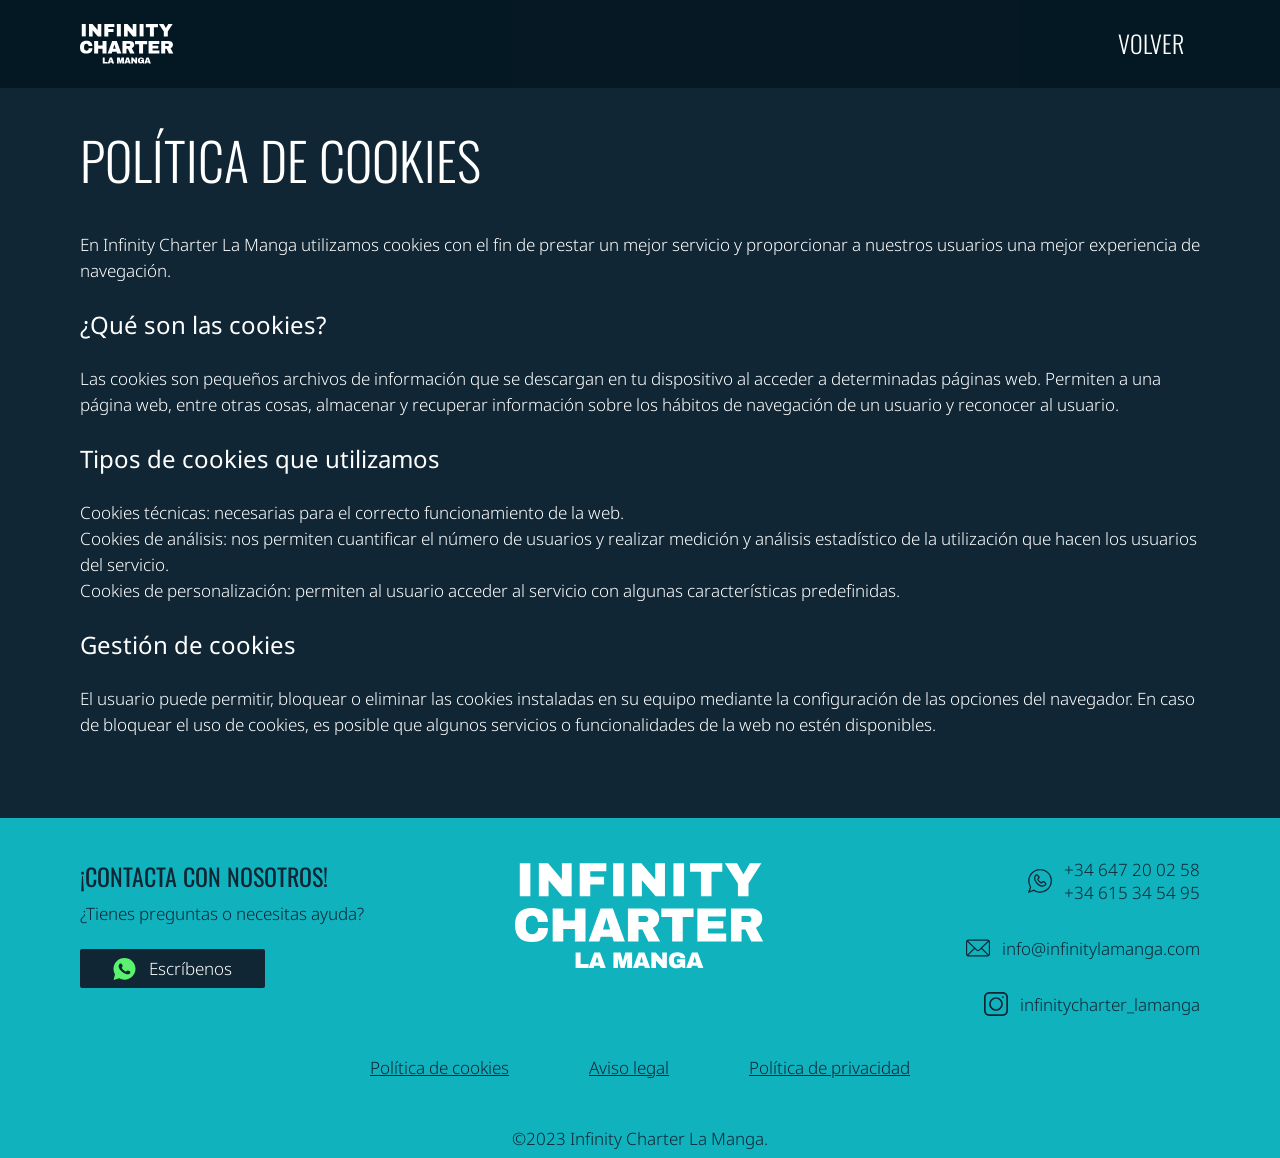
<file: cookies.html>
<!DOCTYPE html>
<html lang="es">
<head>
    <meta charset="UTF-8">
    <meta name="viewport" content="width=device-width, initial-scale=1.0">
    <link rel="icon" href="./assets/img/favicon-infinity.jpg" type="image/jpg">
    <link rel="stylesheet" href="css/reset.css">
    <link rel="stylesheet" href="css/index.css">
    <link rel="stylesheet" href="css/cookies.css">

    <title>Alquiler de Barco en La Manga, Murcia | Infinity Charter - Experiencias Únicas en el Mar</title>

    <meta name="title" content="Alquiler de Barco en La Manga, Murcia | Infinity Charter - Experiencias Únicas en el Mar">
    <meta name="description" content="Alquiler de barco en Murcia, La Manga. Disfruta de las mejores aguas en Infinity Charter. Musica, actividades acuáticas, atardeceres... ¿Te lo vas a perder?">

    <meta property="og:type" content="website">
    <meta property="og:url" content="https://infinitylamanga.com">
    <meta property="og:title" content="Alquiler de Barco en La Manga, Murcia | Infinity Charter - Experiencias Únicas en el Mar">
    <meta property="og:description" content="Alquiler de barco en Murcia, La Manga. Disfruta de las mejores aguas en Infinity Charter. Musica, actividades acuáticas, atardeceres... ¿Te lo vas a perder?">
    <meta property="og:image" content="assets/img/preview-infinity.webp">

</head>
<body>
    <header class="Header">
        <div class="Header-wrapper">
            <div class="Header-logo--container">
                <a href="index.html" class="Header-logo--link" title="Ir a inicio">
                    <svg class="Header-logo--svg" width="94" height="40" viewBox="0 0 94 40" fill="none" xmlns="http://www.w3.org/2000/svg">
                        <path d="M1.79852 12.384V0H5.77652V12.384H1.79852Z" fill="white"/>
                        <path d="M17.8306 12.384L12.6286 6.372V12.384H8.97462V0H12.4486L17.6506 6.102V0H21.3046V12.384H17.8306Z" fill="white"/>
                        <path d="M24.3288 0H34.3368V2.97H28.3068V5.094H33.4908V7.938H28.3068V12.384H24.3288V0Z" fill="white"/>
                        <path d="M36.8746 12.384V0H40.8526V12.384H36.8746Z" fill="white"/>
                        <path d="M52.9067 12.384L47.7047 6.372V12.384H44.0507V0H47.5247L52.7267 6.102V0H56.3807V12.384H52.9067Z" fill="white"/>
                        <path d="M59.5849 12.384V0H63.5629V12.384H59.5849Z" fill="white"/>
                        <path d="M73.889 3.168V12.384H69.9109V3.168H65.8429V0H77.939V3.168H73.889Z" fill="white"/>
                        <path d="M87.7972 12.384H83.8192V7.578L78.9052 0H83.4772L85.8532 4.122H85.9252L88.3012 0H92.6392L87.7972 7.578V12.384Z" fill="white"/>
                        <path d="M6.426 16.784C8.262 16.784 9.714 17.246 10.782 18.17C11.85 19.082 12.384 20.39 12.384 22.094H8.586C8.586 21.374 8.394 20.804 8.01 20.384C7.638 19.964 7.104 19.754 6.408 19.754C5.604 19.754 5.01 20.006 4.626 20.51C4.254 21.014 4.068 21.716 4.068 22.616V23.768C4.068 24.656 4.254 25.358 4.626 25.874C5.01 26.378 5.592 26.63 6.372 26.63C7.14 26.63 7.722 26.432 8.118 26.036C8.514 25.64 8.712 25.082 8.712 24.362H12.384C12.384 26.054 11.862 27.35 10.818 28.25C9.786 29.15 8.322 29.6 6.426 29.6C4.314 29.6 2.712 29.06 1.62 27.98C0.54 26.9 0 25.304 0 23.192C0 21.08 0.54 19.484 1.62 18.404C2.712 17.324 4.314 16.784 6.426 16.784Z" fill="white"/>
                        <path d="M22.5238 29.384V24.686H18.1498V29.384H14.1718V17H18.1498V21.518H22.5238V17H26.5018V29.384H22.5238Z" fill="white"/>
                        <path d="M37.1039 29.384L36.5819 27.638H32.2439L31.7219 29.384H27.6539L32.1719 17H36.7979L41.3159 29.384H37.1039ZM33.0719 24.866H35.7539L34.4579 20.456H34.3859L33.0719 24.866Z" fill="white"/>
                        <path d="M54.2097 20.798C54.2097 21.554 54.0057 22.238 53.5977 22.85C53.1897 23.462 52.5957 23.912 51.8157 24.2L54.5697 29.384H50.1057L47.9097 24.866H46.4337V29.384H42.4557V17H50.0337C50.9217 17 51.6777 17.174 52.3017 17.522C52.9377 17.858 53.4117 18.32 53.7237 18.908C54.0477 19.484 54.2097 20.114 54.2097 20.798ZM50.1597 20.96C50.1597 20.636 50.0517 20.366 49.8357 20.15C49.6197 19.934 49.3557 19.826 49.0437 19.826H46.4337V22.112H49.0437C49.3557 22.112 49.6197 22.004 49.8357 21.788C50.0517 21.56 50.1597 21.284 50.1597 20.96Z" fill="white"/>
                        <path d="M63.0752 20.168V29.384H59.0972V20.168H55.0292V17H67.1252V20.168H63.0752Z" fill="white"/>
                        <path d="M68.5775 17H79.2875V19.97H72.5555V21.68H78.3155V24.524H72.5555V26.414H79.4135V29.384H68.5775V17Z" fill="white"/>
                        <path d="M92.9617 20.798C92.9617 21.554 92.7577 22.238 92.3497 22.85C91.9417 23.462 91.3477 23.912 90.5677 24.2L93.3217 29.384H88.8577L86.6617 24.866H85.1857V29.384H81.2077V17H88.7857C89.6737 17 90.4297 17.174 91.0537 17.522C91.6897 17.858 92.1637 18.32 92.4757 18.908C92.7997 19.484 92.9617 20.114 92.9617 20.798ZM88.9117 20.96C88.9117 20.636 88.8037 20.366 88.5877 20.15C88.3717 19.934 88.1077 19.826 87.7957 19.826H85.1857V22.112H87.7957C88.1077 22.112 88.3717 22.004 88.5877 21.788C88.8037 21.56 88.9117 21.284 88.9117 20.96Z" fill="white"/>
                        <path d="M22.7917 33.536H24.6702V37.888H27.6707V39.384H22.7917V33.536Z" fill="white"/>
                        <path d="M32.1246 39.384L31.8781 38.5595H29.8296L29.5831 39.384H27.6621L29.7956 33.536H31.9801L34.1136 39.384H32.1246ZM30.2206 37.2505H31.4871L30.8751 35.168H30.8411L30.2206 37.2505Z" fill="white"/>
                        <path d="M42.1659 39.384V37.276C42.1659 37.0153 42.1744 36.749 42.1914 36.477C42.214 36.1993 42.2367 35.967 42.2594 35.78C42.282 35.593 42.2962 35.474 42.3019 35.423H42.2679L41.1884 39.384H39.7179L38.6299 35.4315H38.5959C38.6015 35.4825 38.6157 35.6015 38.6384 35.7885C38.6667 35.9698 38.6922 36.1993 38.7149 36.477C38.7375 36.749 38.7489 37.0153 38.7489 37.276V39.384H37.0234V33.536H39.6754L40.5594 36.9105H40.5934L41.4689 33.536H44.0274V39.384H42.1659Z" fill="white"/>
                        <path d="M48.8327 39.384L48.5862 38.5595H46.5377L46.2912 39.384H44.3702L46.5037 33.536H48.6882L50.8217 39.384H48.8327ZM46.9287 37.2505H48.1952L47.5832 35.168H47.5492L46.9287 37.2505Z" fill="white"/>
                        <path d="M55.457 39.384L53.0005 36.545V39.384H51.275V33.536H52.9155L55.372 36.4175V33.536H57.0975V39.384H55.457Z" fill="white"/>
                        <path d="M61.0415 33.434C61.6025 33.434 62.1069 33.519 62.5545 33.689C63.0022 33.859 63.3564 34.1112 63.617 34.4455C63.8834 34.7742 64.0165 35.1765 64.0165 35.6525H62.223C62.223 35.4088 62.1154 35.2133 61.9 35.066C61.6847 34.913 61.424 34.8365 61.118 34.8365C60.676 34.8365 60.3417 34.9555 60.115 35.1935C59.8884 35.4258 59.775 35.7573 59.775 36.188V36.732C59.775 37.1627 59.8884 37.497 60.115 37.735C60.3417 37.9673 60.676 38.0835 61.118 38.0835C61.424 38.0835 61.6847 38.0127 61.9 37.871C62.1154 37.7237 62.223 37.5367 62.223 37.31H60.897V36.12H64.0165V39.384H63.0475L62.8605 38.806C62.3279 39.2593 61.6309 39.486 60.7695 39.486C59.8005 39.486 59.0724 39.2338 58.585 38.7295C58.0977 38.2195 57.854 37.463 57.854 36.46C57.854 35.4683 58.1289 34.7175 58.6785 34.2075C59.2339 33.6918 60.0215 33.434 61.0415 33.434Z" fill="white"/>
                        <path d="M68.8446 39.384L68.5981 38.5595H66.5496L66.3031 39.384H64.3821L66.5156 33.536H68.7001L70.8336 39.384H68.8446ZM66.9406 37.2505H68.2071L67.5951 35.168H67.5611L66.9406 37.2505Z" fill="white"/>
                    </svg>
                </a>
            </div>
            <div class="Back-wrapper">
                <a href="./index.html" class="Back-link" title="VolverInicio">Volver</a>
            </div>
        </div>
    </header>
    <main class="Main">
        <article class="Article Cookies">
            <h1 class="Cookies-h1">Política de cookies</h1>
            <div class="Cookies-wrapper">
                <p class="Cookies-paragraph">
                    En Infinity Charter La Manga utilizamos cookies con el fin de prestar un mejor servicio y proporcionar a nuestros usuarios una mejor experiencia de navegación.
                </p>
                <h2 class="Cookies-h2">¿Qué son las cookies?</h2>
                <p class="Cookies-paragraph">
                    Las cookies son pequeños archivos de información que se descargan en tu dispositivo al acceder a determinadas páginas web. Permiten a una página web, entre otras cosas, almacenar y recuperar información sobre los hábitos de navegación de un usuario y reconocer al usuario.                
                </p>
                <h2 class="Cookies-h2">Tipos de cookies que utilizamos</h2>
                <ul class="Cookies-ul">
                    <li class="Cookies-li">
                        <span class="Cookies-span">Cookies técnicas: necesarias para el correcto funcionamiento de la web.</span>
                    </li>
                    <li class="Cookies-li">
                        <span class="Cookies-span">Cookies de análisis: nos permiten cuantificar el número de usuarios y realizar medición y análisis estadístico de la utilización que hacen los usuarios del servicio.</span>
                    </li>
                    <li class="Cookies-li">
                        <span class="Cookies-span">Cookies de personalización: permiten al usuario acceder al servicio con algunas características predefinidas.</span>
                    </li>
                </ul>
                <h2 class="Cookies-h2">Gestión de cookies</h2>
                <p class="Cookies-paragraph">
                    El usuario puede permitir, bloquear o eliminar las cookies instaladas en su equipo mediante la configuración de las opciones del navegador. En caso de bloquear el uso de cookies, es posible que algunos servicios o funcionalidades de la web no estén disponibles.
                </p>
            </div>
        </article>
    </main>
    <footer class="Footer">
        <div class="Footer-wrapper">
            <div class="Footer-whatsapp">
                <h3 class="Footer-h3">¡Contacta con nosotros!</h3>
                <p class="Footer-paragraph">¿Tienes preguntas o necesitas ayuda?</p>
                <a rel="noreferrer" href="https://wa.me/34647200258" target="_blank" class="Footer-btn" title="Escribe a whatsapp">
                    <svg class="Btn-svg" width="23" height="22" viewBox="0 0 23 22" fill="none" xmlns="http://www.w3.org/2000/svg">
                        <path d="M6.20055 20.3721C7.81966 21.2536 9.64435 21.7158 11.5 21.7158C17.5643 21.7158 22.5 16.8439 22.5 10.8579C22.5 4.87189 17.5643 0 11.5 0C5.43565 0 0.5 4.87189 0.5 10.8579C0.5 12.7807 1.01314 14.6629 1.99208 16.319L0.592177 22L6.20055 20.3721ZM6.78467 5.78412C7.01757 5.57266 7.32022 5.45957 7.63658 5.45957H7.97161C8.41499 5.45957 8.80982 5.73372 8.96053 6.14312L9.64553 8.00687C9.70905 8.18267 9.67791 8.37815 9.55959 8.52566L9.01782 9.19321C8.80359 9.45384 8.7463 9.81035 8.87085 10.1214C9.52722 11.7516 11.4789 12.8973 12.4989 13.4014C12.8689 13.5834 13.3122 13.5145 13.6049 13.2281L14.204 12.6367C14.3472 12.4954 14.5615 12.445 14.7558 12.504L16.5729 13.0769C17.0101 13.2158 17.3065 13.6153 17.3065 14.0677V14.5238C17.3065 14.857 17.172 15.1779 16.9328 15.4139C15.163 17.1387 12.2261 15.8737 10.3233 14.7218C8.952 13.8907 7.75634 12.799 6.86703 11.4738C4.71486 8.26744 6.02245 6.47021 6.78467 5.78412Z" fill="#5AF26F"/>
                        </svg>
                    <span class="Btn-span">Escríbenos</span>
                </a>
            </div>
            <svg class="Footer-svg" width="250" height="117" viewBox="0 0 94 40" fill="none" xmlns="http://www.w3.org/2000/svg">
                <path d="M1.79852 12.384V0H5.77652V12.384H1.79852Z" fill="white"/>
                <path d="M17.8306 12.384L12.6286 6.372V12.384H8.97462V0H12.4486L17.6506 6.102V0H21.3046V12.384H17.8306Z" fill="white"/>
                <path d="M24.3288 0H34.3368V2.97H28.3068V5.094H33.4908V7.938H28.3068V12.384H24.3288V0Z" fill="white"/>
                <path d="M36.8746 12.384V0H40.8526V12.384H36.8746Z" fill="white"/>
                <path d="M52.9067 12.384L47.7047 6.372V12.384H44.0507V0H47.5247L52.7267 6.102V0H56.3807V12.384H52.9067Z" fill="white"/>
                <path d="M59.5849 12.384V0H63.5629V12.384H59.5849Z" fill="white"/>
                <path d="M73.889 3.168V12.384H69.9109V3.168H65.8429V0H77.939V3.168H73.889Z" fill="white"/>
                <path d="M87.7972 12.384H83.8192V7.578L78.9052 0H83.4772L85.8532 4.122H85.9252L88.3012 0H92.6392L87.7972 7.578V12.384Z" fill="white"/>
                <path d="M6.426 16.784C8.262 16.784 9.714 17.246 10.782 18.17C11.85 19.082 12.384 20.39 12.384 22.094H8.586C8.586 21.374 8.394 20.804 8.01 20.384C7.638 19.964 7.104 19.754 6.408 19.754C5.604 19.754 5.01 20.006 4.626 20.51C4.254 21.014 4.068 21.716 4.068 22.616V23.768C4.068 24.656 4.254 25.358 4.626 25.874C5.01 26.378 5.592 26.63 6.372 26.63C7.14 26.63 7.722 26.432 8.118 26.036C8.514 25.64 8.712 25.082 8.712 24.362H12.384C12.384 26.054 11.862 27.35 10.818 28.25C9.786 29.15 8.322 29.6 6.426 29.6C4.314 29.6 2.712 29.06 1.62 27.98C0.54 26.9 0 25.304 0 23.192C0 21.08 0.54 19.484 1.62 18.404C2.712 17.324 4.314 16.784 6.426 16.784Z" fill="white"/>
                <path d="M22.5238 29.384V24.686H18.1498V29.384H14.1718V17H18.1498V21.518H22.5238V17H26.5018V29.384H22.5238Z" fill="white"/>
                <path d="M37.1039 29.384L36.5819 27.638H32.2439L31.7219 29.384H27.6539L32.1719 17H36.7979L41.3159 29.384H37.1039ZM33.0719 24.866H35.7539L34.4579 20.456H34.3859L33.0719 24.866Z" fill="white"/>
                <path d="M54.2097 20.798C54.2097 21.554 54.0057 22.238 53.5977 22.85C53.1897 23.462 52.5957 23.912 51.8157 24.2L54.5697 29.384H50.1057L47.9097 24.866H46.4337V29.384H42.4557V17H50.0337C50.9217 17 51.6777 17.174 52.3017 17.522C52.9377 17.858 53.4117 18.32 53.7237 18.908C54.0477 19.484 54.2097 20.114 54.2097 20.798ZM50.1597 20.96C50.1597 20.636 50.0517 20.366 49.8357 20.15C49.6197 19.934 49.3557 19.826 49.0437 19.826H46.4337V22.112H49.0437C49.3557 22.112 49.6197 22.004 49.8357 21.788C50.0517 21.56 50.1597 21.284 50.1597 20.96Z" fill="white"/>
                <path d="M63.0752 20.168V29.384H59.0972V20.168H55.0292V17H67.1252V20.168H63.0752Z" fill="white"/>
                <path d="M68.5775 17H79.2875V19.97H72.5555V21.68H78.3155V24.524H72.5555V26.414H79.4135V29.384H68.5775V17Z" fill="white"/>
                <path d="M92.9617 20.798C92.9617 21.554 92.7577 22.238 92.3497 22.85C91.9417 23.462 91.3477 23.912 90.5677 24.2L93.3217 29.384H88.8577L86.6617 24.866H85.1857V29.384H81.2077V17H88.7857C89.6737 17 90.4297 17.174 91.0537 17.522C91.6897 17.858 92.1637 18.32 92.4757 18.908C92.7997 19.484 92.9617 20.114 92.9617 20.798ZM88.9117 20.96C88.9117 20.636 88.8037 20.366 88.5877 20.15C88.3717 19.934 88.1077 19.826 87.7957 19.826H85.1857V22.112H87.7957C88.1077 22.112 88.3717 22.004 88.5877 21.788C88.8037 21.56 88.9117 21.284 88.9117 20.96Z" fill="white"/>
                <path d="M22.7917 33.536H24.6702V37.888H27.6707V39.384H22.7917V33.536Z" fill="white"/>
                <path d="M32.1246 39.384L31.8781 38.5595H29.8296L29.5831 39.384H27.6621L29.7956 33.536H31.9801L34.1136 39.384H32.1246ZM30.2206 37.2505H31.4871L30.8751 35.168H30.8411L30.2206 37.2505Z" fill="white"/>
                <path d="M42.1659 39.384V37.276C42.1659 37.0153 42.1744 36.749 42.1914 36.477C42.214 36.1993 42.2367 35.967 42.2594 35.78C42.282 35.593 42.2962 35.474 42.3019 35.423H42.2679L41.1884 39.384H39.7179L38.6299 35.4315H38.5959C38.6015 35.4825 38.6157 35.6015 38.6384 35.7885C38.6667 35.9698 38.6922 36.1993 38.7149 36.477C38.7375 36.749 38.7489 37.0153 38.7489 37.276V39.384H37.0234V33.536H39.6754L40.5594 36.9105H40.5934L41.4689 33.536H44.0274V39.384H42.1659Z" fill="white"/>
                <path d="M48.8327 39.384L48.5862 38.5595H46.5377L46.2912 39.384H44.3702L46.5037 33.536H48.6882L50.8217 39.384H48.8327ZM46.9287 37.2505H48.1952L47.5832 35.168H47.5492L46.9287 37.2505Z" fill="white"/>
                <path d="M55.457 39.384L53.0005 36.545V39.384H51.275V33.536H52.9155L55.372 36.4175V33.536H57.0975V39.384H55.457Z" fill="white"/>
                <path d="M61.0415 33.434C61.6025 33.434 62.1069 33.519 62.5545 33.689C63.0022 33.859 63.3564 34.1112 63.617 34.4455C63.8834 34.7742 64.0165 35.1765 64.0165 35.6525H62.223C62.223 35.4088 62.1154 35.2133 61.9 35.066C61.6847 34.913 61.424 34.8365 61.118 34.8365C60.676 34.8365 60.3417 34.9555 60.115 35.1935C59.8884 35.4258 59.775 35.7573 59.775 36.188V36.732C59.775 37.1627 59.8884 37.497 60.115 37.735C60.3417 37.9673 60.676 38.0835 61.118 38.0835C61.424 38.0835 61.6847 38.0127 61.9 37.871C62.1154 37.7237 62.223 37.5367 62.223 37.31H60.897V36.12H64.0165V39.384H63.0475L62.8605 38.806C62.3279 39.2593 61.6309 39.486 60.7695 39.486C59.8005 39.486 59.0724 39.2338 58.585 38.7295C58.0977 38.2195 57.854 37.463 57.854 36.46C57.854 35.4683 58.1289 34.7175 58.6785 34.2075C59.2339 33.6918 60.0215 33.434 61.0415 33.434Z" fill="white"/>
                <path d="M68.8446 39.384L68.5981 38.5595H66.5496L66.3031 39.384H64.3821L66.5156 33.536H68.7001L70.8336 39.384H68.8446ZM66.9406 37.2505H68.2071L67.5951 35.168H67.5611L66.9406 37.2505Z" fill="white"/>
            </svg>
            <div class="Footer-contact">
                <ul class="Footer-ul">
                    <li class="Footer-li">
                        <a rel="noreferrer" href="https://wa.me/34647200258" target="_blank" class="Footer-a--whatsapp" title="Escribe a whatsapp">
                            <svg class="Footer-svg--contact" width="24" height="24" viewBox="0 0 24 24" fill="none" xmlns="http://www.w3.org/2000/svg">
                                <path d="M16.3654 12.3371C15.7853 11.7585 14.8516 11.7585 14.2715 12.3371L13.4019 13.2369C11.6628 12.4663 10.7606 10.8913 10.4384 10.2487L11.308 9.3815C11.8881 8.80293 11.8881 7.87172 11.308 7.29315L9.69722 5.68673C9.40779 5.39808 9.05293 5.26881 8.66661 5.26881C8.28029 5.26881 7.89397 5.42945 7.63599 5.68673L6.9917 6.3293C6.47575 6.87523 6.12216 7.55044 6.08943 8.28965C5.99253 9.54214 6.15361 12.0172 8.34446 14.394L8.79495 14.876C11.0173 17.189 13.3691 17.6395 14.8516 17.6395C15.0454 17.6395 15.238 17.6395 15.399 17.6069C16.1402 17.5429 16.8487 17.2216 17.3961 16.7071L18.0404 16.0645C18.3298 15.7758 18.4594 15.4219 18.4594 15.0366C18.4594 14.6513 18.2984 14.2661 18.0404 14.0088L16.3654 12.3371ZM17.0739 15.132L16.4296 15.7745C16.1074 16.0958 15.6884 16.2891 15.2693 16.3205C14.1091 16.4171 11.8227 16.2238 9.69587 13.9748L9.24538 13.5256C7.40939 11.5012 7.24832 9.44557 7.34522 8.41778C7.37794 7.99985 7.57048 7.58192 7.89262 7.26064L8.53691 6.61807C8.56963 6.58544 8.63381 6.55406 8.66527 6.55406C8.69799 6.55406 8.76217 6.55406 8.79363 6.61807L10.4044 8.22449C10.4685 8.2885 10.4685 8.41776 10.4044 8.48177L9.53482 9.34898C9.1485 9.73426 9.0516 10.3455 9.27685 10.8274C9.76007 11.7913 10.8234 13.5257 12.8846 14.4255C13.3678 14.6501 13.9479 14.5221 14.3343 14.1682L15.2365 13.2683C15.3007 13.2043 15.4303 13.2043 15.4945 13.2683L17.1052 14.8748C17.1379 14.9074 17.1694 14.9714 17.1694 15.0028C17.1707 15.0354 17.1393 15.068 17.0739 15.132Z" fill="#102634"/>
                                <path d="M12.1134 0.000385758C8.92465 0.000385758 5.95973 1.22152 3.7047 3.47058C-0.161074 7.32599 -0.902336 13.2058 1.86871 17.8956L0 24L5.79866 21.9117C10.4698 24.8359 16.6235 24.1606 20.5205 20.2412C22.7755 17.9922 24 15.0367 24 11.8551C24 8.67487 22.7756 5.7179 20.5205 3.46891C18.2667 1.21992 15.302 0 12.1131 0L12.1134 0.000385758ZM19.6198 19.3414C16.0433 22.9083 10.4385 23.4541 6.25063 20.6592L5.99266 20.4659L1.99868 21.9117L3.28727 17.7022L3.12619 17.4449C0.484839 13.2355 1.0964 7.87033 4.60859 4.36897C6.60564 2.37727 9.27973 1.28413 12.1149 1.28413C14.9501 1.28413 17.6243 2.37598 19.6213 4.36897C21.6184 6.36068 22.7144 9.02759 22.7144 11.8552C22.7119 14.6828 21.6168 17.3497 19.6198 19.3414Z" fill="#102634"/>
                            </svg>
                            <ul class="Footer-ul--contact">
                                <li class="Footer-li--contact">+34 647 20 02 58</li>
                                <li class="Footer-li--contact">+34 615 34 54 95</li>
                            </ul>
                        </a>
                    </li>
                    <li class="Footer-li">
                        <a href="mailto:info@infinitylamanga.com" class="Footer-a--contact" title="Enviar e-mail">
                            <svg class="Footer-svg--contact" width="24" height="24" viewBox="0 0 24 17" fill="none" xmlns="http://www.w3.org/2000/svg">
                                <path d="M2.34146 0C1.04236 0 0 1.09266 0 2.40549V14.561C0 15.8738 1.04236 16.9756 2.34146 16.9756H21.6585C22.9576 16.9756 24 15.8738 24 14.561V2.40549C24 1.09266 22.9576 0 21.6585 0H2.34146ZM2.34146 1.17073H21.6585C21.8318 1.17073 21.9954 1.22063 22.1433 1.28962L12.7226 10.2348C12.2902 10.6453 11.7289 10.6453 11.2957 10.2348L1.85672 1.28962C2.00464 1.22063 2.16822 1.17073 2.34146 1.17073ZM1.18902 2.26829L7.85672 8.58843L1.29878 15.1372C1.21665 14.9667 1.17073 14.7714 1.17073 14.561V2.40549C1.17073 2.35796 1.18463 2.3141 1.18902 2.26829ZM22.811 2.26829C22.8157 2.3141 22.8291 2.35796 22.8291 2.40549V14.561C22.8291 14.7684 22.781 14.9593 22.7011 15.128L16.1615 8.57927L22.811 2.26829ZM15.311 9.39331L21.7134 15.8049C21.695 15.8049 21.6771 15.8049 21.6585 15.8049H2.34146C2.32595 15.8049 2.31102 15.8049 2.29575 15.8049L8.70732 9.40244L10.4909 11.0854C11.3403 11.8906 12.6782 11.8917 13.5275 11.0854L15.311 9.39331Z" fill="#102634"/>
                            </svg>
                            <span class="Mail-span">info@infinitylamanga.com</span>
                        </a>
                    </li>
                    <li class="Footer-li">
                        <a href="https://www.instagram.com/infinitycharter_lamanga/" rel="noreferrer" target="_blank" class="Footer-a--contact" title="Ir al perfil de Instagram">
                            <svg class="Footer-svg--contact" width="24" height="24" viewBox="0 0 24 24" fill="none" xmlns="http://www.w3.org/2000/svg">
                                <path d="M18.8571 0H5.14286C2.30674 0 0 2.3068 0 5.14286V18.8571C0 21.6933 2.3068 24 5.14286 24H18.8571C21.6933 24 24 21.6932 24 18.8571V5.14286C24 2.30674 21.6932 0 18.8571 0ZM22.2857 18.8571C22.2857 20.7482 20.7482 22.2857 18.8571 22.2857H5.14286C3.25179 22.2857 1.71429 20.7482 1.71429 18.8571V5.14286C1.71429 3.25179 3.25179 1.71429 5.14286 1.71429H18.8571C20.7482 1.71429 22.2857 3.25179 22.2857 5.14286V18.8571ZM12 5.14286C8.21897 5.14286 5.14286 8.21897 5.14286 12C5.14286 15.781 8.21897 18.8571 12 18.8571C15.781 18.8571 18.8571 15.781 18.8571 12C18.8571 8.21897 15.781 5.14286 12 5.14286ZM12 17.1429C9.16389 17.1429 6.85714 14.8361 6.85714 12C6.85714 9.16394 9.16394 6.85714 12 6.85714C14.8361 6.85714 17.1429 9.16394 17.1429 12C17.1429 14.8361 14.8361 17.1429 12 17.1429ZM19.4658 4.53422C19.6201 4.69707 19.7144 4.91992 19.7144 5.1428C19.7144 5.36569 19.6201 5.58852 19.4658 5.75139C19.3029 5.90567 19.0801 5.99996 18.8572 5.99996C18.6343 5.99996 18.4115 5.90567 18.2486 5.75139C18.0943 5.58853 18 5.36569 18 5.1428C18 4.91992 18.0943 4.69709 18.2486 4.53422C18.5657 4.22565 19.1401 4.21709 19.4658 4.53422Z" fill="#102634"/>
                            </svg>
                            <span class="Insta-span">infinitycharter_lamanga</span>
                        </a>
                    </li>
                </ul>
            </div>
        </div>
        <div class="Footer-policies">
            <ul class="Policies-ul">
                <li class="Policies-li">
                    <a href="./cookies.html" class="Policies-a" title="Ir a política de cookies">Política de cookies</a>
                </li>
                <li class="Policies-li">
                    <a href="./legal.html" class="Policies-a" title="Ir a aviso legal">Aviso legal</a>
                </li>
                <li class="Policies-li">
                    <a href="./privacy.html" class="Policies-a" title="Ir a política de privacidad">Política de privacidad</a>
                </li>
            </ul>
        </div>
        <div class="Footer-copy">
            <span class="Copy-span">&copy;2023 Infinity Charter La Manga.</span>
        </div>
    </footer>
</body>
</html>
</file>
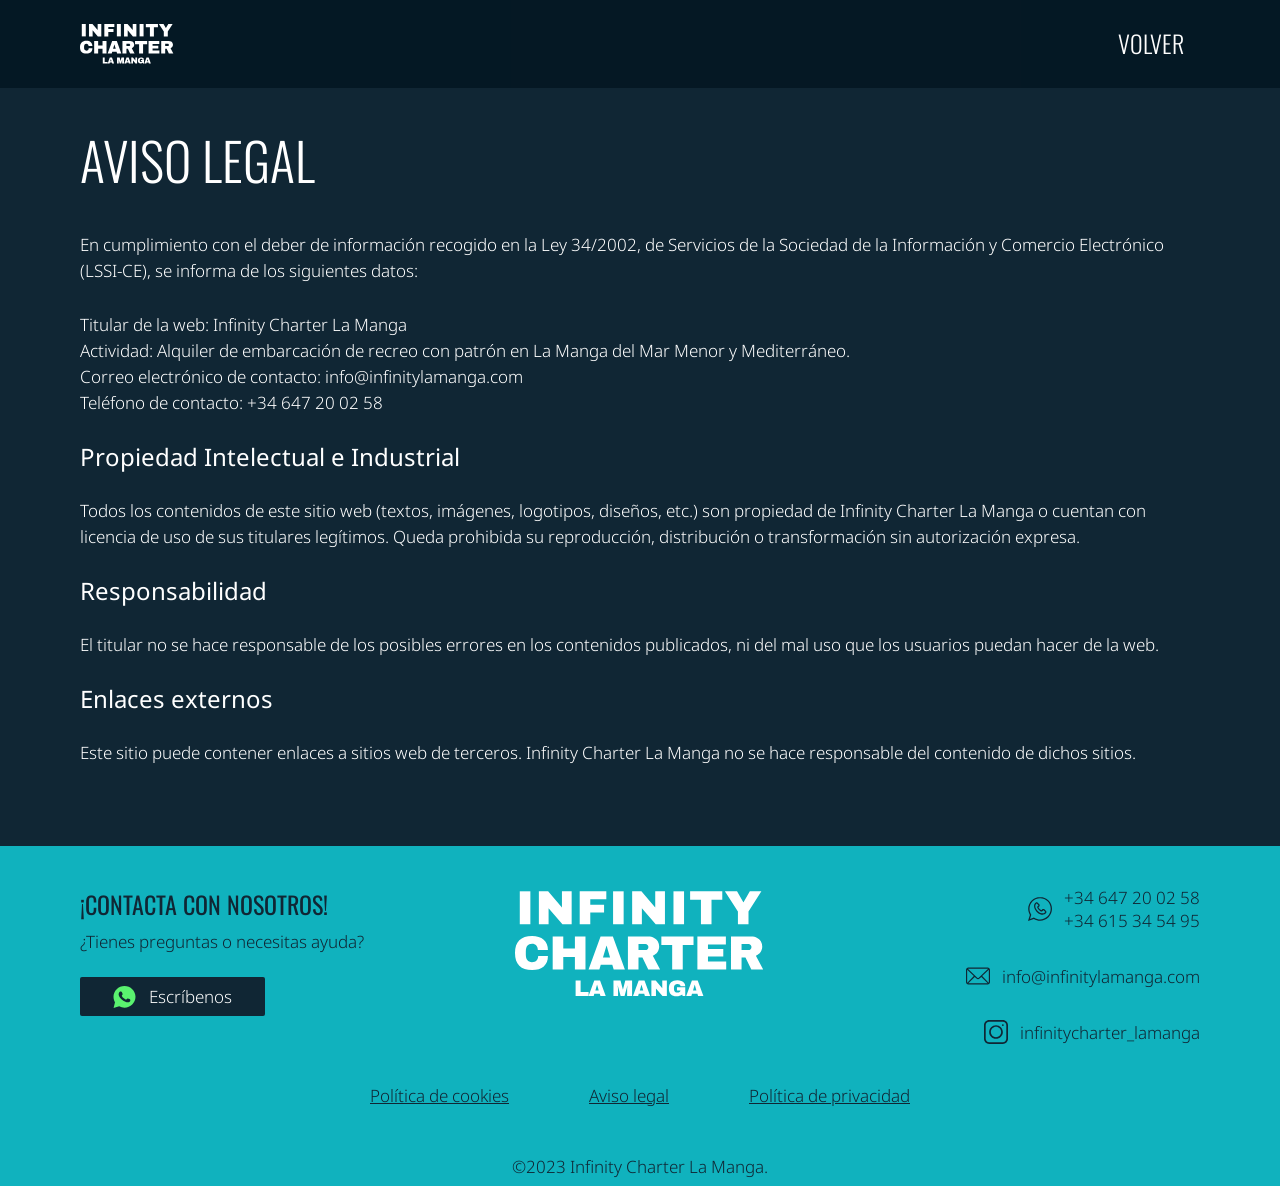
<file: legal.html>
<!DOCTYPE html>
<html lang="es">
<head>
    <meta charset="UTF-8">
    <meta name="viewport" content="width=device-width, initial-scale=1.0">
    <link rel="icon" href="./assets/img/favicon-infinity.jpg" type="image/jpg">
    <link rel="stylesheet" href="css/reset.css">
    <link rel="stylesheet" href="css/index.css">
    <link rel="stylesheet" href="css/legal.css">

    <title>Alquiler de Barco en La Manga, Murcia | Infinity Charter - Experiencias Únicas en el Mar</title>

    <meta name="title" content="Alquiler de Barco en La Manga, Murcia | Infinity Charter - Experiencias Únicas en el Mar">
    <meta name="description" content="Alquiler de barco en Murcia, La Manga. Disfruta de las mejores aguas en Infinity Charter. Musica, actividades acuáticas, atardeceres... ¿Te lo vas a perder?">

    <meta property="og:type" content="website">
    <meta property="og:url" content="https://infinitylamanga.com">
    <meta property="og:title" content="Alquiler de Barco en La Manga, Murcia | Infinity Charter - Experiencias Únicas en el Mar">
    <meta property="og:description" content="Alquiler de barco en Murcia, La Manga. Disfruta de las mejores aguas en Infinity Charter. Musica, actividades acuáticas, atardeceres... ¿Te lo vas a perder?">
    <meta property="og:image" content="assets/img/preview-infinity.webp">

</head>
<body>
    <header class="Header">
        <div class="Header-wrapper">
            <div class="Header-logo--container">
                <a href="index.html" class="Header-logo--link" title="Ir a inicio">
                    <svg class="Header-logo--svg" width="94" height="40" viewBox="0 0 94 40" fill="none" xmlns="http://www.w3.org/2000/svg">
                        <path d="M1.79852 12.384V0H5.77652V12.384H1.79852Z" fill="white"/>
                        <path d="M17.8306 12.384L12.6286 6.372V12.384H8.97462V0H12.4486L17.6506 6.102V0H21.3046V12.384H17.8306Z" fill="white"/>
                        <path d="M24.3288 0H34.3368V2.97H28.3068V5.094H33.4908V7.938H28.3068V12.384H24.3288V0Z" fill="white"/>
                        <path d="M36.8746 12.384V0H40.8526V12.384H36.8746Z" fill="white"/>
                        <path d="M52.9067 12.384L47.7047 6.372V12.384H44.0507V0H47.5247L52.7267 6.102V0H56.3807V12.384H52.9067Z" fill="white"/>
                        <path d="M59.5849 12.384V0H63.5629V12.384H59.5849Z" fill="white"/>
                        <path d="M73.889 3.168V12.384H69.9109V3.168H65.8429V0H77.939V3.168H73.889Z" fill="white"/>
                        <path d="M87.7972 12.384H83.8192V7.578L78.9052 0H83.4772L85.8532 4.122H85.9252L88.3012 0H92.6392L87.7972 7.578V12.384Z" fill="white"/>
                        <path d="M6.426 16.784C8.262 16.784 9.714 17.246 10.782 18.17C11.85 19.082 12.384 20.39 12.384 22.094H8.586C8.586 21.374 8.394 20.804 8.01 20.384C7.638 19.964 7.104 19.754 6.408 19.754C5.604 19.754 5.01 20.006 4.626 20.51C4.254 21.014 4.068 21.716 4.068 22.616V23.768C4.068 24.656 4.254 25.358 4.626 25.874C5.01 26.378 5.592 26.63 6.372 26.63C7.14 26.63 7.722 26.432 8.118 26.036C8.514 25.64 8.712 25.082 8.712 24.362H12.384C12.384 26.054 11.862 27.35 10.818 28.25C9.786 29.15 8.322 29.6 6.426 29.6C4.314 29.6 2.712 29.06 1.62 27.98C0.54 26.9 0 25.304 0 23.192C0 21.08 0.54 19.484 1.62 18.404C2.712 17.324 4.314 16.784 6.426 16.784Z" fill="white"/>
                        <path d="M22.5238 29.384V24.686H18.1498V29.384H14.1718V17H18.1498V21.518H22.5238V17H26.5018V29.384H22.5238Z" fill="white"/>
                        <path d="M37.1039 29.384L36.5819 27.638H32.2439L31.7219 29.384H27.6539L32.1719 17H36.7979L41.3159 29.384H37.1039ZM33.0719 24.866H35.7539L34.4579 20.456H34.3859L33.0719 24.866Z" fill="white"/>
                        <path d="M54.2097 20.798C54.2097 21.554 54.0057 22.238 53.5977 22.85C53.1897 23.462 52.5957 23.912 51.8157 24.2L54.5697 29.384H50.1057L47.9097 24.866H46.4337V29.384H42.4557V17H50.0337C50.9217 17 51.6777 17.174 52.3017 17.522C52.9377 17.858 53.4117 18.32 53.7237 18.908C54.0477 19.484 54.2097 20.114 54.2097 20.798ZM50.1597 20.96C50.1597 20.636 50.0517 20.366 49.8357 20.15C49.6197 19.934 49.3557 19.826 49.0437 19.826H46.4337V22.112H49.0437C49.3557 22.112 49.6197 22.004 49.8357 21.788C50.0517 21.56 50.1597 21.284 50.1597 20.96Z" fill="white"/>
                        <path d="M63.0752 20.168V29.384H59.0972V20.168H55.0292V17H67.1252V20.168H63.0752Z" fill="white"/>
                        <path d="M68.5775 17H79.2875V19.97H72.5555V21.68H78.3155V24.524H72.5555V26.414H79.4135V29.384H68.5775V17Z" fill="white"/>
                        <path d="M92.9617 20.798C92.9617 21.554 92.7577 22.238 92.3497 22.85C91.9417 23.462 91.3477 23.912 90.5677 24.2L93.3217 29.384H88.8577L86.6617 24.866H85.1857V29.384H81.2077V17H88.7857C89.6737 17 90.4297 17.174 91.0537 17.522C91.6897 17.858 92.1637 18.32 92.4757 18.908C92.7997 19.484 92.9617 20.114 92.9617 20.798ZM88.9117 20.96C88.9117 20.636 88.8037 20.366 88.5877 20.15C88.3717 19.934 88.1077 19.826 87.7957 19.826H85.1857V22.112H87.7957C88.1077 22.112 88.3717 22.004 88.5877 21.788C88.8037 21.56 88.9117 21.284 88.9117 20.96Z" fill="white"/>
                        <path d="M22.7917 33.536H24.6702V37.888H27.6707V39.384H22.7917V33.536Z" fill="white"/>
                        <path d="M32.1246 39.384L31.8781 38.5595H29.8296L29.5831 39.384H27.6621L29.7956 33.536H31.9801L34.1136 39.384H32.1246ZM30.2206 37.2505H31.4871L30.8751 35.168H30.8411L30.2206 37.2505Z" fill="white"/>
                        <path d="M42.1659 39.384V37.276C42.1659 37.0153 42.1744 36.749 42.1914 36.477C42.214 36.1993 42.2367 35.967 42.2594 35.78C42.282 35.593 42.2962 35.474 42.3019 35.423H42.2679L41.1884 39.384H39.7179L38.6299 35.4315H38.5959C38.6015 35.4825 38.6157 35.6015 38.6384 35.7885C38.6667 35.9698 38.6922 36.1993 38.7149 36.477C38.7375 36.749 38.7489 37.0153 38.7489 37.276V39.384H37.0234V33.536H39.6754L40.5594 36.9105H40.5934L41.4689 33.536H44.0274V39.384H42.1659Z" fill="white"/>
                        <path d="M48.8327 39.384L48.5862 38.5595H46.5377L46.2912 39.384H44.3702L46.5037 33.536H48.6882L50.8217 39.384H48.8327ZM46.9287 37.2505H48.1952L47.5832 35.168H47.5492L46.9287 37.2505Z" fill="white"/>
                        <path d="M55.457 39.384L53.0005 36.545V39.384H51.275V33.536H52.9155L55.372 36.4175V33.536H57.0975V39.384H55.457Z" fill="white"/>
                        <path d="M61.0415 33.434C61.6025 33.434 62.1069 33.519 62.5545 33.689C63.0022 33.859 63.3564 34.1112 63.617 34.4455C63.8834 34.7742 64.0165 35.1765 64.0165 35.6525H62.223C62.223 35.4088 62.1154 35.2133 61.9 35.066C61.6847 34.913 61.424 34.8365 61.118 34.8365C60.676 34.8365 60.3417 34.9555 60.115 35.1935C59.8884 35.4258 59.775 35.7573 59.775 36.188V36.732C59.775 37.1627 59.8884 37.497 60.115 37.735C60.3417 37.9673 60.676 38.0835 61.118 38.0835C61.424 38.0835 61.6847 38.0127 61.9 37.871C62.1154 37.7237 62.223 37.5367 62.223 37.31H60.897V36.12H64.0165V39.384H63.0475L62.8605 38.806C62.3279 39.2593 61.6309 39.486 60.7695 39.486C59.8005 39.486 59.0724 39.2338 58.585 38.7295C58.0977 38.2195 57.854 37.463 57.854 36.46C57.854 35.4683 58.1289 34.7175 58.6785 34.2075C59.2339 33.6918 60.0215 33.434 61.0415 33.434Z" fill="white"/>
                        <path d="M68.8446 39.384L68.5981 38.5595H66.5496L66.3031 39.384H64.3821L66.5156 33.536H68.7001L70.8336 39.384H68.8446ZM66.9406 37.2505H68.2071L67.5951 35.168H67.5611L66.9406 37.2505Z" fill="white"/>
                    </svg>
                </a>
            </div>
            <div class="Back-wrapper">
                <a href="./index.html" class="Back-link" title="VolverInicio">Volver</a>
            </div>
        </div>
    </header>
    <main class="Main">
        <article class="Article Legal">
            <h1 class="Legal-h1">Aviso Legal</h1>
            <div class="Legal-wrapper">
                <p class="Legal-paragraph">
                    En cumplimiento con el deber de información recogido en la Ley 34/2002, de Servicios de la Sociedad de la Información y Comercio Electrónico (LSSI-CE), se informa de los siguientes datos:
                </p>
                <ul class="Legal-ul">
                    <li class="Legal-li">
                        <span class="Legal-span">Titular de la web: Infinity Charter La Manga</span>
                    </li>
                    <li class="Legal-li">
                        <span class="Legal-span">Actividad: Alquiler de embarcación de recreo con patrón en La Manga del Mar Menor y Mediterráneo.</span>
                    </li>
                    <li class="Legal-li">
                        <span class="Legal-span">Correo electrónico de contacto: info@infinitylamanga.com</span>
                    </li>
                    <li class="Legal-li">
                        <span class="Legal-span">Teléfono de contacto: +34 647 20 02 58</span>
                    </li>
                </ul>
                <h2 class="Legal-h2">Propiedad Intelectual e Industrial</h2>
                <p class="Legal-paragraph">
                    Todos los contenidos de este sitio web (textos, imágenes, logotipos, diseños, etc.) son propiedad de Infinity Charter La Manga o cuentan con licencia de uso de sus titulares legítimos. Queda prohibida su reproducción, distribución o transformación sin autorización expresa.
                </p>
                <h2 class="Legal-h2">Responsabilidad</h2>
                <p class="Legal-paragraph">
                    El titular no se hace responsable de los posibles errores en los contenidos publicados, ni del mal uso que los usuarios puedan hacer de la web.                
                </p>
                <h2 class="Legal-h2">Enlaces externos</h2>
                <p class="Legal-paragraph">
                    Este sitio puede contener enlaces a sitios web de terceros. Infinity Charter La Manga no se hace responsable del contenido de dichos sitios.
                </p>
            </div>
        </article>
    </main>
    <footer class="Footer">
        <div class="Footer-wrapper">
            <div class="Footer-whatsapp">
                <h3 class="Footer-h3">¡Contacta con nosotros!</h3>
                <p class="Footer-paragraph">¿Tienes preguntas o necesitas ayuda?</p>
                <a rel="noreferrer" href="https://wa.me/34647200258" target="_blank" class="Footer-btn" title="Escribe a whatsapp">
                    <svg class="Btn-svg" width="23" height="22" viewBox="0 0 23 22" fill="none" xmlns="http://www.w3.org/2000/svg">
                        <path d="M6.20055 20.3721C7.81966 21.2536 9.64435 21.7158 11.5 21.7158C17.5643 21.7158 22.5 16.8439 22.5 10.8579C22.5 4.87189 17.5643 0 11.5 0C5.43565 0 0.5 4.87189 0.5 10.8579C0.5 12.7807 1.01314 14.6629 1.99208 16.319L0.592177 22L6.20055 20.3721ZM6.78467 5.78412C7.01757 5.57266 7.32022 5.45957 7.63658 5.45957H7.97161C8.41499 5.45957 8.80982 5.73372 8.96053 6.14312L9.64553 8.00687C9.70905 8.18267 9.67791 8.37815 9.55959 8.52566L9.01782 9.19321C8.80359 9.45384 8.7463 9.81035 8.87085 10.1214C9.52722 11.7516 11.4789 12.8973 12.4989 13.4014C12.8689 13.5834 13.3122 13.5145 13.6049 13.2281L14.204 12.6367C14.3472 12.4954 14.5615 12.445 14.7558 12.504L16.5729 13.0769C17.0101 13.2158 17.3065 13.6153 17.3065 14.0677V14.5238C17.3065 14.857 17.172 15.1779 16.9328 15.4139C15.163 17.1387 12.2261 15.8737 10.3233 14.7218C8.952 13.8907 7.75634 12.799 6.86703 11.4738C4.71486 8.26744 6.02245 6.47021 6.78467 5.78412Z" fill="#5AF26F"/>
                        </svg>
                    <span class="Btn-span">Escríbenos</span>
                </a>
            </div>
            <svg class="Footer-svg" width="250" height="117" viewBox="0 0 94 40" fill="none" xmlns="http://www.w3.org/2000/svg">
                <path d="M1.79852 12.384V0H5.77652V12.384H1.79852Z" fill="white"/>
                <path d="M17.8306 12.384L12.6286 6.372V12.384H8.97462V0H12.4486L17.6506 6.102V0H21.3046V12.384H17.8306Z" fill="white"/>
                <path d="M24.3288 0H34.3368V2.97H28.3068V5.094H33.4908V7.938H28.3068V12.384H24.3288V0Z" fill="white"/>
                <path d="M36.8746 12.384V0H40.8526V12.384H36.8746Z" fill="white"/>
                <path d="M52.9067 12.384L47.7047 6.372V12.384H44.0507V0H47.5247L52.7267 6.102V0H56.3807V12.384H52.9067Z" fill="white"/>
                <path d="M59.5849 12.384V0H63.5629V12.384H59.5849Z" fill="white"/>
                <path d="M73.889 3.168V12.384H69.9109V3.168H65.8429V0H77.939V3.168H73.889Z" fill="white"/>
                <path d="M87.7972 12.384H83.8192V7.578L78.9052 0H83.4772L85.8532 4.122H85.9252L88.3012 0H92.6392L87.7972 7.578V12.384Z" fill="white"/>
                <path d="M6.426 16.784C8.262 16.784 9.714 17.246 10.782 18.17C11.85 19.082 12.384 20.39 12.384 22.094H8.586C8.586 21.374 8.394 20.804 8.01 20.384C7.638 19.964 7.104 19.754 6.408 19.754C5.604 19.754 5.01 20.006 4.626 20.51C4.254 21.014 4.068 21.716 4.068 22.616V23.768C4.068 24.656 4.254 25.358 4.626 25.874C5.01 26.378 5.592 26.63 6.372 26.63C7.14 26.63 7.722 26.432 8.118 26.036C8.514 25.64 8.712 25.082 8.712 24.362H12.384C12.384 26.054 11.862 27.35 10.818 28.25C9.786 29.15 8.322 29.6 6.426 29.6C4.314 29.6 2.712 29.06 1.62 27.98C0.54 26.9 0 25.304 0 23.192C0 21.08 0.54 19.484 1.62 18.404C2.712 17.324 4.314 16.784 6.426 16.784Z" fill="white"/>
                <path d="M22.5238 29.384V24.686H18.1498V29.384H14.1718V17H18.1498V21.518H22.5238V17H26.5018V29.384H22.5238Z" fill="white"/>
                <path d="M37.1039 29.384L36.5819 27.638H32.2439L31.7219 29.384H27.6539L32.1719 17H36.7979L41.3159 29.384H37.1039ZM33.0719 24.866H35.7539L34.4579 20.456H34.3859L33.0719 24.866Z" fill="white"/>
                <path d="M54.2097 20.798C54.2097 21.554 54.0057 22.238 53.5977 22.85C53.1897 23.462 52.5957 23.912 51.8157 24.2L54.5697 29.384H50.1057L47.9097 24.866H46.4337V29.384H42.4557V17H50.0337C50.9217 17 51.6777 17.174 52.3017 17.522C52.9377 17.858 53.4117 18.32 53.7237 18.908C54.0477 19.484 54.2097 20.114 54.2097 20.798ZM50.1597 20.96C50.1597 20.636 50.0517 20.366 49.8357 20.15C49.6197 19.934 49.3557 19.826 49.0437 19.826H46.4337V22.112H49.0437C49.3557 22.112 49.6197 22.004 49.8357 21.788C50.0517 21.56 50.1597 21.284 50.1597 20.96Z" fill="white"/>
                <path d="M63.0752 20.168V29.384H59.0972V20.168H55.0292V17H67.1252V20.168H63.0752Z" fill="white"/>
                <path d="M68.5775 17H79.2875V19.97H72.5555V21.68H78.3155V24.524H72.5555V26.414H79.4135V29.384H68.5775V17Z" fill="white"/>
                <path d="M92.9617 20.798C92.9617 21.554 92.7577 22.238 92.3497 22.85C91.9417 23.462 91.3477 23.912 90.5677 24.2L93.3217 29.384H88.8577L86.6617 24.866H85.1857V29.384H81.2077V17H88.7857C89.6737 17 90.4297 17.174 91.0537 17.522C91.6897 17.858 92.1637 18.32 92.4757 18.908C92.7997 19.484 92.9617 20.114 92.9617 20.798ZM88.9117 20.96C88.9117 20.636 88.8037 20.366 88.5877 20.15C88.3717 19.934 88.1077 19.826 87.7957 19.826H85.1857V22.112H87.7957C88.1077 22.112 88.3717 22.004 88.5877 21.788C88.8037 21.56 88.9117 21.284 88.9117 20.96Z" fill="white"/>
                <path d="M22.7917 33.536H24.6702V37.888H27.6707V39.384H22.7917V33.536Z" fill="white"/>
                <path d="M32.1246 39.384L31.8781 38.5595H29.8296L29.5831 39.384H27.6621L29.7956 33.536H31.9801L34.1136 39.384H32.1246ZM30.2206 37.2505H31.4871L30.8751 35.168H30.8411L30.2206 37.2505Z" fill="white"/>
                <path d="M42.1659 39.384V37.276C42.1659 37.0153 42.1744 36.749 42.1914 36.477C42.214 36.1993 42.2367 35.967 42.2594 35.78C42.282 35.593 42.2962 35.474 42.3019 35.423H42.2679L41.1884 39.384H39.7179L38.6299 35.4315H38.5959C38.6015 35.4825 38.6157 35.6015 38.6384 35.7885C38.6667 35.9698 38.6922 36.1993 38.7149 36.477C38.7375 36.749 38.7489 37.0153 38.7489 37.276V39.384H37.0234V33.536H39.6754L40.5594 36.9105H40.5934L41.4689 33.536H44.0274V39.384H42.1659Z" fill="white"/>
                <path d="M48.8327 39.384L48.5862 38.5595H46.5377L46.2912 39.384H44.3702L46.5037 33.536H48.6882L50.8217 39.384H48.8327ZM46.9287 37.2505H48.1952L47.5832 35.168H47.5492L46.9287 37.2505Z" fill="white"/>
                <path d="M55.457 39.384L53.0005 36.545V39.384H51.275V33.536H52.9155L55.372 36.4175V33.536H57.0975V39.384H55.457Z" fill="white"/>
                <path d="M61.0415 33.434C61.6025 33.434 62.1069 33.519 62.5545 33.689C63.0022 33.859 63.3564 34.1112 63.617 34.4455C63.8834 34.7742 64.0165 35.1765 64.0165 35.6525H62.223C62.223 35.4088 62.1154 35.2133 61.9 35.066C61.6847 34.913 61.424 34.8365 61.118 34.8365C60.676 34.8365 60.3417 34.9555 60.115 35.1935C59.8884 35.4258 59.775 35.7573 59.775 36.188V36.732C59.775 37.1627 59.8884 37.497 60.115 37.735C60.3417 37.9673 60.676 38.0835 61.118 38.0835C61.424 38.0835 61.6847 38.0127 61.9 37.871C62.1154 37.7237 62.223 37.5367 62.223 37.31H60.897V36.12H64.0165V39.384H63.0475L62.8605 38.806C62.3279 39.2593 61.6309 39.486 60.7695 39.486C59.8005 39.486 59.0724 39.2338 58.585 38.7295C58.0977 38.2195 57.854 37.463 57.854 36.46C57.854 35.4683 58.1289 34.7175 58.6785 34.2075C59.2339 33.6918 60.0215 33.434 61.0415 33.434Z" fill="white"/>
                <path d="M68.8446 39.384L68.5981 38.5595H66.5496L66.3031 39.384H64.3821L66.5156 33.536H68.7001L70.8336 39.384H68.8446ZM66.9406 37.2505H68.2071L67.5951 35.168H67.5611L66.9406 37.2505Z" fill="white"/>
            </svg>
            <div class="Footer-contact">
                <ul class="Footer-ul">
                    <li class="Footer-li">
                        <a rel="noreferrer" href="https://wa.me/34647200258" target="_blank" class="Footer-a--whatsapp" title="Escribe a whatsapp">
                            <svg class="Footer-svg--contact" width="24" height="24" viewBox="0 0 24 24" fill="none" xmlns="http://www.w3.org/2000/svg">
                                <path d="M16.3654 12.3371C15.7853 11.7585 14.8516 11.7585 14.2715 12.3371L13.4019 13.2369C11.6628 12.4663 10.7606 10.8913 10.4384 10.2487L11.308 9.3815C11.8881 8.80293 11.8881 7.87172 11.308 7.29315L9.69722 5.68673C9.40779 5.39808 9.05293 5.26881 8.66661 5.26881C8.28029 5.26881 7.89397 5.42945 7.63599 5.68673L6.9917 6.3293C6.47575 6.87523 6.12216 7.55044 6.08943 8.28965C5.99253 9.54214 6.15361 12.0172 8.34446 14.394L8.79495 14.876C11.0173 17.189 13.3691 17.6395 14.8516 17.6395C15.0454 17.6395 15.238 17.6395 15.399 17.6069C16.1402 17.5429 16.8487 17.2216 17.3961 16.7071L18.0404 16.0645C18.3298 15.7758 18.4594 15.4219 18.4594 15.0366C18.4594 14.6513 18.2984 14.2661 18.0404 14.0088L16.3654 12.3371ZM17.0739 15.132L16.4296 15.7745C16.1074 16.0958 15.6884 16.2891 15.2693 16.3205C14.1091 16.4171 11.8227 16.2238 9.69587 13.9748L9.24538 13.5256C7.40939 11.5012 7.24832 9.44557 7.34522 8.41778C7.37794 7.99985 7.57048 7.58192 7.89262 7.26064L8.53691 6.61807C8.56963 6.58544 8.63381 6.55406 8.66527 6.55406C8.69799 6.55406 8.76217 6.55406 8.79363 6.61807L10.4044 8.22449C10.4685 8.2885 10.4685 8.41776 10.4044 8.48177L9.53482 9.34898C9.1485 9.73426 9.0516 10.3455 9.27685 10.8274C9.76007 11.7913 10.8234 13.5257 12.8846 14.4255C13.3678 14.6501 13.9479 14.5221 14.3343 14.1682L15.2365 13.2683C15.3007 13.2043 15.4303 13.2043 15.4945 13.2683L17.1052 14.8748C17.1379 14.9074 17.1694 14.9714 17.1694 15.0028C17.1707 15.0354 17.1393 15.068 17.0739 15.132Z" fill="#102634"/>
                                <path d="M12.1134 0.000385758C8.92465 0.000385758 5.95973 1.22152 3.7047 3.47058C-0.161074 7.32599 -0.902336 13.2058 1.86871 17.8956L0 24L5.79866 21.9117C10.4698 24.8359 16.6235 24.1606 20.5205 20.2412C22.7755 17.9922 24 15.0367 24 11.8551C24 8.67487 22.7756 5.7179 20.5205 3.46891C18.2667 1.21992 15.302 0 12.1131 0L12.1134 0.000385758ZM19.6198 19.3414C16.0433 22.9083 10.4385 23.4541 6.25063 20.6592L5.99266 20.4659L1.99868 21.9117L3.28727 17.7022L3.12619 17.4449C0.484839 13.2355 1.0964 7.87033 4.60859 4.36897C6.60564 2.37727 9.27973 1.28413 12.1149 1.28413C14.9501 1.28413 17.6243 2.37598 19.6213 4.36897C21.6184 6.36068 22.7144 9.02759 22.7144 11.8552C22.7119 14.6828 21.6168 17.3497 19.6198 19.3414Z" fill="#102634"/>
                            </svg>
                            <ul class="Footer-ul--contact">
                                <li class="Footer-li--contact">+34 647 20 02 58</li>
                                <li class="Footer-li--contact">+34 615 34 54 95</li>
                            </ul>
                        </a>
                    </li>
                    <li class="Footer-li">
                        <a href="mailto:info@infinitylamanga.com" class="Footer-a--contact" title="Enviar e-mail">
                            <svg class="Footer-svg--contact" width="24" height="24" viewBox="0 0 24 17" fill="none" xmlns="http://www.w3.org/2000/svg">
                                <path d="M2.34146 0C1.04236 0 0 1.09266 0 2.40549V14.561C0 15.8738 1.04236 16.9756 2.34146 16.9756H21.6585C22.9576 16.9756 24 15.8738 24 14.561V2.40549C24 1.09266 22.9576 0 21.6585 0H2.34146ZM2.34146 1.17073H21.6585C21.8318 1.17073 21.9954 1.22063 22.1433 1.28962L12.7226 10.2348C12.2902 10.6453 11.7289 10.6453 11.2957 10.2348L1.85672 1.28962C2.00464 1.22063 2.16822 1.17073 2.34146 1.17073ZM1.18902 2.26829L7.85672 8.58843L1.29878 15.1372C1.21665 14.9667 1.17073 14.7714 1.17073 14.561V2.40549C1.17073 2.35796 1.18463 2.3141 1.18902 2.26829ZM22.811 2.26829C22.8157 2.3141 22.8291 2.35796 22.8291 2.40549V14.561C22.8291 14.7684 22.781 14.9593 22.7011 15.128L16.1615 8.57927L22.811 2.26829ZM15.311 9.39331L21.7134 15.8049C21.695 15.8049 21.6771 15.8049 21.6585 15.8049H2.34146C2.32595 15.8049 2.31102 15.8049 2.29575 15.8049L8.70732 9.40244L10.4909 11.0854C11.3403 11.8906 12.6782 11.8917 13.5275 11.0854L15.311 9.39331Z" fill="#102634"/>
                            </svg>
                            <span class="Mail-span">info@infinitylamanga.com</span>
                        </a>
                    </li>
                    <li class="Footer-li">
                        <a href="https://www.instagram.com/infinitycharter_lamanga/" rel="noreferrer" target="_blank" class="Footer-a--contact" title="Ir al perfil de Instagram">
                            <svg class="Footer-svg--contact" width="24" height="24" viewBox="0 0 24 24" fill="none" xmlns="http://www.w3.org/2000/svg">
                                <path d="M18.8571 0H5.14286C2.30674 0 0 2.3068 0 5.14286V18.8571C0 21.6933 2.3068 24 5.14286 24H18.8571C21.6933 24 24 21.6932 24 18.8571V5.14286C24 2.30674 21.6932 0 18.8571 0ZM22.2857 18.8571C22.2857 20.7482 20.7482 22.2857 18.8571 22.2857H5.14286C3.25179 22.2857 1.71429 20.7482 1.71429 18.8571V5.14286C1.71429 3.25179 3.25179 1.71429 5.14286 1.71429H18.8571C20.7482 1.71429 22.2857 3.25179 22.2857 5.14286V18.8571ZM12 5.14286C8.21897 5.14286 5.14286 8.21897 5.14286 12C5.14286 15.781 8.21897 18.8571 12 18.8571C15.781 18.8571 18.8571 15.781 18.8571 12C18.8571 8.21897 15.781 5.14286 12 5.14286ZM12 17.1429C9.16389 17.1429 6.85714 14.8361 6.85714 12C6.85714 9.16394 9.16394 6.85714 12 6.85714C14.8361 6.85714 17.1429 9.16394 17.1429 12C17.1429 14.8361 14.8361 17.1429 12 17.1429ZM19.4658 4.53422C19.6201 4.69707 19.7144 4.91992 19.7144 5.1428C19.7144 5.36569 19.6201 5.58852 19.4658 5.75139C19.3029 5.90567 19.0801 5.99996 18.8572 5.99996C18.6343 5.99996 18.4115 5.90567 18.2486 5.75139C18.0943 5.58853 18 5.36569 18 5.1428C18 4.91992 18.0943 4.69709 18.2486 4.53422C18.5657 4.22565 19.1401 4.21709 19.4658 4.53422Z" fill="#102634"/>
                            </svg>
                            <span class="Insta-span">infinitycharter_lamanga</span>
                        </a>
                    </li>
                </ul>
            </div>
        </div>
        <div class="Footer-policies">
            <ul class="Policies-ul">
                <li class="Policies-li">
                    <a href="./cookies.html" class="Policies-a" title="Ir a política de cookies">Política de cookies</a>
                </li>
                <li class="Policies-li">
                    <a href="./legal.html" class="Policies-a" title="Ir a aviso legal">Aviso legal</a>
                </li>
                <li class="Policies-li">
                    <a href="./privacy.html" class="Policies-a" title="Ir a política de privacidad">Política de privacidad</a>
                </li>
            </ul>
        </div>
        <div class="Footer-copy">
            <span class="Copy-span">&copy;2023 Infinity Charter La Manga.</span>
        </div>
    </footer>
</body>
</html>
</file>
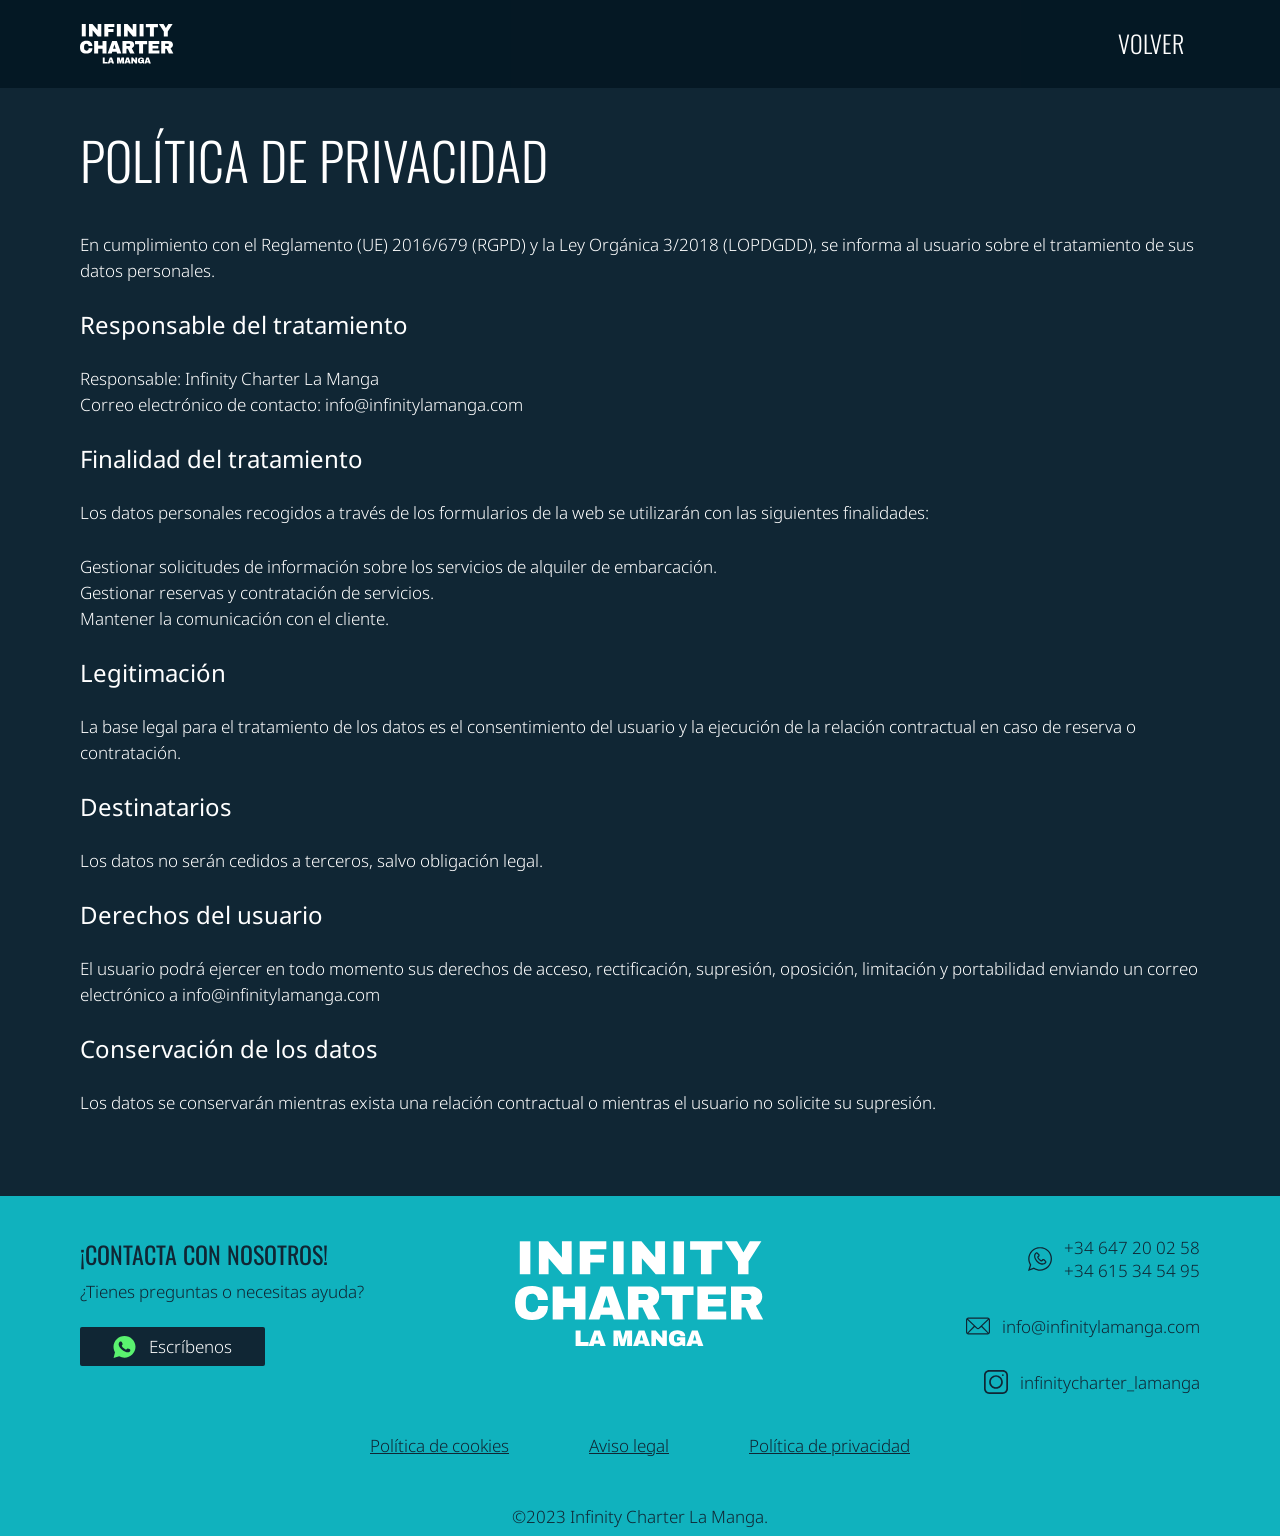
<file: privacy.html>
<!DOCTYPE html>
<html lang="es">
<head>
    <meta charset="UTF-8">
    <meta name="viewport" content="width=device-width, initial-scale=1.0">
    <link rel="icon" href="./assets/img/favicon-infinity.jpg" type="image/jpg">
    <link rel="stylesheet" href="css/reset.css">
    <link rel="stylesheet" href="css/index.css">
    <link rel="stylesheet" href="css/privacy.css">

    <title>Alquiler de Barco en La Manga, Murcia | Infinity Charter - Experiencias Únicas en el Mar</title>

    <meta name="title" content="Alquiler de Barco en La Manga, Murcia | Infinity Charter - Experiencias Únicas en el Mar">
    <meta name="description" content="Alquiler de barco en Murcia, La Manga. Disfruta de las mejores aguas en Infinity Charter. Musica, actividades acuáticas, atardeceres... ¿Te lo vas a perder?">

    <meta property="og:type" content="website">
    <meta property="og:url" content="https://infinitylamanga.com">
    <meta property="og:title" content="Alquiler de Barco en La Manga, Murcia | Infinity Charter - Experiencias Únicas en el Mar">
    <meta property="og:description" content="Alquiler de barco en Murcia, La Manga. Disfruta de las mejores aguas en Infinity Charter. Musica, actividades acuáticas, atardeceres... ¿Te lo vas a perder?">
    <meta property="og:image" content="assets/img/preview-infinity.webp">

</head>
<body>
    <header class="Header">
        <div class="Header-wrapper">
            <div class="Header-logo--container">
                <a href="index.html" class="Header-logo--link" title="Ir a inicio">
                    <svg class="Header-logo--svg" width="94" height="40" viewBox="0 0 94 40" fill="none" xmlns="http://www.w3.org/2000/svg">
                        <path d="M1.79852 12.384V0H5.77652V12.384H1.79852Z" fill="white"/>
                        <path d="M17.8306 12.384L12.6286 6.372V12.384H8.97462V0H12.4486L17.6506 6.102V0H21.3046V12.384H17.8306Z" fill="white"/>
                        <path d="M24.3288 0H34.3368V2.97H28.3068V5.094H33.4908V7.938H28.3068V12.384H24.3288V0Z" fill="white"/>
                        <path d="M36.8746 12.384V0H40.8526V12.384H36.8746Z" fill="white"/>
                        <path d="M52.9067 12.384L47.7047 6.372V12.384H44.0507V0H47.5247L52.7267 6.102V0H56.3807V12.384H52.9067Z" fill="white"/>
                        <path d="M59.5849 12.384V0H63.5629V12.384H59.5849Z" fill="white"/>
                        <path d="M73.889 3.168V12.384H69.9109V3.168H65.8429V0H77.939V3.168H73.889Z" fill="white"/>
                        <path d="M87.7972 12.384H83.8192V7.578L78.9052 0H83.4772L85.8532 4.122H85.9252L88.3012 0H92.6392L87.7972 7.578V12.384Z" fill="white"/>
                        <path d="M6.426 16.784C8.262 16.784 9.714 17.246 10.782 18.17C11.85 19.082 12.384 20.39 12.384 22.094H8.586C8.586 21.374 8.394 20.804 8.01 20.384C7.638 19.964 7.104 19.754 6.408 19.754C5.604 19.754 5.01 20.006 4.626 20.51C4.254 21.014 4.068 21.716 4.068 22.616V23.768C4.068 24.656 4.254 25.358 4.626 25.874C5.01 26.378 5.592 26.63 6.372 26.63C7.14 26.63 7.722 26.432 8.118 26.036C8.514 25.64 8.712 25.082 8.712 24.362H12.384C12.384 26.054 11.862 27.35 10.818 28.25C9.786 29.15 8.322 29.6 6.426 29.6C4.314 29.6 2.712 29.06 1.62 27.98C0.54 26.9 0 25.304 0 23.192C0 21.08 0.54 19.484 1.62 18.404C2.712 17.324 4.314 16.784 6.426 16.784Z" fill="white"/>
                        <path d="M22.5238 29.384V24.686H18.1498V29.384H14.1718V17H18.1498V21.518H22.5238V17H26.5018V29.384H22.5238Z" fill="white"/>
                        <path d="M37.1039 29.384L36.5819 27.638H32.2439L31.7219 29.384H27.6539L32.1719 17H36.7979L41.3159 29.384H37.1039ZM33.0719 24.866H35.7539L34.4579 20.456H34.3859L33.0719 24.866Z" fill="white"/>
                        <path d="M54.2097 20.798C54.2097 21.554 54.0057 22.238 53.5977 22.85C53.1897 23.462 52.5957 23.912 51.8157 24.2L54.5697 29.384H50.1057L47.9097 24.866H46.4337V29.384H42.4557V17H50.0337C50.9217 17 51.6777 17.174 52.3017 17.522C52.9377 17.858 53.4117 18.32 53.7237 18.908C54.0477 19.484 54.2097 20.114 54.2097 20.798ZM50.1597 20.96C50.1597 20.636 50.0517 20.366 49.8357 20.15C49.6197 19.934 49.3557 19.826 49.0437 19.826H46.4337V22.112H49.0437C49.3557 22.112 49.6197 22.004 49.8357 21.788C50.0517 21.56 50.1597 21.284 50.1597 20.96Z" fill="white"/>
                        <path d="M63.0752 20.168V29.384H59.0972V20.168H55.0292V17H67.1252V20.168H63.0752Z" fill="white"/>
                        <path d="M68.5775 17H79.2875V19.97H72.5555V21.68H78.3155V24.524H72.5555V26.414H79.4135V29.384H68.5775V17Z" fill="white"/>
                        <path d="M92.9617 20.798C92.9617 21.554 92.7577 22.238 92.3497 22.85C91.9417 23.462 91.3477 23.912 90.5677 24.2L93.3217 29.384H88.8577L86.6617 24.866H85.1857V29.384H81.2077V17H88.7857C89.6737 17 90.4297 17.174 91.0537 17.522C91.6897 17.858 92.1637 18.32 92.4757 18.908C92.7997 19.484 92.9617 20.114 92.9617 20.798ZM88.9117 20.96C88.9117 20.636 88.8037 20.366 88.5877 20.15C88.3717 19.934 88.1077 19.826 87.7957 19.826H85.1857V22.112H87.7957C88.1077 22.112 88.3717 22.004 88.5877 21.788C88.8037 21.56 88.9117 21.284 88.9117 20.96Z" fill="white"/>
                        <path d="M22.7917 33.536H24.6702V37.888H27.6707V39.384H22.7917V33.536Z" fill="white"/>
                        <path d="M32.1246 39.384L31.8781 38.5595H29.8296L29.5831 39.384H27.6621L29.7956 33.536H31.9801L34.1136 39.384H32.1246ZM30.2206 37.2505H31.4871L30.8751 35.168H30.8411L30.2206 37.2505Z" fill="white"/>
                        <path d="M42.1659 39.384V37.276C42.1659 37.0153 42.1744 36.749 42.1914 36.477C42.214 36.1993 42.2367 35.967 42.2594 35.78C42.282 35.593 42.2962 35.474 42.3019 35.423H42.2679L41.1884 39.384H39.7179L38.6299 35.4315H38.5959C38.6015 35.4825 38.6157 35.6015 38.6384 35.7885C38.6667 35.9698 38.6922 36.1993 38.7149 36.477C38.7375 36.749 38.7489 37.0153 38.7489 37.276V39.384H37.0234V33.536H39.6754L40.5594 36.9105H40.5934L41.4689 33.536H44.0274V39.384H42.1659Z" fill="white"/>
                        <path d="M48.8327 39.384L48.5862 38.5595H46.5377L46.2912 39.384H44.3702L46.5037 33.536H48.6882L50.8217 39.384H48.8327ZM46.9287 37.2505H48.1952L47.5832 35.168H47.5492L46.9287 37.2505Z" fill="white"/>
                        <path d="M55.457 39.384L53.0005 36.545V39.384H51.275V33.536H52.9155L55.372 36.4175V33.536H57.0975V39.384H55.457Z" fill="white"/>
                        <path d="M61.0415 33.434C61.6025 33.434 62.1069 33.519 62.5545 33.689C63.0022 33.859 63.3564 34.1112 63.617 34.4455C63.8834 34.7742 64.0165 35.1765 64.0165 35.6525H62.223C62.223 35.4088 62.1154 35.2133 61.9 35.066C61.6847 34.913 61.424 34.8365 61.118 34.8365C60.676 34.8365 60.3417 34.9555 60.115 35.1935C59.8884 35.4258 59.775 35.7573 59.775 36.188V36.732C59.775 37.1627 59.8884 37.497 60.115 37.735C60.3417 37.9673 60.676 38.0835 61.118 38.0835C61.424 38.0835 61.6847 38.0127 61.9 37.871C62.1154 37.7237 62.223 37.5367 62.223 37.31H60.897V36.12H64.0165V39.384H63.0475L62.8605 38.806C62.3279 39.2593 61.6309 39.486 60.7695 39.486C59.8005 39.486 59.0724 39.2338 58.585 38.7295C58.0977 38.2195 57.854 37.463 57.854 36.46C57.854 35.4683 58.1289 34.7175 58.6785 34.2075C59.2339 33.6918 60.0215 33.434 61.0415 33.434Z" fill="white"/>
                        <path d="M68.8446 39.384L68.5981 38.5595H66.5496L66.3031 39.384H64.3821L66.5156 33.536H68.7001L70.8336 39.384H68.8446ZM66.9406 37.2505H68.2071L67.5951 35.168H67.5611L66.9406 37.2505Z" fill="white"/>
                    </svg>
                </a>
            </div>
            <div class="Back-wrapper">
                <a href="./index.html" class="Back-link" title="VolverInicio">Volver</a>
            </div>
        </div>
    </header>
    <main class="Main">
        <article class="Article Privacy">
            <h1 class="Privacy-h1">Política de privacidad</h1>
            <div class="Privacy-wrapper">
                <p class="Privacy-paragraph">
                    En cumplimiento con el Reglamento (UE) 2016/679 (RGPD) y la Ley Orgánica 3/2018 (LOPDGDD), se informa al usuario sobre el tratamiento de sus datos personales.
                </p>
                <h2 class="Privacy-h2">Responsable del tratamiento</h2>
                <ul class="Privacy-ul">
                    <li class="Privacy-li">
                        <span class="Privacy-span">Responsable: Infinity Charter La Manga</span>
                    </li>
                    <li>
                        <span class="Privacy-span">Correo electrónico de contacto: info@infinitylamanga.com</span>
                    </li>
                </ul>
                <h2 class="Privacy-h2">Finalidad del tratamiento</h2>
                <p class="Privacy-paragraph">
                    Los datos personales recogidos a través de los formularios de la web se utilizarán con las siguientes finalidades:
                </p>
                <ul class="Privacy-ul">
                    <li class="Privacy-li">
                        <span class="Privacy-span">Gestionar solicitudes de información sobre los servicios de alquiler de embarcación.</span>
                    </li>
                    <li>
                        <span class="Privacy-span">Gestionar reservas y contratación de servicios.</span>
                    </li>
                    <li>
                        <span class="Privacy-span">Mantener la comunicación con el cliente.</span>
                    </li>
                </ul>
                <h2 class="Privacy-h2">Legitimación</h2>
                <p class="Privacy-paragraph">
                    La base legal para el tratamiento de los datos es el consentimiento del usuario y la ejecución de la relación contractual en caso de reserva o contratación.
                </p>
                <h2 class="Privacy-h2">Destinatarios</h2>
                <p class="Privacy-paragraph">
                    Los datos no serán cedidos a terceros, salvo obligación legal.
                </p>
                <h2 class="Privacy-h2">Derechos del usuario</h2>
                <p class="Privacy-paragraph">
                    El usuario podrá ejercer en todo momento sus derechos de acceso, rectificación, supresión, oposición, limitación y portabilidad enviando un correo electrónico a info@infinitylamanga.com
                </p>
                <h2 class="Privacy-h2">Conservación de los datos</h2>
                <p class="Privacy-paragraph">
                    Los datos se conservarán mientras exista una relación contractual o mientras el usuario no solicite su supresión.                
                </p>
            </div>
        </article>
    </main>
    <footer class="Footer">
        <div class="Footer-wrapper">
            <div class="Footer-whatsapp">
                <h3 class="Footer-h3">¡Contacta con nosotros!</h3>
                <p class="Footer-paragraph">¿Tienes preguntas o necesitas ayuda?</p>
                <a rel="noreferrer" href="https://wa.me/34647200258" target="_blank" class="Footer-btn" title="Escribe a whatsapp">
                    <svg class="Btn-svg" width="23" height="22" viewBox="0 0 23 22" fill="none" xmlns="http://www.w3.org/2000/svg">
                        <path d="M6.20055 20.3721C7.81966 21.2536 9.64435 21.7158 11.5 21.7158C17.5643 21.7158 22.5 16.8439 22.5 10.8579C22.5 4.87189 17.5643 0 11.5 0C5.43565 0 0.5 4.87189 0.5 10.8579C0.5 12.7807 1.01314 14.6629 1.99208 16.319L0.592177 22L6.20055 20.3721ZM6.78467 5.78412C7.01757 5.57266 7.32022 5.45957 7.63658 5.45957H7.97161C8.41499 5.45957 8.80982 5.73372 8.96053 6.14312L9.64553 8.00687C9.70905 8.18267 9.67791 8.37815 9.55959 8.52566L9.01782 9.19321C8.80359 9.45384 8.7463 9.81035 8.87085 10.1214C9.52722 11.7516 11.4789 12.8973 12.4989 13.4014C12.8689 13.5834 13.3122 13.5145 13.6049 13.2281L14.204 12.6367C14.3472 12.4954 14.5615 12.445 14.7558 12.504L16.5729 13.0769C17.0101 13.2158 17.3065 13.6153 17.3065 14.0677V14.5238C17.3065 14.857 17.172 15.1779 16.9328 15.4139C15.163 17.1387 12.2261 15.8737 10.3233 14.7218C8.952 13.8907 7.75634 12.799 6.86703 11.4738C4.71486 8.26744 6.02245 6.47021 6.78467 5.78412Z" fill="#5AF26F"/>
                        </svg>
                    <span class="Btn-span">Escríbenos</span>
                </a>
            </div>
            <svg class="Footer-svg" width="250" height="117" viewBox="0 0 94 40" fill="none" xmlns="http://www.w3.org/2000/svg">
                <path d="M1.79852 12.384V0H5.77652V12.384H1.79852Z" fill="white"/>
                <path d="M17.8306 12.384L12.6286 6.372V12.384H8.97462V0H12.4486L17.6506 6.102V0H21.3046V12.384H17.8306Z" fill="white"/>
                <path d="M24.3288 0H34.3368V2.97H28.3068V5.094H33.4908V7.938H28.3068V12.384H24.3288V0Z" fill="white"/>
                <path d="M36.8746 12.384V0H40.8526V12.384H36.8746Z" fill="white"/>
                <path d="M52.9067 12.384L47.7047 6.372V12.384H44.0507V0H47.5247L52.7267 6.102V0H56.3807V12.384H52.9067Z" fill="white"/>
                <path d="M59.5849 12.384V0H63.5629V12.384H59.5849Z" fill="white"/>
                <path d="M73.889 3.168V12.384H69.9109V3.168H65.8429V0H77.939V3.168H73.889Z" fill="white"/>
                <path d="M87.7972 12.384H83.8192V7.578L78.9052 0H83.4772L85.8532 4.122H85.9252L88.3012 0H92.6392L87.7972 7.578V12.384Z" fill="white"/>
                <path d="M6.426 16.784C8.262 16.784 9.714 17.246 10.782 18.17C11.85 19.082 12.384 20.39 12.384 22.094H8.586C8.586 21.374 8.394 20.804 8.01 20.384C7.638 19.964 7.104 19.754 6.408 19.754C5.604 19.754 5.01 20.006 4.626 20.51C4.254 21.014 4.068 21.716 4.068 22.616V23.768C4.068 24.656 4.254 25.358 4.626 25.874C5.01 26.378 5.592 26.63 6.372 26.63C7.14 26.63 7.722 26.432 8.118 26.036C8.514 25.64 8.712 25.082 8.712 24.362H12.384C12.384 26.054 11.862 27.35 10.818 28.25C9.786 29.15 8.322 29.6 6.426 29.6C4.314 29.6 2.712 29.06 1.62 27.98C0.54 26.9 0 25.304 0 23.192C0 21.08 0.54 19.484 1.62 18.404C2.712 17.324 4.314 16.784 6.426 16.784Z" fill="white"/>
                <path d="M22.5238 29.384V24.686H18.1498V29.384H14.1718V17H18.1498V21.518H22.5238V17H26.5018V29.384H22.5238Z" fill="white"/>
                <path d="M37.1039 29.384L36.5819 27.638H32.2439L31.7219 29.384H27.6539L32.1719 17H36.7979L41.3159 29.384H37.1039ZM33.0719 24.866H35.7539L34.4579 20.456H34.3859L33.0719 24.866Z" fill="white"/>
                <path d="M54.2097 20.798C54.2097 21.554 54.0057 22.238 53.5977 22.85C53.1897 23.462 52.5957 23.912 51.8157 24.2L54.5697 29.384H50.1057L47.9097 24.866H46.4337V29.384H42.4557V17H50.0337C50.9217 17 51.6777 17.174 52.3017 17.522C52.9377 17.858 53.4117 18.32 53.7237 18.908C54.0477 19.484 54.2097 20.114 54.2097 20.798ZM50.1597 20.96C50.1597 20.636 50.0517 20.366 49.8357 20.15C49.6197 19.934 49.3557 19.826 49.0437 19.826H46.4337V22.112H49.0437C49.3557 22.112 49.6197 22.004 49.8357 21.788C50.0517 21.56 50.1597 21.284 50.1597 20.96Z" fill="white"/>
                <path d="M63.0752 20.168V29.384H59.0972V20.168H55.0292V17H67.1252V20.168H63.0752Z" fill="white"/>
                <path d="M68.5775 17H79.2875V19.97H72.5555V21.68H78.3155V24.524H72.5555V26.414H79.4135V29.384H68.5775V17Z" fill="white"/>
                <path d="M92.9617 20.798C92.9617 21.554 92.7577 22.238 92.3497 22.85C91.9417 23.462 91.3477 23.912 90.5677 24.2L93.3217 29.384H88.8577L86.6617 24.866H85.1857V29.384H81.2077V17H88.7857C89.6737 17 90.4297 17.174 91.0537 17.522C91.6897 17.858 92.1637 18.32 92.4757 18.908C92.7997 19.484 92.9617 20.114 92.9617 20.798ZM88.9117 20.96C88.9117 20.636 88.8037 20.366 88.5877 20.15C88.3717 19.934 88.1077 19.826 87.7957 19.826H85.1857V22.112H87.7957C88.1077 22.112 88.3717 22.004 88.5877 21.788C88.8037 21.56 88.9117 21.284 88.9117 20.96Z" fill="white"/>
                <path d="M22.7917 33.536H24.6702V37.888H27.6707V39.384H22.7917V33.536Z" fill="white"/>
                <path d="M32.1246 39.384L31.8781 38.5595H29.8296L29.5831 39.384H27.6621L29.7956 33.536H31.9801L34.1136 39.384H32.1246ZM30.2206 37.2505H31.4871L30.8751 35.168H30.8411L30.2206 37.2505Z" fill="white"/>
                <path d="M42.1659 39.384V37.276C42.1659 37.0153 42.1744 36.749 42.1914 36.477C42.214 36.1993 42.2367 35.967 42.2594 35.78C42.282 35.593 42.2962 35.474 42.3019 35.423H42.2679L41.1884 39.384H39.7179L38.6299 35.4315H38.5959C38.6015 35.4825 38.6157 35.6015 38.6384 35.7885C38.6667 35.9698 38.6922 36.1993 38.7149 36.477C38.7375 36.749 38.7489 37.0153 38.7489 37.276V39.384H37.0234V33.536H39.6754L40.5594 36.9105H40.5934L41.4689 33.536H44.0274V39.384H42.1659Z" fill="white"/>
                <path d="M48.8327 39.384L48.5862 38.5595H46.5377L46.2912 39.384H44.3702L46.5037 33.536H48.6882L50.8217 39.384H48.8327ZM46.9287 37.2505H48.1952L47.5832 35.168H47.5492L46.9287 37.2505Z" fill="white"/>
                <path d="M55.457 39.384L53.0005 36.545V39.384H51.275V33.536H52.9155L55.372 36.4175V33.536H57.0975V39.384H55.457Z" fill="white"/>
                <path d="M61.0415 33.434C61.6025 33.434 62.1069 33.519 62.5545 33.689C63.0022 33.859 63.3564 34.1112 63.617 34.4455C63.8834 34.7742 64.0165 35.1765 64.0165 35.6525H62.223C62.223 35.4088 62.1154 35.2133 61.9 35.066C61.6847 34.913 61.424 34.8365 61.118 34.8365C60.676 34.8365 60.3417 34.9555 60.115 35.1935C59.8884 35.4258 59.775 35.7573 59.775 36.188V36.732C59.775 37.1627 59.8884 37.497 60.115 37.735C60.3417 37.9673 60.676 38.0835 61.118 38.0835C61.424 38.0835 61.6847 38.0127 61.9 37.871C62.1154 37.7237 62.223 37.5367 62.223 37.31H60.897V36.12H64.0165V39.384H63.0475L62.8605 38.806C62.3279 39.2593 61.6309 39.486 60.7695 39.486C59.8005 39.486 59.0724 39.2338 58.585 38.7295C58.0977 38.2195 57.854 37.463 57.854 36.46C57.854 35.4683 58.1289 34.7175 58.6785 34.2075C59.2339 33.6918 60.0215 33.434 61.0415 33.434Z" fill="white"/>
                <path d="M68.8446 39.384L68.5981 38.5595H66.5496L66.3031 39.384H64.3821L66.5156 33.536H68.7001L70.8336 39.384H68.8446ZM66.9406 37.2505H68.2071L67.5951 35.168H67.5611L66.9406 37.2505Z" fill="white"/>
            </svg>
            <div class="Footer-contact">
                <ul class="Footer-ul">
                    <li class="Footer-li">
                        <a rel="noreferrer" href="https://wa.me/34647200258" target="_blank" class="Footer-a--whatsapp" title="Escribe a whatsapp">
                            <svg class="Footer-svg--contact" width="24" height="24" viewBox="0 0 24 24" fill="none" xmlns="http://www.w3.org/2000/svg">
                                <path d="M16.3654 12.3371C15.7853 11.7585 14.8516 11.7585 14.2715 12.3371L13.4019 13.2369C11.6628 12.4663 10.7606 10.8913 10.4384 10.2487L11.308 9.3815C11.8881 8.80293 11.8881 7.87172 11.308 7.29315L9.69722 5.68673C9.40779 5.39808 9.05293 5.26881 8.66661 5.26881C8.28029 5.26881 7.89397 5.42945 7.63599 5.68673L6.9917 6.3293C6.47575 6.87523 6.12216 7.55044 6.08943 8.28965C5.99253 9.54214 6.15361 12.0172 8.34446 14.394L8.79495 14.876C11.0173 17.189 13.3691 17.6395 14.8516 17.6395C15.0454 17.6395 15.238 17.6395 15.399 17.6069C16.1402 17.5429 16.8487 17.2216 17.3961 16.7071L18.0404 16.0645C18.3298 15.7758 18.4594 15.4219 18.4594 15.0366C18.4594 14.6513 18.2984 14.2661 18.0404 14.0088L16.3654 12.3371ZM17.0739 15.132L16.4296 15.7745C16.1074 16.0958 15.6884 16.2891 15.2693 16.3205C14.1091 16.4171 11.8227 16.2238 9.69587 13.9748L9.24538 13.5256C7.40939 11.5012 7.24832 9.44557 7.34522 8.41778C7.37794 7.99985 7.57048 7.58192 7.89262 7.26064L8.53691 6.61807C8.56963 6.58544 8.63381 6.55406 8.66527 6.55406C8.69799 6.55406 8.76217 6.55406 8.79363 6.61807L10.4044 8.22449C10.4685 8.2885 10.4685 8.41776 10.4044 8.48177L9.53482 9.34898C9.1485 9.73426 9.0516 10.3455 9.27685 10.8274C9.76007 11.7913 10.8234 13.5257 12.8846 14.4255C13.3678 14.6501 13.9479 14.5221 14.3343 14.1682L15.2365 13.2683C15.3007 13.2043 15.4303 13.2043 15.4945 13.2683L17.1052 14.8748C17.1379 14.9074 17.1694 14.9714 17.1694 15.0028C17.1707 15.0354 17.1393 15.068 17.0739 15.132Z" fill="#102634"/>
                                <path d="M12.1134 0.000385758C8.92465 0.000385758 5.95973 1.22152 3.7047 3.47058C-0.161074 7.32599 -0.902336 13.2058 1.86871 17.8956L0 24L5.79866 21.9117C10.4698 24.8359 16.6235 24.1606 20.5205 20.2412C22.7755 17.9922 24 15.0367 24 11.8551C24 8.67487 22.7756 5.7179 20.5205 3.46891C18.2667 1.21992 15.302 0 12.1131 0L12.1134 0.000385758ZM19.6198 19.3414C16.0433 22.9083 10.4385 23.4541 6.25063 20.6592L5.99266 20.4659L1.99868 21.9117L3.28727 17.7022L3.12619 17.4449C0.484839 13.2355 1.0964 7.87033 4.60859 4.36897C6.60564 2.37727 9.27973 1.28413 12.1149 1.28413C14.9501 1.28413 17.6243 2.37598 19.6213 4.36897C21.6184 6.36068 22.7144 9.02759 22.7144 11.8552C22.7119 14.6828 21.6168 17.3497 19.6198 19.3414Z" fill="#102634"/>
                            </svg>
                            <ul class="Footer-ul--contact">
                                <li class="Footer-li--contact">+34 647 20 02 58</li>
                                <li class="Footer-li--contact">+34 615 34 54 95</li>
                            </ul>
                        </a>
                    </li>
                    <li class="Footer-li">
                        <a href="mailto:info@infinitylamanga.com" class="Footer-a--contact" title="Enviar e-mail">
                            <svg class="Footer-svg--contact" width="24" height="24" viewBox="0 0 24 17" fill="none" xmlns="http://www.w3.org/2000/svg">
                                <path d="M2.34146 0C1.04236 0 0 1.09266 0 2.40549V14.561C0 15.8738 1.04236 16.9756 2.34146 16.9756H21.6585C22.9576 16.9756 24 15.8738 24 14.561V2.40549C24 1.09266 22.9576 0 21.6585 0H2.34146ZM2.34146 1.17073H21.6585C21.8318 1.17073 21.9954 1.22063 22.1433 1.28962L12.7226 10.2348C12.2902 10.6453 11.7289 10.6453 11.2957 10.2348L1.85672 1.28962C2.00464 1.22063 2.16822 1.17073 2.34146 1.17073ZM1.18902 2.26829L7.85672 8.58843L1.29878 15.1372C1.21665 14.9667 1.17073 14.7714 1.17073 14.561V2.40549C1.17073 2.35796 1.18463 2.3141 1.18902 2.26829ZM22.811 2.26829C22.8157 2.3141 22.8291 2.35796 22.8291 2.40549V14.561C22.8291 14.7684 22.781 14.9593 22.7011 15.128L16.1615 8.57927L22.811 2.26829ZM15.311 9.39331L21.7134 15.8049C21.695 15.8049 21.6771 15.8049 21.6585 15.8049H2.34146C2.32595 15.8049 2.31102 15.8049 2.29575 15.8049L8.70732 9.40244L10.4909 11.0854C11.3403 11.8906 12.6782 11.8917 13.5275 11.0854L15.311 9.39331Z" fill="#102634"/>
                            </svg>
                            <span class="Mail-span">info@infinitylamanga.com</span>
                        </a>
                    </li>
                    <li class="Footer-li">
                        <a href="https://www.instagram.com/infinitycharter_lamanga/" rel="noreferrer" target="_blank" class="Footer-a--contact" title="Ir al perfil de Instagram">
                            <svg class="Footer-svg--contact" width="24" height="24" viewBox="0 0 24 24" fill="none" xmlns="http://www.w3.org/2000/svg">
                                <path d="M18.8571 0H5.14286C2.30674 0 0 2.3068 0 5.14286V18.8571C0 21.6933 2.3068 24 5.14286 24H18.8571C21.6933 24 24 21.6932 24 18.8571V5.14286C24 2.30674 21.6932 0 18.8571 0ZM22.2857 18.8571C22.2857 20.7482 20.7482 22.2857 18.8571 22.2857H5.14286C3.25179 22.2857 1.71429 20.7482 1.71429 18.8571V5.14286C1.71429 3.25179 3.25179 1.71429 5.14286 1.71429H18.8571C20.7482 1.71429 22.2857 3.25179 22.2857 5.14286V18.8571ZM12 5.14286C8.21897 5.14286 5.14286 8.21897 5.14286 12C5.14286 15.781 8.21897 18.8571 12 18.8571C15.781 18.8571 18.8571 15.781 18.8571 12C18.8571 8.21897 15.781 5.14286 12 5.14286ZM12 17.1429C9.16389 17.1429 6.85714 14.8361 6.85714 12C6.85714 9.16394 9.16394 6.85714 12 6.85714C14.8361 6.85714 17.1429 9.16394 17.1429 12C17.1429 14.8361 14.8361 17.1429 12 17.1429ZM19.4658 4.53422C19.6201 4.69707 19.7144 4.91992 19.7144 5.1428C19.7144 5.36569 19.6201 5.58852 19.4658 5.75139C19.3029 5.90567 19.0801 5.99996 18.8572 5.99996C18.6343 5.99996 18.4115 5.90567 18.2486 5.75139C18.0943 5.58853 18 5.36569 18 5.1428C18 4.91992 18.0943 4.69709 18.2486 4.53422C18.5657 4.22565 19.1401 4.21709 19.4658 4.53422Z" fill="#102634"/>
                            </svg>
                            <span class="Insta-span">infinitycharter_lamanga</span>
                        </a>
                    </li>
                </ul>
            </div>
        </div>
        <div class="Footer-policies">
            <ul class="Policies-ul">
                <li class="Policies-li">
                    <a href="./cookies.html" class="Policies-a" title="Ir a política de cookies">Política de cookies</a>
                </li>
                <li class="Policies-li">
                    <a href="./legal.html" class="Policies-a" title="Ir a aviso legal">Aviso legal</a>
                </li>
                <li class="Policies-li">
                    <a href="./privacy.html" class="Policies-a" title="Ir a política de privacidad">Política de privacidad</a>
                </li>
            </ul>
        </div>
        <div class="Footer-copy">
            <span class="Copy-span">&copy;2023 Infinity Charter La Manga.</span>
        </div>
    </footer>
</body>
</html>
</file>
<file: css/index.css>
:root {
    --font-primary: "Oswald", sans-serif;
    --font-secondary: "Noto Sans", sans-serif;
    --font-c-primary: #FFF;
    --font-c-secondary: #FEFEFE;
    --font-c-tertiary: #102634;
    --font-c-cuaternary: #10B2BE;
    --font-c-shadow: rgb(0, 0, 0, .2);
    --bg-c-primary: #00131E;
    --bg-c-primary-op: rgb(0, 19, 30, .7);
    --bg-c-secondary: #00131E;
    --bg-c-tertiary: #102634;
    --bg-c-cuaternary: #10B2BE; 
}
body {
    min-height: 100vh;
    font-size: 1.0625rem;
    font-weight: 300;
    font-family: var(--font-primary);
    -webkit-hyphens: auto;
        -ms-hyphens: auto;
            hyphens: auto;
    -webkit-font-smoothing: antialiased;
    -moz-osx-font-smoothing: grayscale;
    background-color: var(--bg-c-primary);
    color: var(--font-c-primary);
}
.seo-novisible{
  position: absolute;
  opacity: 0;        
  pointer-events: none;
  width: 1px;        
  height: 1px;       
  overflow: hidden;  
  clip: rect(0 0 0 0);
  white-space: nowrap;
}
.H2{
    font-size: 3.25rem;
    line-height: 4rem;
    text-transform: uppercase;
}
.H3{
    font-size: 1.5rem;
    text-transform: uppercase;
}
.H4{
    text-transform: uppercase;
    font-style: italic;
}
.Header{
    width: 100%;
    position: fixed;
    top: 0;
    z-index: 1;
    background-color: var(--bg-c-primary-op);
}
.Header-wrapper{
    display: flex;
    flex-flow: row nowrap;
    justify-content: space-between;
    align-items: center;
    padding: 1.5rem 5rem;
}
.Nav{
    display: flex;
    flex-flow: row nowrap;
    justify-content: flex-end;
    align-items: center;
    gap: .625rem;
    font-size: 1.5rem;
}
.Nav-li{
    text-transform: uppercase;
    padding: 0 1rem;
}
.Nav-a{
    cursor: pointer;
    transition: all .5s ease;
    color: var(--font-c-secondary);
}
.Nav-a:hover{
    color: var(--font-c-cuaternary);
}
.Nav-a::after{
    content: "";
    display: block;
    width: 100%;
    height: 2px;
    background-color: #10B2BE;
    transform: scaleX(0);
    transition: transform .5s ease;
}
.Nav-a:hover::after{
    transform: scaleX(1);
}
.Nav-a.onView{
        color: var(--font-c-cuaternary);

}
.Menu-wrapper{
    display: none;
}
.Hero-wrapper{
    width: 100%;
    height: 100vh;
}
.Video-wrappe{
    height: 100%;
}
.Hero-video{
    height: 100%;
    width: 100%;
    object-fit: cover;
    object-position: top;
    opacity: 0.7;
}
.Hero-h1{
    position: absolute;
    width: 100%;
    top: 50%;
    left: 0;
    transform: translateY(-50%);
    text-transform: uppercase;
    font-size: 3.25rem;
    max-width: 50rem;
    line-height: 4rem;
    padding: 0 5rem;
}
.Skills-wrapper{
    padding: 3.75rem 5rem;
    width: 100%;
    background-color: var(--bg-c-tertiary) ;
    position: relative;
}
.Skills-h2{
    position: absolute;
    top: 0;
    opacity: 0;
    pointer-events: none;
}
.Skills-ul{
    display: flex;
    flex-flow: row nowrap;
    justify-content: space-between;
    align-items: flex-start;
    gap: 1.5rem;
}
.Skills-li{
    display: flex;
    flex-flow: row nowrap;
    justify-content: flex-start;
    align-items: center;
    gap: 1rem;
}
.Skills-text--wrapper{
    display: flex;
    flex-flow: column nowrap;
    justify-content: flex-start;
    align-items: flex-start;
    gap: 1rem;
}
.Skills-h3{
    font-size: 1.5rem;
    color: var(--font-c-cuaternary);
}
.Svg-wrapper--mobile{
    display: none;
}
.Skills-paragraph{
    font-family: var(--font-secondary);
    line-height: 1.625rem;
    color: var(--font-c-secondary);
}
.About-wrapper{
    position: relative;
    min-height: calc(100vh - 5.75rem);
}
.About-h2{
    z-index: 1;
}
.About-picture{
    height: calc(100vh - 5.75rem);
    position: relative;
}
.About-img{
    height: calc(100vh - 5.75rem);
    object-fit: cover;
    opacity: .7;
}
.About-picture::before{
    content: "";
    background: linear-gradient(to bottom, var(--bg-c-primary), transparent);
    width: 100%;
    height: 25rem;
    display: block;
    position: absolute;
    top: 0;
    left: 0;
    height: 100%;
}
.Description-wrapper{
    position: absolute;
    top: 50%;
    transform: translateY(-50%);
    left: 0;
    display: flex;
    flex-flow: column nowrap;
    justify-content: center;
    align-items: flex-start;
    gap: 2.5rem;
    padding: 0 5rem;
}
.Paragraph-wrapper{
    display: flex;
    flex-flow: column nowrap;
    justify-content: flex-start;
    align-items: flex-start;
    gap: 2.5rem;
    z-index: 1;
}
.About-paragraph{
    font-family: var(--font-secondary);
    font-size: 1.5rem;
    line-height: 2.25rem;
    max-width: 40.9375rem;
}
.Infinity-characteristics{
    padding: 5rem 5rem 0 5rem;
}
.Infinity-paragraph{
    font-family: var(--font-secondary);
    margin: 2.5rem 0 0;
}
.Characteristics-wrapper{
    display: flex;
    flex-flow: row nowrap;
    justify-content: flex-start;
    align-items: flex-start;
    gap: 3.75rem;
    margin: 2.5rem 0 0;
}
.Video-container{
    border-radius: .625rem;
}
.Characteristics-video{
    height: 100%;
    width: 100%;
    object-fit: cover;
    opacity: .7;
}
.Characteristics-text{
    width: fit-content;
}
.Characteristics-ul{
    display: flex;
    flex-flow: column nowrap;
    justify-content: flex-start;
    align-items: flex-start;
    gap: 1.5rem;
    margin: 2rem 0 0;
}
.Characteristics-li{
    display: flex;
    flex-flow: row nowrap;
    justify-content: flex-start;
    align-items: center;
    gap: .8125rem;
    font-family: var(--font-secondary);
}
.Characteristics-svg{
    display: flex;
    flex-flow: row nowrap;
    justify-content: center;
    align-items: center;
    width: 2.5rem;
}
.Infinity-equipment{
    padding: 2.5rem 5rem 0 5rem;
}
.Equipment-ul{
    margin: 1.5rem 0 0;
    display: flex;
    flex-flow: row nowrap;
    align-items: flex-start;
    justify-content: flex-start;
    gap: 1.125rem;
    width: 100%;
    font-family: var(--font-secondary);
}
.Equipment-li{
    width: 50%;
}
.Equipments-ul{
    display: flex;
    flex-flow: column nowrap;
    justify-content: flex-start;
    align-items: flex-start;
    gap: 1.5rem;
    margin: 1.5rem 0 0;
}
.Equipments-li{
    display: flex;
    flex-flow: row nowrap;
    justify-content: flex-start;
    align-items: center;
    gap: 1rem;
}
.Images-grid{
    padding: 5rem 5rem 0 5rem;
}
.Images-h3{
    position: absolute;
    top: 0;
    opacity: 0;
    pointer-events: none;
}
.Grid-ul{
    display: grid;
    grid-template-columns: repeat(6 , 1fr);
    gap: 1.375rem;
}
.Grid-li{
    grid-column: span 2;
}
.Grid-picture{
    overflow: hidden;
}
.Grid-img{
    object-fit: cover;
    transition: transform 1s ease;
    transform: scale(1.15);
    height: 100%;
}
.Grid-img:hover{
    transform: scale(1);
}
.Image-big{
    grid-column: span 3;
    grid-row: span 2;
}
.Image-medium{
    grid-column: span 3;
}
.Marquee-container{
    width: 100%;
    padding: 1.4063rem;
    background-color: var(--bg-c-cuaternary);
    overflow-x: hidden;
    margin: 5rem 0 0;
    display: none;
}
.Marquee-ul{
    /* display: grid;
    grid-auto-flow: column;
    grid-auto-columns: auto; */
    display: flex;
    flex-flow: row nowrap;
    justify-content: flex-start;
    align-items: flex-start;
    width: 300%;
    color: var(--font-c-tertiary);
    text-transform: uppercase;
    font-size: 1.5rem;
    animation: marquee 15s linear infinite;
}
.Marquee-li{
    margin: 0 auto;
    display: flex;
    flex-flow: row nowrap;
    justify-content: flex-start;
    align-items: center;
}
.Services-container{
    padding: 5rem;
}
.Services-ul{
    margin: 2.5rem 0 0;
    display: grid;
    grid-template-columns: repeat(3 , 1fr);
    gap: 2rem;
}
.Services-li{
    background-color: var(--bg-c-tertiary);
    padding: 1rem;
    display: flex;
    flex-flow: column nowrap;
    justify-content: flex-start;
    align-items: flex-start;
    gap: 1rem;
    height: 100%;
}
.Services-img{
    object-fit: cover;
}
.Services-wrapper{
    display: flex;
    flex-flow: column nowrap;
    justify-content: space-between;
    align-items:flex-start;
    flex: 1;
    gap: 1.5rem;
}
.Services-h3{
    font-size: 1.875rem;
    color: var(--font-c-cuaternary);
    text-transform: uppercase;
}
.Services-span{
    font-size: 1.25rem;
    font-weight: 200;
    color: var(--font-c-secondary);
}
.Services-paragraph{
    font-family: var(--font-secondary);
    color: var(--font-c-secondary);
    line-height: 1.625rem;
    margin: 1.5rem 0 0;
}
.Prices{
    color: #FEFEFE;
    font-style: italic;
    font-family: var(--font-secondary);
    display: flex;
    flex-flow: column nowrap;
    justify-content: flex-start;
    align-items: flex-start;
}
.Prices-span{
    font-size: 2rem;
}
.Info-container{
    padding: 0 5rem 5rem 5rem;
}
.Info-ul{
    padding: 2.5rem 0;
    display: flex;
    flex-flow: row nowrap;
    justify-content: space-between;
    align-items: center;
    gap: 5.4688rem;
}
.Info-li{
    display: flex;
    flex-flow: column nowrap;
    justify-content: flex-start;
    align-items: center;
    gap: 1.5rem;
}

.Info-svg{
        width: 3.75rem;
        height: 3.75rem;
    }
.Info-span{
    color: var(--font-c-secondary);
    font-family: var(--font-secondary);
    font-weight: 200;
    font-size: .875rem;
    line-height: 1.5rem;
    text-align: center;
}
.Otherservices-container{
    padding: 5rem;
    background-color: var(--bg-c-tertiary);
}
.Otherservices-ul{
    display: flex;
    flex-flow: row nowrap;
    justify-content: space-between;
    align-items: flex-start;
    gap: 2rem;
    padding: 2.5rem 0 0;
}
.Otherservices-li{
    position: relative;
}
.Otherservices-img{
    object-fit: cover;
}
.Otherservices-text{
    position: absolute;
    bottom: 1rem;
    left: 0;
    display: flex;
    flex-flow: row nowrap;
    justify-content: space-between;
    align-items: flex-end;
    width: 100%;
    padding: 0 1rem;
    text-transform: uppercase;
    font-size: 1.875rem;
    color: var(--font-c-secondary);
}
.Otherservices-span--price{
    font-style: italic;
}
/* .Routes-wrapper{
    padding: 5rem 5rem 0;
}
.Routes-paragraph{
    margin: 1rem 0 0;
    font-family: var(--font-secondary);
    font-size: 1.5rem;
}
.Routes-container{
    padding: 2.5rem 0 0;
    display: flex;
    flex-flow: row nowrap;
    justify-content: space-between;
    gap: 2.5rem;
}
.Routes-ul{
    display: grid;
    grid-template-columns: repeat(auto-fit , minmax(140px , 1fr));
    gap: 1rem;
    width: 50%;
}
.Routes-img{
    object-fit: cover;
}
.Route-span{
    margin: .5rem 0 0;
    font-weight: 200;
} */
.Map-img{
    object-fit: cover;
}
.Contact-container{
    padding: 5rem 5rem 0 5rem;
}
.Contact-paragraph{
    font-family: var(--font-secondary);
    margin: 2.5rem 0 0;
}
.Contact-wrapper{
    display: flex;
    flex-flow: row nowrap;
    justify-content: flex-start;
    align-items: flex-start;
    gap: 1.875rem;
    width: auto;
    margin: 2.5rem 0 0;
}
.Contact-iframe{
    aspect-ratio: 1 / 1;
}
.Contact-details{
    width: 100%;
}
.Contact-ul{
    margin: 2rem 0 0;
    display: flex;
    flex-flow: column nowrap;
    justify-content: flex-start;
    align-items: flex-start;
    gap: 2rem;
}
.Contact-li{
    display: flex;
    flex-flow: row nowrap;
    justify-content: flex-start;
    align-items: center;
    gap: 1rem;
    font-family: var(--font-secondary);
    line-height: 1.5rem;
}
.Whatsapp-a{
    display: flex;
    flex-flow: row nowrap;
    justify-content: flex-start;
    align-items: center;
    gap: 1rem;
}
.Footer{
    margin: 5rem 0 0;
    background-color: var(--bg-c-cuaternary);
    color: var(--font-c-tertiary);
    font-family: var(--font-secondary);
}
.Footer-wrapper{
    display: grid;
    grid-template-columns: repeat(3, 1fr);
    gap: 1rem;
    padding: 2.5rem 5rem;
}
.Footer-whatsapp{
    display: flex;
    flex-flow: column nowrap;
    justify-content: flex-start;
    align-items: flex-start;
}
.Footer-h3{
    text-transform: uppercase;
    font-size: 1.5rem;
    font-family: var(--font-primary);
    font-weight: 400;
}
.Footer-paragraph{
    margin: .5rem 0 0;
}
.Footer-btn{
    margin: 1.5rem 0 0;
    background: var(--bg-c-tertiary);
    color: var(--font-c-secondary);
    display: flex;
    flex-flow: row nowrap;
    justify-content: center;
    align-items: center;
    gap: .8438rem;
    padding: .5rem 2.0313rem;
    border-radius: .125rem;
}
.Footer-ul{
    display: flex;
    flex-flow: column nowrap;
    justify-content: flex-start;
    align-items: flex-end;
    gap: 2rem;
    width: 100%;
}
.Footer-li{
    display: flex;
    flex-flow: row nowrap;
    justify-content: flex-start;
    align-items: center;
    gap: .75rem;
}
.Footer-a--whatsapp{
    display: flex;
    flex-flow: row nowrap;
    justify-content: flex-start;
    align-items: center;
    gap: .75rem;
}
.Footer-a--contact{
    display: flex;
    flex-flow: row nowrap;
    justify-content: flex-start;
    align-items: center;
    gap: .75rem;
}
.Footer-svg{
    margin: 0 auto;
}
.Policies-ul{
    display: flex;
    flex-flow: row nowrap;
    justify-content: center;
    align-items: flex-start;
    gap: 5rem;
    padding: 0 0 2.5rem;
    text-decoration: underline;
}
.Policies-li{
    transition: transform .5s ease;
}
.Policies-li:hover{
    transform: scale(1.05);
}
.Footer-copy{
    display: flex;
    flex-flow: row nowrap;
    justify-content: center;
    align-items: flex-start;
    padding: .5rem 0;
}
@media(max-width:1260px){
    .Marquee-ul{
        width: 350%;
    }
}
@media(max-width:1144px){
    .Marquee-ul{
        width: 400%;
    }
}
@media(max-width:1024px){
    .Header-wrapper{
        padding: 1.5rem 2.5rem;
    }
    .Hero-h1{
        padding: 0 2.5rem;
    }
    .Skills-wrapper{
        padding: 3.75rem 2.5rem;
    }
    .Skills-svg{
        width: 3.75rem;
     }
     .Description-wrapper{
        padding: 0 2.5rem;
     }
    .Infinity-characteristics{
        padding: 5rem 2.5rem 0 2.5rem;
    }
    .Infinity-equipment {
    padding: 2.5rem 2.5rem 0 2.5rem;
    }
    .Images-grid {
    padding: 5rem 2.5rem 0 2.5rem;
    }
    .Marquee-ul{
        width: 500%;
    }
    .Services-container{
        padding: 5rem 2.5rem;
    }
    .Info-container{
        padding: 0 2.5rem 5rem 2.5rem;
    }
    .Otherservices-container{
        padding: 5rem 2.5rem;
    }
    .Routes-wrapper{
        padding: 5rem 2.5rem 0;
    }
    .Contact-container{
        padding: 5rem 2.5rem 0 2.5rem;
    }
    .Footer-wrapper{
        padding: 2.5rem;
    }
}
@media(max-width:914px){
    .Characteristics-wrapper{
        flex-direction: column;
        align-items: flex-start;
    }
}
@media(max-width:888px){
    .Paragraph-wrapper{
        gap: 1.5rem;
    }
    .About-paragraph{
        max-width: 32.9375rem;
        font-size: 1.125rem;
        line-height: 1.5rem;
    }
    .Footer-wrapper{
        display: flex;
        flex-flow: column nowrap;
        justify-content: flex-start;
        align-items: center;
    }
    .Footer-ul{
        flex-direction: row;
        align-items: center;
    }
    .Footer-whatsapp{
        display: none;
    }
    .Footer-a--whatsapp{
    gap: 0;
    }
    .Footer-li--contact{
        display: none;
    }
    .Mail-span{
        display: none;
    }
    .Insta-span{
        display: none;
    }
    .Footer-svg{
        width: 10.625rem;
    }
    .Policies-ul{
        gap: 1.5rem;
    }
}
@media(max-width:860px){
    .Marquee-ul{
        width: 650%;
    }
}
@media(max-width:820px){
    .Header-nav{
        pointer-events: none;
        position: fixed;
        clip-path: circle(0% at 100% 0);
        top: 0;
        left: 0;
        width: 100%;
        height: 100%;
        z-index: -1;
        background-color: var(--bg-c-secondary);
        transition: clip-path .5s ease;
    }
    .Header-nav.isActive{
        clip-path: circle(150% at 100% 0);
        pointer-events: initial;
    }
    .Nav{
        flex-flow: column;
        align-items: flex-start;
        justify-content: space-around;
        height: 100%;
        padding: 5.5rem 0;
        font-size: 2rem;
    }
    .Menu-wrapper{
        display: block;
    }
    .Nav-btn{
        cursor: pointer;
    }
    .Skills-h3{
        text-align: center;
    }
    .Skills-paragraph{
        text-align: center;
    }
    .Svg-wrapper{
        display: none;
    }
    .Svg-wrapper--mobile{
        display: block;
        margin: 0 auto;
    }
    .About-paragraph{
    max-width: 30rem;
    }
    .Characteristics-wrapper{
        gap: 2rem;
    }
    .Info-ul{
        gap: 2.5rem;
        padding: 2.5rem 0 0 0;
    }
    .Otherservices-text{
    font-size: 1.5rem;
    }
    .Contact-iframe{
    aspect-ratio: initial;
    }
    .Contact-wrapper{
        flex-direction: column;
    }
}
@media(max-width:768px){
    .Marquee-ul{
        width: 700%;
    }
    .Characteristics-ul{
        margin: 1.5rem 0 0;
        gap: 1.125rem;
    }
    .Grid-ul{
        display: flex;
        flex-flow: column nowrap;
        justify-content: flex-start;
        align-items: center;
    }
    .Grid-img{
        transform: initial;
        transition: none;
    }
    .Grid-li{
        width: 100%;
    }
    .Equipment-ul{
        flex-direction: column;
        gap: 1.5rem
    }
    .Equipments-ul{
        gap: 1.125rem;
    }
    .Equipment-li {
    width: 100%;
    }
    .Equipments-svg{
        width: 2rem;
    }
    .Services-ul{
        display: flex;
        flex-flow: column nowrap;
        justify-content: flex-start;
        align-items: flex-start;
    }
    .Info-svg{
        width: 3rem;
        height: 3rem;
    }
    .Otherservices-ul{
        flex-direction: column;
        align-items: center;
    }
}
@media(max-width:685px){
    .Skills-ul{
        flex-direction: column;
        align-items: center;
    }
    .Skills-h3{
        width: 100%;
    }
    .Skills-text--wrapper{
        gap: .5rem;
    }
    .Info-span{
        font-size: .875rem;
        text-wrap: pretty;
        hyphens: none;
    }
}
@media(max-width:644px){
    .H2{
        font-size: 2rem;
        line-height: 2.5rem;
    }
     .Header-wrapper{
        padding: 1.5rem 1rem;
    }
    .Hero-h1{
        padding: 0 1rem;
    }
    .Skills-wrapper{
        padding: 3.75rem 1rem;
    }
    .Skills-svg{
        width: 3rem;
        height: 3rem;
     }
     .Description-wrapper{
        padding: 0 1rem;
     }
    .Infinity-characteristics{
        padding: 2.5rem 1rem 0 1rem;
    }
    .Infinity-equipment {
    padding: 1.5rem 1rem 0 1rem;
    }
    .Images-grid {
    padding: 2.5rem 1rem 0 1rem;
    }
    .Marquee-container{
        margin: 2.5rem 0 0;
    }
    .Services-container{
        padding: 2.5rem 1rem;
    }
    .Info-container{
        padding: 0 1rem 2.5rem 1rem;
    }
    .Otherservices-container{
        padding: 2.5rem 1rem;
    }
    .Routes-wrapper{
        padding: 2.5rem 1rem 0;
    }
    .Contact-container{
        padding: 2.5rem 1rem 0 1rem;
    }
    .Footer-wrapper{
        padding: 1rem 0 2.5rem 0;
    }
    .Footer-ul{
        gap: 3rem;
    }
    .Footer-svg--contact{
        height: 2.5rem;
        width: 2.5rem;
    }
}
@media(max-width:568px){
    .Hero-h1{
        font-size: 2.5rem;
        font-weight: 200;
        text-wrap: pretty;
    }
    .Description-wrapper {
        width: 100%;
        top: 2.5rem;
        transform: translate(0);
    }
    .About-picture{
    height: calc(100dvh - 5.75rem);
    position: relative;
    }
    .About-img{
        height: calc(100dvh - 5.75rem);
        object-fit: cover;
        opacity: .6;
    }
    .About-paragraph{
        font-size: 1rem ;
        max-width: initial;
    }
    .Marquee-ul{
        width: 900%;
    }
    .Characteristics-svg{
        width: 1.5rem;
        height: 3rem;
    }
    .Infinity-paragraph{
        font-size: .875rem;
    }
    .Characteristics-li{
        font-size: .875rem;
    }
    .Equipments-svg{
        width: 1.5rem;
        height: 3rem;
    }
    .Equipments-span{
        font-size: .875rem;
    }
    .Info-ul{
    flex-direction: column;
    justify-content: flex-start;
    gap: 1.5rem;
    }
    .Info-li{
        gap: .5rem;
    }
    .Info-span{
        font-weight: 400;
    }
    .Services-slider{
        overflow: auto;
    }
    .Services-ul{
        width: 275%;
        display: grid;
        grid-template-columns: repeat(3 , 1fr);
        scrollbar-width: none;
    }
    .Contact-paragraph{
        font-size: .875rem;
    }
    .Contact-li{
        font-size: .875rem;
        font-weight: 400;
    }
}
@media(max-width:444px){
    .Marquee-ul{
        width: 1100%;
    }
    .Policies-ul{
        flex-direction: column;
        align-items: center;
        gap: 1.5rem;
    }
}
@keyframes marquee {
  from {
    transform: translateX(0);
  }
  to {
    transform: translateX(-50%);
  }
}
</file>
<file: css/cookies.css>
body{
    background-color: var(--bg-c-tertiary);
}
.Back-link{
    font-size: 1.5rem;
    font-weight: 300;
    text-transform: uppercase;
    padding: 0 1rem;
    cursor: pointer;
    transition: all .5s ease;
    color: var(--font-c-secondary);
}
.Back-link:hover{
    color: var(--font-c-cuaternary);
}
.Back-link::after{
    content: "";
    display: block;
    width: 100%;
    height: 2px;
    background-color: #10B2BE;
    transform: scaleX(0);
    transition: transform .5s ease;
}
.Back-link:hover::after{
    transform: scaleX(1);
}
.Cookies{
    padding: 5.5rem 5rem 0 5rem;
    font-family: var(--font-secondary);
    line-height: 1.625rem;
    hyphens: none; 
}
.Cookies-h1{
    font-size: 3.25rem;
    font-weight: 300;
    line-height: 4rem;
    text-transform: uppercase;
    padding: 2.5rem 0;
    font-family: var(--font-primary);
}
.Cookies-wrapper{
    display: flex;
    flex-flow: column nowrap;
    justify-content: flex-start;
    align-items: flex-start;
    gap: 1.75rem;
}
.Cookies-h2{
    font-size: 1.5rem;
    font-weight: 400;
}
@media(max-width:1024px){
    .Cookies{
        padding: 5.5rem 2.5rem 0 2.5rem;
    }
}
@media(max-width:644px){
    .Cookies{
        padding: 5.5rem 1rem 0 1rem;
    }
    .Cookies-h1{
        font-size: 2rem;
        padding: 1.25rem 0;
    }
    .Cookies-h2{
    font-size: 1.25rem;
}
}
</file>
<file: css/legal.css>
body{
    background-color: var(--bg-c-tertiary);
}
.Back-link{
    font-size: 1.5rem;
    font-weight: 300;
    text-transform: uppercase;
    padding: 0 1rem;
    cursor: pointer;
    transition: all .5s ease;
    color: var(--font-c-secondary);
}
.Back-link:hover{
    color: var(--font-c-cuaternary);
}
.Back-link::after{
    content: "";
    display: block;
    width: 100%;
    height: 2px;
    background-color: #10B2BE;
    transform: scaleX(0);
    transition: transform .5s ease;
}
.Back-link:hover::after{
    transform: scaleX(1);
}
.Legal{
    padding: 5.5rem 5rem 0 5rem;
    font-family: var(--font-secondary);
    line-height: 1.625rem;
    hyphens: none; 
}
.Legal-h1{
    font-size: 3.25rem;
    font-weight: 300;
    line-height: 4rem;
    text-transform: uppercase;
    padding: 2.5rem 0;
    font-family: var(--font-primary);
}
.Legal-wrapper{
    display: flex;
    flex-flow: column nowrap;
    justify-content: flex-start;
    align-items: flex-start;
    gap: 1.75rem;
}
.Legal-h2{
    font-size: 1.5rem;
    font-weight: 400;
}
@media(max-width:1024px){
    .Legal{
        padding: 5.5rem 2.5rem 0 2.5rem;
    }
}
@media(max-width:644px){
    .Legal{
        padding: 5.5rem 1rem 0 1rem;
    }
    .Legal-h1{
        font-size: 2rem;
        padding: 1.25rem 0;
    }
    .Legal-h2{
    font-size: 1.25rem;
}
}
</file>
<file: css/privacy.css>
body{
    background-color: var(--bg-c-tertiary);
}
.Back-link{
    font-size: 1.5rem;
    font-weight: 300;
    text-transform: uppercase;
    padding: 0 1rem;
    cursor: pointer;
    transition: all .5s ease;
    color: var(--font-c-secondary);
}
.Back-link:hover{
    color: var(--font-c-cuaternary);
}
.Back-link::after{
    content: "";
    display: block;
    width: 100%;
    height: 2px;
    background-color: #10B2BE;
    transform: scaleX(0);
    transition: transform .5s ease;
}
.Back-link:hover::after{
    transform: scaleX(1);
}
.Privacy{
    padding: 5.5rem 5rem 0 5rem;
    font-family: var(--font-secondary);
    line-height: 1.625rem;
    hyphens: none; 
}
.Privacy-h1{
    font-size: 3.25rem;
    font-weight: 300;
    line-height: 4rem;
    text-transform: uppercase;
    padding: 2.5rem 0;
    font-family: var(--font-primary);
}
.Privacy-wrapper{
    display: flex;
    flex-flow: column nowrap;
    justify-content: flex-start;
    align-items: flex-start;
    gap: 1.75rem;
}
.Privacy-h2{
    font-size: 1.5rem;
    font-weight: 400;
}
@media(max-width:1024px){
    .Privacy{
        padding: 5.5rem 2.5rem 0 2.5rem;
    }
}
@media(max-width:644px){
    .Legal{
        padding: 5.5rem 1rem 0 1rem;
    }
    .Privacy-h1{
        font-size: 2rem;
        padding: 1.25rem 0;
    }
    .Privacy-h2{
    font-size: 1.25rem;
}
}
</file>
